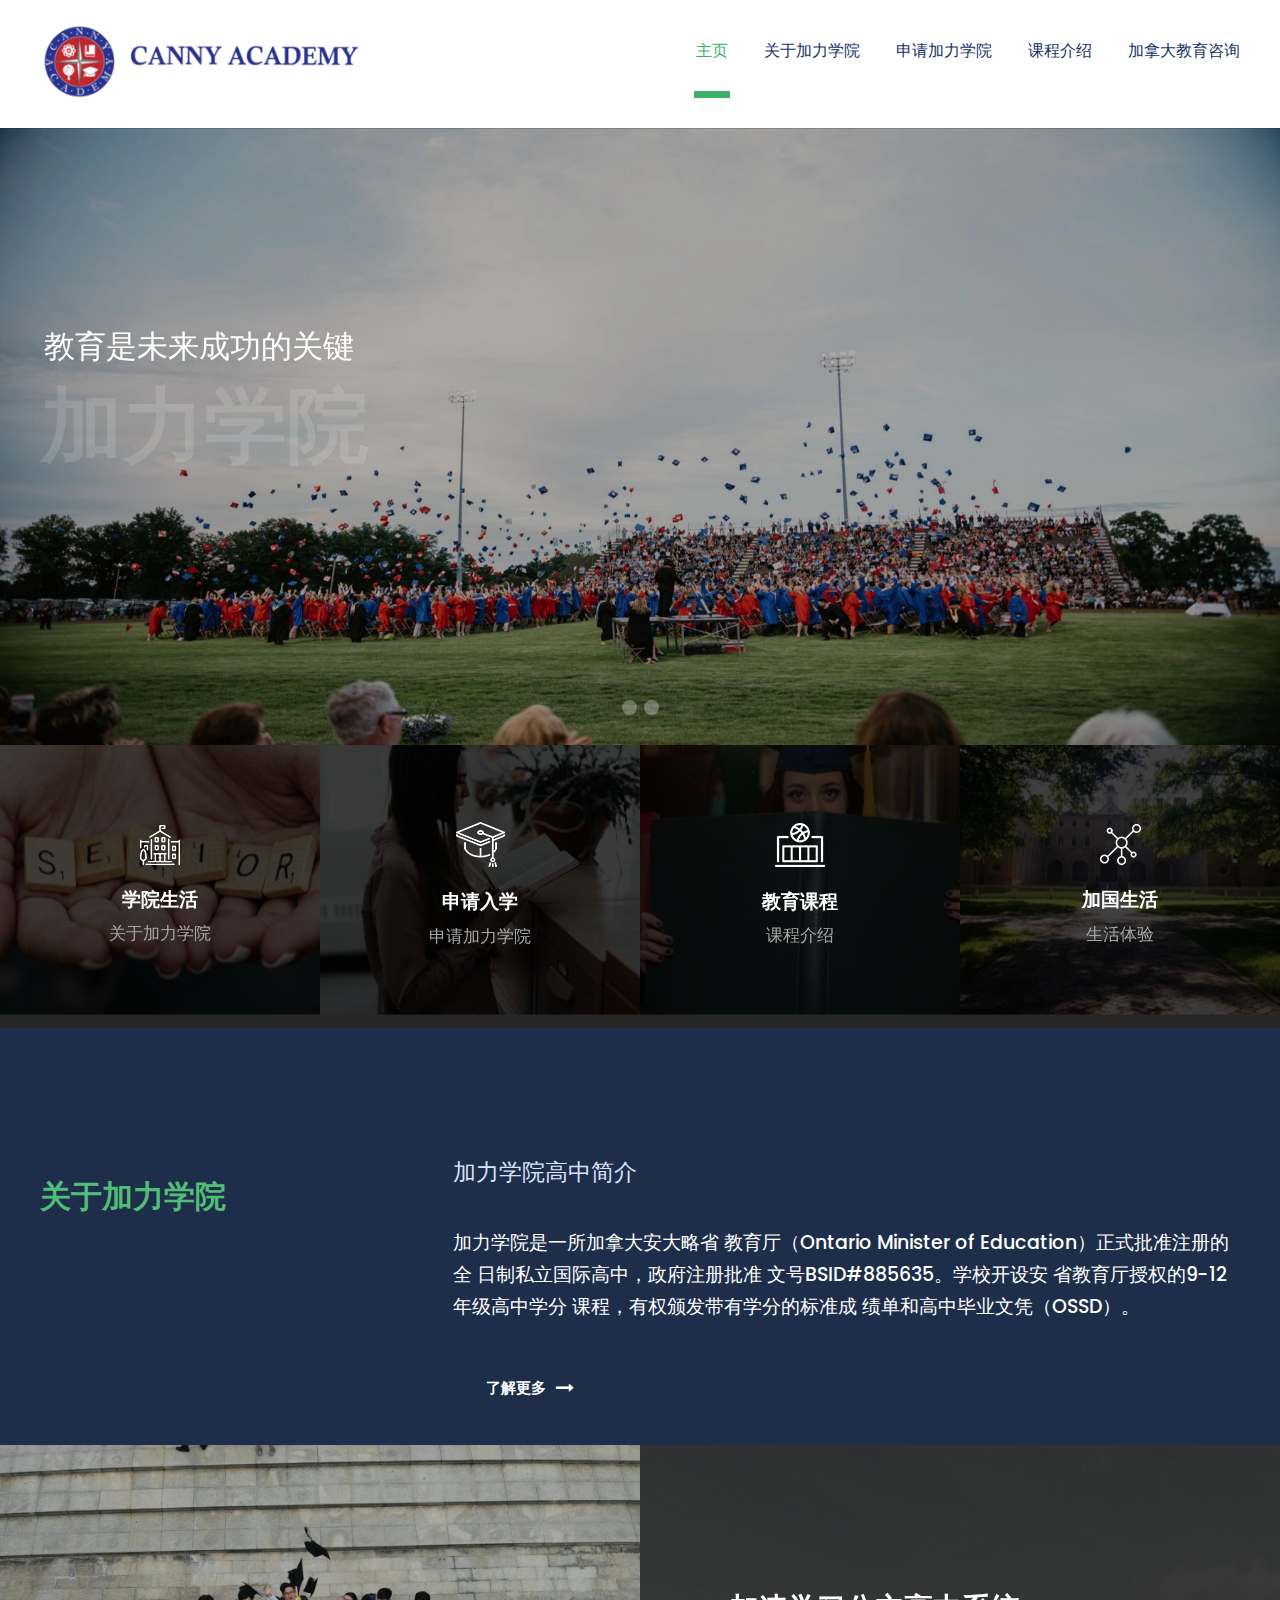
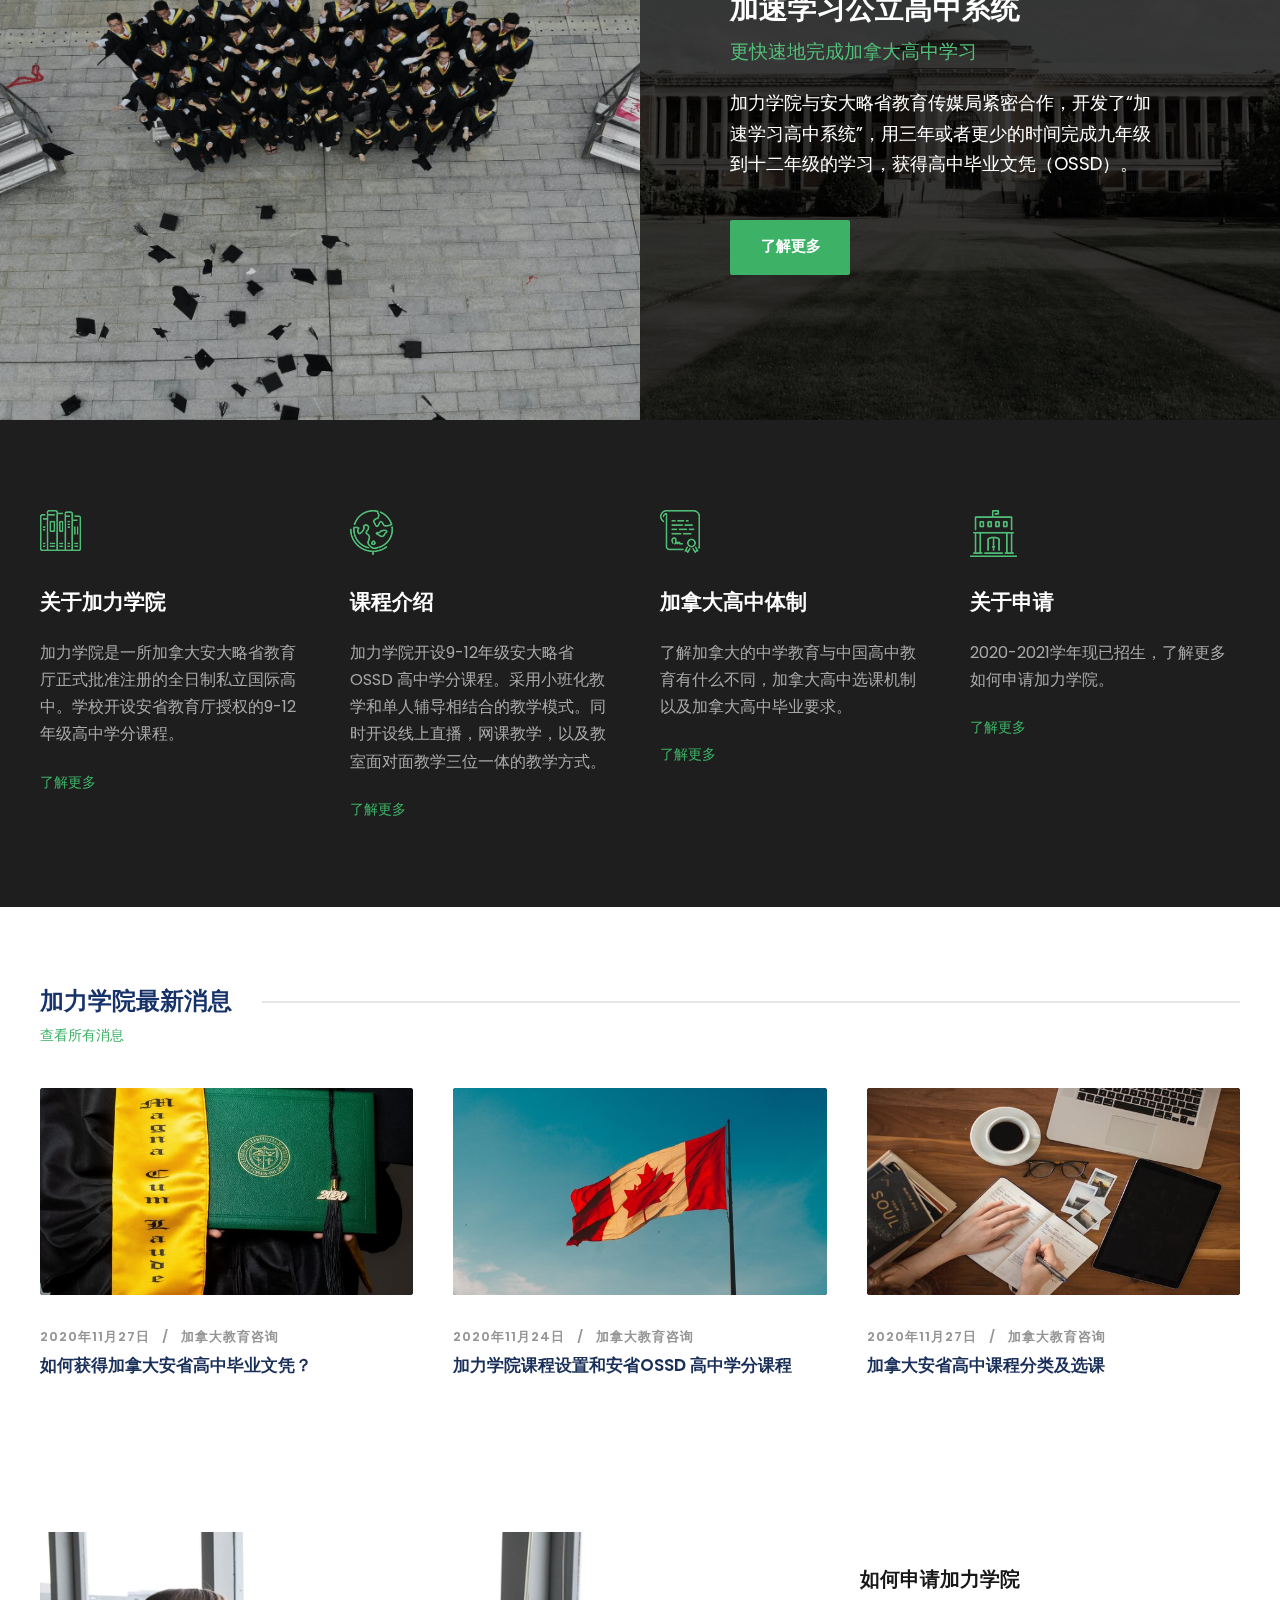
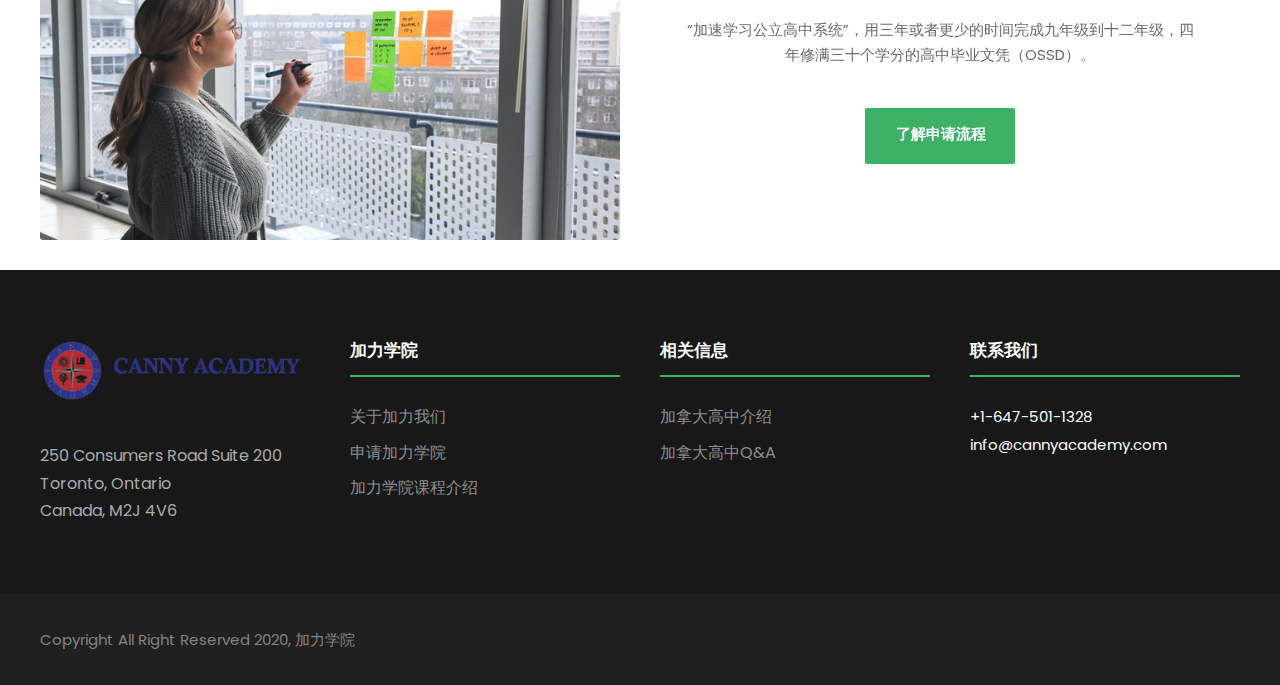
<file: index.html>
<!DOCTYPE html>
<html lang="en-US" class="no-js">

<head>
  <meta charset="UTF-8">
  <meta name="viewport" content="width=device-width, initial-scale=1">

  <title>Canny Academy</title>

  <link rel='stylesheet' href='plugins/goodlayers-core/plugins/combine/style.css' type='text/css' media='all' />
  <link rel='stylesheet' href='plugins/goodlayers-core/include/css/page-builder.css' type='text/css' media='all' />
  <link rel='stylesheet' href='plugins/revslider/public/assets/css/settings.css' type='text/css' media='all' />
  <link rel='stylesheet' href='css/style-core.css' type='text/css' media='all' />
  <link rel='stylesheet' href='css/kingster-style-custom.css' type='text/css' media='all' />

  <link href="https://fonts.googleapis.com/css?family=Playfair+Display:700%2C400" rel="stylesheet" property="stylesheet" type="text/css" media="all">
  <link rel='stylesheet'
    href='https://fonts.googleapis.com/css?family=Poppins%3A100%2C100italic%2C200%2C200italic%2C300%2C300italic%2Cregular%2Citalic%2C500%2C500italic%2C600%2C600italic%2C700%2C700italic%2C800%2C800italic%2C900%2C900italic%7CABeeZee%3Aregular%2Citalic&amp;subset=latin%2Clatin-ext%2Cdevanagari&amp;ver=5.0.3'
    type='text/css' media='all' />

</head>

<body class="home page-template-default page page-id-2039 gdlr-core-body woocommerce-no-js tribe-no-js kingster-body kingster-body-front kingster-full  kingster-with-sticky-navigation  kingster-blockquote-style-1 gdlr-core-link-to-lightbox">
  <!-- mobile starts -->
  <div class="kingster-mobile-header-wrap">
    <div class="kingster-mobile-header kingster-header-background kingster-style-slide kingster-sticky-mobile-navigation " id="kingster-mobile-header">
      <div class="kingster-mobile-header-container kingster-container clearfix">
        <div class="kingster-logo  kingster-item-pdlr">
          <div class="kingster-logo-inner">
            <a class="" href="index.html">

              <img src="custom-image/logo.png" alt="" />
            </a>
          </div>
        </div>
        <div class="kingster-mobile-menu-right">

          <div class="kingster-mobile-menu"><a class="kingster-mm-menu-button kingster-mobile-menu-button kingster-mobile-button-hamburger" href="#kingster-mobile-menu"><span></span></a>
            <div class="kingster-mm-menu-wrap kingster-navigation-font" id="kingster-mobile-menu" data-slide="right">
              <ul id="menu-main-navigation" class="m-menu">
                <li class="menu-item menu-item-home current-menu-item menu-item-has-children"><a href="index.html">首页</a>

                </li>
                <li class="menu-item menu-item-has-children"><a href="about-us.html">关于加力学院</a>

                </li>
                <li class="menu-item menu-item-has-children"><a href="apply-to-canny.html">申请加力学院</a>

                </li>
                <li class="menu-item menu-item-has-children"><a href="courses.html">课程介绍</a>

                </li>
                <li class="menu-item menu-item-has-children"><a href="canadian-high-school.html">加拿大教育咨询</a>

                </li>
              </ul>
            </div>
          </div>
        </div>
      </div>
    </div>
  </div>
  <!-- mobile ends -->

  <div class="kingster-body-outer-wrapper ">
    <div class="kingster-body-wrapper clearfix  kingster-with-frame">

      <header class="kingster-header-wrap kingster-header-style-plain  kingster-style-menu-right kingster-sticky-navigation kingster-style-fixed" data-navigation-offset="75px">
        <div class="kingster-header-background"></div>
        <div class="kingster-header-container  kingster-container">
          <div class="kingster-header-container-inner clearfix">
            <div class="kingster-logo  kingster-item-pdlr">
              <div class="kingster-logo-inner">
                <a class="" href="index.html">

                  <img src="custom-image/logo.png" alt="" />
                </a>
              </div>
            </div>
            <div class="kingster-navigation kingster-item-pdlr clearfix ">
              <div class="kingster-main-menu" id="kingster-main-menu">
                <ul id="menu-main-navigation-1" class="sf-menu">
                  <li class="menu-item menu-item-home current-menu-item menu-item-has-children kingster-normal-menu"><a href="index.html" class="sf-with-ul-pre">主页</a>

                  </li>
                  <li class="menu-item menu-item-has-children kingster-normal-menu"><a href="about-us.html" class="sf-with-ul-pre">关于加力学院</a>

                  </li>

                  <li class="menu-item menu-item-has-children kingster-normal-menu"><a href="apply-to-canny.html" class="sf-with-ul-pre">申请加力学院</a>

                  </li>
                  <li class="menu-item menu-item-has-children kingster-normal-menu"><a href="courses.html" class="sf-with-ul-pre">课程介绍</a>

                  </li>
                  <li class="menu-item menu-item-has-children kingster-normal-menu"><a href="canadian-high-school.html" class="sf-with-ul-pre">加拿大教育咨询</a>
                  </li>

                </ul>
                <div class="kingster-navigation-slide-bar" id="kingster-navigation-slide-bar"></div>
              </div>

            </div>
          </div>
        </div>
      </header>
      <div class="kingster-page-wrapper" id="kingster-page-wrapper">
        <div class="gdlr-core-page-builder-body">
          <div class="gdlr-core-pbf-wrapper " style="padding: 0px 0px 0px 0px;">
            <div class="gdlr-core-pbf-background-wrap" style="background-color: #191919 ;"></div>
            <div class="gdlr-core-pbf-wrapper-content gdlr-core-js ">
              <div class="gdlr-core-pbf-wrapper-container clearfix gdlr-core-pbf-wrapper-full-no-space">
                <div class="gdlr-core-pbf-element">
                  <div class="gdlr-core-revolution-slider-item gdlr-core-item-pdlr gdlr-core-item-pdb " style="padding-bottom: 0px ;">
                    <link href="https://fonts.googleapis.com/css?family=Playfair+Display:700%2C400%7COpen+Sans:600" rel="stylesheet" property="stylesheet" type="text/css" media="all">
                    <div id="rev_slider_2_1_wrapper" class="rev_slider_wrapper fullwidthbanner-container" data-source="gallery" style="margin:0px auto;background:transparent;padding:0px;margin-top:0px;margin-bottom:0px;">
                      <div id="rev_slider_2_1" class="rev_slider fullwidthabanner" style="display:none;" data-version="5.4.8">
                        <ul>
                          <li data-index="rs-5" data-transition="fade" data-slotamount="default" data-hideafterloop="0" data-hideslideonmobile="off" data-easein="default" data-easeout="default" data-masterspeed="300"
                            data-thumb="upload/slider-hp2-1-100x50.jpg" data-rotate="0" data-saveperformance="off" data-title="Slide" data-param1="" data-param2="" data-param3="" data-param4="" data-param5="" data-param6="" data-param7=""
                            data-param8="" data-param9="" data-param10="" data-description=""> <img src="custom-image/index-front-1800x958.jpg" alt="" title="slider-hp2-1" width="1800" height="958" data-bgposition="center center" data-bgfit="cover"
                              data-bgrepeat="no-repeat" class="rev-slidebg" data-no-retina>
                            <div class="tp-caption   tp-resizeme" id="slide-5-layer-1" data-x="48" data-y="center" data-voffset="-96" data-width="['auto']" data-height="['auto']" data-type="text" data-responsive_offset="on"
                              data-frames='[{"delay":10,"speed":300,"frame":"0","from":"x:-50px;opacity:0;","to":"o:1;","ease":"Power3.easeInOut"},{"delay":"wait","speed":300,"frame":"999","to":"opacity:0;","ease":"Power3.easeInOut"}]'
                              data-textAlign="['inherit','inherit','inherit','inherit']" data-paddingtop="[0,0,0,0]" data-paddingright="[0,0,0,0]" data-paddingbottom="[0,0,0,0]" data-paddingleft="[0,0,0,0]"
                              style="z-index: 5; white-space: nowrap; font-size: 33px; line-height: 33px; font-weight: 300; color: #ffffff; letter-spacing: 0px;font-family:Poppins;">教育是未来成功的关键</div>
                            <div class="tp-caption   tp-resizeme" id="slide-5-layer-2" data-x="45" data-y="center" data-voffset="-17" data-width="['auto']" data-height="['auto']" data-type="text" data-responsive_offset="on"
                              data-frames='[{"delay":360,"speed":300,"frame":"0","from":"opacity:0;","to":"o:1;","ease":"Power3.easeInOut"},{"delay":"wait","speed":300,"frame":"999","to":"opacity:0;","ease":"Power3.easeInOut"}]'
                              data-textAlign="['inherit','inherit','inherit','inherit']" data-paddingtop="[0,0,0,0]" data-paddingright="[0,0,0,0]" data-paddingbottom="[0,0,0,0]" data-paddingleft="[0,0,0,0]"
                              style="z-index: 6; white-space: nowrap; font-size: 88px; line-height: 88px; font-weight: 700; color: #ffffff; letter-spacing: 0px;font-family:Playfair Display;">加力学院</div>
                            <div class="tp-caption   tp-resizeme" id="slide-5-layer-3" data-x="340" data-y="center" data-voffset="-16" data-width="['auto']" data-height="['auto']" data-type="text" data-responsive_offset="on"
                              data-frames='[{"delay":360,"speed":300,"frame":"0","from":"opacity:0;","to":"o:1;","ease":"Power3.easeInOut"},{"delay":"wait","speed":300,"frame":"999","to":"opacity:0;","ease":"Power3.easeInOut"}]'
                              data-textAlign="['inherit','inherit','inherit','inherit']" data-paddingtop="[0,0,0,0]" data-paddingright="[0,0,0,0]" data-paddingbottom="[0,0,0,0]" data-paddingleft="[0,0,0,0]"
                              style="z-index: 7; white-space: nowrap; font-size: 88px; line-height: 88px; font-weight: 400; color: #ffffff; letter-spacing: 0px;font-family:Playfair Display;"></div>
                            <!-- set this field empty so i dont have to worry about the field distance -->
                            <div class="tp-caption rev-btn rev-hiddenicon " id="slide-5-layer-6" data-x="46" data-y="center" data-voffset="97" data-width="['auto']" data-height="['auto']" data-type="button" data-responsive_offset="on"
                              data-frames='[{"delay":660,"speed":300,"frame":"0","from":"x:-50px;opacity:0;","to":"o:1;","ease":"Power3.easeInOut"},{"delay":"wait","speed":300,"frame":"999","to":"opacity:0;","ease":"Power3.easeInOut"},{"frame":"hover","speed":"0","ease":"Linear.easeNone","to":"o:1;rX:0;rY:0;rZ:0;z:0;","style":"c:rgba(0,0,0,1);bg:rgba(255,255,255,1);bw:0 0 0 5px;"}]'
                              data-textAlign="['inherit','inherit','inherit','inherit']" data-paddingtop="[19,19,19,19]" data-paddingright="[21,21,21,21]" data-paddingbottom="[19,19,19,19]" data-paddingleft="[21,21,21,21]"
                              style="z-index: 8; white-space: nowrap; font-size: 17px; line-height: 16px; font-weight: 600; color: #2d2d2d; letter-spacing: 0px;font-family:Poppins;background-color:rgb(255,255,255);border-color:rgb(61,177,102);border-style:solid;border-width:0px 0px 0px 5px;outline:none;box-shadow:none;box-sizing:border-box;-moz-box-sizing:border-box;-webkit-box-sizing:border-box;cursor:pointer;"><a href='about-us.html'>了解更多
                              </a>
                            </div>
                          </li>

                          <li data-index="rs-8" data-transition="fade" data-slotamount="default" data-hideafterloop="0" data-hideslideonmobile="off" data-easein="default" data-easeout="default" data-masterspeed="300"
                            data-thumb="upload/slider-hp2-4-100x50.jpg" data-rotate="0" data-saveperformance="off" data-title="Slide" data-param1="" data-param2="" data-param3="" data-param4="" data-param5="" data-param6="" data-param7=""
                            data-param8="" data-param9="" data-param10="" data-description=""> <img src="custom-image/index-front-1800x958.jpg" alt="" title="slider-hp2-4" width="1800" height="958" data-bgposition="center center" data-bgfit="cover"
                              data-bgrepeat="no-repeat" class="rev-slidebg" data-no-retina>
                            <div class="tp-caption   tp-resizeme" id="slide-8-layer-1" data-x="center" data-hoffset="" data-y="center" data-voffset="106" data-width="['auto']" data-height="['auto']" data-type="text" data-responsive_offset="on"
                              data-frames='[{"delay":10,"speed":300,"frame":"0","from":"x:-50px;opacity:0;","to":"o:1;","ease":"Power3.easeInOut"},{"delay":"wait","speed":300,"frame":"999","to":"opacity:0;","ease":"Power3.easeInOut"}]'
                              data-textAlign="['inherit','inherit','inherit','inherit']" data-paddingtop="[0,0,0,0]" data-paddingright="[0,0,0,0]" data-paddingbottom="[0,0,0,0]" data-paddingleft="[0,0,0,0]"
                              style="z-index: 5; white-space: nowrap; font-size: 32px; line-height: 33px; font-weight: 300; color: #ffffff; letter-spacing: 0px;font-family:Poppins;">教育是未来成功的关键</div>
                            <div class="tp-caption tp-shape tp-shapewrapper  tp-resizeme" id="slide-8-layer-8" data-x="center" data-hoffset="" data-y="center" data-voffset="-2" data-width="['500']" data-height="['114']" data-type="shape"
                              data-responsive_offset="on"
                              data-frames='[{"delay":10,"speed":300,"frame":"0","from":"opacity:0;","to":"o:1;","ease":"Power3.easeInOut"},{"delay":"wait","speed":300,"frame":"999","to":"opacity:0;","ease":"Power3.easeInOut"}]'
                              data-textAlign="['inherit','inherit','inherit','inherit']" data-paddingtop="[0,0,0,0]" data-paddingright="[0,0,0,0]" data-paddingbottom="[0,0,0,0]" data-paddingleft="[0,0,0,0]"
                              style="z-index: 6;background-color:rgba(61,177,102,0.87);"></div>
                            <div class="tp-caption   tp-resizeme" id="slide-8-layer-2" data-x="center" data-hoffset="0" data-y="center" data-voffset="-10" data-width="['auto']" data-height="['auto']" data-type="text" data-responsive_offset="on"
                              data-frames='[{"delay":360,"speed":300,"frame":"0","from":"opacity:0;","to":"o:1;","ease":"Power3.easeInOut"},{"delay":"wait","speed":300,"frame":"999","to":"opacity:0;","ease":"Power3.easeInOut"}]'
                              data-textAlign="['inherit','inherit','inherit','inherit']" data-paddingtop="[0,0,0,0]" data-paddingright="[0,0,0,0]" data-paddingbottom="[0,0,0,0]" data-paddingleft="[0,0,0,0]"
                              style="z-index: 7; white-space: nowrap; font-size: 80px; line-height: 80px; font-weight: 700; color: #ffffff; letter-spacing: 0px;font-family:Playfair Display;">加力学院</div>
                            <div class="tp-caption   tp-resizeme" id="slide-8-layer-14" data-x="center" data-hoffset="150" data-y="center" data-voffset="-9" data-width="['auto']" data-height="['auto']" data-type="text" data-responsive_offset="on"
                              data-frames='[{"delay":360,"speed":300,"frame":"0","from":"opacity:0;","to":"o:1;","ease":"Power3.easeInOut"},{"delay":"wait","speed":300,"frame":"999","to":"opacity:0;","ease":"Power3.easeInOut"}]'
                              data-textAlign="['inherit','inherit','inherit','inherit']" data-paddingtop="[0,0,0,0]" data-paddingright="[0,0,0,0]" data-paddingbottom="[0,0,0,0]" data-paddingleft="[0,0,0,0]"
                              style="z-index: 8; white-space: nowrap; font-size: 80px; line-height: 80px; font-weight: 400; color: #ffffff; letter-spacing: 0px;font-family:Playfair Display;"></div>
                          </li>
                        </ul>
                        <div class="tp-bannertimer tp-bottom" style="visibility: hidden !important;"></div>
                      </div>
                    </div>
                  </div>
                </div>
              </div>
            </div>
          </div>
          <div class="gdlr-core-pbf-wrapper " style="padding: 0px 0px 0px 0px;">
            <div class="gdlr-core-pbf-background-wrap" style="background-color: #262626 ;"></div>
            <div class="gdlr-core-pbf-wrapper-content gdlr-core-js ">
              <div class="gdlr-core-pbf-wrapper-container clearfix gdlr-core-pbf-wrapper-full-no-space">
                <div class="gdlr-core-pbf-column gdlr-core-column-15 gdlr-core-column-first" data-skin="Column White">
                  <div class="gdlr-core-pbf-column-content-margin gdlr-core-js  slider-link-1" style="padding: 70px 0px 70px 0px;" data-sync-height="column-height" data-sync-height-center>
                    <div class="gdlr-core-pbf-background-wrap">
                      <div class="gdlr-core-pbf-background gdlr-core-parallax gdlr-core-js" style="background-image: url(custom-image/1-568x400.jpg) ;background-size: cover ;background-position: center ;" data-parallax-speed="0.1"></div>
                    </div>
                    <div class="gdlr-core-pbf-column-content clearfix gdlr-core-js  gdlr-core-sync-height-content">
                      <div class="gdlr-core-pbf-element">
                        <div class="gdlr-core-column-service-item gdlr-core-item-pdb  gdlr-core-center-align gdlr-core-with-caption gdlr-core-item-pdlr" style="padding-bottom: 0px;">
                          <div class="gdlr-core-column-service-media gdlr-core-media-image" style="margin-bottom: 20px;"><img src="upload/hp2-col-1-icon.png" alt="" width="40" height="40" title="hp2-col-1-icon" /></div>
                          <div class="gdlr-core-column-service-content-wrapper">
                            <div class="gdlr-core-column-service-title-wrap">
                              <h3 class="gdlr-core-column-service-title gdlr-core-skin-title" style="font-size: 19px ;font-weight: 700 ;letter-spacing: 0px ;text-transform: none ;">学院生活</h3>
                              <div class="gdlr-core-column-service-caption gdlr-core-info-font gdlr-core-skin-caption" style="font-size: 17px ;font-weight: 500 ;font-style: normal ;">关于加力学院</div>
                            </div>
                          </div>
                        </div>
                      </div>
                    </div>
                    <a class="gdlr-core-pbf-column-link" href="about-us.html" target="_self"></a>
                  </div>
                </div>
                <div class="gdlr-core-pbf-column gdlr-core-column-15" data-skin="Column White">
                  <div class="gdlr-core-pbf-column-content-margin gdlr-core-js  slider-link-2" style="padding: 70px 0px 70px 0px;" data-sync-height="column-height" data-sync-height-center>
                    <div class="gdlr-core-pbf-background-wrap">
                      <div class="gdlr-core-pbf-background gdlr-core-parallax gdlr-core-js" style="background-image: url(custom-image/2-568x400.jpg) ;background-size: cover ;background-position: center ;" data-parallax-speed="0.1"></div>
                    </div>
                    <div class="gdlr-core-pbf-column-content clearfix gdlr-core-js  gdlr-core-sync-height-content">
                      <div class="gdlr-core-pbf-element">
                        <div class="gdlr-core-column-service-item gdlr-core-item-pdb  gdlr-core-center-align gdlr-core-with-caption gdlr-core-item-pdlr" style="padding-bottom: 0px;">
                          <div class="gdlr-core-column-service-media gdlr-core-media-image" style="margin-bottom: 20px;"><img src="upload/hp2-col-2-icon.png" alt="" width="49" height="45" title="hp2-col-2-icon" /></div>
                          <div class="gdlr-core-column-service-content-wrapper">
                            <div class="gdlr-core-column-service-title-wrap">
                              <h3 class="gdlr-core-column-service-title gdlr-core-skin-title" style="font-size: 19px ;font-weight: 700 ;letter-spacing: 0px ;text-transform: none ;">申请入学</h3>
                              <div class="gdlr-core-column-service-caption gdlr-core-info-font gdlr-core-skin-caption" style="font-size: 17px ;font-weight: 500 ;font-style: normal ;">申请加力学院</div>
                            </div>
                          </div>
                        </div>
                      </div>
                    </div>
                    <a class="gdlr-core-pbf-column-link" href="/apply-to-canny.html" target="_self"></a>
                  </div>
                </div>
                <div class="gdlr-core-pbf-column gdlr-core-column-15" data-skin="Column White">
                  <div class="gdlr-core-pbf-column-content-margin gdlr-core-js  slider-link-3" style="padding: 70px 0px 70px 0px;" data-sync-height="column-height" data-sync-height-center>
                    <div class="gdlr-core-pbf-background-wrap">
                      <div class="gdlr-core-pbf-background gdlr-core-parallax gdlr-core-js" style="background-image: url(custom-image/3-568x400.jpg) ;background-size: cover ;background-position: center ;" data-parallax-speed="0.1"></div>
                    </div>
                    <div class="gdlr-core-pbf-column-content clearfix gdlr-core-js  gdlr-core-sync-height-content">
                      <div class="gdlr-core-pbf-element">
                        <div class="gdlr-core-column-service-item gdlr-core-item-pdb  gdlr-core-center-align gdlr-core-with-caption gdlr-core-item-pdlr" style="padding-bottom: 0px;">
                          <div class="gdlr-core-column-service-media gdlr-core-media-image" style="margin-bottom: 20px;"><img src="upload/hp2-col-3-icon.png" alt="" width="50" height="44" title="hp2-col-3-icon" /></div>
                          <div class="gdlr-core-column-service-content-wrapper">
                            <div class="gdlr-core-column-service-title-wrap">
                              <h3 class="gdlr-core-column-service-title gdlr-core-skin-title" style="font-size: 19px ;font-weight: 700 ;letter-spacing: 0px ;text-transform: none ;">教育课程</h3>
                              <div class="gdlr-core-column-service-caption gdlr-core-info-font gdlr-core-skin-caption" style="font-size: 17px ;font-weight: 500 ;font-style: normal ;">课程介绍</div>
                            </div>
                          </div>
                        </div>
                      </div>
                    </div>
                    <a class="gdlr-core-pbf-column-link" href="#" target="_self"></a>
                  </div>
                </div>
                <div class="gdlr-core-pbf-column gdlr-core-column-15" data-skin="Column White">
                  <div class="gdlr-core-pbf-column-content-margin gdlr-core-js  slider-link-4" style="padding: 70px 0px 70px 0px;" data-sync-height="column-height" data-sync-height-center>
                    <div class="gdlr-core-pbf-background-wrap">
                      <div class="gdlr-core-pbf-background gdlr-core-parallax gdlr-core-js" style="background-image: url(custom-image/4-568x400.jpg) ;background-size: cover ;background-position: center ;" data-parallax-speed="0.1"></div>
                    </div>
                    <div class="gdlr-core-pbf-column-content clearfix gdlr-core-js  gdlr-core-sync-height-content">
                      <div class="gdlr-core-pbf-element">
                        <div class="gdlr-core-column-service-item gdlr-core-item-pdb  gdlr-core-center-align gdlr-core-with-caption gdlr-core-item-pdlr" style="padding-bottom: 0px;">
                          <div class="gdlr-core-column-service-media gdlr-core-media-image" style="margin-bottom: 20px;"><img src="upload/hp2-col-4-icon.png" alt="" width="41" height="41" title="hp2-col-4-icon" /></div>
                          <div class="gdlr-core-column-service-content-wrapper">
                            <div class="gdlr-core-column-service-title-wrap">
                              <h3 class="gdlr-core-column-service-title gdlr-core-skin-title" style="font-size: 19px ;font-weight: 700 ;letter-spacing: 0px ;text-transform: none ;">加国生活</h3>
                              <div class="gdlr-core-column-service-caption gdlr-core-info-font gdlr-core-skin-caption" style="font-size: 17px ;font-weight: 500 ;font-style: normal ;">生活体验</div>
                            </div>
                          </div>
                        </div>
                      </div>
                    </div>
                    <a class="gdlr-core-pbf-column-link" href="#" target="_self"></a>
                  </div>
                </div>
              </div>
            </div>
          </div>
          <div class="gdlr-core-pbf-wrapper " style="padding: 125px 0px 0px 0px;">
            <div class="gdlr-core-pbf-background-wrap" style="background-color: #1e2d49 ;"></div>
            <div class="gdlr-core-pbf-wrapper-content gdlr-core-js ">
              <div class="gdlr-core-pbf-wrapper-container clearfix gdlr-core-container">
                <div class="gdlr-core-pbf-column gdlr-core-column-20 gdlr-core-column-first">
                  <div class="gdlr-core-pbf-column-content-margin gdlr-core-js ">
                    <div class="gdlr-core-pbf-column-content clearfix gdlr-core-js ">
                      <div class="gdlr-core-pbf-element">
                        <div class="gdlr-core-image-item gdlr-core-item-pdlr gdlr-core-item-pdb  gdlr-core-left-align" style="padding-bottom: 20px ;">
                          <div class="gdlr-core-image-item-wrap gdlr-core-media-image  gdlr-core-image-item-style-rectangle" style="border-width: 0px;">

                            <!-- <img src="custom-image/logo-white.png" alt="" width="262" height="35" title="logo-white" /> -->
                          </div>
                        </div>
                      </div>
                      <div class="gdlr-core-pbf-element">
                        <div class="gdlr-core-title-item gdlr-core-item-pdb clearfix  gdlr-core-left-align gdlr-core-title-item-caption-bottom gdlr-core-item-pdlr" style="padding-bottom: 20px ;">
                          <div class="gdlr-core-title-item-title-wrap clearfix">
                            <h3 class="gdlr-core-title-item-title gdlr-core-skin-title " style="font-size: 31px ;font-weight: 600 ;letter-spacing: 0px ;text-transform: none ;color: #51be78 ;">关于加力学院</h3>
                          </div>
                        </div>
                      </div>
                    </div>
                  </div>
                </div>
                <div class="gdlr-core-pbf-column gdlr-core-column-40">
                  <div class="gdlr-core-pbf-column-content-margin gdlr-core-js ">
                    <div class="gdlr-core-pbf-column-content clearfix gdlr-core-js ">
                      <div class="gdlr-core-pbf-element">
                        <div class="gdlr-core-text-box-item gdlr-core-item-pdlr gdlr-core-item-pdb gdlr-core-left-align" style="padding-bottom: 15px ;">
                          <div class="gdlr-core-text-box-item-content" style="font-size: 23px ;text-transform: none ;color: #d8e3fb ;">
                            <p>加力学院高中简介</p>
                          </div>
                        </div>
                      </div>
                      <div class="gdlr-core-pbf-element">
                        <div class="gdlr-core-text-box-item gdlr-core-item-pdlr gdlr-core-item-pdb gdlr-core-left-align" style="padding-bottom: 15px ;">
                          <div class="gdlr-core-text-box-item-content" style="font-size: 19px ;font-weight: 500 ;text-transform: none ;color: #ffffff ;">
                            <p>加力学院是一所加拿大安大略省
                              教育厅（Ontario Minister of Education）正式批准注册的全
                              日制私立国际高中，政府注册批准
                              文号BSID#885635。学校开设安
                              省教育厅授权的9-12年级高中学分
                              课程，有权颁发带有学分的标准成
                              绩单和高中毕业文凭（OSSD）。</p>
                          </div>
                        </div>
                      </div>
                      <div class="gdlr-core-pbf-element">
                        <div class="gdlr-core-button-item gdlr-core-item-pdlr gdlr-core-item-pdb gdlr-core-left-align"><a class="gdlr-core-button  gdlr-core-button-transparent gdlr-core-button-no-border" href="about-us.html" id="gdlr-core-button-id-44682"><span
                              class="gdlr-core-content">了解更多</span><i class="gdlr-core-pos-right fa fa-long-arrow-right" style="font-size: 18px ;color: #ffffff ;"></i></a></div>
                      </div>
                    </div>
                  </div>
                </div>
              </div>
            </div>
          </div>

          <div class="gdlr-core-pbf-wrapper " style="padding: 0px 0px 0px 0px;">
            <div class="gdlr-core-pbf-background-wrap">
              <div class="gdlr-core-pbf-background gdlr-core-parallax gdlr-core-js" style="background-size: cover ;background-position: center ;" data-parallax-speed="0.8"></div>
            </div>
            <div class="gdlr-core-pbf-wrapper-content gdlr-core-js ">
              <div class="gdlr-core-pbf-wrapper-container clearfix gdlr-core-pbf-wrapper-full-no-space">
                <div class="gdlr-core-pbf-column gdlr-core-column-30 gdlr-core-column-first">
                  <div class="gdlr-core-pbf-column-content-margin gdlr-core-js " style="min-height: 575px ;" data-sync-height="height-half">
                    <div class="gdlr-core-pbf-background-wrap">
                      <div class="gdlr-core-pbf-background gdlr-core-parallax gdlr-core-js" style="background-image: url(custom-image/1-2000x1335.jpg) ;background-size: cover ;background-position: center ;" data-parallax-speed="0"></div>
                    </div>
                    <div class="gdlr-core-pbf-column-content clearfix gdlr-core-js  gdlr-core-sync-height-content"></div>
                  </div>
                </div>
                <div class="gdlr-core-pbf-column gdlr-core-column-30">
                  <div class="gdlr-core-pbf-column-content-margin gdlr-core-js " style="padding: 80px 120px 55px 90px;" data-sync-height="height-half" data-sync-height-center>
                    <div class="gdlr-core-pbf-background-wrap">
                      <div class="gdlr-core-pbf-background gdlr-core-parallax gdlr-core-js" style="background-image: url(custom-image/1-1000x747.jpg) ;background-size: cover ;background-position: center ;" data-parallax-speed="0.1"></div>
                    </div>
                    <div class="gdlr-core-pbf-column-content clearfix gdlr-core-js  gdlr-core-sync-height-content">
                      <div class="gdlr-core-pbf-element">
                        <div class="gdlr-core-title-item gdlr-core-item-pdb clearfix  gdlr-core-left-align gdlr-core-title-item-caption-bottom gdlr-core-item-pdlr" style="padding-bottom: 20px ;">
                          <div class="gdlr-core-title-item-title-wrap clearfix">
                            <h3 class="gdlr-core-title-item-title gdlr-core-skin-title " style="font-size: 29px ;font-weight: 700 ;letter-spacing: 0px ;text-transform: none ;color: #ffffff ;">加速学习公立高中系统</h3>
                          </div>
                          <span class="gdlr-core-title-item-caption gdlr-core-info-font gdlr-core-skin-caption" style="font-size: 19px ;font-weight: 500 ;font-style: normal ;color: #51be78 ;">更快速地完成加拿大高中学习</span>
                        </div>
                      </div>
                      <div class="gdlr-core-pbf-element">
                        <div class="gdlr-core-text-box-item gdlr-core-item-pdlr gdlr-core-item-pdb gdlr-core-left-align" style="padding-bottom: 20px ;">
                          <div class="gdlr-core-text-box-item-content" style="font-size: 18px ;text-transform: none ;color: #ffffff ;">
                            <p>加力学院与安大略省教育传媒局紧密合作，开发了“加速学习高中系统”，用三年或者更少的时间完成九年级到十二年级的学习，获得高中毕业文凭（OSSD）。</p>
                          </div>
                        </div>
                      </div>
                      <div class="gdlr-core-pbf-element">
                        <div class="gdlr-core-button-item gdlr-core-item-pdlr gdlr-core-item-pdb gdlr-core-left-align" style="padding-bottom: 0px ;"><a class="gdlr-core-button  gdlr-core-button-solid gdlr-core-button-no-border" href="about-us.html"
                            style="font-size: 15px ;color: #ffffff ;padding: 12px 29px 17px 31px;text-transform: none ;border-radius: 2px;-moz-border-radius: 2px;-webkit-border-radius: 2px;"><span class="gdlr-core-content">了解更多</span></a></div>
                      </div>
                    </div>
                  </div>
                </div>
              </div>
            </div>
          </div>
          <div class="gdlr-core-pbf-wrapper " style="padding: 90px 0px 55px 0px;" data-skin="Column White">
            <div class="gdlr-core-pbf-background-wrap" style="background-color: #1e1e1e ;"></div>
            <div class="gdlr-core-pbf-wrapper-content gdlr-core-js ">
              <div class="gdlr-core-pbf-wrapper-container clearfix gdlr-core-container">
                <div class="gdlr-core-pbf-column gdlr-core-column-15 gdlr-core-column-first">
                  <div class="gdlr-core-pbf-column-content-margin gdlr-core-js ">
                    <div class="gdlr-core-pbf-column-content clearfix gdlr-core-js ">
                      <div class="gdlr-core-pbf-element">
                        <div class="gdlr-core-column-service-item gdlr-core-item-pdb  gdlr-core-left-align gdlr-core-column-service-icon-top gdlr-core-no-caption gdlr-core-item-pdlr" style="padding-bottom: 30px;">
                          <div class="gdlr-core-column-service-media gdlr-core-media-image" style="margin-bottom: 35px;"><img src="upload/col-icon-1.png" alt="" width="41" height="41" title="col-icon-1" /></div>
                          <div class="gdlr-core-column-service-content-wrapper">
                            <div class="gdlr-core-column-service-title-wrap">
                              <h3 class="gdlr-core-column-service-title gdlr-core-skin-title" style="font-size: 21px ;font-weight: 700 ;text-transform: none ;">关于加力学院</h3>
                            </div>
                            <div class="gdlr-core-column-service-content" style="font-size: 16px ;text-transform: none ;">
                              <p>加力学院是一所加拿大安大略省教育厅正式批准注册的全日制私立国际高中。学校开设安省教育厅授权的9-12年级高中学分课程。</p> <a class="gdlr-core-column-service-read-more gdlr-core-info-font" href="about-us.html" style="font-style: normal ;margin-top: 0px ;">了解更多</a>
                            </div>
                          </div>
                        </div>
                      </div>
                    </div>
                  </div>
                </div>
                <div class="gdlr-core-pbf-column gdlr-core-column-15">
                  <div class="gdlr-core-pbf-column-content-margin gdlr-core-js ">
                    <div class="gdlr-core-pbf-column-content clearfix gdlr-core-js ">
                      <div class="gdlr-core-pbf-element">
                        <div class="gdlr-core-column-service-item gdlr-core-item-pdb  gdlr-core-left-align gdlr-core-column-service-icon-top gdlr-core-no-caption gdlr-core-item-pdlr" style="padding-bottom: 30px;">
                          <div class="gdlr-core-column-service-media gdlr-core-media-image" style="margin-bottom: 31px;"><img src="upload/col-icon-2.png" alt="" width="43" height="45" title="col-icon-2" /></div>
                          <div class="gdlr-core-column-service-content-wrapper">
                            <div class="gdlr-core-column-service-title-wrap">
                              <h3 class="gdlr-core-column-service-title gdlr-core-skin-title" style="font-size: 21px ;font-weight: 700 ;text-transform: none ;">课程介绍</h3>
                            </div>
                            <div class="gdlr-core-column-service-content" style="font-size: 16px ;text-transform: none ;">
                              <p>加力学院开设9-12年级安大略省 OSSD 高中学分课程。采用小班化教学和单人辅导相结合的教学模式。同时开设线上直播，网课教学，以及教室面对面教学三位一体的教学方式。</p> <a class="gdlr-core-column-service-read-more gdlr-core-info-font" href="courses.html" style="font-style: normal ;margin-top: 0px ;">了解更多</a>
                            </div>
                          </div>
                        </div>
                      </div>
                    </div>
                  </div>
                </div>
                <div class="gdlr-core-pbf-column gdlr-core-column-15">
                  <div class="gdlr-core-pbf-column-content-margin gdlr-core-js ">
                    <div class="gdlr-core-pbf-column-content clearfix gdlr-core-js ">
                      <div class="gdlr-core-pbf-element">
                        <div class="gdlr-core-column-service-item gdlr-core-item-pdb  gdlr-core-left-align gdlr-core-column-service-icon-top gdlr-core-no-caption gdlr-core-item-pdlr" style="padding-bottom: 30px;">
                          <div class="gdlr-core-column-service-media gdlr-core-media-image" style="margin-bottom: 33px;"><img src="upload/col-icon-3.png" alt="" width="40" height="43" title="col-icon-3" /></div>
                          <div class="gdlr-core-column-service-content-wrapper">
                            <div class="gdlr-core-column-service-title-wrap">
                              <h3 class="gdlr-core-column-service-title gdlr-core-skin-title" style="font-size: 21px ;font-weight: 700 ;text-transform: none ;">加拿大高中体制</h3>
                            </div>
                            <div class="gdlr-core-column-service-content" style="font-size: 16px ;text-transform: none ;">
                              <p>了解加拿大的中学教育与中国高中教育有什么不同，加拿大高中选课机制以及加拿大高中毕业要求。</p> <a class="gdlr-core-column-service-read-more gdlr-core-info-font" href="canadian-high-school.html" style="font-style: normal ;margin-top: 0px ;">了解更多</a>
                            </div>
                          </div>
                        </div>
                      </div>
                    </div>
                  </div>
                </div>
                <div class="gdlr-core-pbf-column gdlr-core-column-15">
                  <div class="gdlr-core-pbf-column-content-margin gdlr-core-js ">
                    <div class="gdlr-core-pbf-column-content clearfix gdlr-core-js ">
                      <div class="gdlr-core-pbf-element">
                        <div class="gdlr-core-column-service-item gdlr-core-item-pdb  gdlr-core-left-align gdlr-core-column-service-icon-top gdlr-core-no-caption gdlr-core-item-pdlr" style="padding-bottom: 30px;">
                          <div class="gdlr-core-column-service-media gdlr-core-media-image" style="margin-bottom: 29px;"><img src="upload/col-icon-4.png" alt="" width="47" height="47" title="col-icon-4" /></div>
                          <div class="gdlr-core-column-service-content-wrapper">
                            <div class="gdlr-core-column-service-title-wrap">
                              <h3 class="gdlr-core-column-service-title gdlr-core-skin-title" style="font-size: 21px ;font-weight: 700 ;text-transform: none ;">关于申请</h3>
                            </div>
                            <div class="gdlr-core-column-service-content" style="font-size: 16px ;text-transform: none ;">
                              <p>2020-2021学年现已招生，了解更多如何申请加力学院。</p> <a class="gdlr-core-column-service-read-more gdlr-core-info-font" href="apply-to-canny.html"
                                style="font-style: normal ;margin-top: 0px ;">了解更多</a>
                            </div>
                          </div>
                        </div>
                      </div>
                    </div>
                  </div>
                </div>
              </div>
            </div>
          </div>
          <div class="gdlr-core-pbf-wrapper " style="padding: 80px 0px 30px 0px;" data-skin="Blut Title Column Service">
            <div class="gdlr-core-pbf-background-wrap"></div>
            <div class="gdlr-core-pbf-wrapper-content gdlr-core-js ">
              <div class="gdlr-core-pbf-wrapper-container clearfix gdlr-core-container">

                <div class="gdlr-core-pbf-element">
                  <div class="gdlr-core-blog-item gdlr-core-item-pdb clearfix  gdlr-core-style-blog-column" style="padding-bottom: 0px ;">
                    <div class="gdlr-core-block-item-title-wrap  gdlr-core-left-align gdlr-core-item-mglr" style="margin-bottom: 40px ;">
                      <div class="gdlr-core-block-item-title-inner clearfix">
                        <h3 class="gdlr-core-block-item-title" style="font-size: 24px ;font-style: normal ;text-transform: none ;letter-spacing: 0px ;color: #163269 ;">加力学院最新消息</h3>
                        <div class="gdlr-core-block-item-title-divider" style="font-size: 24px ;border-bottom-width: 2px ;"></div>
                      </div><a class="gdlr-core-block-item-read-more" href="canadian-high-school.html" target="_self" style="color: #3db166 ;">查看所有消息</a>
                    </div>
                    <div class="gdlr-core-blog-item-holder gdlr-core-js-2 clearfix" data-layout="fitrows">
                      <div class="gdlr-core-item-list  gdlr-core-item-pdlr gdlr-core-column-20 gdlr-core-column-first">
                        <div class="gdlr-core-blog-grid ">
                          <div class="gdlr-core-blog-thumbnail gdlr-core-media-image  gdlr-core-opacity-on-hover gdlr-core-zoom-on-hover">
                            <a href="#"><img src="custom-image/1-600x333.jpg" width="900" height="500" alt="" /></a>
                          </div>
                          <div class="gdlr-core-blog-grid-content-wrap">
                            <div class="gdlr-core-blog-info-wrapper gdlr-core-skin-divider"><span class="gdlr-core-blog-info gdlr-core-blog-info-font gdlr-core-skin-caption gdlr-core-blog-info-date"><a href="#">2020年11月27日</a></span><span
                                class="gdlr-core-blog-info gdlr-core-blog-info-font gdlr-core-skin-caption gdlr-core-blog-info-category"><a href="canadian-high-school.html" rel="tag">加拿大教育咨询</a></span></div>
                            <h3 class="gdlr-core-blog-title gdlr-core-skin-title" style="font-size: 17px ;font-weight: 600 ;letter-spacing: 0px ;"><a href="canadian-high-school.html">如何获得加拿大安省高中毕业文凭？</a></h3>
                          </div>
                        </div>
                      </div>
                      <div class="gdlr-core-item-list  gdlr-core-item-pdlr gdlr-core-column-20">
                        <div class="gdlr-core-blog-grid ">
                          <div class="gdlr-core-blog-thumbnail gdlr-core-media-image  gdlr-core-opacity-on-hover gdlr-core-zoom-on-hover">
                            <a href="canadian-high-school.html"><img src="custom-image/2-600x333.jpg" width="900" height="500" alt="" /></a>
                          </div>
                          <div class="gdlr-core-blog-grid-content-wrap">
                            <div class="gdlr-core-blog-info-wrapper gdlr-core-skin-divider"><span class="gdlr-core-blog-info gdlr-core-blog-info-font gdlr-core-skin-caption gdlr-core-blog-info-date"><a href="#">2020年11月24日</a></span><span
                                class="gdlr-core-blog-info gdlr-core-blog-info-font gdlr-core-skin-caption gdlr-core-blog-info-category"><a href="canadian-high-school.html" rel="tag">加拿大教育咨询</a></span></div>
                            <h3 class="gdlr-core-blog-title gdlr-core-skin-title" style="font-size: 17px ;font-weight: 600 ;letter-spacing: 0px ;"><a href="canadian-high-school.html">加力学院课程设置和安省OSSD 高中学分课程</a></h3>
                          </div>
                        </div>
                      </div>
                      <div class="gdlr-core-item-list  gdlr-core-item-pdlr gdlr-core-column-20">
                        <div class="gdlr-core-blog-grid ">
                          <div class="gdlr-core-blog-thumbnail gdlr-core-media-image  gdlr-core-opacity-on-hover gdlr-core-zoom-on-hover">
                            <a href="courses.html"><img src="custom-image/3-600x333.jpg" width="900" height="500" alt="" /></a>
                          </div>
                          <div class="gdlr-core-blog-grid-content-wrap">
                            <div class="gdlr-core-blog-info-wrapper gdlr-core-skin-divider"><span class="gdlr-core-blog-info gdlr-core-blog-info-font gdlr-core-skin-caption gdlr-core-blog-info-date"><a href="#">2020年11月27日</a></span><span
                                class="gdlr-core-blog-info gdlr-core-blog-info-font gdlr-core-skin-caption gdlr-core-blog-info-category"><a href="canadian-high-school.html" rel="tag">加拿大教育咨询</a></span></div>
                            <h3 class="gdlr-core-blog-title gdlr-core-skin-title" style="font-size: 17px ;font-weight: 600 ;letter-spacing: 0px ;"><a href="canadian-high-school.html">加拿大安省高中课程分类及选课</a></h3>
                          </div>
                        </div>
                      </div>
                    </div>
                  </div>
                </div>
              </div>
            </div>
          </div>

          <div class="gdlr-core-pbf-wrapper " style="padding: 0px 0px 0px 0px;">
            <div class="gdlr-core-pbf-background-wrap"></div>
            <div class="gdlr-core-pbf-wrapper-content gdlr-core-js ">
              <div class="gdlr-core-pbf-wrapper-container clearfix gdlr-core-container">
                <div class="gdlr-core-pbf-column gdlr-core-column-30 gdlr-core-column-first">
                  <div class="gdlr-core-pbf-column-content-margin gdlr-core-js " style="padding: 75px 0px 0px 0px;">
                    <div class="gdlr-core-pbf-column-content clearfix gdlr-core-js ">
                      <div class="gdlr-core-pbf-element">
                        <div class="gdlr-core-image-item gdlr-core-item-pdlr gdlr-core-item-pdb  gdlr-core-center-align">
                          <div class="gdlr-core-image-item-wrap gdlr-core-media-image  gdlr-core-image-item-style-round" style="border-width: 0px;"><img src="custom-image/1-700x372.jpg" width="700" height="372" alt="" /></div>
                        </div>
                      </div>

                    </div>
                  </div>
                </div>
                <div class="gdlr-core-pbf-column gdlr-core-column-30" data-skin="Newsletter HP 2">
                  <div class="gdlr-core-pbf-column-content-margin gdlr-core-js " style="margin: 0px 20px 0px 0px;padding: 110px 25px 20px 25px;">
                    <div class="gdlr-core-pbf-background-wrap">
                      <div class="gdlr-core-pbf-background gdlr-core-parallax gdlr-core-js" style="background-size: cover ;background-position: center ;" data-parallax-speed="0"></div>
                    </div>
                    <div class="gdlr-core-pbf-column-content clearfix gdlr-core-js ">
                      <div class="gdlr-core-pbf-element">

                      </div>
                      <div class="gdlr-core-pbf-element">
                        <div class="gdlr-core-title-item gdlr-core-item-pdb clearfix  gdlr-core-center-align gdlr-core-title-item-caption-bottom gdlr-core-item-pdlr" style="padding-bottom: 23px ;">
                          <div class="gdlr-core-title-item-title-wrap clearfix">
                            <h3 class="gdlr-core-title-item-title gdlr-core-skin-title " style="font-size: 20px ;font-weight: 700 ;letter-spacing: 0px ;text-transform: none ;color: #181818 ;">如何申请加力学院</h3>
                          </div>

                        </div>
                      </div>
                      <div class="gdlr-core-pbf-element">
                        <div class="gdlr-core-text-box-item gdlr-core-item-pdlr gdlr-core-item-pdb gdlr-core-center-align" style="padding-bottom: 20px ;">
                          <div class="gdlr-core-text-box-item-content" style="font-size: 15px ;text-transform: none ;color: #6c6c6c ;">
                            <p>“加速学习公立高中系统”，用三年或者更少的时间完成九年级到十二年级，四年修满三十个学分的高中毕业文凭（OSSD）。</p>
                          </div>
                        </div>
                      </div>
                      <div class="gdlr-core-pbf-element">
                        <div class="gdlr-core-newsletter-item gdlr-core-item-pdlr gdlr-core-item-pdb  gdlr-core-style-rectangle-full">

                          <div class="newsletter newsletter-subscription">

                            <div class="gdlr-core-newsletter-submit">
                              <div class="gdlr-core-pbf-element">
                                <div class="gdlr-core-button-item gdlr-core-item-pdlr gdlr-core-item-pdb gdlr-core-center-align" style="padding-bottom: 0px ;"><a class="gdlr-core-button  gdlr-core-button-solid gdlr-core-button-no-border" href="apply-to-canny.html"
                                    style="font-size: 15px ;color: #ffffff ;padding: 12px 29px 17px 31px;text-transform: none ;border-radius: 2px;-moz-border-radius: 2px;-webkit-border-radius: 2px;"><span class="gdlr-core-content">了解申请流程</span></a>
                                </div>
                              </div>
                            </div>
                          </div>
                        </div>
                      </div>
                    </div>
                  </div>
                </div>
              </div>
            </div>
          </div>

        </div>
      </div>
      <footer>
        <div class="kingster-footer-wrapper ">
          <div class="kingster-footer-container kingster-container clearfix">
            <div class="kingster-footer-column kingster-item-pdlr kingster-column-15">
              <div id="text-2" class="widget widget_text kingster-widget">
                <div class="textwidget">
                  <p>

                  <img src="custom-image/logo.png" alt="" />
                  <br /> <span class="gdlr-core-space-shortcode" style="margin-top: 5px ;"></span>
                  <br /> 250 Consumers Road Suite 200
                  <br /> Toronto, Ontario
                  <br /> Canada, M2J 4V6</p>

                </div>
              </div>
            </div>
            <div class="kingster-footer-column kingster-item-pdlr kingster-column-15">
              <div id="gdlr-core-custom-menu-widget-2" class="widget widget_gdlr-core-custom-menu-widget kingster-widget">
                <h3 class="kingster-widget-title">加力学院</h3><span class="clear"></span>
                <div class="menu-our-campus-container">
                  <ul id="menu-our-campus" class="gdlr-core-custom-menu-widget gdlr-core-menu-style-plain">
                    <li class="menu-item"><a href="about-us.html">关于加力我们</a></li>
                    <li class="menu-item"><a href="apply-to-canny.html">申请加力学院</a></li>
                    <li class="menu-item"><a href="courses.html">加力学院课程介绍</a></li>

                  </ul>
                </div>
              </div>
            </div>
            <div class="kingster-footer-column kingster-item-pdlr kingster-column-15">
              <div id="gdlr-core-custom-menu-widget-3" class="widget widget_gdlr-core-custom-menu-widget kingster-widget">
                <h3 class="kingster-widget-title">相关信息</h3><span class="clear"></span>
                <div class="menu-campus-life-container">
                  <ul id="menu-campus-life" class="gdlr-core-custom-menu-widget gdlr-core-menu-style-plain">
                    <li class="menu-item"><a href="canadian-high-school.html">加拿大高中介绍</a></li>
                    <li class="menu-item"><a href="canadian-high-school.html">加拿大高中Q&A</a></li>

                  </ul>
                </div>
              </div>
            </div>
            <div class="kingster-footer-column kingster-item-pdlr kingster-column-15">
              <div id="gdlr-core-custom-menu-widget-4" class="widget widget_gdlr-core-custom-menu-widget kingster-widget">
                <h3 class="kingster-widget-title">联系我们</h3><span class="clear"></span>
                <div class="menu-academics-container">
                  <span style="font-size: 15px; color: #ffffff;">+1-647-501-1328</span>
                  <br /> <a style="font-size: 15px; color: #ffffff;" href="">info@cannyacademy.com</a>
                </div>
              </div>
            </div>
          </div>
        </div>

        <div class="kingster-copyright-wrapper">
          <div class="kingster-copyright-container kingster-container clearfix">
            <div class="kingster-copyright-left kingster-item-pdlr">Copyright All Right Reserved 2020, 加力学院</div>
            <!-- <div class="kingster-copyright-right kingster-item-pdlr">
              <div class="gdlr-core-social-network-item gdlr-core-item-pdb  gdlr-core-none-align" style="padding-bottom: 0px ;">
                <a href="#" target="_blank" class="gdlr-core-social-network-icon" title="facebook">
                  <i class="fa fa-facebook"></i>
                </a>
                <a href="#" target="_blank" class="gdlr-core-social-network-icon" title="google-plus">
                  <i class="fa fa-google-plus"></i>
                </a>
                <a href="#" target="_blank" class="gdlr-core-social-network-icon" title="linkedin">
                  <i class="fa fa-linkedin"></i>
                </a>
                <a href="#" target="_blank" class="gdlr-core-social-network-icon" title="skype">
                  <i class="fa fa-skype"></i>
                </a>
                <a href="#" target="_blank" class="gdlr-core-social-network-icon" title="twitter">
                  <i class="fa fa-twitter"></i>
                </a>
                <a href="#" target="_blank" class="gdlr-core-social-network-icon" title="instagram">
                  <i class="fa fa-instagram"></i>
                </a>
              </div>
            </div> -->
          </div>
        </div>
      </footer>
    </div>
  </div>


  <script type='text/javascript' src='js/jquery/jquery.js'></script>
  <script type='text/javascript' src='js/jquery/jquery-migrate.min.js'></script>
  <script type='text/javascript' src='plugins/revslider/public/assets/js/jquery.themepunch.tools.min.js'></script>
  <script type='text/javascript' src='plugins/revslider/public/assets/js/jquery.themepunch.revolution.min.js'></script>
  <script type="text/javascript" src="plugins/revslider/public/assets/js/extensions/revolution.extension.slideanims.min.js"></script>
  <script type="text/javascript" src="plugins/revslider/public/assets/js/extensions/revolution.extension.layeranimation.min.js"></script>
  <script type="text/javascript" src="plugins/revslider/public/assets/js/extensions/revolution.extension.kenburn.min.js"></script>
  <script type="text/javascript" src="plugins/revslider/public/assets/js/extensions/revolution.extension.navigation.min.js"></script>
  <script type="text/javascript" src="plugins/revslider/public/assets/js/extensions/revolution.extension.parallax.min.js"></script>
  <script type="text/javascript" src="plugins/revslider/public/assets/js/extensions/revolution.extension.actions.min.js"></script>
  <script type="text/javascript" src="plugins/revslider/public/assets/js/extensions/revolution.extension.video.min.js"></script>

  <script type="text/javascript">
    /*<![CDATA[*/
    function setREVStartSize(e) {
      try {
        e.c = jQuery(e.c);
        var i = jQuery(window).width(),
          t = 9999,
          r = 0,
          n = 0,
          l = 0,
          f = 0,
          s = 0,
          h = 0;
        if (e.responsiveLevels && (jQuery.each(e.responsiveLevels, function(e, f) {
            f > i && (t = r = f, l = e), i > f && f > r && (r = f, n = e)
          }), t > r && (l = n)), f = e.gridheight[l] || e.gridheight[0] || e.gridheight, s = e.gridwidth[l] || e.gridwidth[0] || e.gridwidth, h = i / s, h = h > 1 ? 1 : h, f = Math.round(h * f), "fullscreen" == e.sliderLayout) {
          var u = (e.c.width(), jQuery(window).height());
          if (void 0 != e.fullScreenOffsetContainer) {
            var c = e.fullScreenOffsetContainer.split(",");
            if (c) jQuery.each(c, function(e, i) {
                u = jQuery(i).length > 0 ? u - jQuery(i).outerHeight(!0) : u
              }), e.fullScreenOffset.split("%").length > 1 && void 0 != e.fullScreenOffset && e.fullScreenOffset.length > 0 ? u -= jQuery(window).height() * parseInt(e.fullScreenOffset, 0) / 100 : void 0 != e.fullScreenOffset && e.fullScreenOffset
              .length > 0 && (u -= parseInt(e.fullScreenOffset, 0))
          }
          f = u
        } else void 0 != e.minHeight && f < e.minHeight && (f = e.minHeight);
        e.c.closest(".rev_slider_wrapper").css({
          height: f
        })
      } catch (d) {
        console.log("Failure at Presize of Slider:" + d)
      }
    }; /*]]>*/
  </script>
  <script>
    (function(body) {
      'use strict';
      body.className = body.className.replace(/\btribe-no-js\b/, 'tribe-js');
    })(document.body);
  </script>
  <script>
    var tribe_l10n_datatables = {
      "aria": {
        "sort_ascending": ": activate to sort column ascending",
        "sort_descending": ": activate to sort column descending"
      },
      "length_menu": "Show _MENU_ entries",
      "empty_table": "No data available in table",
      "info": "Showing _START_ to _END_ of _TOTAL_ entries",
      "info_empty": "Showing 0 to 0 of 0 entries",
      "info_filtered": "(filtered from _MAX_ total entries)",
      "zero_records": "No matching records found",
      "search": "Search:",
      "all_selected_text": "All items on this page were selected. ",
      "select_all_link": "Select all pages",
      "clear_selection": "Clear Selection.",
      "pagination": {
        "all": "All",
        "next": "Next",
        "previous": "Previous"
      },
      "select": {
        "rows": {
          "0": "",
          "_": ": Selected %d rows",
          "1": ": Selected 1 row"
        }
      },
      "datepicker": {
        "dayNames": ["Sunday", "Monday", "Tuesday", "Wednesday", "Thursday", "Friday", "Saturday"],
        "dayNamesShort": ["Sun", "Mon", "Tue", "Wed", "Thu", "Fri", "Sat"],
        "dayNamesMin": ["S", "M", "T", "W", "T", "F", "S"],
        "monthNames": ["January", "February", "March", "April", "May", "June", "July", "August", "September", "October", "November", "December"],
        "monthNamesShort": ["January", "February", "March", "April", "May", "June", "July", "August", "September", "October", "November", "December"],
        "monthNamesMin": ["Jan", "Feb", "Mar", "Apr", "May", "Jun", "Jul", "Aug", "Sep", "Oct", "Nov", "Dec"],
        "nextText": "Next",
        "prevText": "Prev",
        "currentText": "Today",
        "closeText": "Done",
        "today": "Today",
        "clear": "Clear"
      }
    };
    var tribe_system_info = {
      "sysinfo_optin_nonce": "a32c675aaa",
      "clipboard_btn_text": "Copy to clipboard",
      "clipboard_copied_text": "System info copied",
      "clipboard_fail_text": "Press \"Cmd + C\" to copy"
    };
  </script>

  <script type="text/javascript">
    /*<![CDATA[*/
    function revslider_showDoubleJqueryError(sliderID) {
      var errorMessage = "Revolution Slider Error: You have some jquery.js library include that comes after the revolution files js include.";
      errorMessage += "<br> This includes make eliminates the revolution slider libraries, and make it not work.";
      errorMessage += "<br><br> To fix it you can:<br>&nbsp;&nbsp;&nbsp; 1. In the Slider Settings -> Troubleshooting set option:  <strong><b>Put JS Includes To Body</b></strong> option to true.";
      errorMessage += "<br>&nbsp;&nbsp;&nbsp; 2. Find the double jquery.js include and remove it.";
      errorMessage = "<span style='font-size:16px;color:#BC0C06;'>" + errorMessage + "</span>";
      jQuery(sliderID).show().html(errorMessage);
    } /*]]>*/
  </script>

  <script type='text/javascript' src='plugins/goodlayers-core/plugins/combine/script.js'></script>
  <script type='text/javascript'>
    var gdlr_core_pbf = {
      "admin": "",
      "video": {
        "width": "640",
        "height": "360"
      },
      "ajax_url": "https:\/\/demo.goodlayers.com\/kingster\/wp-admin\/admin-ajax.php"
    };
  </script>
  <script type='text/javascript' src='plugins/goodlayers-core/include/js/page-builder.js'></script>



  <script type='text/javascript' src='js/jquery/ui/effect.min.js'></script>
  <script type='text/javascript'>
    var kingster_script_core = {
      "home_url": "https:\/\/demo.goodlayers.com\/kingster\/"
    };
  </script>
  <script type='text/javascript' src='js/plugins.min.js'></script>
  <script>
    /*<![CDATA[*/
    var htmlDiv = document.getElementById("rs-plugin-settings-inline-css");
    var htmlDivCss = "";
    if (htmlDiv) {
      htmlDiv.innerHTML = htmlDiv.innerHTML + htmlDivCss;
    } else {
      var htmlDiv = document.createElement("div");
      htmlDiv.innerHTML = "<style>" + htmlDivCss + "</style>";
      document.getElementsByTagName("head")[0].appendChild(htmlDiv.childNodes[0]);
    } /*]]>*/
  </script>
  <script type="text/javascript">
    /*<![CDATA[*/
    if (setREVStartSize !== undefined) setREVStartSize({
      c: '#rev_slider_2_1',
      gridwidth: [1380],
      gridheight: [665],
      sliderLayout: 'auto'
    });
    var revapi2, tpj;
    (function() {
      if (!/loaded|interactive|complete/.test(document.readyState)) document.addEventListener("DOMContentLoaded", onLoad);
      else onLoad();

      function onLoad() {
        if (tpj === undefined) {
          tpj = jQuery;
          if ("off" == "on") tpj.noConflict();
        }
        if (tpj("#rev_slider_2_1").revolution == undefined) {
          revslider_showDoubleJqueryError("#rev_slider_2_1");
        } else {
          revapi2 = tpj("#rev_slider_2_1").show().revolution({
            sliderType: "standard",
            jsFileLocation: "//demo.goodlayers.com/kingster/wp-content/plugins/revslider/public/assets/js/",
            sliderLayout: "auto",
            dottedOverlay: "none",
            delay: 9000,
            navigation: {
              keyboardNavigation: "off",
              keyboard_direction: "horizontal",
              mouseScrollNavigation: "off",
              mouseScrollReverse: "default",
              onHoverStop: "off",
              touch: {
                touchenabled: "on",
                touchOnDesktop: "off",
                swipe_threshold: 75,
                swipe_min_touches: 1,
                swipe_direction: "horizontal",
                drag_block_vertical: false
              },
              arrows: {
                style: "uranus",
                enable: true,
                hide_onmobile: true,
                hide_under: 1500,
                hide_onleave: true,
                hide_delay: 200,
                hide_delay_mobile: 1200,
                tmp: '',
                left: {
                  h_align: "left",
                  v_align: "center",
                  h_offset: 20,
                  v_offset: 0
                },
                right: {
                  h_align: "right",
                  v_align: "center",
                  h_offset: 20,
                  v_offset: 0
                }
              },
              bullets: {
                enable: true,
                hide_onmobile: false,
                hide_over: 1499,
                style: "uranus",
                hide_onleave: false,
                direction: "horizontal",
                h_align: "center",
                v_align: "bottom",
                h_offset: 0,
                v_offset: 30,
                space: 7,
                tmp: '<span class="tp-bullet-inner"></span>'
              }
            },
            visibilityLevels: [1240, 1024, 778, 480],
            gridwidth: 1380,
            gridheight: 665,
            lazyType: "none",
            shadow: 0,
            spinner: "off",
            stopLoop: "off",
            stopAfterLoops: -1,
            stopAtSlide: -1,
            shuffle: "off",
            autoHeight: "off",
            disableProgressBar: "on",
            hideThumbsOnMobile: "off",
            hideSliderAtLimit: 0,
            hideCaptionAtLimit: 0,
            hideAllCaptionAtLilmit: 0,
            debugMode: false,
            fallbacks: {
              simplifyAll: "off",
              nextSlideOnWindowFocus: "off",
              disableFocusListener: false,
            }
          });
          jQuery('body').on('click', '.slider-link-1', function() {
            revapi2.revshowslide(1);
            return false;
          });
          jQuery('body').on('click', '.slider-link-2', function() {
            revapi2.revshowslide(2);
            return false;
          });
          jQuery('body').on('click', '.slider-link-3', function() {
            revapi2.revshowslide(3);
            return false;
          });
          jQuery('body').on('click', '.slider-link-4', function() {
            revapi2.revshowslide(4);
            return false;
          });
        };
      };
    }()); /*]]>*/
  </script>
  <script>
    /*<![CDATA[*/
    var htmlDivCss = unescape(
      "%23rev_slider_2_1%20.uranus.tparrows%20%7B%0A%20%20width%3A50px%3B%0A%20%20height%3A50px%3B%0A%20%20background%3Argba%28255%2C255%2C255%2C0%29%3B%0A%20%7D%0A%20%23rev_slider_2_1%20.uranus.tparrows%3Abefore%20%7B%0A%20width%3A50px%3B%0A%20height%3A50px%3B%0A%20line-height%3A50px%3B%0A%20font-size%3A40px%3B%0A%20transition%3Aall%200.3s%3B%0A-webkit-transition%3Aall%200.3s%3B%0A%20%7D%0A%20%0A%20%20%23rev_slider_2_1%20.uranus.tparrows%3Ahover%3Abefore%20%7B%0A%20%20%20%20opacity%3A0.75%3B%0A%20%20%7D%0A%23rev_slider_2_1%20.uranus%20.tp-bullet%7B%0A%20%20border-radius%3A%2050%25%3B%0A%20%20box-shadow%3A%200%200%200%202px%20rgba%28255%2C%20255%2C%20255%2C%200%29%3B%0A%20%20-webkit-transition%3A%20box-shadow%200.3s%20ease%3B%0A%20%20transition%3A%20box-shadow%200.3s%20ease%3B%0A%20%20background%3Atransparent%3B%0A%20%20width%3A15px%3B%0A%20%20height%3A15px%3B%0A%7D%0A%23rev_slider_2_1%20.uranus%20.tp-bullet.selected%2C%0A%23rev_slider_2_1%20.uranus%20.tp-bullet%3Ahover%20%7B%0A%20%20box-shadow%3A%200%200%200%202px%20rgba%28255%2C%20255%2C%20255%2C1%29%3B%0A%20%20border%3Anone%3B%0A%20%20border-radius%3A%2050%25%3B%0A%20%20background%3Atransparent%3B%0A%7D%0A%0A%23rev_slider_2_1%20.uranus%20.tp-bullet-inner%20%7B%0A%20%20-webkit-transition%3A%20background-color%200.3s%20ease%2C%20-webkit-transform%200.3s%20ease%3B%0A%20%20transition%3A%20background-color%200.3s%20ease%2C%20transform%200.3s%20ease%3B%0A%20%20top%3A%200%3B%0A%20%20left%3A%200%3B%0A%20%20width%3A%20100%25%3B%0A%20%20height%3A%20100%25%3B%0A%20%20outline%3A%20none%3B%0A%20%20border-radius%3A%2050%25%3B%0A%20%20background-color%3A%20rgb%28255%2C%20255%2C%20255%29%3B%0A%20%20background-color%3A%20rgba%28255%2C%20255%2C%20255%2C%200.3%29%3B%0A%20%20text-indent%3A%20-999em%3B%0A%20%20cursor%3A%20pointer%3B%0A%20%20position%3A%20absolute%3B%0A%7D%0A%0A%23rev_slider_2_1%20.uranus%20.tp-bullet.selected%20.tp-bullet-inner%2C%0A%23rev_slider_2_1%20.uranus%20.tp-bullet%3Ahover%20.tp-bullet-inner%7B%0A%20transform%3A%20scale%280.4%29%3B%0A%20-webkit-transform%3A%20scale%280.4%29%3B%0A%20background-color%3Argb%28255%2C%20255%2C%20255%29%3B%0A%7D%0A"
    );
    var htmlDiv = document.getElementById('rs-plugin-settings-inline-css');
    if (htmlDiv) {
      htmlDiv.innerHTML = htmlDiv.innerHTML + htmlDivCss;
    } else {
      var htmlDiv = document.createElement('div');
      htmlDiv.innerHTML = '<style>' + htmlDivCss + '</style>';
      document.getElementsByTagName('head')[0].appendChild(htmlDiv.childNodes[0]);
    } /*]]>*/
  </script>
</body>

</html>
</file>
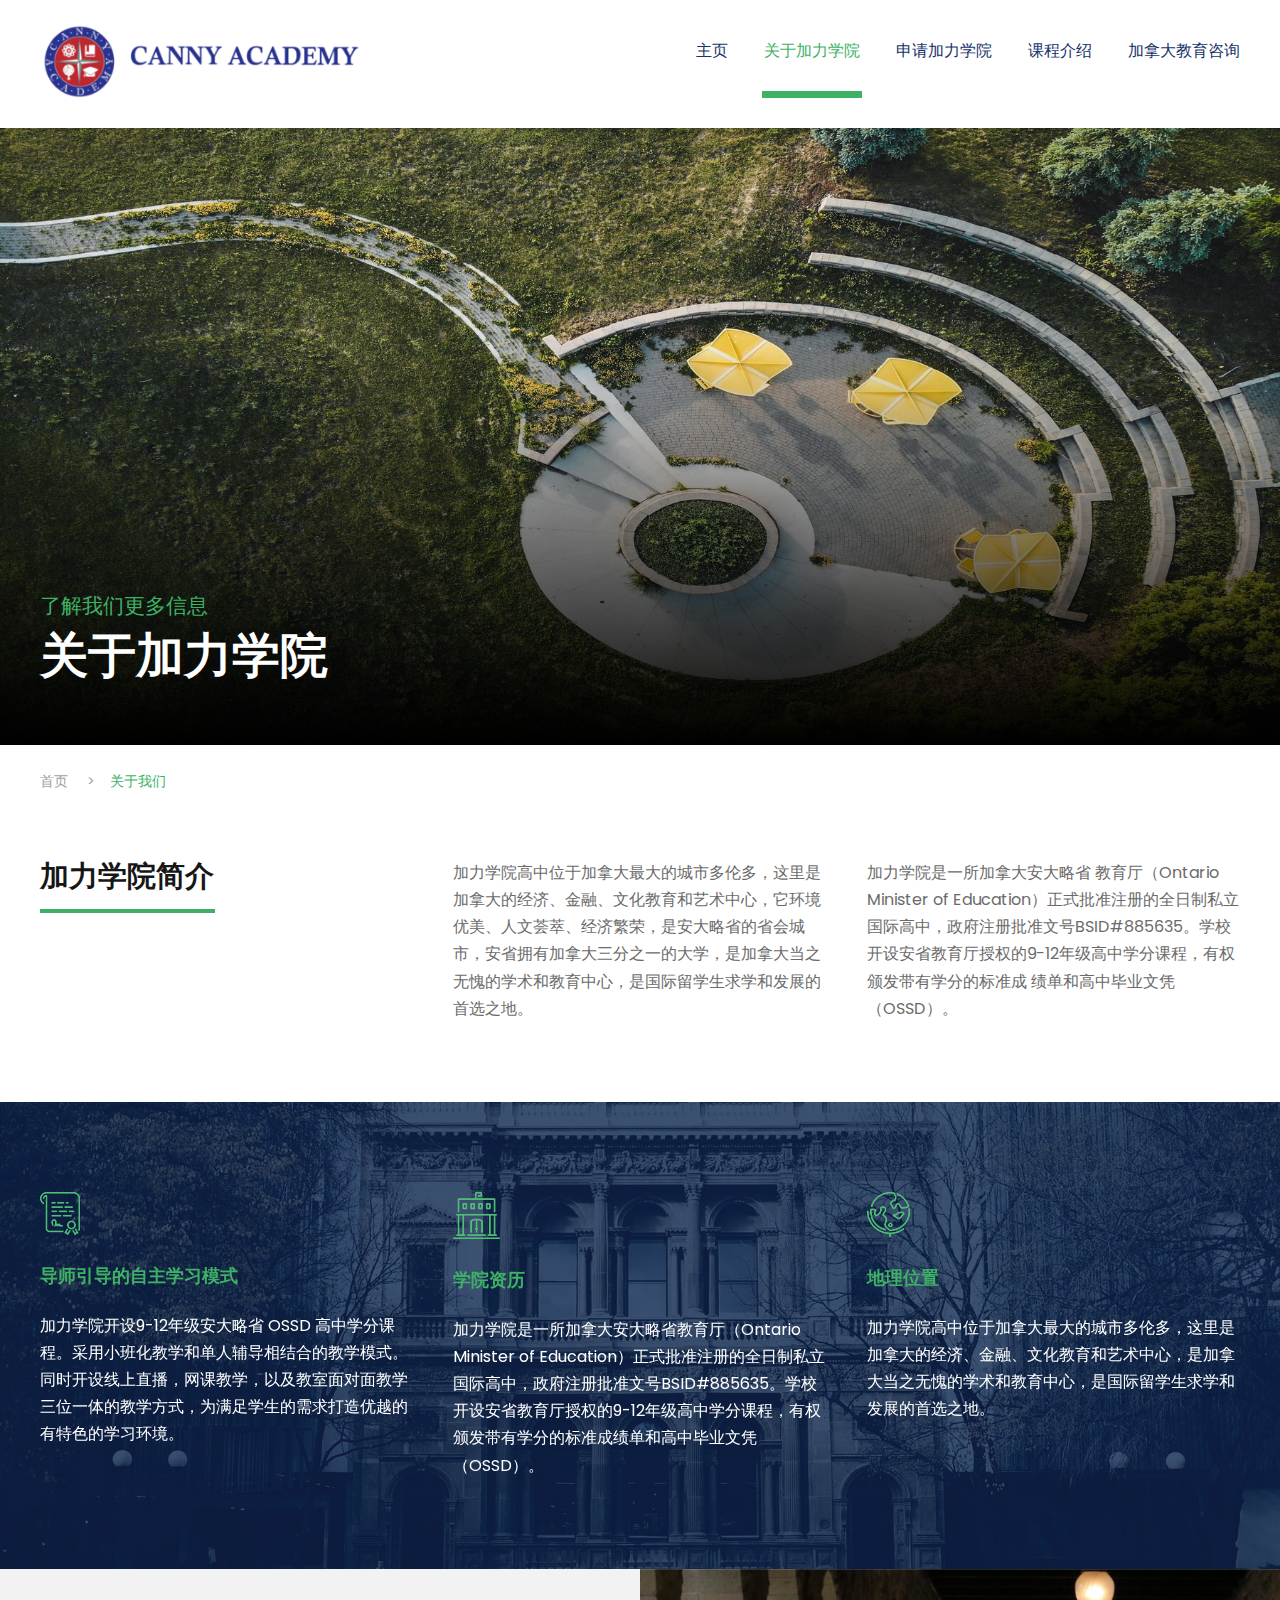
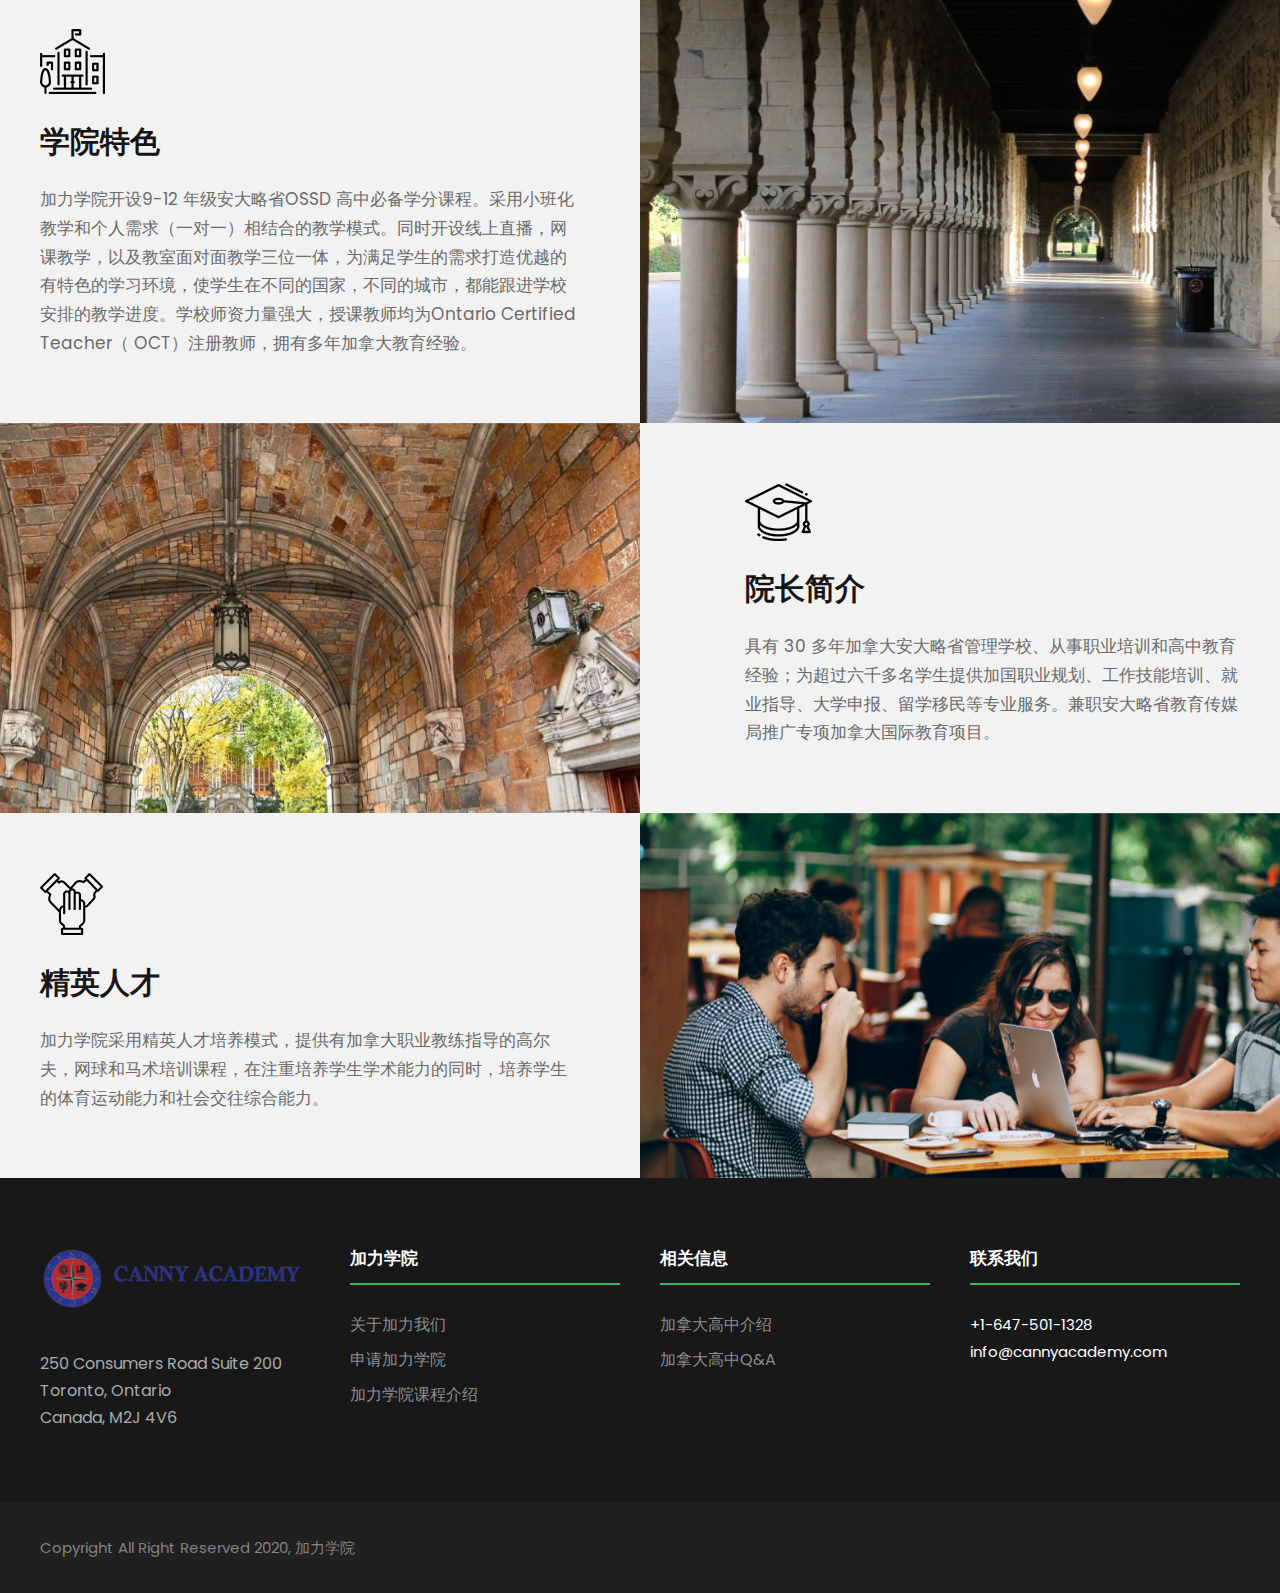
<file: about-us.html>
<!DOCTYPE html>
<html lang="en-US" class="no-js">

<head>
  <meta charset="UTF-8">
  <meta name="viewport" content="width=device-width, initial-scale=1">

  <title>Canny Academy</title>

  <link rel='stylesheet' href='plugins/goodlayers-core/plugins/combine/style.css' type='text/css' media='all' />
  <link rel='stylesheet' href='plugins/goodlayers-core/include/css/page-builder.css' type='text/css' media='all' />
  <link rel='stylesheet' href='plugins/revslider/public/assets/css/settings.css' type='text/css' media='all' />
  <link rel='stylesheet' href='css/style-core.css' type='text/css' media='all' />
  <link rel='stylesheet' href='css/kingster-style-custom.css' type='text/css' media='all' />

  <link href="https://fonts.googleapis.com/css?family=Playfair+Display:700%2C400" rel="stylesheet" property="stylesheet" type="text/css" media="all">
  <link rel='stylesheet'
    href='https://fonts.googleapis.com/css?family=Poppins%3A100%2C100italic%2C200%2C200italic%2C300%2C300italic%2Cregular%2Citalic%2C500%2C500italic%2C600%2C600italic%2C700%2C700italic%2C800%2C800italic%2C900%2C900italic%7CABeeZee%3Aregular%2Citalic&amp;subset=latin%2Clatin-ext%2Cdevanagari&amp;ver=5.0.3'
    type='text/css' media='all' />

</head>

<body class="home page-template-default page page-id-2039 gdlr-core-body woocommerce-no-js tribe-no-js kingster-body kingster-body-front kingster-full  kingster-with-sticky-navigation  kingster-blockquote-style-1 gdlr-core-link-to-lightbox">
  <!-- mobile starts -->
  <div class="kingster-mobile-header-wrap">
    <div class="kingster-mobile-header kingster-header-background kingster-style-slide kingster-sticky-mobile-navigation " id="kingster-mobile-header">
      <div class="kingster-mobile-header-container kingster-container clearfix">
        <div class="kingster-logo  kingster-item-pdlr">
          <div class="kingster-logo-inner">
            <a class="" href="index.html">

              <img src="custom-image/logo.png" alt="" />
            </a>
          </div>
        </div>
        <div class="kingster-mobile-menu-right">

          <div class="kingster-mobile-menu"><a class="kingster-mm-menu-button kingster-mobile-menu-button kingster-mobile-button-hamburger" href="#kingster-mobile-menu"><span></span></a>
            <div class="kingster-mm-menu-wrap kingster-navigation-font" id="kingster-mobile-menu" data-slide="right">
              <ul id="menu-main-navigation" class="m-menu">
                <li class="menu-item menu-item-home menu-item-has-children"><a href="index.html">首页</a>

                </li>
                <li class="menu-item menu-item-has-children current-menu-item"><a href="about-us.html">关于加力学院</a>

                </li>
                <li class="menu-item menu-item-has-children"><a href="apply-to-canny.html">申请加力学院</a>

                </li>
                <li class="menu-item menu-item-has-children"><a href="courses.html">课程介绍</a>

                </li>
                <li class="menu-item menu-item-has-children"><a href="canadian-high-school.html">加拿大教育咨询</a>

                </li>
              </ul>
            </div>
          </div>
        </div>
      </div>
    </div>
  </div>
  <!-- mobile ends -->

  <div class="kingster-body-outer-wrapper ">
    <div class="kingster-body-wrapper clearfix  kingster-with-frame">

      <header class="kingster-header-wrap kingster-header-style-plain  kingster-style-menu-right kingster-sticky-navigation kingster-style-fixed" data-navigation-offset="75px">
        <div class="kingster-header-background"></div>
        <div class="kingster-header-container  kingster-container">
          <div class="kingster-header-container-inner clearfix">
            <div class="kingster-logo  kingster-item-pdlr">
              <div class="kingster-logo-inner">
                <a class="" href="index.html">

                  <img src="custom-image/logo.png" alt="" />
                </a>
              </div>
            </div>
            <div class="kingster-navigation kingster-item-pdlr clearfix ">
              <div class="kingster-main-menu" id="kingster-main-menu">
                <ul id="menu-main-navigation-1" class="sf-menu">
                  <li class="menu-item menu-item-home menu-item-has-children kingster-normal-menu"><a href="index.html" class="sf-with-ul-pre">主页</a>

                  </li>
                  <li class="menu-item menu-item-has-children kingster-normal-menu current-menu-item"><a href="about-us.html" class="sf-with-ul-pre">关于加力学院</a>

                  </li>

                  <li class="menu-item menu-item-has-children kingster-normal-menu"><a href="apply-to-canny.html" class="sf-with-ul-pre">申请加力学院</a>

                  </li>
                  <li class="menu-item menu-item-has-children kingster-normal-menu"><a href="courses.html" class="sf-with-ul-pre">课程介绍</a>

                  </li>
                  <li class="menu-item menu-item-has-children kingster-normal-menu"><a href="canadian-high-school.html" class="sf-with-ul-pre">加拿大教育咨询</a>
                  </li>

                </ul>
                <div class="kingster-navigation-slide-bar" id="kingster-navigation-slide-bar"></div>
              </div>

            </div>
          </div>
        </div>
      </header>



      <div class="kingster-page-title-wrap  kingster-style-custom kingster-left-align" id="div_983a_0">
        <div class="kingster-header-transparent-substitute"></div>
        <div class="kingster-page-title-overlay"></div>
        <div class="kingster-page-title-bottom-gradient"></div>
        <div class="kingster-page-title-container kingster-container">
          <div class="kingster-page-title-content kingster-item-pdlr" id="div_983a_1">
            <div class="kingster-page-caption" id="div_983a_2">了解我们更多信息</div>
            <h1 class="kingster-page-title" id="h1_983a_0">关于加力学院</h1>
          </div>
        </div>
      </div>
      <div class="kingster-breadcrumbs">
        <div class="kingster-breadcrumbs-container kingster-container">
          <div class="kingster-breadcrumbs-item kingster-item-pdlr"> <span property="itemListElement" typeof="ListItem"><a property="item" typeof="WebPage" title="Go to Kingster." href="index.html" class="home"><span property="name">首页</span></a>
              <meta property="position" content="1">
            </span>&gt;<span property="itemListElement" typeof="ListItem"><span property="name">关于我们</span>
              <meta property="position" content="2">
            </span>
          </div>
        </div>
      </div>
      <div class="kingster-page-wrapper" id="kingster-page-wrapper">
        <div class="gdlr-core-page-builder-body">
          <div class="gdlr-core-pbf-wrapper " id="div_983a_3">
            <div class="gdlr-core-pbf-background-wrap"></div>
            <div class="gdlr-core-pbf-wrapper-content gdlr-core-js ">
              <div class="gdlr-core-pbf-wrapper-container clearfix gdlr-core-container">
                <div class="gdlr-core-pbf-column gdlr-core-column-20 gdlr-core-column-first">
                  <div class="gdlr-core-pbf-column-content-margin gdlr-core-js ">
                    <div class="gdlr-core-pbf-column-content clearfix gdlr-core-js ">
                      <div class="gdlr-core-pbf-element">
                        <div class="gdlr-core-title-item gdlr-core-item-pdb clearfix  gdlr-core-left-align gdlr-core-title-item-caption-top gdlr-core-item-pdlr" id="div_983a_4">
                          <div class="gdlr-core-title-item-title-wrap clearfix">
                            <h3 class="gdlr-core-title-item-title gdlr-core-skin-title " id="h3_983a_0">加力学院简介</h3>
                          </div>
                        </div>
                      </div>
                      <div class="gdlr-core-pbf-element">
                        <div class="gdlr-core-divider-item gdlr-core-divider-item-normal gdlr-core-item-pdlr gdlr-core-left-align">
                          <div class="gdlr-core-divider-container" id="div_983a_5">
                            <div class="gdlr-core-divider-line gdlr-core-skin-divider" id="div_983a_6"></div>
                          </div>
                        </div>
                      </div>
                    </div>
                  </div>
                </div>
                <div class="gdlr-core-pbf-column gdlr-core-column-20">
                  <div class="gdlr-core-pbf-column-content-margin gdlr-core-js ">
                    <div class="gdlr-core-pbf-column-content clearfix gdlr-core-js ">
                      <div class="gdlr-core-pbf-element">
                        <div class="gdlr-core-text-box-item gdlr-core-item-pdlr gdlr-core-item-pdb gdlr-core-left-align">
                          <div class="gdlr-core-text-box-item-content" id="div_983a_7">
                            <p>加力学院高中位于加拿大最大的城市多伦多，这里是加拿大的经济、金融、文化教育和艺术中心，它环境优美、人文荟萃、经济繁荣，是安大略省的省会城市，安省拥有加拿大三分之一的大学，是加拿大当之无愧的学术和教育中心，是国际留学生求学和发展的首选之地。</p>
                          </div>
                        </div>
                      </div>
                    </div>
                  </div>
                </div>
                <div class="gdlr-core-pbf-column gdlr-core-column-20">
                  <div class="gdlr-core-pbf-column-content-margin gdlr-core-js ">
                    <div class="gdlr-core-pbf-column-content clearfix gdlr-core-js ">
                      <div class="gdlr-core-pbf-element">
                        <div class="gdlr-core-text-box-item gdlr-core-item-pdlr gdlr-core-item-pdb gdlr-core-left-align">
                          <div class="gdlr-core-text-box-item-content" id="div_983a_8">
                            <p>加力学院是一所加拿大安大略省 教育厅（Ontario Minister of Education）正式批准注册的全日制私立国际高中，政府注册批准文号BSID#885635。学校开设安省教育厅授权的9-12年级高中学分课程，有权颁发带有学分的标准成 绩单和高中毕业文凭（OSSD）。</p>
                          </div>
                        </div>
                      </div>
                    </div>
                  </div>
                </div>
              </div>
            </div>
          </div>
          <div class="gdlr-core-pbf-wrapper " id="div_983a_9">
            <div class="gdlr-core-pbf-background-wrap" id="div_983a_10">
              <div class="gdlr-core-pbf-background gdlr-core-parallax gdlr-core-js" id="div_983a_11" data-parallax-speed="0.1"></div>
            </div>
            <div class="gdlr-core-pbf-wrapper-content gdlr-core-js ">
              <div class="gdlr-core-pbf-wrapper-container clearfix gdlr-core-container">
                <div class="gdlr-core-pbf-column gdlr-core-column-20 gdlr-core-column-first">
                  <div class="gdlr-core-pbf-column-content-margin gdlr-core-js ">
                    <div class="gdlr-core-pbf-column-content clearfix gdlr-core-js ">
                      <div class="gdlr-core-pbf-element">
                        <div class="gdlr-core-image-item gdlr-core-item-pdlr gdlr-core-item-pdb  gdlr-core-left-align">
                          <div class="gdlr-core-image-item-wrap gdlr-core-media-image  gdlr-core-image-item-style-rectangle" id="div_983a_12"><img src="upload/col-icon-3.png" alt="" width="40" height="43" title="col-icon-3" /></div>
                        </div>
                      </div>
                      <div class="gdlr-core-pbf-element">
                        <div class="gdlr-core-title-item gdlr-core-item-pdb clearfix  gdlr-core-left-align gdlr-core-title-item-caption-top gdlr-core-item-pdlr" id="div_983a_13">
                          <div class="gdlr-core-title-item-title-wrap clearfix">
                            <h3 class="gdlr-core-title-item-title gdlr-core-skin-title " id="h3_983a_1">导师引导的自主学习模式</h3>
                          </div>
                        </div>
                      </div>
                      <div class="gdlr-core-pbf-element">
                        <div class="gdlr-core-text-box-item gdlr-core-item-pdlr gdlr-core-item-pdb gdlr-core-left-align">
                          <div class="gdlr-core-text-box-item-content" id="div_983a_14">
                            <p>加力学院开设9-12年级安大略省 OSSD 高中学分课程。采用小班化教学和单人辅导相结合的教学模式。同时开设线上直播，网课教学，以及教室面对面教学三位一体的教学方式，为满足学生的需求打造优越的有特色的学习环境。</p>
                          </div>
                        </div>
                      </div>
                    </div>
                  </div>
                </div>
                <div class="gdlr-core-pbf-column gdlr-core-column-20">
                  <div class="gdlr-core-pbf-column-content-margin gdlr-core-js ">
                    <div class="gdlr-core-pbf-column-content clearfix gdlr-core-js ">
                      <div class="gdlr-core-pbf-element">
                        <div class="gdlr-core-image-item gdlr-core-item-pdlr gdlr-core-item-pdb  gdlr-core-left-align">
                          <div class="gdlr-core-image-item-wrap gdlr-core-media-image  gdlr-core-image-item-style-rectangle" id="div_983a_15"><img src="upload/col-icon-4.png" alt="" width="47" height="47" title="col-icon-4" /></div>
                        </div>
                      </div>
                      <div class="gdlr-core-pbf-element">
                        <div class="gdlr-core-title-item gdlr-core-item-pdb clearfix  gdlr-core-left-align gdlr-core-title-item-caption-top gdlr-core-item-pdlr" id="div_983a_16">
                          <div class="gdlr-core-title-item-title-wrap clearfix">
                            <h3 class="gdlr-core-title-item-title gdlr-core-skin-title " id="h3_983a_2">学院资历</h3>
                          </div>
                        </div>
                      </div>
                      <div class="gdlr-core-pbf-element">
                        <div class="gdlr-core-text-box-item gdlr-core-item-pdlr gdlr-core-item-pdb gdlr-core-left-align">
                          <div class="gdlr-core-text-box-item-content" id="div_983a_17">
                            <p>加力学院是一所加拿大安大略省教育厅（Ontario Minister of Education）正式批准注册的全日制私立国际高中，政府注册批准文号BSID#885635。学校开设安省教育厅授权的9-12年级高中学分课程，有权颁发带有学分的标准成绩单和高中毕业文凭（OSSD）。</p>
                          </div>
                        </div>
                      </div>
                    </div>
                  </div>
                </div>
                <div class="gdlr-core-pbf-column gdlr-core-column-20">
                  <div class="gdlr-core-pbf-column-content-margin gdlr-core-js ">
                    <div class="gdlr-core-pbf-column-content clearfix gdlr-core-js ">
                      <div class="gdlr-core-pbf-element">
                        <div class="gdlr-core-image-item gdlr-core-item-pdlr gdlr-core-item-pdb  gdlr-core-left-align">
                          <div class="gdlr-core-image-item-wrap gdlr-core-media-image  gdlr-core-image-item-style-rectangle" id="div_983a_18"><img src="upload/col-icon-2.png" alt="" width="43" height="45" title="col-icon-2" /></div>
                        </div>
                      </div>
                      <div class="gdlr-core-pbf-element">
                        <div class="gdlr-core-title-item gdlr-core-item-pdb clearfix  gdlr-core-left-align gdlr-core-title-item-caption-top gdlr-core-item-pdlr" id="div_983a_19">
                          <div class="gdlr-core-title-item-title-wrap clearfix">
                            <h3 class="gdlr-core-title-item-title gdlr-core-skin-title " id="h3_983a_3">地理位置</h3>
                          </div>
                        </div>
                      </div>
                      <div class="gdlr-core-pbf-element">
                        <div class="gdlr-core-text-box-item gdlr-core-item-pdlr gdlr-core-item-pdb gdlr-core-left-align">
                          <div class="gdlr-core-text-box-item-content" id="div_983a_20">
                            <p>加力学院高中位于加拿大最大的城市多伦多，这里是加拿大的经济、金融、文化教育和艺术中心，是加拿大当之无愧的学术和教育中心，是国际留学生求学和发展的首选之地。</p>
                          </div>
                        </div>
                      </div>
                    </div>
                  </div>
                </div>
              </div>
            </div>
          </div>
          <div class="gdlr-core-pbf-wrapper " id="div_983a_21">
            <div class="gdlr-core-pbf-background-wrap" id="div_983a_22"></div>
            <div class="gdlr-core-pbf-wrapper-content gdlr-core-js ">
              <div class="gdlr-core-pbf-wrapper-container clearfix gdlr-core-container">
                <div class="gdlr-core-pbf-column gdlr-core-column-30 gdlr-core-column-first">
                  <div class="gdlr-core-pbf-column-content-margin gdlr-core-js " id="div_983a_23" data-sync-height="height-1" data-sync-height-center>
                    <div class="gdlr-core-pbf-background-wrap" id="div_983a_24"></div>
                    <div class="gdlr-core-pbf-column-content clearfix gdlr-core-js  gdlr-core-sync-height-content">
                      <div class="gdlr-core-pbf-element">
                        <div class="gdlr-core-image-item gdlr-core-item-pdlr gdlr-core-item-pdb  gdlr-core-left-align">
                          <div class="gdlr-core-image-item-wrap gdlr-core-media-image  gdlr-core-image-item-style-rectangle" id="div_983a_25"><img src="upload/about-icon-1.png" alt="" width="65" height="65" title="about-icon-1" /></div>
                        </div>
                      </div>
                      <div class="gdlr-core-pbf-element">
                        <div class="gdlr-core-title-item gdlr-core-item-pdb clearfix  gdlr-core-left-align gdlr-core-title-item-caption-top gdlr-core-item-pdlr" id="div_983a_26">
                          <div class="gdlr-core-title-item-title-wrap clearfix">
                            <h3 class="gdlr-core-title-item-title gdlr-core-skin-title " id="h3_983a_4">学院特色</h3>
                          </div>
                        </div>
                      </div>
                      <div class="gdlr-core-pbf-element">
                        <div class="gdlr-core-text-box-item gdlr-core-item-pdlr gdlr-core-item-pdb gdlr-core-left-align">
                          <div class="gdlr-core-text-box-item-content" id="div_983a_27">
                            <p>加力学院开设9-12 年级安大略省OSSD 高中必备学分课程。采用小班化教学和个人需求（一对一）相结合的教学模式。同时开设线上直播，网课教学，以及教室面对面教学三位一体，为满足学生的需求打造优越的有特色的学习环境，使学生在不同的国家，不同的城市，都能跟进学校安排的教学进度。学校师资力量强大，授课教师均为Ontario Certified Teacher（ OCT）注册教师，拥有多年加拿大教育经验。</p>
                          </div>
                        </div>
                      </div>
                    </div>
                  </div>
                </div>
                <div class="gdlr-core-pbf-column gdlr-core-column-30">
                  <div class="gdlr-core-pbf-column-content-margin gdlr-core-js  gdlr-core-column-extend-right" data-sync-height="height-1">
                    <div class="gdlr-core-pbf-background-wrap">
                      <div class="gdlr-core-pbf-background gdlr-core-parallax gdlr-core-js" id="div_983a_28" data-parallax-speed="0.2"></div>
                    </div>
                    <div class="gdlr-core-pbf-column-content clearfix gdlr-core-js  gdlr-core-sync-height-content"></div>
                  </div>
                </div>
              </div>
            </div>
          </div>
          <div class="gdlr-core-pbf-wrapper " id="div_983a_29">
            <div class="gdlr-core-pbf-background-wrap" id="div_983a_30"></div>
            <div class="gdlr-core-pbf-wrapper-content gdlr-core-js ">
              <div class="gdlr-core-pbf-wrapper-container clearfix gdlr-core-container">
                <div class="gdlr-core-pbf-column gdlr-core-column-30 gdlr-core-column-first">
                  <div class="gdlr-core-pbf-column-content-margin gdlr-core-js  gdlr-core-column-extend-left" data-sync-height="height-2">
                    <div class="gdlr-core-pbf-background-wrap">
                      <div class="gdlr-core-pbf-background gdlr-core-parallax gdlr-core-js" id="div_983a_31" data-parallax-speed="0.2"></div>
                    </div>
                    <div class="gdlr-core-pbf-column-content clearfix gdlr-core-js  gdlr-core-sync-height-content"></div>
                  </div>
                </div>
                <div class="gdlr-core-pbf-column gdlr-core-column-30">
                  <div class="gdlr-core-pbf-column-content-margin gdlr-core-js " id="div_983a_32" data-sync-height="height-2" data-sync-height-center>
                    <div class="gdlr-core-pbf-background-wrap" id="div_983a_33"></div>
                    <div class="gdlr-core-pbf-column-content clearfix gdlr-core-js  gdlr-core-sync-height-content">
                      <div class="gdlr-core-pbf-element">
                        <div class="gdlr-core-image-item gdlr-core-item-pdlr gdlr-core-item-pdb  gdlr-core-left-align">
                          <div class="gdlr-core-image-item-wrap gdlr-core-media-image  gdlr-core-image-item-style-rectangle" id="div_983a_34"><img src="upload/about-icon-2.png" alt="" width="67" height="58" title="about-icon-2" /></div>
                        </div>
                      </div>
                      <div class="gdlr-core-pbf-element">
                        <div class="gdlr-core-title-item gdlr-core-item-pdb clearfix  gdlr-core-left-align gdlr-core-title-item-caption-top gdlr-core-item-pdlr" id="div_983a_35">
                          <div class="gdlr-core-title-item-title-wrap clearfix">
                            <h3 class="gdlr-core-title-item-title gdlr-core-skin-title " id="h3_983a_5">院长简介</h3>
                          </div>
                        </div>
                      </div>
                      <div class="gdlr-core-pbf-element">
                        <div class="gdlr-core-text-box-item gdlr-core-item-pdlr gdlr-core-item-pdb gdlr-core-left-align">
                          <div class="gdlr-core-text-box-item-content" id="div_983a_36">
                            <p>具有 30 多年加拿大安大略省管理学校、从事职业培训和高中教育经验；为超过六千多名学生提供加国职业规划、工作技能培训、就业指导、大学申报、留学移民等专业服务。兼职安大略省教育传媒局推广专项加拿大国际教育项目。</p>
                          </div>
                        </div>
                      </div>
                    </div>
                  </div>
                </div>
              </div>
            </div>
          </div>
          <div class="gdlr-core-pbf-wrapper " id="div_983a_37">
            <div class="gdlr-core-pbf-background-wrap" id="div_983a_38"></div>
            <div class="gdlr-core-pbf-wrapper-content gdlr-core-js ">
              <div class="gdlr-core-pbf-wrapper-container clearfix gdlr-core-container">
                <div class="gdlr-core-pbf-column gdlr-core-column-30 gdlr-core-column-first">
                  <div class="gdlr-core-pbf-column-content-margin gdlr-core-js " id="div_983a_39" data-sync-height="height-3" data-sync-height-center>
                    <div class="gdlr-core-pbf-background-wrap" id="div_983a_40"></div>
                    <div class="gdlr-core-pbf-column-content clearfix gdlr-core-js  gdlr-core-sync-height-content">
                      <div class="gdlr-core-pbf-element">
                        <div class="gdlr-core-image-item gdlr-core-item-pdlr gdlr-core-item-pdb  gdlr-core-left-align">
                          <div class="gdlr-core-image-item-wrap gdlr-core-media-image  gdlr-core-image-item-style-rectangle" id="div_983a_41"><img src="upload/about-icon-3.png" alt="" width="63" height="62" title="about-icon-3" /></div>
                        </div>
                      </div>
                      <div class="gdlr-core-pbf-element">
                        <div class="gdlr-core-title-item gdlr-core-item-pdb clearfix  gdlr-core-left-align gdlr-core-title-item-caption-top gdlr-core-item-pdlr" id="div_983a_42">
                          <div class="gdlr-core-title-item-title-wrap clearfix">
                            <h3 class="gdlr-core-title-item-title gdlr-core-skin-title " id="h3_983a_6">精英人才</h3>
                          </div>
                        </div>
                      </div>
                      <div class="gdlr-core-pbf-element">
                        <div class="gdlr-core-text-box-item gdlr-core-item-pdlr gdlr-core-item-pdb gdlr-core-left-align">
                          <div class="gdlr-core-text-box-item-content" id="div_983a_43">
                            <p>加力学院采用精英人才培养模式，提供有加拿大职业教练指导的高尔夫，网球和马术培训课程，在注重培养学生学术能力的同时，培养学生的体育运动能力和社会交往综合能力。</p>
                          </div>
                        </div>
                      </div>
                    </div>
                  </div>
                </div>
                <div class="gdlr-core-pbf-column gdlr-core-column-30">
                  <div class="gdlr-core-pbf-column-content-margin gdlr-core-js  gdlr-core-column-extend-right" data-sync-height="height-3">
                    <div class="gdlr-core-pbf-background-wrap">
                      <div class="gdlr-core-pbf-background gdlr-core-parallax gdlr-core-js" id="div_983a_44" data-parallax-speed="0.2"></div>
                    </div>
                    <div class="gdlr-core-pbf-column-content clearfix gdlr-core-js  gdlr-core-sync-height-content"></div>
                  </div>
                </div>
              </div>
            </div>
          </div>

        </div>
      </div>


      <footer>
        <div class="kingster-footer-wrapper ">
          <div class="kingster-footer-container kingster-container clearfix">
            <div class="kingster-footer-column kingster-item-pdlr kingster-column-15">
              <div id="text-2" class="widget widget_text kingster-widget">
                <div class="textwidget">
                  <p>

                  <img src="custom-image/logo.png" alt="" />
                  <br /> <span class="gdlr-core-space-shortcode" style="margin-top: 5px ;"></span>
                  <br /> 250 Consumers Road Suite 200
                  <br /> Toronto, Ontario
                  <br /> Canada, M2J 4V6</p>

                </div>
              </div>
            </div>
            <div class="kingster-footer-column kingster-item-pdlr kingster-column-15">
              <div id="gdlr-core-custom-menu-widget-2" class="widget widget_gdlr-core-custom-menu-widget kingster-widget">
                <h3 class="kingster-widget-title">加力学院</h3><span class="clear"></span>
                <div class="menu-our-campus-container">
                  <ul id="menu-our-campus" class="gdlr-core-custom-menu-widget gdlr-core-menu-style-plain">
                    <li class="menu-item"><a href="about-us.html">关于加力我们</a></li>
                    <li class="menu-item"><a href="apply-to-canny.html">申请加力学院</a></li>
                    <li class="menu-item"><a href="courses.html">加力学院课程介绍</a></li>

                  </ul>
                </div>
              </div>
            </div>
            <div class="kingster-footer-column kingster-item-pdlr kingster-column-15">
              <div id="gdlr-core-custom-menu-widget-3" class="widget widget_gdlr-core-custom-menu-widget kingster-widget">
                <h3 class="kingster-widget-title">相关信息</h3><span class="clear"></span>
                <div class="menu-campus-life-container">
                  <ul id="menu-campus-life" class="gdlr-core-custom-menu-widget gdlr-core-menu-style-plain">
                    <li class="menu-item"><a href="canadian-high-school.html">加拿大高中介绍</a></li>
                    <li class="menu-item"><a href="canadian-high-school.html">加拿大高中Q&A</a></li>

                  </ul>
                </div>
              </div>
            </div>
            <div class="kingster-footer-column kingster-item-pdlr kingster-column-15">
              <div id="gdlr-core-custom-menu-widget-4" class="widget widget_gdlr-core-custom-menu-widget kingster-widget">
                <h3 class="kingster-widget-title">联系我们</h3><span class="clear"></span>
                <div class="menu-academics-container">
                  <span style="font-size: 15px; color: #ffffff;">+1-647-501-1328</span>
                  <br /> <a style="font-size: 15px; color: #ffffff;" href="">info@cannyacademy.com</a>
                </div>
              </div>
            </div>
          </div>
        </div>

        <div class="kingster-copyright-wrapper">
          <div class="kingster-copyright-container kingster-container clearfix">
            <div class="kingster-copyright-left kingster-item-pdlr">Copyright All Right Reserved 2020, 加力学院</div>

          </div>
        </div>
      </footer>

    </div>
  </div>


  <script type='text/javascript' src='js/jquery/jquery.js'></script>
  <script type='text/javascript' src='js/jquery/jquery-migrate.min.js'></script>
  <script type='text/javascript' src='plugins/goodlayers-core/plugins/combine/script.js'></script>
  <script type='text/javascript'>
    var gdlr_core_pbf = {
      "admin": "",
      "video": {
        "width": "640",
        "height": "360"
      },
      "ajax_url": "#"
    };
  </script>
  <script type='text/javascript' src='plugins/goodlayers-core/include/js/page-builder.js'></script>
  <script type='text/javascript' src='js/jquery/ui/effect.min.js'></script>
  <script type='text/javascript'>
    var kingster_script_core = {
      "home_url": "index.html"
    };
  </script>
  <script type='text/javascript' src='js/plugins.min.js'></script>
</body>

</html>
</file>
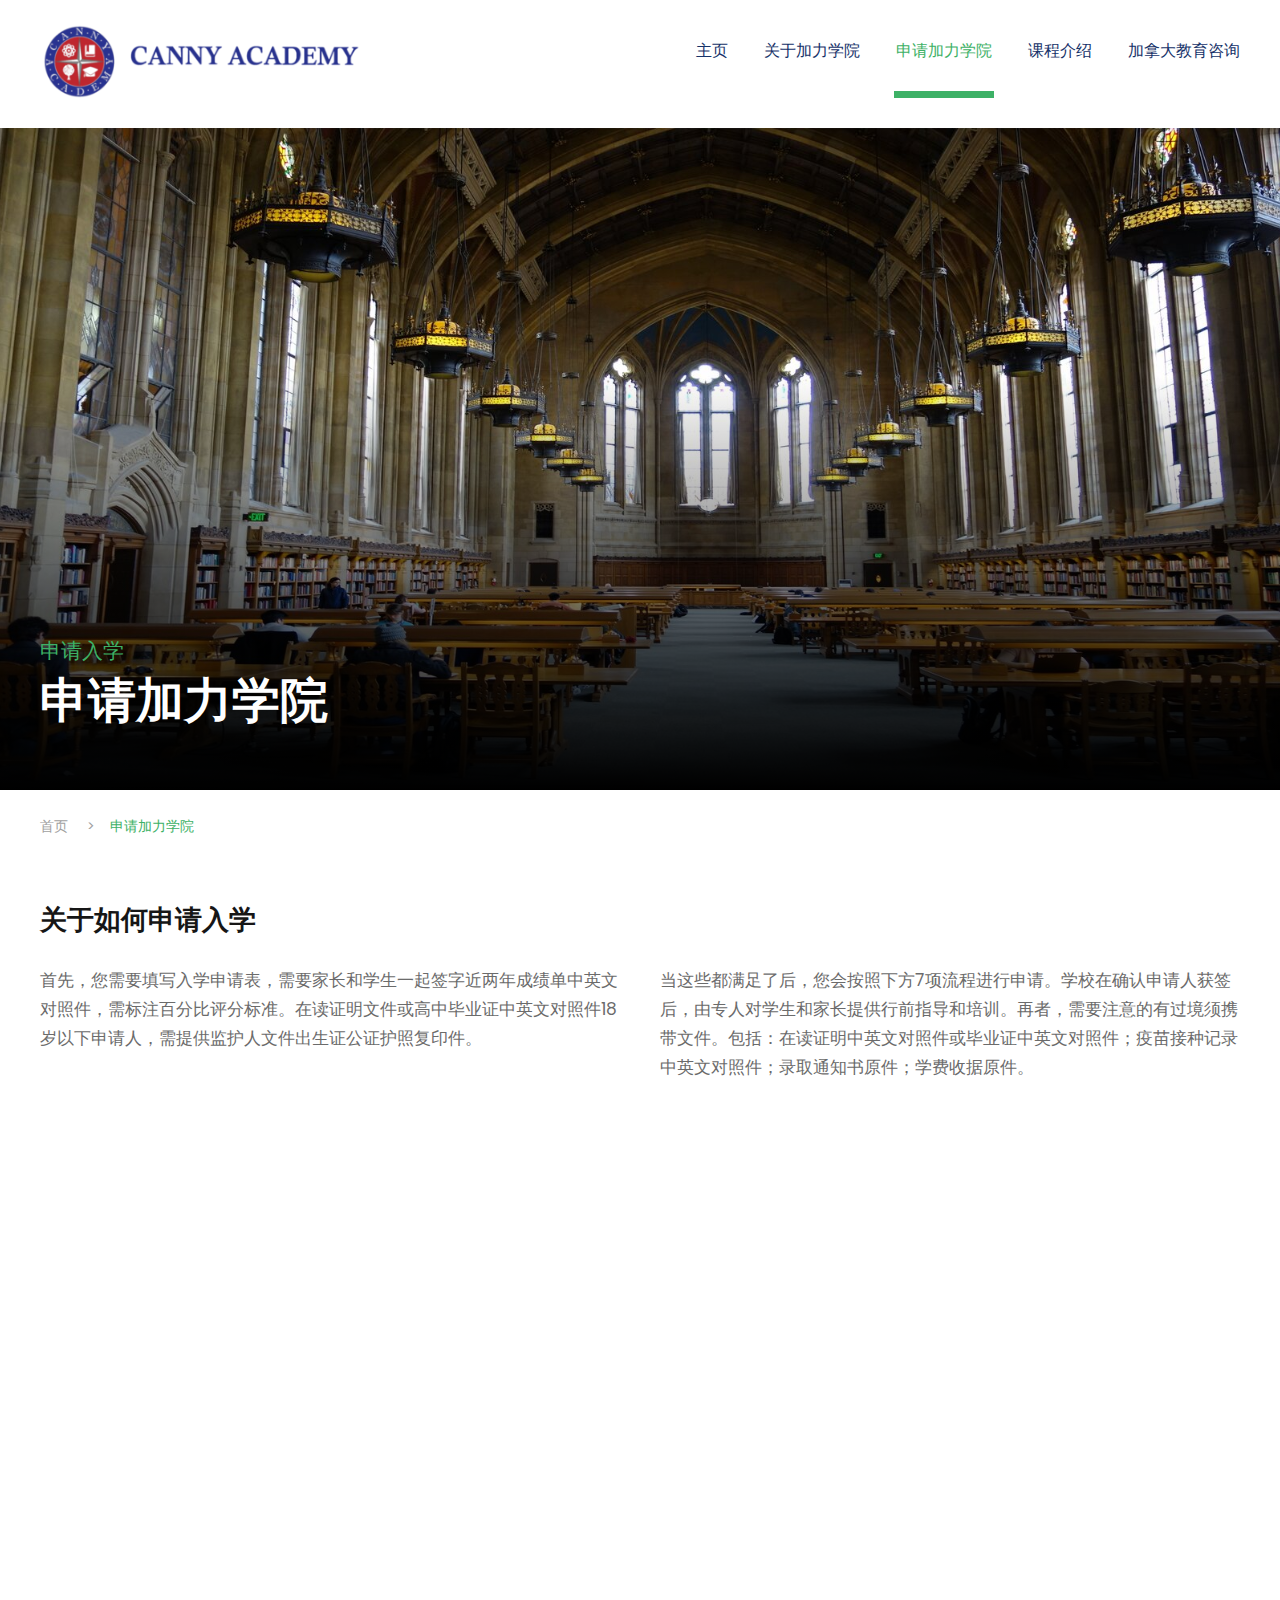
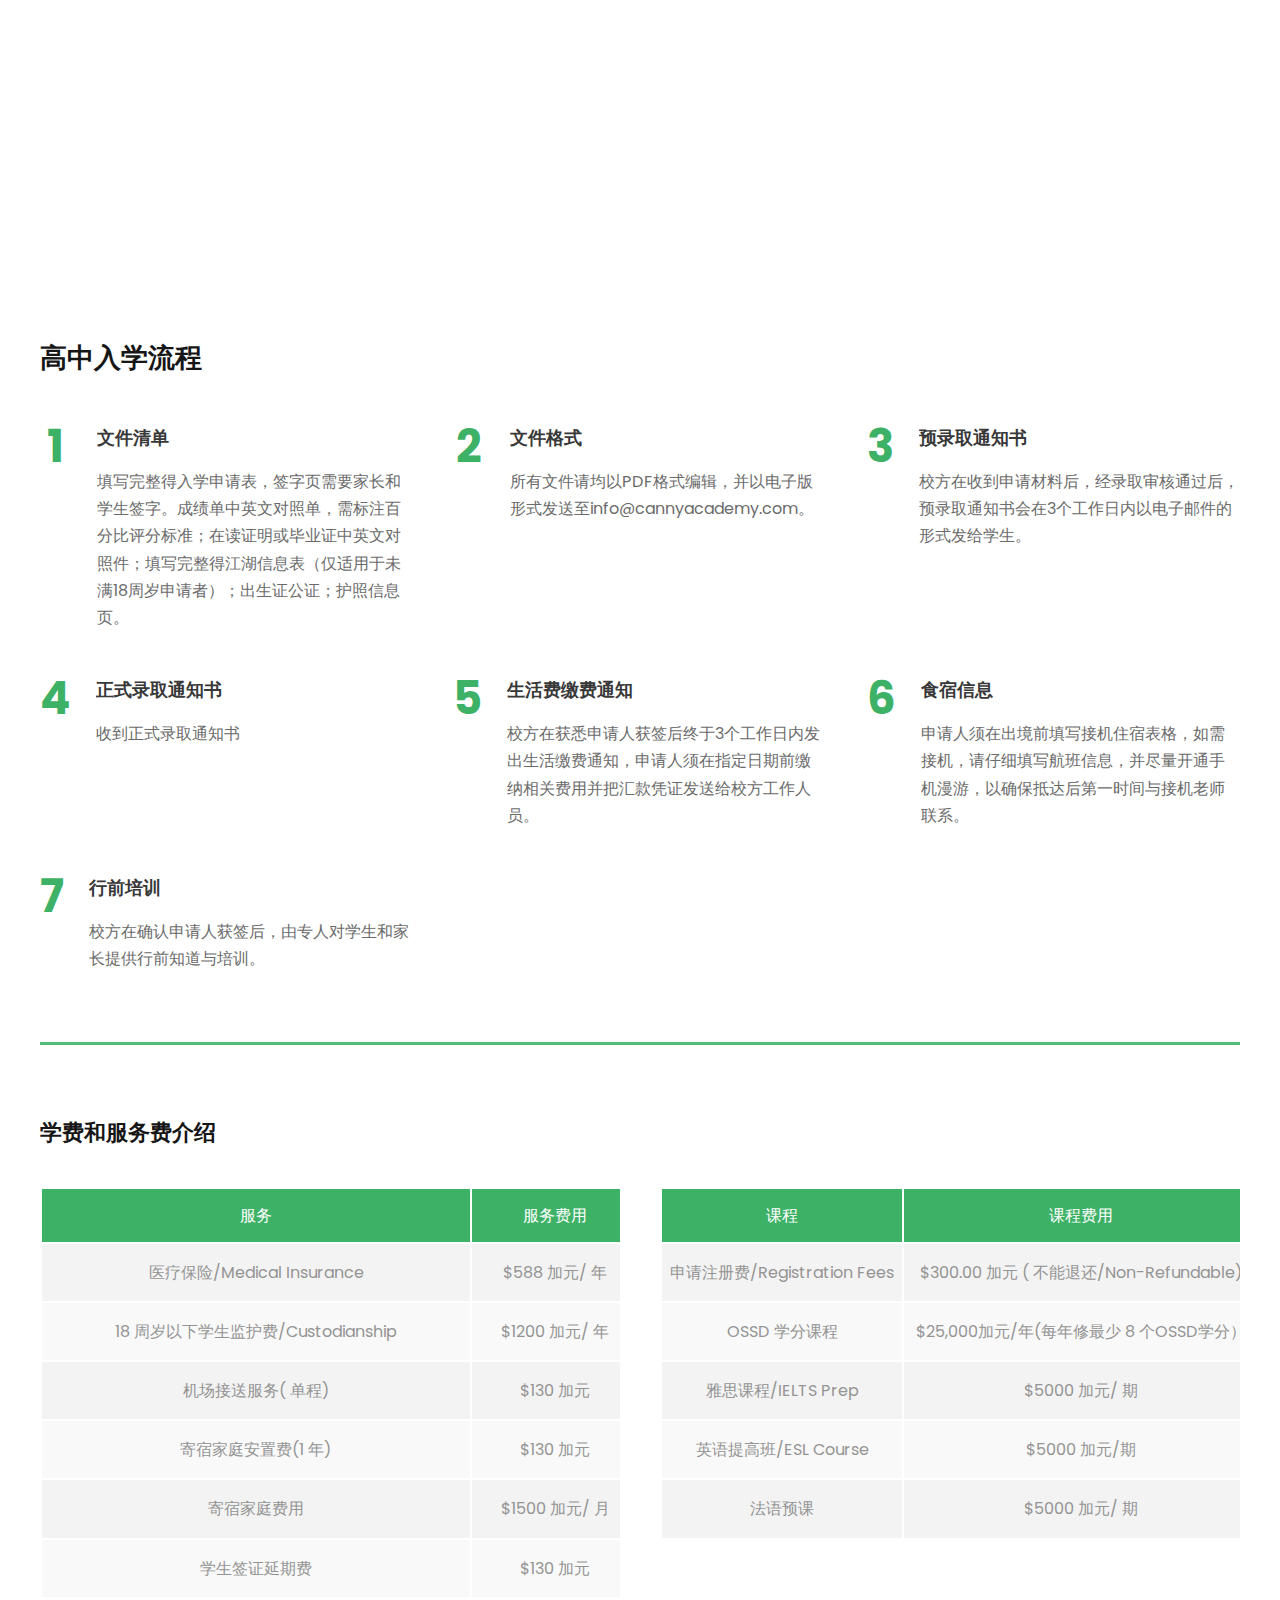
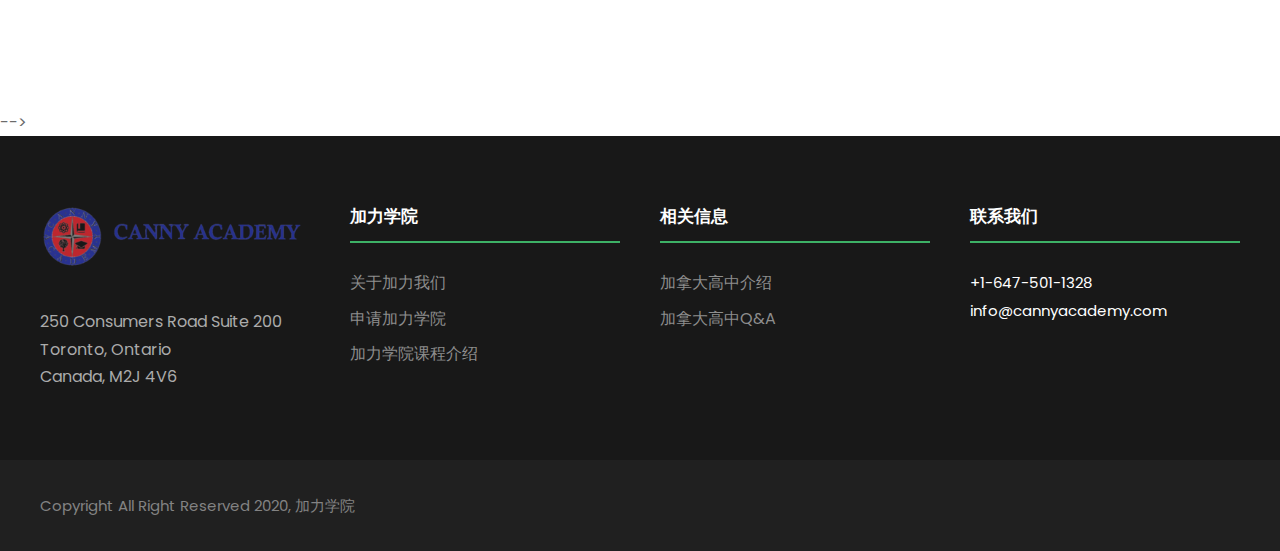
<file: apply-to-canny.html>
<!DOCTYPE html>
<html lang="en-US" class="no-js">
<head>
    <meta charset="UTF-8">
    <meta name="viewport" content="width=device-width, initial-scale=1">

    <title>Canny Academy</title>

    <link rel='stylesheet' href='plugins/goodlayers-core/plugins/combine/style.css' type='text/css' media='all' />
    <link rel='stylesheet' href='plugins/goodlayers-core/include/css/page-builder.css' type='text/css' media='all' />
    <link rel='stylesheet' href='plugins/revslider/public/assets/css/settings.css' type='text/css' media='all' />
    <link rel='stylesheet' href='css/style-core.css' type='text/css' media='all' />
    <link rel='stylesheet' href='css/kingster-style-custom.css' type='text/css' media='all' />

    <link href="https://fonts.googleapis.com/css?family=Playfair+Display:700%2C400" rel="stylesheet" property="stylesheet" type="text/css" media="all">
    <link rel='stylesheet' href='https://fonts.googleapis.com/css?family=Poppins%3A100%2C100italic%2C200%2C200italic%2C300%2C300italic%2Cregular%2Citalic%2C500%2C500italic%2C600%2C600italic%2C700%2C700italic%2C800%2C800italic%2C900%2C900italic%7CABeeZee%3Aregular%2Citalic&amp;subset=latin%2Clatin-ext%2Cdevanagari&amp;ver=5.0.3' type='text/css' media='all' />

</head>

<body class="home page-template-default page page-id-2039 gdlr-core-body woocommerce-no-js tribe-no-js kingster-body kingster-body-front kingster-full  kingster-with-sticky-navigation  kingster-blockquote-style-1 gdlr-core-link-to-lightbox">
  <!-- mobile starts -->
  <div class="kingster-mobile-header-wrap">
    <div class="kingster-mobile-header kingster-header-background kingster-style-slide kingster-sticky-mobile-navigation " id="kingster-mobile-header">
      <div class="kingster-mobile-header-container kingster-container clearfix">
        <div class="kingster-logo  kingster-item-pdlr">
          <div class="kingster-logo-inner">
            <a class="" href="index.html">

              <img src="custom-image/logo.png" alt="" />
            </a>
          </div>
        </div>
        <div class="kingster-mobile-menu-right">

          <div class="kingster-mobile-menu"><a class="kingster-mm-menu-button kingster-mobile-menu-button kingster-mobile-button-hamburger" href="#kingster-mobile-menu"><span></span></a>
            <div class="kingster-mm-menu-wrap kingster-navigation-font" id="kingster-mobile-menu" data-slide="right">
              <ul id="menu-main-navigation" class="m-menu">
                <li class="menu-item menu-item-home menu-item-has-children"><a href="index.html">首页</a>

                </li>
                <li class="menu-item menu-item-has-children"><a href="about-us.html">关于加力学院</a>

                </li>
                <li class="menu-item menu-item-has-children current-menu-item"><a href="apply-to-canny.html">申请加力学院</a>

                </li>
                <li class="menu-item menu-item-has-children"><a href="courses.html">课程介绍</a>

                </li>
                <li class="menu-item menu-item-has-children"><a href="canadian-high-school.html">加拿大教育咨询</a>

                </li>
              </ul>
            </div>
          </div>
        </div>
      </div>
    </div>
  </div>
  <!-- mobile ends -->

  <div class="kingster-body-outer-wrapper ">
    <div class="kingster-body-wrapper clearfix  kingster-with-frame">

      <header class="kingster-header-wrap kingster-header-style-plain  kingster-style-menu-right kingster-sticky-navigation kingster-style-fixed" data-navigation-offset="75px">
        <div class="kingster-header-background"></div>
        <div class="kingster-header-container  kingster-container">
          <div class="kingster-header-container-inner clearfix">
            <div class="kingster-logo  kingster-item-pdlr">
              <div class="kingster-logo-inner">
                <a class="" href="index.html">

                  <img src="custom-image/logo.png" alt="" />
                </a>
              </div>
            </div>
            <div class="kingster-navigation kingster-item-pdlr clearfix ">
              <div class="kingster-main-menu" id="kingster-main-menu">
                <ul id="menu-main-navigation-1" class="sf-menu">
                  <li class="menu-item menu-item-home menu-item-has-children kingster-normal-menu"><a href="index.html" class="sf-with-ul-pre">主页</a>

                  </li>
                  <li class="menu-item menu-item-has-children kingster-normal-menu"><a href="about-us.html" class="sf-with-ul-pre">关于加力学院</a>

                  </li>

                  <li class="menu-item menu-item-has-children kingster-normal-menu current-menu-item"><a href="apply-to-canny.html" class="sf-with-ul-pre">申请加力学院</a>

                  </li>
                  <li class="menu-item menu-item-has-children kingster-normal-menu"><a href="courses.html" class="sf-with-ul-pre">课程介绍</a>

                  </li>
                  <li class="menu-item menu-item-has-children kingster-normal-menu"><a href="canadian-high-school.html" class="sf-with-ul-pre">加拿大教育咨询</a>
                  </li>

                </ul>
                <div class="kingster-navigation-slide-bar" id="kingster-navigation-slide-bar"></div>
              </div>

            </div>
          </div>
        </div>
      </header>




            <div class="kingster-page-title-wrap  kingster-style-custom kingster-left-align" style="background-image: url(custom-image/application-1800x825.jpg) ;">
                <div class="kingster-header-transparent-substitute"></div>
                <div class="kingster-page-title-overlay"></div>
                <div class="kingster-page-title-bottom-gradient"></div>
                <div class="kingster-page-title-container kingster-container">
                    <div class="kingster-page-title-content kingster-item-pdlr" style="padding-top: 505px ;padding-bottom: 60px ;">
                        <div class="kingster-page-caption" style="font-size: 21px ;font-weight: 400 ;letter-spacing: 0px ;">申请入学</div>
                        <h1 class="kingster-page-title" style="font-size: 48px ;font-weight: 700 ;text-transform: none ;letter-spacing: 0px ;color: #ffffff ;">申请加力学院</h1></div>
                </div>
            </div>
            <div class="kingster-breadcrumbs">
                <div class="kingster-breadcrumbs-container kingster-container">
                    <div class="kingster-breadcrumbs-item kingster-item-pdlr"> <span property="itemListElement" typeof="ListItem"><a property="item" typeof="WebPage" title="Go to Kingster." href="index.html" class="home"><span property="name">首页</span></a>
                        <meta property="position" content="1">
                        </span>&gt;<span property="itemListElement" typeof="ListItem"><span property="name">申请加力学院</span>
                        <meta property="position" content="2">
                        </span>
                    </div>
                </div>
            </div>
            <div class="kingster-page-wrapper" id="kingster-page-wrapper">
                <div class="gdlr-core-page-builder-body">
                    <div class="gdlr-core-pbf-wrapper " style="padding: 40px 0px 30px 0px;">
                        <div class="gdlr-core-pbf-background-wrap"></div>
                        <div class="gdlr-core-pbf-wrapper-content gdlr-core-js ">
                            <div class="gdlr-core-pbf-wrapper-container clearfix gdlr-core-container">
                                <div class="gdlr-core-pbf-element">
                                    <div class="gdlr-core-title-item gdlr-core-item-pdb clearfix  gdlr-core-left-align gdlr-core-title-item-caption-top gdlr-core-item-pdlr">
                                        <div class="gdlr-core-title-item-title-wrap clearfix">
                                            <h3 class="gdlr-core-title-item-title gdlr-core-skin-title " style="font-size: 27px ;font-weight: 700 ;letter-spacing: 0px ;text-transform: none ;">关于如何申请入学</h3></div>
                                    </div>
                                </div>
                                <div class="gdlr-core-pbf-column gdlr-core-column-30 gdlr-core-column-first">
                                    <div class="gdlr-core-pbf-column-content-margin gdlr-core-js ">
                                        <div class="gdlr-core-pbf-column-content clearfix gdlr-core-js ">
                                            <div class="gdlr-core-pbf-element">
                                                <div class="gdlr-core-text-box-item gdlr-core-item-pdlr gdlr-core-item-pdb gdlr-core-left-align">
                                                    <div class="gdlr-core-text-box-item-content" style="font-size: 17px ;text-transform: none ;">

                                                        <p>
                                                          首先，您需要填写入学申请表，需要家长和学生一起签字近两年成绩单中英文对照件，需标注百分比评分标准。在读证明文件或高中毕业证中英文对照件18 岁以下申请人，需提供监护人文件出生证公证护照复印件。
                                                        </p>

                                                    </div>
                                                </div>
                                            </div>
                                        </div>
                                    </div>
                                </div>
                                <div class="gdlr-core-pbf-column gdlr-core-column-30">
                                    <div class="gdlr-core-pbf-column-content-margin gdlr-core-js ">
                                        <div class="gdlr-core-pbf-column-content clearfix gdlr-core-js ">
                                            <div class="gdlr-core-pbf-element">
                                                <div class="gdlr-core-text-box-item gdlr-core-item-pdlr gdlr-core-item-pdb gdlr-core-left-align">
                                                    <div class="gdlr-core-text-box-item-content" style="font-size: 17px ;text-transform: none ;">
                                                        <p>当这些都满足了后，您会按照下方7项流程进行申请。学校在确认申请人获签后，由专人对学生和家长提供行前指导和培训。再者，需要注意的有过境须携带文件。包括：在读证明中英文对照件或毕业证中英文对照件；疫苗接种记录中英文对照件；录取通知书原件；学费收据原件。</p>
                                                    </div>
                                                </div>
                                            </div>
                                        </div>
                                    </div>
                                </div>
                            </div>
                        </div>
                    </div>

                            </div>
                        </div>
                    </div>
                    <div class="gdlr-core-pbf-wrapper " style="padding: 660px 0px 30px 0px;">
                        <div class="gdlr-core-pbf-background-wrap">
                            <div class="gdlr-core-pbf-background" style="background-image: url(custom-image/application-2000x1365.jpg) ;background-size: cover ;background-position: center ;background-attachment: fixed ;"></div>
                        </div>
                        <div class="gdlr-core-pbf-wrapper-content gdlr-core-js ">
                            <div class="gdlr-core-pbf-wrapper-container clearfix gdlr-core-container"></div>
                        </div>
                    </div>
                    <div class="gdlr-core-pbf-wrapper " style="padding: 90px 0px 30px 0px;">
                        <div class="gdlr-core-pbf-background-wrap"></div>
                        <div class="gdlr-core-pbf-wrapper-content gdlr-core-js ">
                            <div class="gdlr-core-pbf-wrapper-container clearfix gdlr-core-container">
                                <div class="gdlr-core-pbf-element">
                                    <div class="gdlr-core-title-item gdlr-core-item-pdb clearfix  gdlr-core-left-align gdlr-core-title-item-caption-top gdlr-core-item-pdlr" style="padding-bottom: 45px ;">
                                        <div class="gdlr-core-title-item-title-wrap clearfix">
                                            <h3 class="gdlr-core-title-item-title gdlr-core-skin-title " style="font-size: 27px ;font-weight: 700 ;letter-spacing: 0px ;text-transform: none ;">高中入学流程</h3></div>
                                    </div>
                                </div>
                                <div class="gdlr-core-pbf-column gdlr-core-column-20 gdlr-core-column-first" data-skin="Blut Title Column Service">
                                    <div class="gdlr-core-pbf-column-content-margin gdlr-core-js ">
                                        <div class="gdlr-core-pbf-column-content clearfix gdlr-core-js ">
                                            <div class="gdlr-core-pbf-element">
                                                <div class="gdlr-core-column-service-item gdlr-core-item-pdb  gdlr-core-left-align gdlr-core-column-service-icon-left gdlr-core-no-caption gdlr-core-item-pdlr" style="padding-bottom: 20px;">
                                                    <div class="gdlr-core-column-service-media gdlr-core-character" style="margin-top: 5px;margin-right: 33px;margin-left: 7px;font-size: 45px ;color: #3db166 ;">1</div>
                                                    <div class="gdlr-core-column-service-content-wrapper">
                                                        <div class="gdlr-core-column-service-title-wrap">
                                                            <h3 class="gdlr-core-column-service-title gdlr-core-skin-title" style="font-size: 18px ;text-transform: none ;">文件清单</h3></div>
                                                        <div class="gdlr-core-column-service-content" style="font-size: 16px ;text-transform: none ;">
                                                            <p>填写完整得入学申请表，签字页需要家长和学生签字。成绩单中英文对照单，需标注百分比评分标准；在读证明或毕业证中英文对照件；填写完整得江湖信息表（仅适用于未满18周岁申请者）；出生证公证；护照信息页。</p>
                                                        </div>
                                                    </div>
                                                </div>
                                            </div>
                                        </div>
                                    </div>
                                </div>
                                <div class="gdlr-core-pbf-column gdlr-core-column-20" data-skin="Blut Title Column Service">
                                    <div class="gdlr-core-pbf-column-content-margin gdlr-core-js ">
                                        <div class="gdlr-core-pbf-column-content clearfix gdlr-core-js ">
                                            <div class="gdlr-core-pbf-element">
                                                <div class="gdlr-core-column-service-item gdlr-core-item-pdb  gdlr-core-left-align gdlr-core-column-service-icon-left gdlr-core-no-caption gdlr-core-item-pdlr" style="padding-bottom: 20px;">
                                                    <div class="gdlr-core-column-service-media gdlr-core-character" style="margin-top: 5px;margin-right: 28px;margin-left: 3px;font-size: 45px ;color: #3db166 ;">2</div>
                                                    <div class="gdlr-core-column-service-content-wrapper">
                                                        <div class="gdlr-core-column-service-title-wrap">
                                                            <h3 class="gdlr-core-column-service-title gdlr-core-skin-title" style="font-size: 18px ;text-transform: none ;">文件格式</h3></div>
                                                        <div class="gdlr-core-column-service-content" style="font-size: 16px ;text-transform: none ;">
                                                            <p>所有文件请均以PDF格式编辑，并以电子版形式发送至info@cannyacademy.com。</p>
                                                        </div>
                                                    </div>
                                                </div>
                                            </div>
                                        </div>
                                    </div>
                                </div>
                                <div class="gdlr-core-pbf-column gdlr-core-column-20" data-skin="Blut Title Column Service">
                                    <div class="gdlr-core-pbf-column-content-margin gdlr-core-js ">
                                        <div class="gdlr-core-pbf-column-content clearfix gdlr-core-js ">
                                            <div class="gdlr-core-pbf-element">
                                                <div class="gdlr-core-column-service-item gdlr-core-item-pdb  gdlr-core-left-align gdlr-core-column-service-icon-left gdlr-core-no-caption gdlr-core-item-pdlr" style="padding-bottom: 20px;">
                                                    <div class="gdlr-core-column-service-media gdlr-core-character" style="margin-top: 5px;font-size: 45px ;color: #3db166 ;">3</div>
                                                    <div class="gdlr-core-column-service-content-wrapper">
                                                        <div class="gdlr-core-column-service-title-wrap">
                                                            <h3 class="gdlr-core-column-service-title gdlr-core-skin-title" style="font-size: 18px ;text-transform: none ;">预录取通知书</h3></div>
                                                        <div class="gdlr-core-column-service-content" style="font-size: 16px ;text-transform: none ;">
                                                            <p>校方在收到申请材料后，经录取审核通过后，预录取通知书会在3个工作日内以电子邮件的形式发给学生。</p>
                                                        </div>
                                                    </div>
                                                </div>
                                            </div>
                                        </div>
                                    </div>
                                </div>
                                <div class="gdlr-core-pbf-column gdlr-core-column-20 gdlr-core-column-first" data-skin="Blut Title Column Service">
                                    <div class="gdlr-core-pbf-column-content-margin gdlr-core-js ">
                                        <div class="gdlr-core-pbf-column-content clearfix gdlr-core-js ">
                                            <div class="gdlr-core-pbf-element">
                                                <div class="gdlr-core-column-service-item gdlr-core-item-pdb  gdlr-core-left-align gdlr-core-column-service-icon-left gdlr-core-no-caption gdlr-core-item-pdlr" style="padding-bottom: 20px;">
                                                    <div class="gdlr-core-column-service-media gdlr-core-character" style="margin-top: 5px;font-size: 45px ;color: #3db166 ;">4</div>
                                                    <div class="gdlr-core-column-service-content-wrapper">
                                                        <div class="gdlr-core-column-service-title-wrap">
                                                            <h3 class="gdlr-core-column-service-title gdlr-core-skin-title" style="font-size: 18px ;text-transform: none ;">正式录取通知书</h3></div>
                                                        <div class="gdlr-core-column-service-content" style="font-size: 16px ;text-transform: none ;">
                                                            <p>收到正式录取通知书</p>
                                                        </div>
                                                    </div>
                                                </div>
                                            </div>
                                        </div>
                                    </div>
                                </div>
                                <div class="gdlr-core-pbf-column gdlr-core-column-20" data-skin="Blut Title Column Service">
                                    <div class="gdlr-core-pbf-column-content-margin gdlr-core-js ">
                                        <div class="gdlr-core-pbf-column-content clearfix gdlr-core-js ">
                                            <div class="gdlr-core-pbf-element">
                                                <div class="gdlr-core-column-service-item gdlr-core-item-pdb  gdlr-core-left-align gdlr-core-column-service-icon-left gdlr-core-no-caption gdlr-core-item-pdlr" style="padding-bottom: 20px;">
                                                    <div class="gdlr-core-column-service-media gdlr-core-character" style="margin-top: 5px;font-size: 45px ;color: #3db166 ;">5</div>
                                                    <div class="gdlr-core-column-service-content-wrapper">
                                                        <div class="gdlr-core-column-service-title-wrap">
                                                            <h3 class="gdlr-core-column-service-title gdlr-core-skin-title" style="font-size: 18px ;text-transform: none ;">生活费缴费通知</h3></div>
                                                        <div class="gdlr-core-column-service-content" style="font-size: 16px ;text-transform: none ;">
                                                            <p>校方在获悉申请人获签后终于3个工作日内发出生活缴费通知，申请人须在指定日期前缴纳相关费用并把汇款凭证发送给校方工作人员。</p>
                                                        </div>
                                                    </div>
                                                </div>
                                            </div>
                                        </div>
                                    </div>
                                </div>
                                <div class="gdlr-core-pbf-column gdlr-core-column-20" data-skin="Blut Title Column Service">
                                    <div class="gdlr-core-pbf-column-content-margin gdlr-core-js ">
                                        <div class="gdlr-core-pbf-column-content clearfix gdlr-core-js ">
                                            <div class="gdlr-core-pbf-element">
                                                <div class="gdlr-core-column-service-item gdlr-core-item-pdb  gdlr-core-left-align gdlr-core-column-service-icon-left gdlr-core-no-caption gdlr-core-item-pdlr" style="padding-bottom: 20px;">
                                                    <div class="gdlr-core-column-service-media gdlr-core-character" style="margin-top: 5px;font-size: 45px ;color: #3db166 ;">6</div>
                                                    <div class="gdlr-core-column-service-content-wrapper">
                                                        <div class="gdlr-core-column-service-title-wrap">
                                                            <h3 class="gdlr-core-column-service-title gdlr-core-skin-title" style="font-size: 18px ;text-transform: none ;">食宿信息</h3></div>
                                                        <div class="gdlr-core-column-service-content" style="font-size: 16px ;text-transform: none ;">
                                                            <p>申请人须在出境前填写接机住宿表格，如需接机，请仔细填写航班信息，并尽量开通手机漫游，以确保抵达后第一时间与接机老师联系。</p>
                                                        </div>
                                                    </div>
                                                </div>
                                            </div>
                                        </div>
                                    </div>
                                </div>
                                <div class="gdlr-core-pbf-column gdlr-core-column-20" data-skin="Blut Title Column Service">
                                    <div class="gdlr-core-pbf-column-content-margin gdlr-core-js ">
                                        <div class="gdlr-core-pbf-column-content clearfix gdlr-core-js ">
                                            <div class="gdlr-core-pbf-element">
                                                <div class="gdlr-core-column-service-item gdlr-core-item-pdb  gdlr-core-left-align gdlr-core-column-service-icon-left gdlr-core-no-caption gdlr-core-item-pdlr" style="padding-bottom: 20px;">
                                                    <div class="gdlr-core-column-service-media gdlr-core-character" style="margin-top: 5px;font-size: 45px ;color: #3db166 ;">7</div>
                                                    <div class="gdlr-core-column-service-content-wrapper">
                                                        <div class="gdlr-core-column-service-title-wrap">
                                                            <h3 class="gdlr-core-column-service-title gdlr-core-skin-title" style="font-size: 18px ;text-transform: none ;">行前培训</h3></div>
                                                        <div class="gdlr-core-column-service-content" style="font-size: 16px ;text-transform: none ;">
                                                            <p>校方在确认申请人获签后，由专人对学生和家长提供行前知道与培训。</p>
                                                        </div>
                                                    </div>
                                                </div>
                                            </div>
                                        </div>
                                    </div>
                                </div>
                                <!-- <div class="gdlr-core-pbf-column gdlr-core-column-20" data-skin="Blut Title Column Service">
                                    <div class="gdlr-core-pbf-column-content-margin gdlr-core-js ">
                                        <div class="gdlr-core-pbf-column-content clearfix gdlr-core-js ">
                                            <div class="gdlr-core-pbf-element">
                                                <div class="gdlr-core-column-service-item gdlr-core-item-pdb  gdlr-core-left-align gdlr-core-column-service-icon-left gdlr-core-no-caption gdlr-core-item-pdlr" style="padding-bottom: 20px;">
                                                    <div class="gdlr-core-column-service-media gdlr-core-character" style="margin-top: 5px;font-size: 45px ;color: #3db166 ;">8</div>
                                                    <div class="gdlr-core-column-service-content-wrapper">
                                                        <div class="gdlr-core-column-service-title-wrap">
                                                            <h3 class="gdlr-core-column-service-title gdlr-core-skin-title" style="font-size: 18px ;text-transform: none ;">接机</h3></div>
                                                        <div class="gdlr-core-column-service-content" style="font-size: 16px ;text-transform: none ;">
                                                            <p>如需接机，请仔细填写航班信息，并尽量开通手机漫游，以确保抵达后第一时间与学校接机老师联系。</p>
                                                        </div>
                                                    </div>
                                                </div>
                                            </div>
                                        </div>
                                    </div>
                                </div> -->
                            </div>
                        </div>
                    </div>
                    <div class="gdlr-core-pbf-section">
                        <div class="gdlr-core-pbf-section-container gdlr-core-container clearfix">
                            <div class="gdlr-core-pbf-element">
                                <div class="gdlr-core-divider-item gdlr-core-divider-item-normal gdlr-core-item-pdlr gdlr-core-center-align" style="margin-bottom: 15px ;">
                                    <div class="gdlr-core-divider-line gdlr-core-skin-divider" style="border-color: #50bd77 ;border-bottom-width: 3px ;"></div>
                                </div>
                            </div>
                        </div>
                    </div>
                    <div class="gdlr-core-pbf-wrapper " style="padding: 60px 0px 50px 0px;">
                        <div class="gdlr-core-pbf-background-wrap"></div>
                        <div class="gdlr-core-pbf-wrapper-content gdlr-core-js ">
                            <div class="gdlr-core-pbf-wrapper-container clearfix gdlr-core-container">
                              <div class="gdlr-core-pbf-column gdlr-core-column-30 gdlr-core-column-first">
                                  <div class="gdlr-core-pbf-column-content-margin gdlr-core-js ">
                                      <div class="gdlr-core-pbf-column-content clearfix gdlr-core-js ">
                                          <div class="gdlr-core-pbf-element">
                                              <div class="gdlr-core-title-item gdlr-core-item-pdb clearfix  gdlr-core-left-align gdlr-core-title-item-caption-top gdlr-core-item-pdlr" style="padding-bottom: 40px ;">
                                                  <div class="gdlr-core-title-item-title-wrap clearfix">
                                                      <h3 class="gdlr-core-title-item-title gdlr-core-skin-title " style="font-size: 22px ;font-weight: 700 ;letter-spacing: 0px ;text-transform: none ;">学费和服务费介绍</h3></div>
                                              </div>
                                          </div>
                                          <div class="gdlr-core-pbf-element">
                                              <div class="gdlr-core-text-box-item gdlr-core-item-pdlr gdlr-core-item-pdb gdlr-core-left-align" style="padding-bottom: 40px ;">
                                                  <div class="gdlr-core-text-box-item-content" style="text-transform: none ;">
                                                      <div style="overflow-x: auto;">
                                                          <table style="min-width: 600px;">
                                                              <tbody>
                                                                  <tr>
                                                                      <th>服务</th>
                                                                      <th>服务费用</th>

                                                                  </tr>
                                                                  <tr>
                                                                      <td>医疗保险/Medical Insurance</td>
                                                                      <td>$588 加元/ 年</td>

                                                                  </tr>
                                                                  <tr>
                                                                      <td>18 周岁以下学生监护费/Custodianship</td>
                                                                      <td>$1200 加元/ 年</td>

                                                                  </tr>
                                                                  <tr>
                                                                      <td>机场接送服务( 单程)</td>
                                                                      <td>$130 加元</td>

                                                                  </tr>
                                                                  <tr>
                                                                      <td>寄宿家庭安置费(1 年)</td>
                                                                      <td>$130 加元</td>

                                                                  </tr>
                                                                  <tr>
                                                                      <td>寄宿家庭费用</td>
                                                                      <td>$1500 加元/ 月</td>

                                                                  </tr>
                                                                  <tr>
                                                                      <td>学生签证延期费</td>
                                                                      <td>$130 加元</td>

                                                                  </tr>

                                                              </tbody>
                                                          </table>
                                                      </div>
                                                  </div>
                                              </div>
                                          </div>


                                      </div>
                                  </div>
                              </div>
                                <div class="gdlr-core-pbf-column gdlr-core-column-30">
                                    <div class="gdlr-core-pbf-column-content-margin gdlr-core-js ">
                                        <div class="gdlr-core-pbf-column-content clearfix gdlr-core-js ">
                                            <div class="gdlr-core-pbf-element">
                                                <div class="gdlr-core-title-item gdlr-core-item-pdb clearfix  gdlr-core-left-align gdlr-core-title-item-caption-top gdlr-core-item-pdlr" style="padding-bottom: 40px ;">
                                                    <div class="gdlr-core-title-item-title-wrap clearfix">
                                                        <h3 class="noselect gdlr-core-title-item-title gdlr-core-skin-title " style="color:transparent;font-size: 22px ;font-weight: 700 ;letter-spacing: 0px ;text-transform: none ;">,</h3></div>
                                                </div>
                                            </div>
                                            <div class="gdlr-core-pbf-element">
                                                <div class="gdlr-core-text-box-item gdlr-core-item-pdlr gdlr-core-item-pdb gdlr-core-left-align" style="padding-bottom: 40px ;">
                                                    <div class="gdlr-core-text-box-item-content" style="text-transform: none ;">
                                                        <div style="overflow-x: auto;">
                                                            <table style="min-width: 600px;">
                                                                <tbody>
                                                                    <tr>
                                                                        <th>课程</th>
                                                                        <th>课程费用</th>

                                                                    </tr>
                                                                    <tr>
                                                                        <td>申请注册费/Registration Fees</td>
                                                                        <td>$300.00 加元 ( 不能退还/Non-Refundable)</td>

                                                                    </tr>
                                                                    <tr>
                                                                        <td>OSSD 学分课程</td>
                                                                        <td>$25,000加元/年(每年修最少 8 个OSSD学分）</td>

                                                                    </tr>
                                                                    <tr>
                                                                        <td>雅思课程/IELTS Prep</td>
                                                                        <td>$5000 加元/ 期</td>

                                                                    </tr>
                                                                    <tr>
                                                                        <td>英语提高班/ESL Course</td>
                                                                        <td>$5000 加元/期</td>

                                                                    </tr>
                                                                    <tr>
                                                                        <td>法语预课</td>
                                                                        <td>$5000 加元/ 期</td>

                                                                    </tr>

                                                                </tbody>
                                                            </table>
                                                        </div>
                                                    </div>
                                                </div>
                                            </div>


                                        </div>
                                    </div>
                                </div>


                                                    </ul>
                                                </div>
                                            </div>

                                        </div>
                                    </div>
                                </div> -->
                            </div>
                        </div>
                    </div>
                </div>
            </div>

            <footer>
              <div class="kingster-footer-wrapper ">
                <div class="kingster-footer-container kingster-container clearfix">
                  <div class="kingster-footer-column kingster-item-pdlr kingster-column-15">
                    <div id="text-2" class="widget widget_text kingster-widget">
                      <div class="textwidget">
                        <p>

                        <img src="custom-image/logo.png" alt="" />
                        <br /> <span class="gdlr-core-space-shortcode" style="margin-top: 5px ;"></span>
                        <br /> 250 Consumers Road Suite 200
                        <br /> Toronto, Ontario
                        <br /> Canada, M2J 4V6</p>

                      </div>
                    </div>
                  </div>
                  <div class="kingster-footer-column kingster-item-pdlr kingster-column-15">
                    <div id="gdlr-core-custom-menu-widget-2" class="widget widget_gdlr-core-custom-menu-widget kingster-widget">
                      <h3 class="kingster-widget-title">加力学院</h3><span class="clear"></span>
                      <div class="menu-our-campus-container">
                        <ul id="menu-our-campus" class="gdlr-core-custom-menu-widget gdlr-core-menu-style-plain">
                          <li class="menu-item"><a href="about-us.html">关于加力我们</a></li>
                          <li class="menu-item"><a href="apply-to-canny.html">申请加力学院</a></li>
                          <li class="menu-item"><a href="courses.html">加力学院课程介绍</a></li>

                        </ul>
                      </div>
                    </div>
                  </div>
                  <div class="kingster-footer-column kingster-item-pdlr kingster-column-15">
                    <div id="gdlr-core-custom-menu-widget-3" class="widget widget_gdlr-core-custom-menu-widget kingster-widget">
                      <h3 class="kingster-widget-title">相关信息</h3><span class="clear"></span>
                      <div class="menu-campus-life-container">
                        <ul id="menu-campus-life" class="gdlr-core-custom-menu-widget gdlr-core-menu-style-plain">
                          <li class="menu-item"><a href="canadian-high-school.html">加拿大高中介绍</a></li>
                          <li class="menu-item"><a href="canadian-high-school.html">加拿大高中Q&A</a></li>

                        </ul>
                      </div>
                    </div>
                  </div>
                  <div class="kingster-footer-column kingster-item-pdlr kingster-column-15">
                    <div id="gdlr-core-custom-menu-widget-4" class="widget widget_gdlr-core-custom-menu-widget kingster-widget">
                      <h3 class="kingster-widget-title">联系我们</h3><span class="clear"></span>
                      <div class="menu-academics-container">
                        <span style="font-size: 15px; color: #ffffff;">+1-647-501-1328</span>
                        <br /> <a style="font-size: 15px; color: #ffffff;" href="">info@cannyacademy.com</a>
                      </div>
                    </div>
                  </div>
                </div>
              </div>

              <div class="kingster-copyright-wrapper">
                <div class="kingster-copyright-container kingster-container clearfix">
                  <div class="kingster-copyright-left kingster-item-pdlr">Copyright All Right Reserved 2020, 加力学院</div>

                </div>
              </div>
            </footer>

        </div>
    </div>


	<script type='text/javascript' src='js/jquery/jquery.js'></script>
    <script type='text/javascript' src='js/jquery/jquery-migrate.min.js'></script>
    <script type='text/javascript' src='plugins/goodlayers-core/plugins/combine/script.js'></script>
    <script type='text/javascript'>
        var gdlr_core_pbf = {
            "admin": "",
            "video": {
                "width": "640",
                "height": "360"
            },
            "ajax_url": "#"
        };
    </script>
    <script type='text/javascript' src='plugins/goodlayers-core/include/js/page-builder.js'></script>
    <script type='text/javascript' src='js/jquery/ui/effect.min.js'></script>
    <script type='text/javascript'>
        var kingster_script_core = {
            "home_url": "index.html"
        };
    </script>
    <script type='text/javascript' src='js/plugins.min.js'></script>
</body>
</html>
</file>
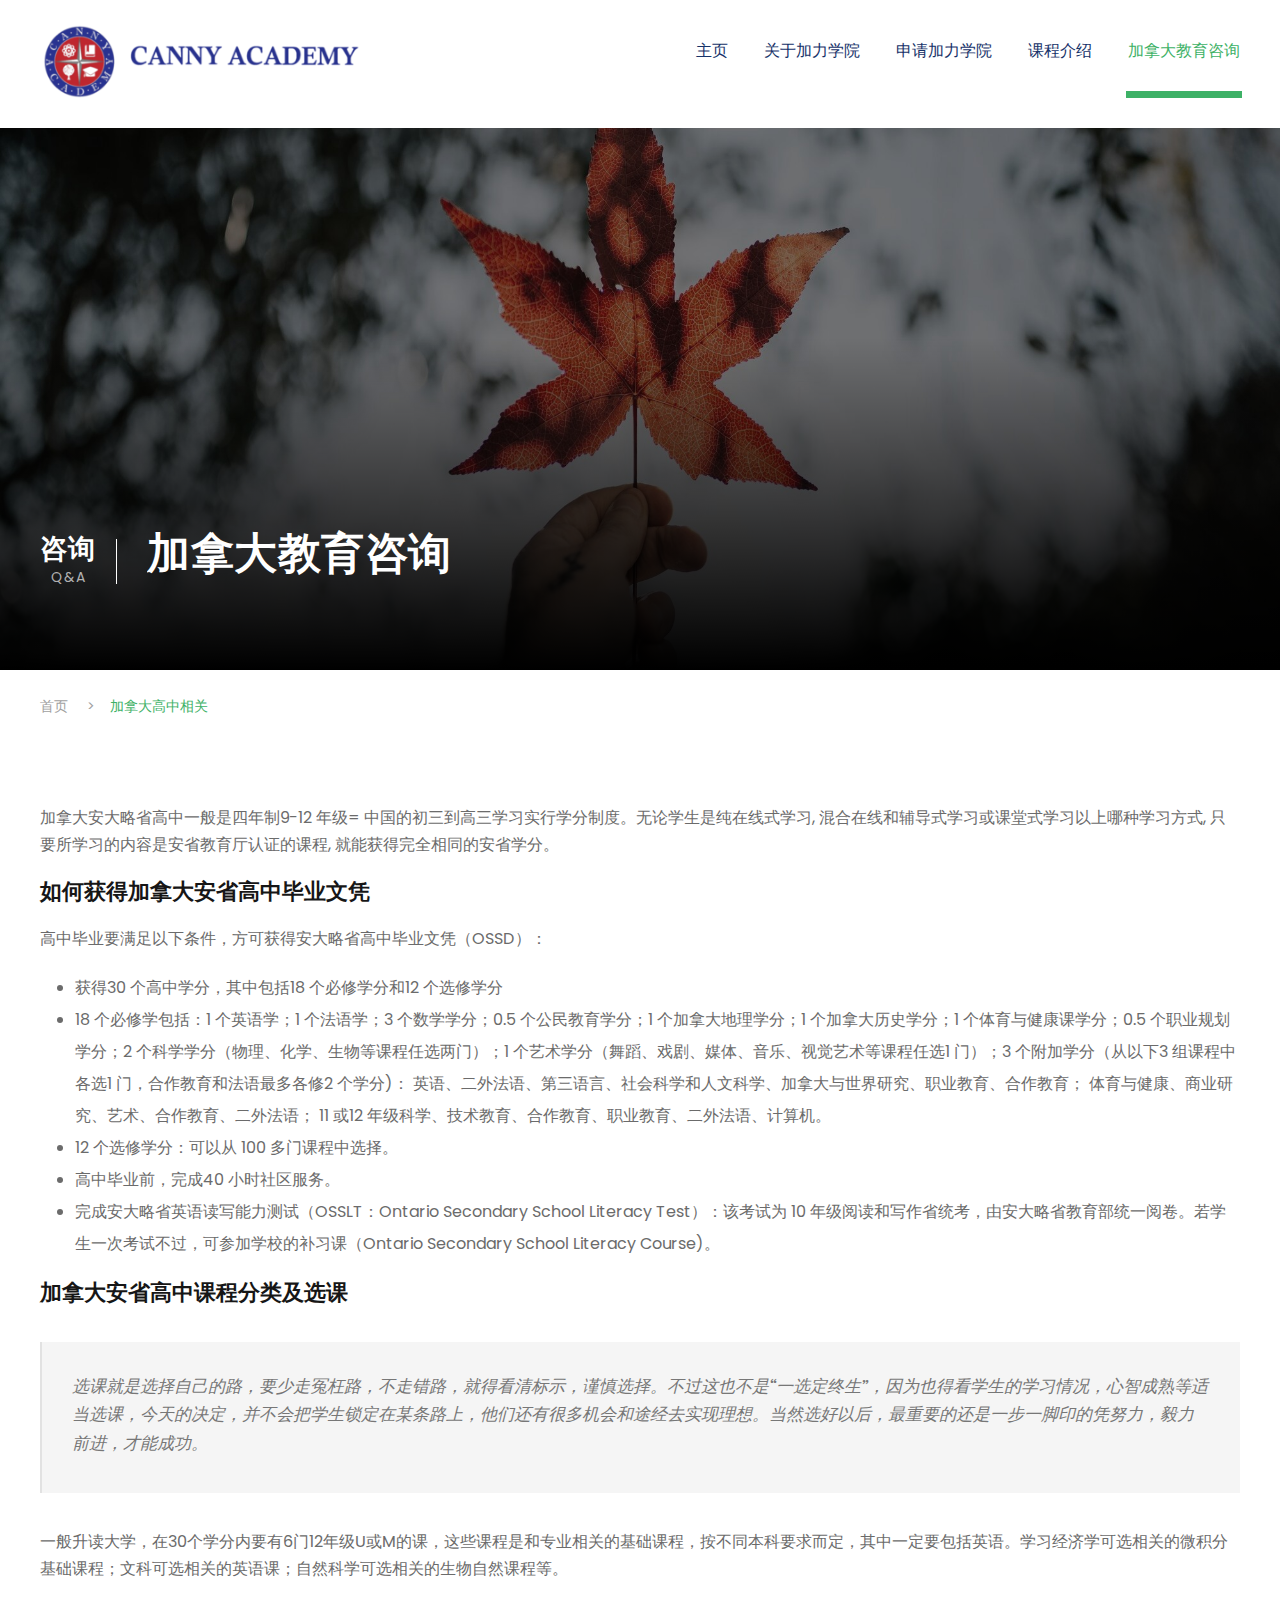
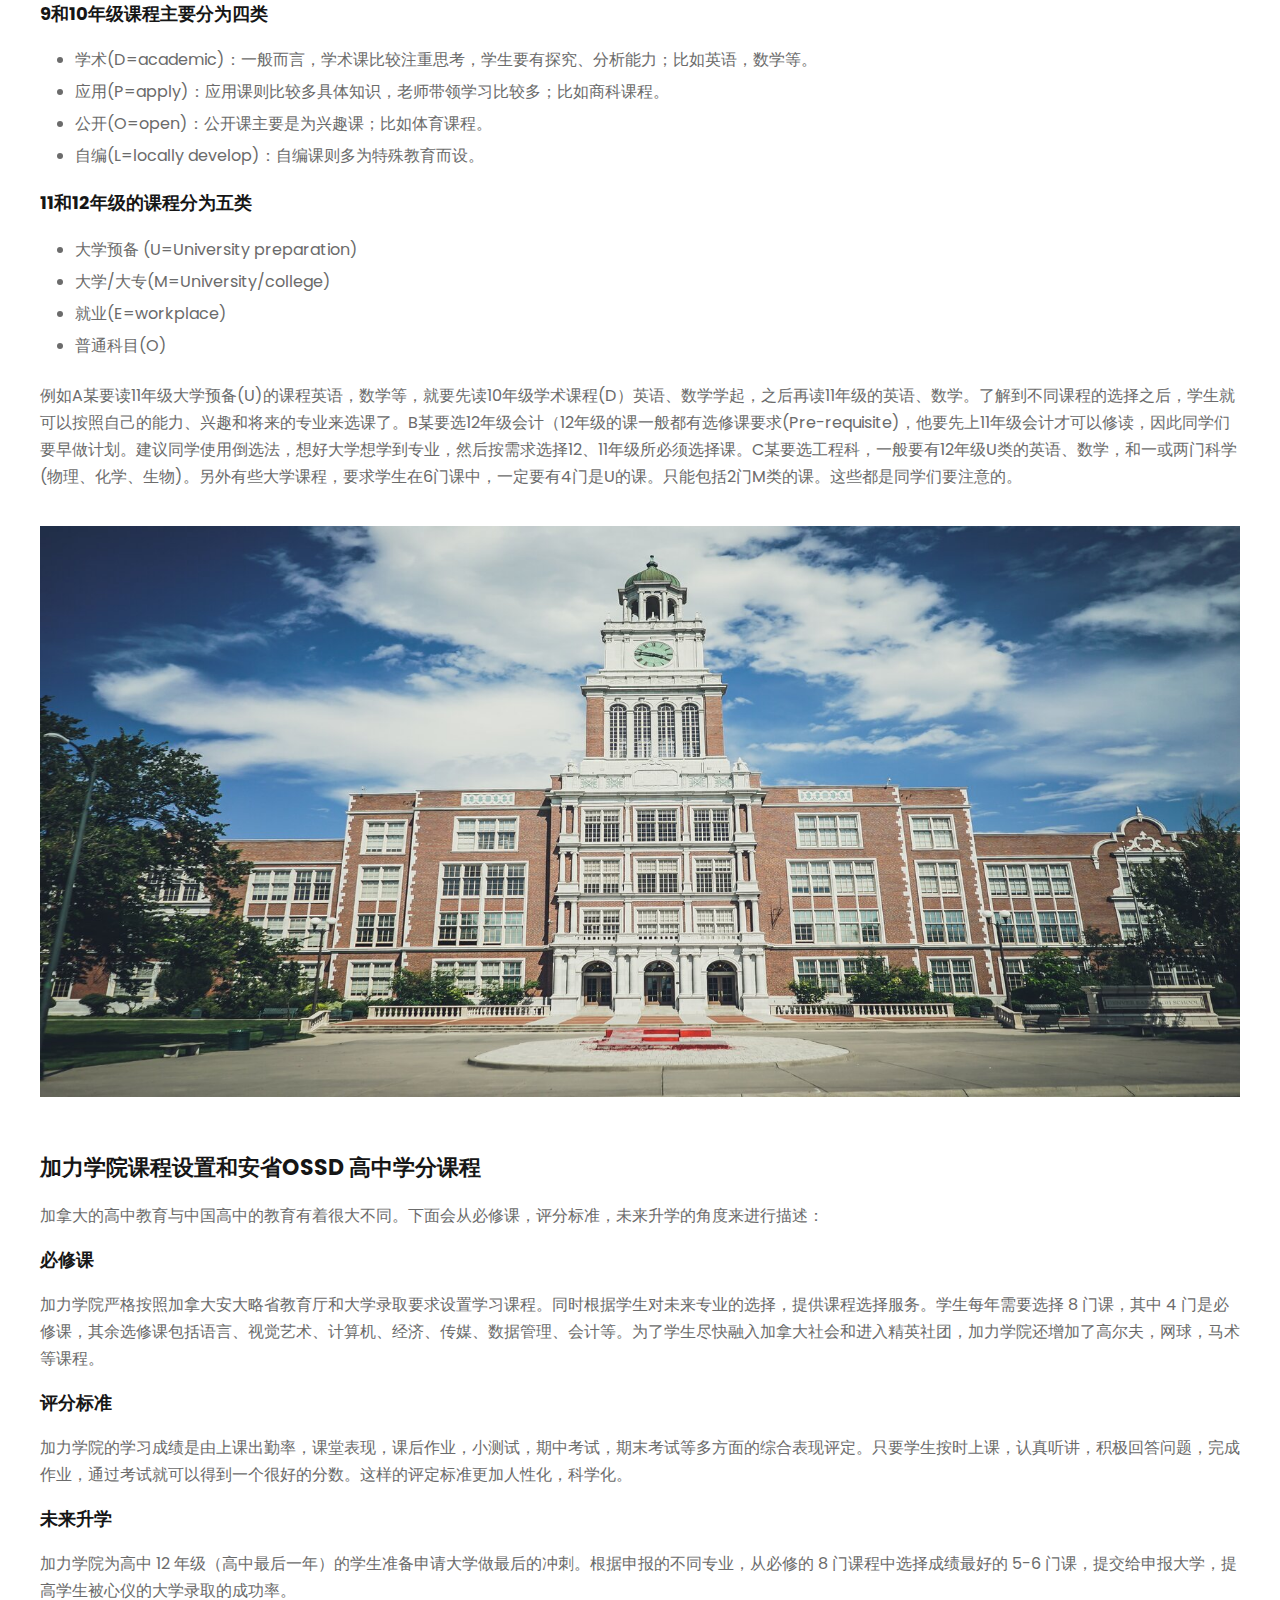
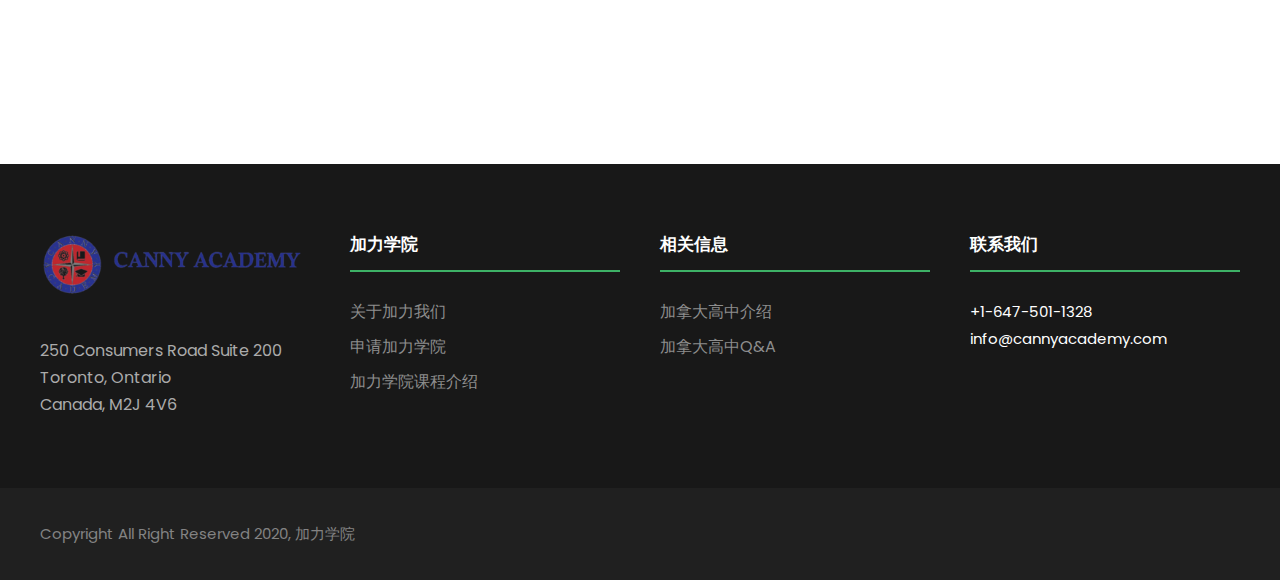
<file: canadian-high-school.html>
<!DOCTYPE html>
<html lang="en-US" class="no-js">

<head>
  <meta charset="UTF-8">
  <meta name="viewport" content="width=device-width, initial-scale=1">

  <title>Canny Academy</title>

  <link rel='stylesheet' href='plugins/goodlayers-core/plugins/combine/style.css' type='text/css' media='all' />
  <link rel='stylesheet' href='plugins/goodlayers-core/include/css/page-builder.css' type='text/css' media='all' />
  <link rel='stylesheet' href='plugins/revslider/public/assets/css/settings.css' type='text/css' media='all' />
  <link rel='stylesheet' href='css/style-core.css' type='text/css' media='all' />
  <link rel='stylesheet' href='css/kingster-style-custom.css' type='text/css' media='all' />

  <link href="https://fonts.googleapis.com/css?family=Playfair+Display:700%2C400" rel="stylesheet" property="stylesheet" type="text/css" media="all">
  <link rel='stylesheet'
    href='https://fonts.googleapis.com/css?family=Poppins%3A100%2C100italic%2C200%2C200italic%2C300%2C300italic%2Cregular%2Citalic%2C500%2C500italic%2C600%2C600italic%2C700%2C700italic%2C800%2C800italic%2C900%2C900italic%7CABeeZee%3Aregular%2Citalic&amp;subset=latin%2Clatin-ext%2Cdevanagari&amp;ver=5.0.3'
    type='text/css' media='all' />

</head>

<body class="home page-template-default page page-id-2039 gdlr-core-body woocommerce-no-js tribe-no-js kingster-body kingster-body-front kingster-full  kingster-with-sticky-navigation  kingster-blockquote-style-1 gdlr-core-link-to-lightbox">
  <!-- mobile starts -->
  <div class="kingster-mobile-header-wrap">
    <div class="kingster-mobile-header kingster-header-background kingster-style-slide kingster-sticky-mobile-navigation " id="kingster-mobile-header">
      <div class="kingster-mobile-header-container kingster-container clearfix">
        <div class="kingster-logo  kingster-item-pdlr">
          <div class="kingster-logo-inner">
            <a class="" href="index.html">

              <img src="custom-image/logo.png" alt="" />
            </a>
          </div>
        </div>
        <div class="kingster-mobile-menu-right">

          <div class="kingster-mobile-menu"><a class="kingster-mm-menu-button kingster-mobile-menu-button kingster-mobile-button-hamburger" href="#kingster-mobile-menu"><span></span></a>
            <div class="kingster-mm-menu-wrap kingster-navigation-font" id="kingster-mobile-menu" data-slide="right">
              <ul id="menu-main-navigation" class="m-menu">
                <li class="menu-item menu-item-home menu-item-has-children"><a href="index.html">首页</a>

                </li>
                <li class="menu-item menu-item-has-children"><a href="about-us.html">关于加力学院</a>

                </li>
                <li class="menu-item menu-item-has-children"><a href="apply-to-canny.html">申请加力学院</a>

                </li>
                <li class="menu-item menu-item-has-children"><a href="courses.html">课程介绍</a>

                </li>
                <li class="menu-item menu-item-has-children current-menu-item"><a href="canadian-high-school.html">加拿大教育咨询</a>

                </li>
              </ul>
            </div>
          </div>
        </div>
      </div>
    </div>
  </div>
  <!-- mobile ends -->

  <div class="kingster-body-outer-wrapper ">
    <div class="kingster-body-wrapper clearfix  kingster-with-frame">

      <header class="kingster-header-wrap kingster-header-style-plain  kingster-style-menu-right kingster-sticky-navigation kingster-style-fixed" data-navigation-offset="75px">
        <div class="kingster-header-background"></div>
        <div class="kingster-header-container  kingster-container">
          <div class="kingster-header-container-inner clearfix">
            <div class="kingster-logo  kingster-item-pdlr">
              <div class="kingster-logo-inner">
                <a class="" href="index.html">

                  <img src="custom-image/logo.png" alt="" />
                </a>
              </div>
            </div>
            <div class="kingster-navigation kingster-item-pdlr clearfix ">
              <div class="kingster-main-menu" id="kingster-main-menu">
                <ul id="menu-main-navigation-1" class="sf-menu">
                  <li class="menu-item menu-item-home menu-item-has-children kingster-normal-menu"><a href="index.html" class="sf-with-ul-pre">主页</a>

                  </li>
                  <li class="menu-item menu-item-has-children kingster-normal-menu"><a href="about-us.html" class="sf-with-ul-pre">关于加力学院</a>

                  </li>

                  <li class="menu-item menu-item-has-children kingster-normal-menu"><a href="apply-to-canny.html" class="sf-with-ul-pre">申请加力学院</a>

                  </li>
                  <li class="menu-item menu-item-has-children kingster-normal-menu"><a href="courses.html" class="sf-with-ul-pre">课程介绍</a>

                  </li>
                  <li class="menu-item menu-item-has-children kingster-normal-menu current-menu-item"><a href="canadian-high-school.html" class="sf-with-ul-pre">加拿大教育咨询</a>
                  </li>

                </ul>
                <div class="kingster-navigation-slide-bar" id="kingster-navigation-slide-bar"></div>
              </div>

            </div>
          </div>
        </div>
      </header>



      <div class="kingster-page-wrapper" id="kingster-page-wrapper">
        <div class="kingster-blog-title-wrap  kingster-style-custom kingster-feature-image" style="background-image: url(custom-image/canadian-school-2000x1365.jpg) ;">
          <div class="kingster-header-transparent-substitute"></div>
          <div class="kingster-blog-title-overlay" style="opacity: 0.01 ;"></div>
          <div class="kingster-blog-title-bottom-overlay"></div>
          <div class="kingster-blog-title-container kingster-container">
            <div class="kingster-blog-title-content kingster-item-pdlr" style="padding-top: 400px ;padding-bottom: 80px ;">
              <header class="kingster-single-article-head clearfix">
                <div class="kingster-single-article-date-wrapper  post-date updated" style="width:auto;">
                  <div class="kingster-single-article-date-day">咨询</div>
                  <div class="kingster-single-article-date-month">Q&A</div>
                </div>
                <div class="kingster-single-article-head-right">
                  <h1 class="kingster-single-article-title">加拿大教育咨询</h1>

                </div>
              </header>
            </div>
          </div>
        </div>
        <div class="kingster-breadcrumbs">
          <div class="kingster-breadcrumbs-container kingster-container">
            <div class="kingster-breadcrumbs-item kingster-item-pdlr"> <span property="itemListElement" typeof="ListItem"><a property="item" typeof="WebPage" title="Go to Kingster." href="index.html" class="home"><span property="name">首页</span></a>
                <meta property="position" content="1">
              </span>&gt;<span property="itemListElement" typeof="ListItem"><span property="name">加拿大高中相关</span>
                <meta property="position" content="2">
              </span>

            </div>
          </div>
        </div>
        <div class="kingster-content-container kingster-container" style="padding-bottom:100px">
          <div class=" kingster-sidebar-wrap clearfix kingster-line-height-0 kingster-sidebar-style-none">
            <div class=" kingster-sidebar-center kingster-column-60 kingster-line-height">
              <div class="kingster-content-wrap kingster-item-pdlr clearfix">
                <div class="kingster-content-area">
                  <article id="post-1268" class="post-1268 post type-post status-publish format-standard has-post-thumbnail hentry category-blog category-post-format tag-news">
                    <div class="kingster-single-article clearfix">
                      <div class="kingster-single-article-content">
                        <p>加拿大安大略省高中一般是四年制9-12 年级= 中国的初三到高三学习实行学分制度。无论学生是纯在线式学习, 混合在线和辅导式学习或课堂式学习以上哪种学习方式, 只要所学习的内容是安省教育厅认证的课程, 就能获得完全相同的安省学分。</p>
                        <h5>如何获得加拿大安省高中毕业文凭</h5>
                        <p>高中毕业要满足以下条件，方可获得安大略省高中毕业文凭（OSSD）：</p>
                        <ul>
                          <li>获得30 个高中学分，其中包括18 个必修学分和12 个选修学分</li>
                          <li>18 个必修学包括：1 个英语学；1 个法语学；3 个数学学分；0.5 个公民教育学分；1 个加拿大地理学分；1 个加拿大历史学分；1 个体育与健康课学分；0.5 个职业规划学分；2 个科学学分（物理、化学、生物等课程任选两门）；1 个艺术学分（舞蹈、戏剧、媒体、音乐、视觉艺术等课程任选1 门）；3 个附加学分（从以下3 组课程中各选1 门，合作教育和法语最多各修2 个学分)：
                            英语、二外法语、第三语言、社会科学和人文科学、加拿大与世界研究、职业教育、合作教育； 体育与健康、商业研究、艺术、合作教育、二外法语； 11 或12 年级科学、技术教育、合作教育、职业教育、二外法语、计算机。</li>
                          <li>12 个选修学分：可以从 100 多门课程中选择。</li>
                          <li>高中毕业前，完成40 小时社区服务。</li>
                          <li>完成安大略省英语读写能力测试（OSSLT：Ontario Secondary School Literacy Test）：该考试为 10 年级阅读和写作省统考，由安大略省教育部统一阅卷。若学生一次考试不过，可参加学校的补习课（Ontario Secondary School Literacy Course)。</li>
                        </ul>
                        <h5>加拿大安省高中课程分类及选课</h5>
                        <blockquote>
                          <p>选课就是选择自己的路，要少走冤枉路，不走错路，就得看清标示，谨慎选择。不过这也不是“一选定终生”，因为也得看学生的学习情况，心智成熟等适当选课，今天的决定，并不会把学生锁定在某条路上，他们还有很多机会和途经去实现理想。当然选好以后，最重要的还是一步一脚印的凭努力，毅力前进，才能成功。</p>
                        </blockquote>
                        <p>一般升读大学，在30个学分内要有6门12年级U或M的课，这些课程是和专业相关的基础课程，按不同本科要求而定，其中一定要包括英语。学习经济学可选相关的微积分基础课程；文科可选相关的英语课；自然科学可选相关的生物自然课程等。</p>
                        <h6>9和10年级课程主要分为四类</h6>
                        <ul>
                          <li>学术(D=academic)：一般而言，学术课比较注重思考，学生要有探究、分析能力；比如英语，数学等。</li>
                          <li>应用(P=apply)：应用课则比较多具体知识，老师带领学习比较多；比如商科课程。</li>
                          <li>公开(O=open)：公开课主要是为兴趣课；比如体育课程。</li>
                          <li>自编(L=locally develop)：自编课则多为特殊教育而设。</li>

                        </ul>
                        <h6>11和12年级的课程分为五类</h6>
                        <ul>
                          <li>大学预备 (U=University preparation)</li>
                          <li>大学/大专(M=University/college)</li>
                          <li>就业(E=workplace)</li>
                          <li>普通科目(O)</li>

                        </ul>
                        <p>
                          例如A某要读11年级大学预备(U)的课程英语，数学等，就要先读10年级学术课程(D）英语、数学学起，之后再读11年级的英语、数学。了解到不同课程的选择之后，学生就可以按照自己的能力、兴趣和将来的专业来选课了。B某要选12年级会计（12年级的课一般都有选修课要求(Pre-requisite)，他要先上11年级会计才可以修读，因此同学们要早做计划。建议同学使用倒选法，想好大学想学到专业，然后按需求选择12、11年级所必须选择课。C某要选工程科，一般要有12年级U类的英语、数学，和一或两门科学(物理、化学、生物)。另外有些大学课程，要求学生在6门课中，一定要有4门是U的课。只能包括2门M类的课。这些都是同学们要注意的。
                          <br /> <span class="gdlr-core-space-shortcode" style="margin-top: 30px ;"></span></p>
                        <p><img class="alignnone size-full wp-image-5422" src="custom-image/canadian-1700x810.jpg" alt="" width="1700" height="810" /></p> <span class="gdlr-core-space-shortcode" style="margin-top: 30px ;"></span>
                        <h5>加力学院课程设置和安省OSSD 高中学分课程</h5>
                        <p>加拿大的高中教育与中国高中的教育有着很大不同。下面会从必修课，评分标准，未来升学的角度来进行描述：</p>
                        <h6>必修课</h6>
                        <p>加力学院严格按照加拿大安大略省教育厅和大学录取要求设置学习课程。同时根据学生对未来专业的选择，提供课程选择服务。学生每年需要选择 8 门课，其中 4 门是必修课，其余选修课包括语言、视觉艺术、计算机、经济、传媒、数据管理、会计等。为了学生尽快融入加拿大社会和进入精英社团，加力学院还增加了高尔夫，网球，马术等课程。</p>
                        <h6>评分标准</h6>
                        <p>加力学院的学习成绩是由上课出勤率，课堂表现，课后作业，小测试，期中考试，期末考试等多方面的综合表现评定。只要学生按时上课，认真听讲，积极回答问题，完成作业，通过考试就可以得到一个很好的分数。这样的评定标准更加人性化，科学化。</p>
                        <h6>未来升学</h6>
                        <p>加力学院为高中 12 年级（高中最后一年）的学生准备申请大学做最后的冲刺。根据申报的不同专业，从必修的 8 门课程中选择成绩最好的 5-6 门课，提交给申报大学，提高学生被心仪的大学录取的成功率。</p>
                        <!-- <h5>加拿大高中的必修课与选修课选课详解案例分析</h5>
                        <p>下面将会通过4个案例来分析加拿大高中该如何选课</p>
                        <ul>
                          <li><strong>案例A：</strong>李同学希望选择文科
                            类专业，他必须提供
                            的课程有12 年级英
                            语课程，和在之前所
                            学过的必修课和选修
                            课中再选择5 门分
                            数最高的课程一起提
                            供即可。这可是数学
                            不好的学生的福音。</li>
                          <li><strong>案例B：</strong>张同学希望选择商科
                            类专业，他需要提供
                            12 年级英语和12 年级
                            微积分与向量，另外
                            再加上4 门12 年级课
                            程即可。当然，如果
                            学生选修课修过类似
                            会计学，管理学，经
                            济学等课程，提供上
                            去肯定更利于被录取。</li>
                          <li><strong>案例C：</strong>王同学希望选择理科类专业，他需要提
                            供12 年级英语和12 年级微积分与向量，
                            另外再加上4 门12 年级课程即可。不
                            过多伦多大学建议学生可以提供12 年级
                            物理和12 年级化学会更有利于被录取。</li>
                          <li><strong>案例D：</strong>赵同学希望选择工科类专业，他提供的
                            课程会相对来说多一些，必须提供的有
                            12 年级英语，12 年级微积分，12 年级
                            高等函数，12 年级物理，12 年级化学，
                            以及1 门其他的必修或选修课。这也
                            是因为工科类专业在任何学校都是最难
                            申请的专业，所以要求相对要高很多。</li>
                        </ul> -->

                      </div>
                    </div>
                  </article>
                </div>
              </div>
            </div>
          </div>
        </div>


        <footer>
          <div class="kingster-footer-wrapper ">
            <div class="kingster-footer-container kingster-container clearfix">
              <div class="kingster-footer-column kingster-item-pdlr kingster-column-15">
                <div id="text-2" class="widget widget_text kingster-widget">
                  <div class="textwidget">
                    <p>

                    <img src="custom-image/logo.png" alt="" />
                    <br /> <span class="gdlr-core-space-shortcode" style="margin-top: 5px ;"></span>
                    <br /> 250 Consumers Road Suite 200
                    <br /> Toronto, Ontario
                    <br /> Canada, M2J 4V6</p>

                  </div>
                </div>
              </div>
              <div class="kingster-footer-column kingster-item-pdlr kingster-column-15">
                <div id="gdlr-core-custom-menu-widget-2" class="widget widget_gdlr-core-custom-menu-widget kingster-widget">
                  <h3 class="kingster-widget-title">加力学院</h3><span class="clear"></span>
                  <div class="menu-our-campus-container">
                    <ul id="menu-our-campus" class="gdlr-core-custom-menu-widget gdlr-core-menu-style-plain">
                      <li class="menu-item"><a href="about-us.html">关于加力我们</a></li>
                      <li class="menu-item"><a href="apply-to-canny.html">申请加力学院</a></li>
                      <li class="menu-item"><a href="courses.html">加力学院课程介绍</a></li>

                    </ul>
                  </div>
                </div>
              </div>
              <div class="kingster-footer-column kingster-item-pdlr kingster-column-15">
                <div id="gdlr-core-custom-menu-widget-3" class="widget widget_gdlr-core-custom-menu-widget kingster-widget">
                  <h3 class="kingster-widget-title">相关信息</h3><span class="clear"></span>
                  <div class="menu-campus-life-container">
                    <ul id="menu-campus-life" class="gdlr-core-custom-menu-widget gdlr-core-menu-style-plain">
                      <li class="menu-item"><a href="canadian-high-school.html">加拿大高中介绍</a></li>
                      <li class="menu-item"><a href="canadian-high-school.html">加拿大高中Q&A</a></li>

                    </ul>
                  </div>
                </div>
              </div>
              <div class="kingster-footer-column kingster-item-pdlr kingster-column-15">
                <div id="gdlr-core-custom-menu-widget-4" class="widget widget_gdlr-core-custom-menu-widget kingster-widget">
                  <h3 class="kingster-widget-title">联系我们</h3><span class="clear"></span>
                  <div class="menu-academics-container">
                    <span style="font-size: 15px; color: #ffffff;">+1-647-501-1328</span>
                    <br /> <a style="font-size: 15px; color: #ffffff;" href="">info@cannyacademy.com</a>
                  </div>
                </div>
              </div>
            </div>
          </div>

          <div class="kingster-copyright-wrapper">
            <div class="kingster-copyright-container kingster-container clearfix">
              <div class="kingster-copyright-left kingster-item-pdlr">Copyright All Right Reserved 2020, 加力学院</div>

            </div>
          </div>
        </footer>
    </div>
  </div>


  <script type='text/javascript' src='js/jquery/jquery.js'></script>
  <script type='text/javascript' src='js/jquery/jquery-migrate.min.js'></script>
  <script type='text/javascript' src='plugins/goodlayers-core/plugins/combine/script.js'></script>
  <script type='text/javascript'>
    var gdlr_core_pbf = {
      "admin": "",
      "video": {
        "width": "640",
        "height": "360"
      },
      "ajax_url": "#"
    };
  </script>
  <script type='text/javascript' src='plugins/goodlayers-core/include/js/page-builder.js'></script>
  <script type='text/javascript' src='js/jquery/ui/effect.min.js'></script>
  <script type='text/javascript'>
    var kingster_script_core = {
      "home_url": "index.html"
    };
  </script>
  <script type='text/javascript' src='js/plugins.min.js'></script>
</body>

</html>
</file>
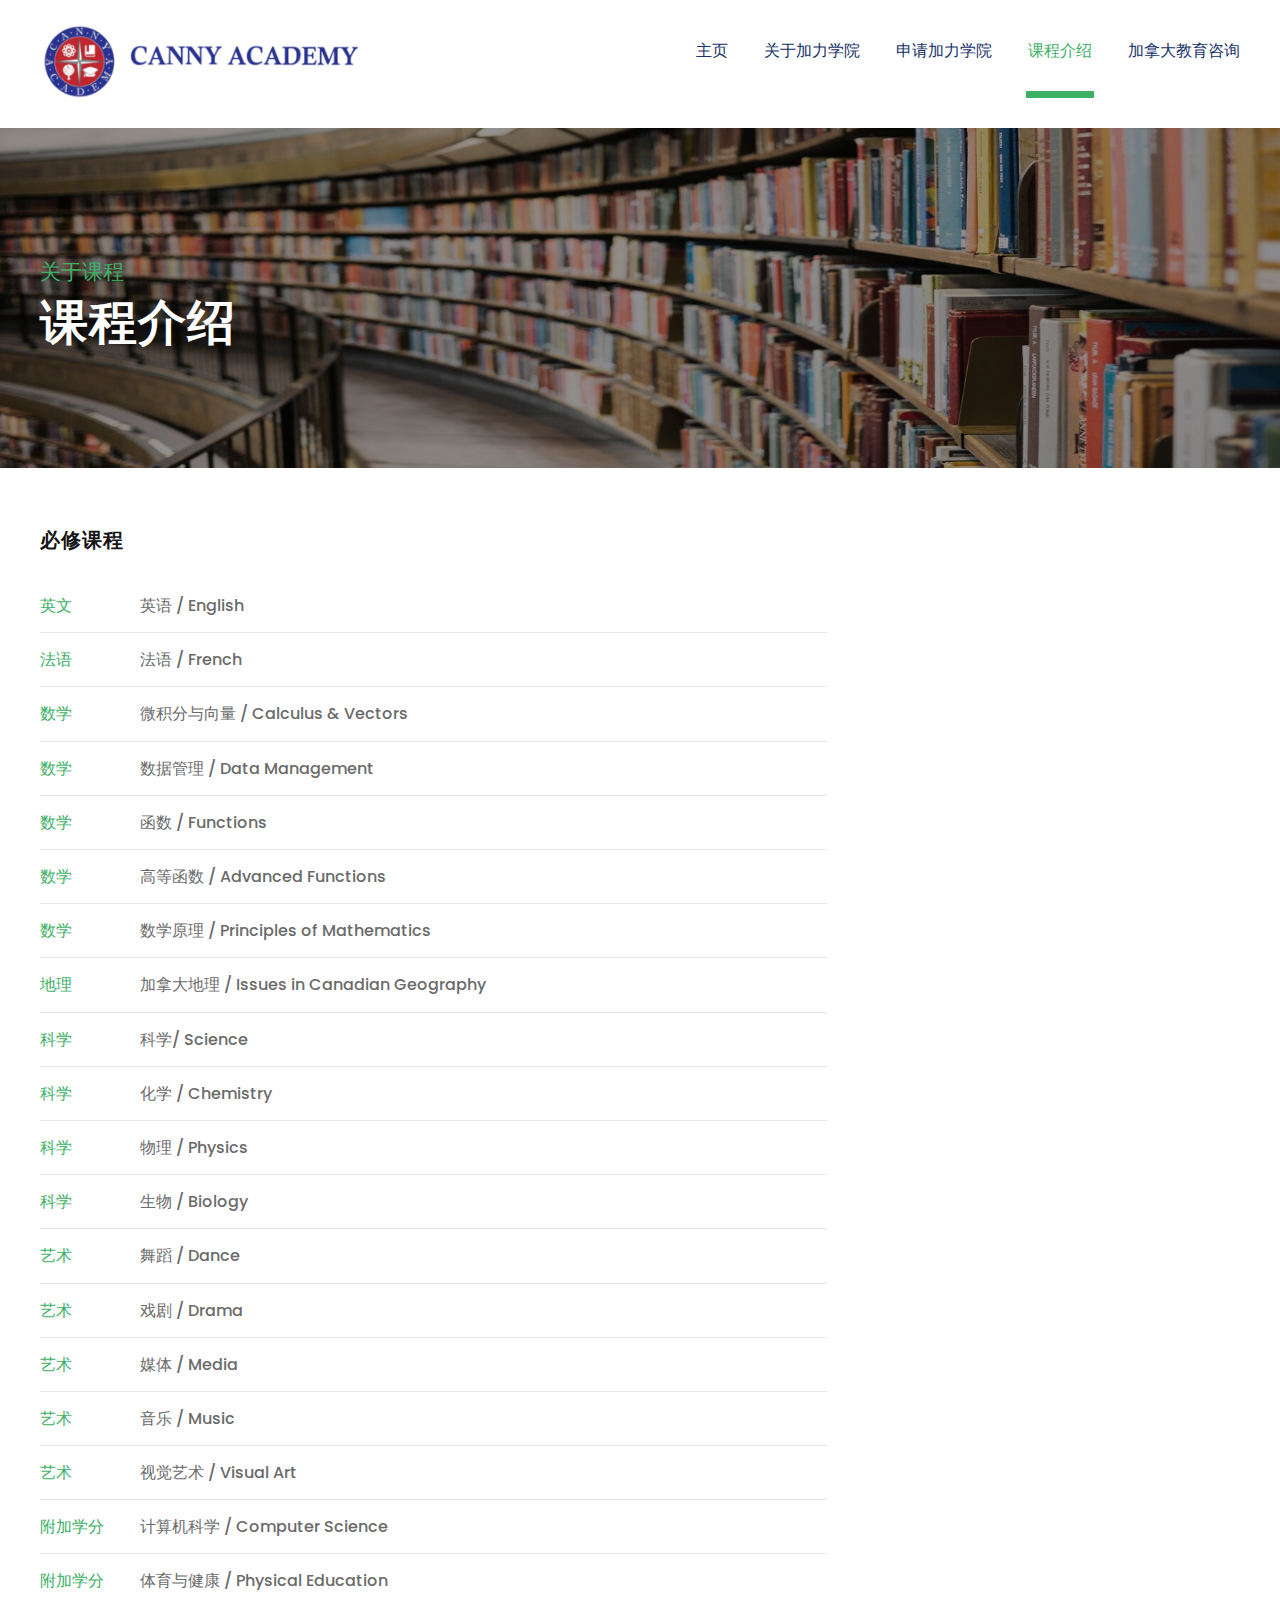
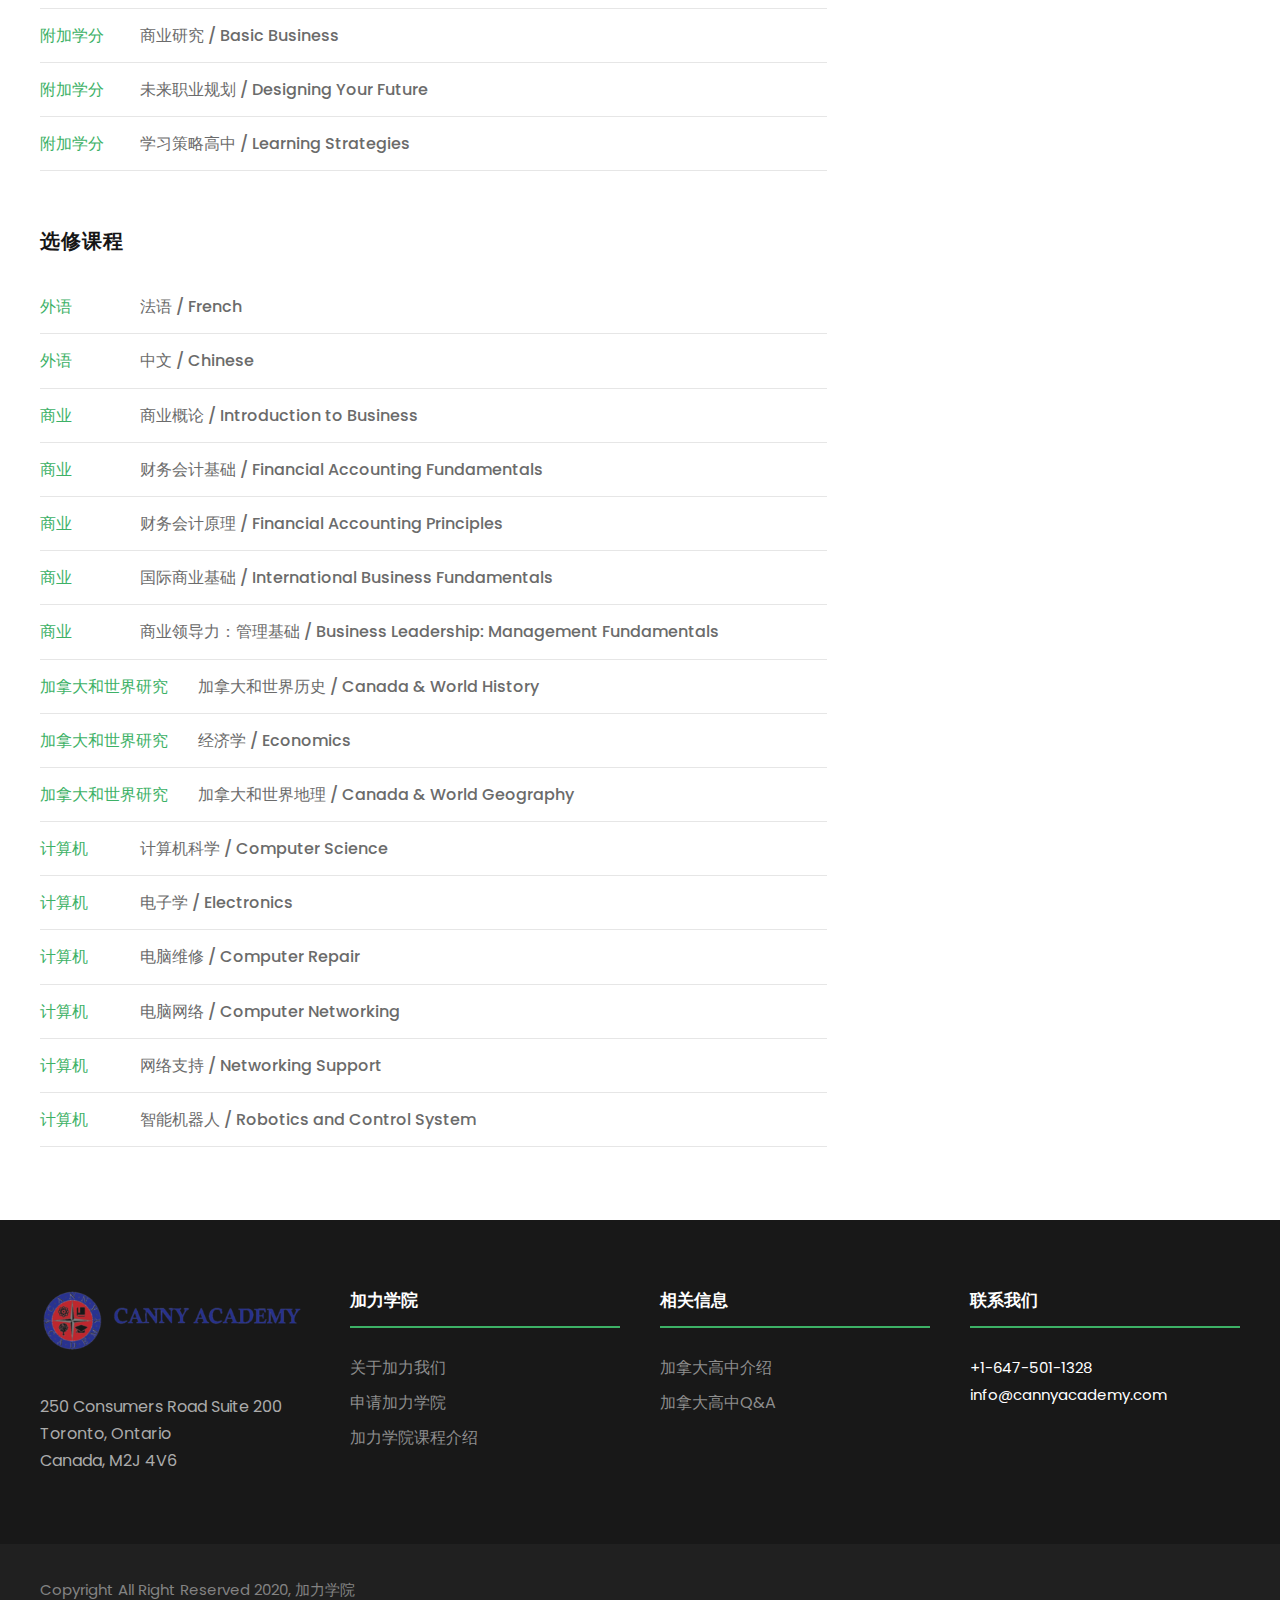
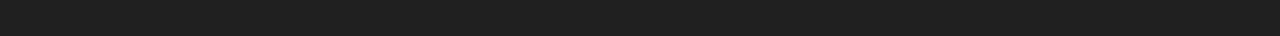
<file: courses.html>
<!DOCTYPE html>
<html lang="en-US" class="no-js">

<head>
  <meta charset="UTF-8">
  <meta name="viewport" content="width=device-width, initial-scale=1">

  <title>Canny Academy</title>

  <link rel='stylesheet' href='plugins/goodlayers-core/plugins/combine/style.css' type='text/css' media='all' />
  <link rel='stylesheet' href='plugins/goodlayers-core/include/css/page-builder.css' type='text/css' media='all' />
  <link rel='stylesheet' href='plugins/revslider/public/assets/css/settings.css' type='text/css' media='all' />
  <link rel='stylesheet' href='css/style-core.css' type='text/css' media='all' />
  <link rel='stylesheet' href='css/kingster-style-custom.css' type='text/css' media='all' />

  <link href="https://fonts.googleapis.com/css?family=Playfair+Display:700%2C400" rel="stylesheet" property="stylesheet" type="text/css" media="all">
  <link rel='stylesheet'
    href='https://fonts.googleapis.com/css?family=Poppins%3A100%2C100italic%2C200%2C200italic%2C300%2C300italic%2Cregular%2Citalic%2C500%2C500italic%2C600%2C600italic%2C700%2C700italic%2C800%2C800italic%2C900%2C900italic%7CABeeZee%3Aregular%2Citalic&amp;subset=latin%2Clatin-ext%2Cdevanagari&amp;ver=5.0.3'
    type='text/css' media='all' />

</head>

<body class="home page-template-default page page-id-2039 gdlr-core-body woocommerce-no-js tribe-no-js kingster-body kingster-body-front kingster-full  kingster-with-sticky-navigation  kingster-blockquote-style-1 gdlr-core-link-to-lightbox">
  <!-- mobile starts -->
  <div class="kingster-mobile-header-wrap">
    <div class="kingster-mobile-header kingster-header-background kingster-style-slide kingster-sticky-mobile-navigation " id="kingster-mobile-header">
      <div class="kingster-mobile-header-container kingster-container clearfix">
        <div class="kingster-logo  kingster-item-pdlr">
          <div class="kingster-logo-inner">
            <a class="" href="index.html">

              <img src="custom-image/logo.png" alt="" />
            </a>
          </div>
        </div>
        <div class="kingster-mobile-menu-right">

          <div class="kingster-mobile-menu"><a class="kingster-mm-menu-button kingster-mobile-menu-button kingster-mobile-button-hamburger" href="#kingster-mobile-menu"><span></span></a>
            <div class="kingster-mm-menu-wrap kingster-navigation-font" id="kingster-mobile-menu" data-slide="right">
              <ul id="menu-main-navigation" class="m-menu">
                <li class="menu-item menu-item-home menu-item-has-children"><a href="index.html">首页</a>

                </li>
                <li class="menu-item menu-item-has-children"><a href="about-us.html">关于加力学院</a>

                </li>
                <li class="menu-item menu-item-has-children"><a href="apply-to-canny.html">申请加力学院</a>

                </li>
                <li class="menu-item menu-item-has-children current-menu-item"><a href="courses.html">课程介绍</a>

                </li>
                <li class="menu-item menu-item-has-children"><a href="canadian-high-school.html">加拿大教育咨询</a>

                </li>
              </ul>
            </div>
          </div>
        </div>
      </div>
    </div>
  </div>
  <!-- mobile ends -->

  <div class="kingster-body-outer-wrapper ">
    <div class="kingster-body-wrapper clearfix  kingster-with-frame">

      <header class="kingster-header-wrap kingster-header-style-plain  kingster-style-menu-right kingster-sticky-navigation kingster-style-fixed" data-navigation-offset="75px">
        <div class="kingster-header-background"></div>
        <div class="kingster-header-container  kingster-container">
          <div class="kingster-header-container-inner clearfix">
            <div class="kingster-logo  kingster-item-pdlr">
              <div class="kingster-logo-inner">
                <a class="" href="index.html">
                  <img src="custom-image/logo.png" alt="" />
                </a>
              </div>
            </div>
            <div class="kingster-navigation kingster-item-pdlr clearfix ">
              <div class="kingster-main-menu" id="kingster-main-menu">
                <ul id="menu-main-navigation-1" class="sf-menu">
                  <li class="menu-item menu-item-home menu-item-has-children kingster-normal-menu"><a href="index.html" class="sf-with-ul-pre">主页</a>

                  </li>
                  <li class="menu-item menu-item-has-children kingster-normal-menu"><a href="about-us.html" class="sf-with-ul-pre">关于加力学院</a>

                  </li>

                  <li class="menu-item menu-item-has-children kingster-normal-menu"><a href="apply-to-canny.html" class="sf-with-ul-pre">申请加力学院</a>

                  </li>
                  <li class="menu-item menu-item-has-children kingster-normal-menu current-menu-item"><a href="courses.html" class="sf-with-ul-pre">课程介绍</a>

                  </li>
                  <li class="menu-item menu-item-has-children kingster-normal-menu"><a href="canadian-high-school.html" class="sf-with-ul-pre">加拿大教育咨询</a>
                  </li>

                </ul>
                <div class="kingster-navigation-slide-bar" id="kingster-navigation-slide-bar"></div>
              </div>

            </div>
          </div>
        </div>
      </header>




      <div class="kingster-page-title-wrap  kingster-style-medium kingster-left-align">
        <div class="kingster-header-transparent-substitute"></div>
        <div class="kingster-page-title-overlay"></div>
        <div class="kingster-page-title-container kingster-container">
          <div class="kingster-page-title-content kingster-item-pdlr">
            <div class="kingster-page-caption">关于课程</div>
            <h1 class="kingster-page-title">课程介绍</h1>
          </div>
        </div>
      </div>
      <div class="kingster-page-wrapper" id="kingster-page-wrapper">
        <div class="kingster-content-container kingster-container">
          <div class=" kingster-sidebar-wrap clearfix kingster-line-height-0 kingster-sidebar-style-right">
            <div class=" kingster-sidebar-center kingster-column-40 kingster-line-height">
              <div class="gdlr-core-page-builder-body">
                <div class="gdlr-core-pbf-wrapper ">
                  <div class="gdlr-core-pbf-wrapper-content gdlr-core-js ">
                    <div class="gdlr-core-pbf-wrapper-container clearfix gdlr-core-container">
                      <div class="gdlr-core-pbf-element">
                        <div class="gdlr-core-title-item gdlr-core-item-pdb clearfix  gdlr-core-left-align gdlr-core-title-item-caption-top gdlr-core-item-pdlr" style="padding-bottom: 40px ;">
                          <div class="gdlr-core-title-item-title-wrap clearfix">
                            <h3 class="gdlr-core-title-item-title gdlr-core-skin-title " style="font-size: 20px ;font-weight: 600 ;">必修课程 </h3>
                          </div>
                        </div>
                      </div>
                      <div class="gdlr-core-pbf-element">
                        <div class="gdlr-core-course-item gdlr-core-item-pdlr gdlr-core-item-pdb gdlr-core-course-style-list" style="padding-bottom: 45px ;">
                          <div class="gdlr-core-course-item-list"><span class="gdlr-core-course-item-id gdlr-core-skin-caption">英文</span><span class="gdlr-core-course-item-title gdlr-core-skin-title">英语 / English</span></div>
                          <div class="gdlr-core-course-item-list"><span class="gdlr-core-course-item-id gdlr-core-skin-caption">法语</span><span class="gdlr-core-course-item-title gdlr-core-skin-title">法语 / French</span></div>
                          <div class="gdlr-core-course-item-list"><span class="gdlr-core-course-item-id gdlr-core-skin-caption">数学</span><span class="gdlr-core-course-item-title gdlr-core-skin-title">微积分与向量 / Calculus & Vectors</span></div>
                          <div class="gdlr-core-course-item-list"><span class="gdlr-core-course-item-id gdlr-core-skin-caption">数学</span><span class="gdlr-core-course-item-title gdlr-core-skin-title">数据管理 / Data Management</span></div>
                          <div class="gdlr-core-course-item-list"><span class="gdlr-core-course-item-id gdlr-core-skin-caption">数学</span><span class="gdlr-core-course-item-title gdlr-core-skin-title">函数 / Functions</span></div>
                          <div class="gdlr-core-course-item-list"><span class="gdlr-core-course-item-id gdlr-core-skin-caption">数学</span><span class="gdlr-core-course-item-title gdlr-core-skin-title">高等函数 / Advanced Functions</span></div>
                          <div class="gdlr-core-course-item-list"><span class="gdlr-core-course-item-id gdlr-core-skin-caption">数学</span><span class="gdlr-core-course-item-title gdlr-core-skin-title">数学原理 / Principles of Mathematics</span></div>
                          <div class="gdlr-core-course-item-list"><span class="gdlr-core-course-item-id gdlr-core-skin-caption">地理</span><span class="gdlr-core-course-item-title gdlr-core-skin-title">加拿大地理 / Issues in Canadian Geography</span></div>
                          <div class="gdlr-core-course-item-list"><span class="gdlr-core-course-item-id gdlr-core-skin-caption">科学</span><span class="gdlr-core-course-item-title gdlr-core-skin-title">科学/ Science</span></div>
                          <div class="gdlr-core-course-item-list"><span class="gdlr-core-course-item-id gdlr-core-skin-caption">科学</span><span class="gdlr-core-course-item-title gdlr-core-skin-title">化学 / Chemistry</span></div>
                          <div class="gdlr-core-course-item-list"><span class="gdlr-core-course-item-id gdlr-core-skin-caption">科学</span><span class="gdlr-core-course-item-title gdlr-core-skin-title">物理 / Physics</span></div>
                          <div class="gdlr-core-course-item-list"><span class="gdlr-core-course-item-id gdlr-core-skin-caption">科学</span><span class="gdlr-core-course-item-title gdlr-core-skin-title">生物 / Biology</span></div>

                          <div class="gdlr-core-course-item-list"><span class="gdlr-core-course-item-id gdlr-core-skin-caption">艺术</span><span class="gdlr-core-course-item-title gdlr-core-skin-title">舞蹈 / Dance</span></div>
                          <div class="gdlr-core-course-item-list"><span class="gdlr-core-course-item-id gdlr-core-skin-caption">艺术</span><span class="gdlr-core-course-item-title gdlr-core-skin-title">戏剧 / Drama</span></div>
                          <div class="gdlr-core-course-item-list"><span class="gdlr-core-course-item-id gdlr-core-skin-caption">艺术</span><span class="gdlr-core-course-item-title gdlr-core-skin-title">媒体 / Media</span></div>
                          <div class="gdlr-core-course-item-list"><span class="gdlr-core-course-item-id gdlr-core-skin-caption">艺术</span><span class="gdlr-core-course-item-title gdlr-core-skin-title">音乐 / Music</span></div>
                          <div class="gdlr-core-course-item-list"><span class="gdlr-core-course-item-id gdlr-core-skin-caption">艺术</span><span class="gdlr-core-course-item-title gdlr-core-skin-title">视觉艺术 / Visual Art</span></div>
                          <div class="gdlr-core-course-item-list"><span class="gdlr-core-course-item-id gdlr-core-skin-caption">附加学分</span><span class="gdlr-core-course-item-title gdlr-core-skin-title">计算机科学 / Computer Science</span></div>
                          <div class="gdlr-core-course-item-list"><span class="gdlr-core-course-item-id gdlr-core-skin-caption">附加学分</span><span class="gdlr-core-course-item-title gdlr-core-skin-title">体育与健康 / Physical Education</span></div>
                          <div class="gdlr-core-course-item-list"><span class="gdlr-core-course-item-id gdlr-core-skin-caption">附加学分</span><span class="gdlr-core-course-item-title gdlr-core-skin-title">商业研究 / Basic Business</span></div>
                          <div class="gdlr-core-course-item-list"><span class="gdlr-core-course-item-id gdlr-core-skin-caption">附加学分</span><span class="gdlr-core-course-item-title gdlr-core-skin-title">未来职业规划 / Designing Your Future</span></div>
                          <div class="gdlr-core-course-item-list"><span class="gdlr-core-course-item-id gdlr-core-skin-caption">附加学分</span><span class="gdlr-core-course-item-title gdlr-core-skin-title">学习策略高中 / Learning Strategies</span></div>


                        </div>
                      </div>
                      <div class="gdlr-core-pbf-element">
                        <div class="gdlr-core-title-item gdlr-core-item-pdb clearfix  gdlr-core-left-align gdlr-core-title-item-caption-top gdlr-core-item-pdlr" style="padding-bottom: 40px ;">
                          <div class="gdlr-core-title-item-title-wrap clearfix">
                            <h3 class="gdlr-core-title-item-title gdlr-core-skin-title " style="font-size: 20px ;font-weight: 600 ;">选修课程</h3>
                          </div>
                        </div>
                      </div>
                      <div class="gdlr-core-pbf-element">
                        <div class="gdlr-core-course-item gdlr-core-item-pdlr gdlr-core-item-pdb gdlr-core-course-style-list">
                          <div class="gdlr-core-course-item-list"><span class="gdlr-core-course-item-id gdlr-core-skin-caption">外语</span><span class="gdlr-core-course-item-title gdlr-core-skin-title">法语 / French</span></div>
                          <div class="gdlr-core-course-item-list"><span class="gdlr-core-course-item-id gdlr-core-skin-caption">外语</span><span class="gdlr-core-course-item-title gdlr-core-skin-title">中文 / Chinese</span></div>
                          <div class="gdlr-core-course-item-list"><span class="gdlr-core-course-item-id gdlr-core-skin-caption">商业</span><span class="gdlr-core-course-item-title gdlr-core-skin-title">商业概论 / Introduction to Business</span></div>
                          <div class="gdlr-core-course-item-list"><span class="gdlr-core-course-item-id gdlr-core-skin-caption">商业</span><span class="gdlr-core-course-item-title gdlr-core-skin-title">财务会计基础 / Financial Accounting Fundamentals</span>
                          </div>

                          <div class="gdlr-core-course-item-list"><span class="gdlr-core-course-item-id gdlr-core-skin-caption">商业</span><span class="gdlr-core-course-item-title gdlr-core-skin-title">财务会计原理 / Financial Accounting Principles</span>
                          </div>
                          <div class="gdlr-core-course-item-list"><span class="gdlr-core-course-item-id gdlr-core-skin-caption">商业</span><span class="gdlr-core-course-item-title gdlr-core-skin-title">国际商业基础 / International Business
                              Fundamentals</span>
                          </div>
                          <div class="gdlr-core-course-item-list"><span class="gdlr-core-course-item-id gdlr-core-skin-caption">商业</span><span class="gdlr-core-course-item-title gdlr-core-skin-title">商业领导力：管理基础
                              / Business Leadership: Management Fundamentals</span>
                          </div>
                          <div class="gdlr-core-course-item-list"><span class="gdlr-core-course-item-id gdlr-core-skin-caption" style='padding-right:30px'>加拿大和世界研究</span><span class="gdlr-core-course-item-title gdlr-core-skin-title">加拿大和世界历史 / Canada
                              & World History</span>
                          </div>
                          <div class="gdlr-core-course-item-list"><span class="gdlr-core-course-item-id gdlr-core-skin-caption" style='padding-right:30px'>加拿大和世界研究</span><span class="gdlr-core-course-item-title gdlr-core-skin-title">经济学 /
                              Economics</span>
                          </div>
                          <div class="gdlr-core-course-item-list"><span class="gdlr-core-course-item-id gdlr-core-skin-caption" style='padding-right:30px'>加拿大和世界研究</span><span class="gdlr-core-course-item-title gdlr-core-skin-title">加拿大和世界地理 / Canada
                              & World Geography</span>
                          </div>
                          <div class="gdlr-core-course-item-list"><span class="gdlr-core-course-item-id gdlr-core-skin-caption">计算机</span><span class="gdlr-core-course-item-title gdlr-core-skin-title">计算机科学 / Computer Science</span>
                          </div>
                          <div class="gdlr-core-course-item-list"><span class="gdlr-core-course-item-id gdlr-core-skin-caption">计算机</span><span class="gdlr-core-course-item-title gdlr-core-skin-title">电子学 / Electronics</span>
                          </div>
                          <div class="gdlr-core-course-item-list"><span class="gdlr-core-course-item-id gdlr-core-skin-caption">计算机</span><span class="gdlr-core-course-item-title gdlr-core-skin-title">电脑维修 / Computer Repair</span>
                          </div>
                          <div class="gdlr-core-course-item-list"><span class="gdlr-core-course-item-id gdlr-core-skin-caption">计算机</span><span class="gdlr-core-course-item-title gdlr-core-skin-title">电脑网络 / Computer Networking</span>
                          </div>
                          <div class="gdlr-core-course-item-list"><span class="gdlr-core-course-item-id gdlr-core-skin-caption">计算机</span><span class="gdlr-core-course-item-title gdlr-core-skin-title">网络支持 / Networking Support</span>
                          </div>
                          <div class="gdlr-core-course-item-list"><span class="gdlr-core-course-item-id gdlr-core-skin-caption">计算机</span><span class="gdlr-core-course-item-title gdlr-core-skin-title">智能机器人 / Robotics and Control System</span>
                          </div>

                        </div>
                      </div>
                    </div>
                  </div>
                </div>
              </div>
            </div>
          </div>

        </div>
      </div>
    </div>

    <footer>
      <div class="kingster-footer-wrapper ">
        <div class="kingster-footer-container kingster-container clearfix">
          <div class="kingster-footer-column kingster-item-pdlr kingster-column-15">
            <div id="text-2" class="widget widget_text kingster-widget">
              <div class="textwidget">
                <p>

                <img src="custom-image/logo.png" alt="" />
                <br /> <span class="gdlr-core-space-shortcode" style="margin-top: 5px ;"></span>
                <br /> 250 Consumers Road Suite 200
                <br /> Toronto, Ontario
                <br /> Canada, M2J 4V6</p>

              </div>
            </div>
          </div>
          <div class="kingster-footer-column kingster-item-pdlr kingster-column-15">
            <div id="gdlr-core-custom-menu-widget-2" class="widget widget_gdlr-core-custom-menu-widget kingster-widget">
              <h3 class="kingster-widget-title">加力学院</h3><span class="clear"></span>
              <div class="menu-our-campus-container">
                <ul id="menu-our-campus" class="gdlr-core-custom-menu-widget gdlr-core-menu-style-plain">
                  <li class="menu-item"><a href="about-us.html">关于加力我们</a></li>
                  <li class="menu-item"><a href="apply-to-canny.html">申请加力学院</a></li>
                  <li class="menu-item"><a href="courses.html">加力学院课程介绍</a></li>

                </ul>
              </div>
            </div>
          </div>
          <div class="kingster-footer-column kingster-item-pdlr kingster-column-15">
            <div id="gdlr-core-custom-menu-widget-3" class="widget widget_gdlr-core-custom-menu-widget kingster-widget">
              <h3 class="kingster-widget-title">相关信息</h3><span class="clear"></span>
              <div class="menu-campus-life-container">
                <ul id="menu-campus-life" class="gdlr-core-custom-menu-widget gdlr-core-menu-style-plain">
                  <li class="menu-item"><a href="canadian-high-school.html">加拿大高中介绍</a></li>
                  <li class="menu-item"><a href="canadian-high-school.html">加拿大高中Q&A</a></li>

                </ul>
              </div>
            </div>
          </div>
          <div class="kingster-footer-column kingster-item-pdlr kingster-column-15">
            <div id="gdlr-core-custom-menu-widget-4" class="widget widget_gdlr-core-custom-menu-widget kingster-widget">
              <h3 class="kingster-widget-title">联系我们</h3><span class="clear"></span>
              <div class="menu-academics-container">
                <span style="font-size: 15px; color: #ffffff;">+1-647-501-1328</span>
                <br /> <a style="font-size: 15px; color: #ffffff;" href="">info@cannyacademy.com</a>
              </div>
            </div>
          </div>
        </div>
      </div>

      <div class="kingster-copyright-wrapper">
        <div class="kingster-copyright-container kingster-container clearfix">
          <div class="kingster-copyright-left kingster-item-pdlr">Copyright All Right Reserved 2020, 加力学院</div>

        </div>
      </div>
    </footer>
  </div>
  </div>


  <script type='text/javascript' src='js/jquery/jquery.js'></script>
  <script type='text/javascript' src='js/jquery/jquery-migrate.min.js'></script>
  <script type='text/javascript' src='plugins/goodlayers-core/plugins/combine/script.js'></script>
  <script type='text/javascript'>
    var gdlr_core_pbf = {
      "admin": "",
      "video": {
        "width": "640",
        "height": "360"
      },
      "ajax_url": "#"
    };
  </script>
  <script type='text/javascript' src='plugins/goodlayers-core/include/js/page-builder.js'></script>
  <script type='text/javascript' src='js/jquery/ui/effect.min.js'></script>
  <script type='text/javascript'>
    var kingster_script_core = {
      "home_url": "index.html"
    };
  </script>
  <script type='text/javascript' src='js/plugins.min.js'></script>
</body>

</html>
</file>
<file: plugins/revslider/public/assets/css/settings.css>
﻿/*-----------------------------------------------------------------------------

-	Revolution Slider 5.0 Default Style Settings -

Screen Stylesheet

version:   	5.4.0
date:      	11/02/17
author:		themepunch
email:     	info@themepunch.com
website:   	http://www.themepunch.com
-----------------------------------------------------------------------------*/
#debungcontrolls,.debugtimeline{width:100%;box-sizing:border-box}.rev_column,.rev_column .tp-parallax-wrap,.tp-svg-layer svg{vertical-align:top}#debungcontrolls{z-index:100000;position:fixed;bottom:0;height:auto;background:rgba(0,0,0,.6);padding:10px}.debugtimeline{height:10px;position:relative;margin-bottom:3px;display:none;white-space:nowrap}.debugtimeline:hover{height:15px}.the_timeline_tester{background:#e74c3c;position:absolute;top:0;left:0;height:100%;width:0}.debugtimeline.tl_slide .the_timeline_tester{background:#f39c12}.debugtimeline.tl_frame .the_timeline_tester{background:#3498db}.debugtimline_txt{color:#fff;font-weight:400;font-size:7px;position:absolute;left:10px;top:0;white-space:nowrap;line-height:10px}.rtl{direction:rtl}@font-face{font-family:revicons;src:url(../fonts/revicons/revicons.eot);src:url(../fonts/revicons/revicons.eot) format('embedded-opentype'),url(../fonts/revicons/revicons.woff) format('woff'),url(../fonts/revicons/revicons.ttf) format('truetype'),url(../fonts/revicons/revicons.svg) format('svg');font-weight:400;font-style:normal}[class*=" revicon-"]:before,[class^=revicon-]:before{font-family:revicons;font-style:normal;font-weight:400;speak:none;display:inline-block;text-decoration:inherit;width:1em;margin-right:.2em;text-align:center;font-variant:normal;text-transform:none;line-height:1em;margin-left:.2em}.revicon-search-1:before{content:'\e802'}.revicon-pencil-1:before{content:'\e831'}.revicon-picture-1:before{content:'\e803'}.revicon-cancel:before{content:'\e80a'}.revicon-info-circled:before{content:'\e80f'}.revicon-trash:before{content:'\e801'}.revicon-left-dir:before{content:'\e817'}.revicon-right-dir:before{content:'\e818'}.revicon-down-open:before{content:'\e83b'}.revicon-left-open:before{content:'\e819'}.revicon-right-open:before{content:'\e81a'}.revicon-angle-left:before{content:'\e820'}.revicon-angle-right:before{content:'\e81d'}.revicon-left-big:before{content:'\e81f'}.revicon-right-big:before{content:'\e81e'}.revicon-magic:before{content:'\e807'}.revicon-picture:before{content:'\e800'}.revicon-export:before{content:'\e80b'}.revicon-cog:before{content:'\e832'}.revicon-login:before{content:'\e833'}.revicon-logout:before{content:'\e834'}.revicon-video:before{content:'\e805'}.revicon-arrow-combo:before{content:'\e827'}.revicon-left-open-1:before{content:'\e82a'}.revicon-right-open-1:before{content:'\e82b'}.revicon-left-open-mini:before{content:'\e822'}.revicon-right-open-mini:before{content:'\e823'}.revicon-left-open-big:before{content:'\e824'}.revicon-right-open-big:before{content:'\e825'}.revicon-left:before{content:'\e836'}.revicon-right:before{content:'\e826'}.revicon-ccw:before{content:'\e808'}.revicon-arrows-ccw:before{content:'\e806'}.revicon-palette:before{content:'\e829'}.revicon-list-add:before{content:'\e80c'}.revicon-doc:before{content:'\e809'}.revicon-left-open-outline:before{content:'\e82e'}.revicon-left-open-2:before{content:'\e82c'}.revicon-right-open-outline:before{content:'\e82f'}.revicon-right-open-2:before{content:'\e82d'}.revicon-equalizer:before{content:'\e83a'}.revicon-layers-alt:before{content:'\e804'}.revicon-popup:before{content:'\e828'}.rev_slider_wrapper{position:relative;z-index:0;width:100%}.rev_slider{position:relative;overflow:visible}.entry-content .rev_slider a,.rev_slider a{box-shadow:none}.tp-overflow-hidden{overflow:hidden!important}.group_ov_hidden{overflow:hidden}.rev_slider img,.tp-simpleresponsive img{max-width:none!important;transition:none;margin:0;padding:0;border:none}.rev_slider .no-slides-text{font-weight:700;text-align:center;padding-top:80px}.rev_slider>ul,.rev_slider>ul>li,.rev_slider>ul>li:before,.rev_slider_wrapper>ul,.tp-revslider-mainul>li,.tp-revslider-mainul>li:before,.tp-simpleresponsive>ul,.tp-simpleresponsive>ul>li,.tp-simpleresponsive>ul>li:before{list-style:none!important;position:absolute;margin:0!important;padding:0!important;overflow-x:visible;overflow-y:visible;background-image:none;background-position:0 0;text-indent:0;top:0;left:0}.rev_slider>ul>li,.rev_slider>ul>li:before,.tp-revslider-mainul>li,.tp-revslider-mainul>li:before,.tp-simpleresponsive>ul>li,.tp-simpleresponsive>ul>li:before{visibility:hidden}.tp-revslider-mainul,.tp-revslider-slidesli{padding:0!important;margin:0!important;list-style:none!important}.fullscreen-container,.fullwidthbanner-container{padding:0;position:relative}.rev_slider li.tp-revslider-slidesli{position:absolute!important}.tp-caption .rs-untoggled-content{display:block}.tp-caption .rs-toggled-content{display:none}.rs-toggle-content-active.tp-caption .rs-toggled-content{display:block}.rs-toggle-content-active.tp-caption .rs-untoggled-content{display:none}.rev_slider .caption,.rev_slider .tp-caption{position:relative;visibility:hidden;white-space:nowrap;display:block;-webkit-font-smoothing:antialiased!important;z-index:1}.rev_slider .caption,.rev_slider .tp-caption,.tp-simpleresponsive img{-moz-user-select:none;-khtml-user-select:none;-webkit-user-select:none;-o-user-select:none}.rev_slider .tp-mask-wrap .tp-caption,.rev_slider .tp-mask-wrap :last-child,.wpb_text_column .rev_slider .tp-mask-wrap .tp-caption,.wpb_text_column .rev_slider .tp-mask-wrap :last-child{margin-bottom:0}.tp-svg-layer svg{width:100%;height:100%;position:relative}.tp-carousel-wrapper{cursor:url(openhand.txt),move}.tp-carousel-wrapper.dragged{cursor:url(closedhand.txt),move}.tp_inner_padding{box-sizing:border-box;max-height:none!important}.tp-caption.tp-layer-selectable{-moz-user-select:all;-khtml-user-select:all;-webkit-user-select:all;-o-user-select:all}.tp-caption.tp-hidden-caption,.tp-forcenotvisible,.tp-hide-revslider,.tp-parallax-wrap.tp-hidden-caption{visibility:hidden!important;display:none!important}.rev_slider audio,.rev_slider embed,.rev_slider iframe,.rev_slider object,.rev_slider video{max-width:none!important}.tp-element-background{position:absolute;top:0;left:0;width:100%;height:100%;z-index:0}.tp-blockmask,.tp-blockmask_in,.tp-blockmask_out{position:absolute;top:0;left:0;width:100%;height:100%;background:#fff;z-index:1000;transform:scaleX(0) scaleY(0)}.rev_row_zone{position:absolute;width:100%;left:0;box-sizing:border-box;min-height:50px;font-size:0}.rev_column_inner,.rev_slider .tp-caption.rev_row{position:relative;width:100%!important;box-sizing:border-box}.rev_row_zone_top{top:0}.rev_row_zone_middle{top:50%;transform:translateY(-50%)}.rev_row_zone_bottom{bottom:0}.rev_slider .tp-caption.rev_row{display:table;table-layout:fixed;vertical-align:top;height:auto!important;font-size:0}.rev_column{display:table-cell;position:relative;height:auto;box-sizing:border-box;font-size:0}.rev_column_inner{display:block;height:auto!important;white-space:normal!important}.rev_column_bg{width:100%;height:100%;position:absolute;top:0;left:0;z-index:0;box-sizing:border-box;background-clip:content-box;border:0 solid transparent}.tp-caption .backcorner,.tp-caption .backcornertop,.tp-caption .frontcorner,.tp-caption .frontcornertop{height:0;top:0;width:0;position:absolute}.rev_column_inner .tp-loop-wrap,.rev_column_inner .tp-mask-wrap,.rev_column_inner .tp-parallax-wrap{text-align:inherit}.rev_column_inner .tp-mask-wrap{display:inline-block}.rev_column_inner .tp-parallax-wrap,.rev_column_inner .tp-parallax-wrap .tp-loop-wrap,.rev_column_inner .tp-parallax-wrap .tp-mask-wrap{position:relative!important;left:auto!important;top:auto!important;line-height:0}.tp-video-play-button,.tp-video-play-button i{line-height:50px!important;vertical-align:top;text-align:center}.rev_column_inner .rev_layer_in_column,.rev_column_inner .tp-parallax-wrap,.rev_column_inner .tp-parallax-wrap .tp-loop-wrap,.rev_column_inner .tp-parallax-wrap .tp-mask-wrap{vertical-align:top}.rev_break_columns{display:block!important}.rev_break_columns .tp-parallax-wrap.rev_column{display:block!important;width:100%!important}.fullwidthbanner-container{overflow:hidden}.fullwidthbanner-container .fullwidthabanner{width:100%;position:relative}.tp-static-layers{position:absolute;z-index:101;top:0;left:0}.tp-caption .frontcorner{border-left:40px solid transparent;border-right:0 solid transparent;border-top:40px solid #00A8FF;left:-40px}.tp-caption .backcorner{border-left:0 solid transparent;border-right:40px solid transparent;border-bottom:40px solid #00A8FF;right:0}.tp-caption .frontcornertop{border-left:40px solid transparent;border-right:0 solid transparent;border-bottom:40px solid #00A8FF;left:-40px}.tp-caption .backcornertop{border-left:0 solid transparent;border-right:40px solid transparent;border-top:40px solid #00A8FF;right:0}.tp-layer-inner-rotation{position:relative!important}img.tp-slider-alternative-image{width:100%;height:auto}.caption.fullscreenvideo,.rs-background-video-layer,.tp-caption.coverscreenvideo,.tp-caption.fullscreenvideo{width:100%;height:100%;top:0;left:0;position:absolute}.noFilterClass{filter:none!important}.rs-background-video-layer{visibility:hidden;z-index:0}.caption.fullscreenvideo audio,.caption.fullscreenvideo iframe,.caption.fullscreenvideo video,.tp-caption.fullscreenvideo iframe,.tp-caption.fullscreenvideo iframe audio,.tp-caption.fullscreenvideo iframe video{width:100%!important;height:100%!important;display:none}.fullcoveredvideo audio,.fullscreenvideo audio .fullcoveredvideo video,.fullscreenvideo video{background:#000}.fullcoveredvideo .tp-poster{background-position:center center;background-size:cover;width:100%;height:100%;top:0;left:0}.videoisplaying .html5vid .tp-poster{display:none}.tp-video-play-button{background:#000;background:rgba(0,0,0,.3);border-radius:5px;position:absolute;top:50%;left:50%;color:#FFF;margin-top:-25px;margin-left:-25px;cursor:pointer;width:50px;height:50px;box-sizing:border-box;display:inline-block;z-index:4;opacity:0;transition:opacity .3s ease-out!important}.tp-audio-html5 .tp-video-play-button,.tp-hiddenaudio{display:none!important}.tp-caption .html5vid{width:100%!important;height:100%!important}.tp-video-play-button i{width:50px;height:50px;display:inline-block;font-size:40px!important}.rs-fullvideo-cover,.tp-dottedoverlay,.tp-shadowcover{height:100%;top:0;left:0;position:absolute}.tp-caption:hover .tp-video-play-button{opacity:1;display:block}.tp-caption .tp-revstop{display:none;border-left:5px solid #fff!important;border-right:5px solid #fff!important;margin-top:15px!important;line-height:20px!important;vertical-align:top;font-size:25px!important}.tp-seek-bar,.tp-video-button,.tp-volume-bar{outline:0;line-height:12px;margin:0;cursor:pointer}.videoisplaying .revicon-right-dir{display:none}.videoisplaying .tp-revstop{display:inline-block}.videoisplaying .tp-video-play-button{display:none}.fullcoveredvideo .tp-video-play-button{display:none!important}.fullscreenvideo .fullscreenvideo audio,.fullscreenvideo .fullscreenvideo video{object-fit:contain!important}.fullscreenvideo .fullcoveredvideo audio,.fullscreenvideo .fullcoveredvideo video{object-fit:cover!important}.tp-video-controls{position:absolute;bottom:0;left:0;right:0;padding:5px;opacity:0;transition:opacity .3s;background-image:linear-gradient(to bottom,#000 13%,#323232 100%);display:table;max-width:100%;overflow:hidden;box-sizing:border-box}.rev-btn.rev-hiddenicon i,.rev-btn.rev-withicon i{transition:all .2s ease-out!important;font-size:15px}.tp-caption:hover .tp-video-controls{opacity:.9}.tp-video-button{background:rgba(0,0,0,.5);border:0;border-radius:3px;font-size:12px;color:#fff;padding:0}.tp-video-button:hover{cursor:pointer}.tp-video-button-wrap,.tp-video-seek-bar-wrap,.tp-video-vol-bar-wrap{padding:0 5px;display:table-cell;vertical-align:middle}.tp-video-seek-bar-wrap{width:80%}.tp-video-vol-bar-wrap{width:20%}.tp-seek-bar,.tp-volume-bar{width:100%;padding:0}.rs-fullvideo-cover{width:100%;background:0 0;z-index:5}.disabled_lc .tp-video-play-button,.rs-background-video-layer audio::-webkit-media-controls,.rs-background-video-layer video::-webkit-media-controls,.rs-background-video-layer video::-webkit-media-controls-start-playback-button{display:none!important}.tp-audio-html5 .tp-video-controls{opacity:1!important;visibility:visible!important}.tp-dottedoverlay{background-repeat:repeat;width:100%;z-index:3}.tp-dottedoverlay.twoxtwo{background:url(../assets/gridtile.png)}.tp-dottedoverlay.twoxtwowhite{background:url(../assets/gridtile_white.png)}.tp-dottedoverlay.threexthree{background:url(../assets/gridtile_3x3.png)}.tp-dottedoverlay.threexthreewhite{background:url(../assets/gridtile_3x3_white.png)}.tp-shadowcover{width:100%;background:#fff;z-index:-1}.tp-shadow1{box-shadow:0 10px 6px -6px rgba(0,0,0,.8)}.tp-shadow2:after,.tp-shadow2:before,.tp-shadow3:before,.tp-shadow4:after{z-index:-2;position:absolute;content:"";bottom:10px;left:10px;width:50%;top:85%;max-width:300px;background:0 0;box-shadow:0 15px 10px rgba(0,0,0,.8);transform:rotate(-3deg)}.tp-shadow2:after,.tp-shadow4:after{transform:rotate(3deg);right:10px;left:auto}.tp-shadow5{position:relative;box-shadow:0 1px 4px rgba(0,0,0,.3),0 0 40px rgba(0,0,0,.1) inset}.tp-shadow5:after,.tp-shadow5:before{content:"";position:absolute;z-index:-2;box-shadow:0 0 25px 0 rgba(0,0,0,.6);top:30%;bottom:0;left:20px;right:20px;border-radius:100px/20px}.tp-button{padding:6px 13px 5px;border-radius:3px;height:30px;cursor:pointer;color:#fff!important;text-shadow:0 1px 1px rgba(0,0,0,.6)!important;font-size:15px;line-height:45px!important;font-family:arial,sans-serif;font-weight:700;letter-spacing:-1px;text-decoration:none}.tp-button.big{color:#fff;text-shadow:0 1px 1px rgba(0,0,0,.6);font-weight:700;padding:9px 20px;font-size:19px;line-height:57px!important}.purchase:hover,.tp-button.big:hover,.tp-button:hover{background-position:bottom,15px 11px}.purchase.green,.purchase:hover.green,.tp-button.green,.tp-button:hover.green{background-color:#21a117;box-shadow:0 3px 0 0 #104d0b}.purchase.blue,.purchase:hover.blue,.tp-button.blue,.tp-button:hover.blue{background-color:#1d78cb;box-shadow:0 3px 0 0 #0f3e68}.purchase.red,.purchase:hover.red,.tp-button.red,.tp-button:hover.red{background-color:#cb1d1d;box-shadow:0 3px 0 0 #7c1212}.purchase.orange,.purchase:hover.orange,.tp-button.orange,.tp-button:hover.orange{background-color:#f70;box-shadow:0 3px 0 0 #a34c00}.purchase.darkgrey,.purchase:hover.darkgrey,.tp-button.darkgrey,.tp-button.grey,.tp-button:hover.darkgrey,.tp-button:hover.grey{background-color:#555;box-shadow:0 3px 0 0 #222}.purchase.lightgrey,.purchase:hover.lightgrey,.tp-button.lightgrey,.tp-button:hover.lightgrey{background-color:#888;box-shadow:0 3px 0 0 #555}.rev-btn,.rev-btn:visited{outline:0!important;box-shadow:none!important;text-decoration:none!important;line-height:44px;font-size:17px;font-weight:500;padding:12px 35px;box-sizing:border-box;font-family:Roboto,sans-serif;cursor:pointer}.rev-btn.rev-uppercase,.rev-btn.rev-uppercase:visited{text-transform:uppercase;letter-spacing:1px;font-size:15px;font-weight:900}.rev-btn.rev-withicon i{font-weight:400;position:relative;top:0;margin-left:10px!important}.rev-btn.rev-hiddenicon i{font-weight:400;position:relative;top:0;opacity:0;margin-left:0!important;width:0!important}.rev-btn.rev-hiddenicon:hover i{opacity:1!important;margin-left:10px!important;width:auto!important}.rev-btn.rev-medium,.rev-btn.rev-medium:visited{line-height:36px;font-size:14px;padding:10px 30px}.rev-btn.rev-medium.rev-hiddenicon i,.rev-btn.rev-medium.rev-withicon i{font-size:14px;top:0}.rev-btn.rev-small,.rev-btn.rev-small:visited{line-height:28px;font-size:12px;padding:7px 20px}.rev-btn.rev-small.rev-hiddenicon i,.rev-btn.rev-small.rev-withicon i{font-size:12px;top:0}.rev-maxround{border-radius:30px}.rev-minround{border-radius:3px}.rev-burger{position:relative;width:60px;height:60px;box-sizing:border-box;padding:22px 0 0 14px;border-radius:50%;border:1px solid rgba(51,51,51,.25);-webkit-tap-highlight-color:transparent;cursor:pointer}.rev-burger span{display:block;width:30px;height:3px;background:#333;transition:.7s;pointer-events:none;transform-style:flat!important}.rev-burger.revb-white span,.rev-burger.revb-whitenoborder span{background:#fff}.rev-burger span:nth-child(2){margin:3px 0}#dialog_addbutton .rev-burger:hover :first-child,.open .rev-burger :first-child,.open.rev-burger :first-child{transform:translateY(6px) rotate(-45deg)}#dialog_addbutton .rev-burger:hover :nth-child(2),.open .rev-burger :nth-child(2),.open.rev-burger :nth-child(2){transform:rotate(-45deg);opacity:0}#dialog_addbutton .rev-burger:hover :last-child,.open .rev-burger :last-child,.open.rev-burger :last-child{transform:translateY(-6px) rotate(-135deg)}.rev-burger.revb-white{border:2px solid rgba(255,255,255,.2)}.rev-burger.revb-darknoborder,.rev-burger.revb-whitenoborder{border:0}.rev-burger.revb-darknoborder span{background:#333}.rev-burger.revb-whitefull{background:#fff;border:none}.rev-burger.revb-whitefull span{background:#333}.rev-burger.revb-darkfull{background:#333;border:none}.rev-burger.revb-darkfull span,.rev-scroll-btn.revs-fullwhite{background:#fff}@keyframes rev-ani-mouse{0%{opacity:1;top:29%}15%{opacity:1;top:50%}50%{opacity:0;top:50%}100%{opacity:0;top:29%}}.rev-scroll-btn{display:inline-block;position:relative;left:0;right:0;text-align:center;cursor:pointer;width:35px;height:55px;box-sizing:border-box;border:3px solid #fff;border-radius:23px}.rev-scroll-btn>*{display:inline-block;line-height:18px;font-size:13px;font-weight:400;color:#fff;font-family:proxima-nova,"Helvetica Neue",Helvetica,Arial,sans-serif;letter-spacing:2px}.rev-scroll-btn>.active,.rev-scroll-btn>:focus,.rev-scroll-btn>:hover{color:#fff}.rev-scroll-btn>.active,.rev-scroll-btn>:active,.rev-scroll-btn>:focus,.rev-scroll-btn>:hover{opacity:.8}.rev-scroll-btn.revs-fullwhite span{background:#333}.rev-scroll-btn.revs-fulldark{background:#333;border:none}.rev-scroll-btn.revs-fulldark span,.tp-bullet{background:#fff}.rev-scroll-btn span{position:absolute;display:block;top:29%;left:50%;width:8px;height:8px;margin:-4px 0 0 -4px;background:#fff;border-radius:50%;animation:rev-ani-mouse 2.5s linear infinite}.rev-scroll-btn.revs-dark{border-color:#333}.rev-scroll-btn.revs-dark span{background:#333}.rev-control-btn{position:relative;display:inline-block;z-index:5;color:#FFF;font-size:20px;line-height:60px;font-weight:400;font-style:normal;font-family:Raleway;text-decoration:none;text-align:center;background-color:#000;border-radius:50px;text-shadow:none;background-color:rgba(0,0,0,.5);width:60px;height:60px;box-sizing:border-box;cursor:pointer}.rev-cbutton-dark-sr,.rev-cbutton-light-sr{border-radius:3px}.rev-cbutton-light,.rev-cbutton-light-sr{color:#333;background-color:rgba(255,255,255,.75)}.rev-sbutton{line-height:37px;width:37px;height:37px}.rev-sbutton-blue{background-color:#3B5998}.rev-sbutton-lightblue{background-color:#00A0D1}.rev-sbutton-red{background-color:#DD4B39}.tp-bannertimer{visibility:hidden;width:100%;height:5px;background:#000;background:rgba(0,0,0,.15);position:absolute;z-index:200;top:0}.tp-bannertimer.tp-bottom{top:auto;bottom:0!important;height:5px}.tp-caption img{background:0 0;-ms-filter:"progid:DXImageTransform.Microsoft.gradient(startColorstr=#00FFFFFF,endColorstr=#00FFFFFF)";filter:progid:DXImageTransform.Microsoft.gradient(startColorstr=#00FFFFFF, endColorstr=#00FFFFFF);zoom:1}.caption.slidelink a div,.tp-caption.slidelink a div{width:3000px;height:1500px;background:url(../assets/coloredbg.png)}.tp-caption.slidelink a span{background:url(../assets/coloredbg.png)}.tp-loader.spinner0,.tp-loader.spinner5{background-image:url(../assets/loader.gif);background-repeat:no-repeat}.tp-shape{width:100%;height:100%}.tp-caption .rs-starring{display:inline-block}.tp-caption .rs-starring .star-rating{float:none;display:inline-block;vertical-align:top;color:#FFC321!important}.tp-caption .rs-starring .star-rating,.tp-caption .rs-starring-page .star-rating{position:relative;height:1em;width:5.4em;font-family:star;font-size:1em!important}.tp-loader.spinner0,.tp-loader.spinner1{width:40px;height:40px;margin-top:-20px;margin-left:-20px;animation:tp-rotateplane 1.2s infinite ease-in-out;background-color:#fff;border-radius:3px;box-shadow:0 0 20px 0 rgba(0,0,0,.15)}.tp-caption .rs-starring .star-rating:before,.tp-caption .rs-starring-page .star-rating:before{content:"\73\73\73\73\73";color:#E0DADF;float:left;top:0;left:0;position:absolute}.tp-caption .rs-starring .star-rating span{overflow:hidden;float:left;top:0;left:0;position:absolute;padding-top:1.5em;font-size:1em!important}.tp-caption .rs-starring .star-rating span:before{content:"\53\53\53\53\53";top:0;position:absolute;left:0}.tp-loader{top:50%;left:50%;z-index:10000;position:absolute}.tp-loader.spinner0{background-position:center center}.tp-loader.spinner5{background-position:10px 10px;background-color:#fff;margin:-22px;width:44px;height:44px;border-radius:3px}@keyframes tp-rotateplane{0%{transform:perspective(120px) rotateX(0) rotateY(0)}50%{transform:perspective(120px) rotateX(-180.1deg) rotateY(0)}100%{transform:perspective(120px) rotateX(-180deg) rotateY(-179.9deg)}}.tp-loader.spinner2{width:40px;height:40px;margin-top:-20px;margin-left:-20px;background-color:red;box-shadow:0 0 20px 0 rgba(0,0,0,.15);border-radius:100%;animation:tp-scaleout 1s infinite ease-in-out}@keyframes tp-scaleout{0%{transform:scale(0)}100%{transform:scale(1);opacity:0}}.tp-loader.spinner3{margin:-9px 0 0 -35px;width:70px;text-align:center}.tp-loader.spinner3 .bounce1,.tp-loader.spinner3 .bounce2,.tp-loader.spinner3 .bounce3{width:18px;height:18px;background-color:#fff;box-shadow:0 0 20px 0 rgba(0,0,0,.15);border-radius:100%;display:inline-block;animation:tp-bouncedelay 1.4s infinite ease-in-out;animation-fill-mode:both}.tp-loader.spinner3 .bounce1{animation-delay:-.32s}.tp-loader.spinner3 .bounce2{animation-delay:-.16s}@keyframes tp-bouncedelay{0%,100%,80%{transform:scale(0)}40%{transform:scale(1)}}.tp-loader.spinner4{margin:-20px 0 0 -20px;width:40px;height:40px;text-align:center;animation:tp-rotate 2s infinite linear}.tp-loader.spinner4 .dot1,.tp-loader.spinner4 .dot2{width:60%;height:60%;display:inline-block;position:absolute;top:0;background-color:#fff;border-radius:100%;animation:tp-bounce 2s infinite ease-in-out;box-shadow:0 0 20px 0 rgba(0,0,0,.15)}.tp-loader.spinner4 .dot2{top:auto;bottom:0;animation-delay:-1s}@keyframes tp-rotate{100%{transform:rotate(360deg)}}@keyframes tp-bounce{0%,100%{transform:scale(0)}50%{transform:scale(1)}}.tp-bullets.navbar,.tp-tabs.navbar,.tp-thumbs.navbar{border:none;min-height:0;margin:0;border-radius:0}.tp-bullets,.tp-tabs,.tp-thumbs{position:absolute;display:block;z-index:1000;top:0;left:0}.tp-tab,.tp-thumb{cursor:pointer;position:absolute;opacity:.5;box-sizing:border-box}.tp-arr-imgholder,.tp-tab-image,.tp-thumb-image,.tp-videoposter{background-position:center center;background-size:cover;width:100%;height:100%;display:block;position:absolute;top:0;left:0}.tp-tab.selected,.tp-tab:hover,.tp-thumb.selected,.tp-thumb:hover{opacity:1}.tp-tab-mask,.tp-thumb-mask{box-sizing:border-box!important}.tp-tabs,.tp-thumbs{box-sizing:content-box!important}.tp-bullet{width:15px;height:15px;position:absolute;background:rgba(255,255,255,.3);cursor:pointer}.tp-bullet.selected,.tp-bullet:hover{background:#fff}.tparrows{cursor:pointer;background:#000;background:rgba(0,0,0,.5);width:40px;height:40px;position:absolute;display:block;z-index:1000}.tparrows:hover{background:#000}.tparrows:before{font-family:revicons;font-size:15px;color:#fff;display:block;line-height:40px;text-align:center}.hginfo,.hglayerinfo{font-size:12px;font-weight:600}.tparrows.tp-leftarrow:before{content:'\e824'}.tparrows.tp-rightarrow:before{content:'\e825'}body.rtl .tp-kbimg{left:0!important}.dddwrappershadow{box-shadow:0 45px 100px rgba(0,0,0,.4)}.hglayerinfo{position:fixed;bottom:0;left:0;color:#FFF;line-height:20px;background:rgba(0,0,0,.75);padding:5px 10px;z-index:2000;white-space:normal}.helpgrid,.hginfo{position:absolute}.hginfo{top:-2px;left:-2px;color:#e74c3c;background:#000;padding:2px 5px}.indebugmode .tp-caption:hover{border:1px dashed #c0392b!important}.helpgrid{border:2px dashed #c0392b;top:0;left:0;z-index:0}#revsliderlogloglog{padding:15px;color:#fff;position:fixed;top:0;left:0;width:200px;height:150px;background:rgba(0,0,0,.7);z-index:100000;font-size:10px;overflow:scroll}.aden{filter:hue-rotate(-20deg) contrast(.9) saturate(.85) brightness(1.2)}.aden::after{background:linear-gradient(to right,rgba(66,10,14,.2),transparent);mix-blend-mode:darken}.perpetua::after,.reyes::after{mix-blend-mode:soft-light;opacity:.5}.inkwell{filter:sepia(.3) contrast(1.1) brightness(1.1) grayscale(1)}.perpetua::after{background:linear-gradient(to bottom,#005b9a,#e6c13d)}.reyes{filter:sepia(.22) brightness(1.1) contrast(.85) saturate(.75)}.reyes::after{background:#efcdad}.gingham{filter:brightness(1.05) hue-rotate(-10deg)}.gingham::after{background:linear-gradient(to right,rgba(66,10,14,.2),transparent);mix-blend-mode:darken}.toaster{filter:contrast(1.5) brightness(.9)}.toaster::after{background:radial-gradient(circle,#804e0f,#3b003b);mix-blend-mode:screen}.walden{filter:brightness(1.1) hue-rotate(-10deg) sepia(.3) saturate(1.6)}.walden::after{background:#04c;mix-blend-mode:screen;opacity:.3}.hudson{filter:brightness(1.2) contrast(.9) saturate(1.1)}.hudson::after{background:radial-gradient(circle,#a6b1ff 50%,#342134);mix-blend-mode:multiply;opacity:.5}.earlybird{filter:contrast(.9) sepia(.2)}.earlybird::after{background:radial-gradient(circle,#d0ba8e 20%,#360309 85%,#1d0210 100%);mix-blend-mode:overlay}.mayfair{filter:contrast(1.1) saturate(1.1)}.mayfair::after{background:radial-gradient(circle at 40% 40%,rgba(255,255,255,.8),rgba(255,200,200,.6),#111 60%);mix-blend-mode:overlay;opacity:.4}.lofi{filter:saturate(1.1) contrast(1.5)}.lofi::after{background:radial-gradient(circle,transparent 70%,#222 150%);mix-blend-mode:multiply}._1977{filter:contrast(1.1) brightness(1.1) saturate(1.3)}._1977:after{background:rgba(243,106,188,.3);mix-blend-mode:screen}.brooklyn{filter:contrast(.9) brightness(1.1)}.brooklyn::after{background:radial-gradient(circle,rgba(168,223,193,.4) 70%,#c4b7c8);mix-blend-mode:overlay}.xpro2{filter:sepia(.3)}.xpro2::after{background:radial-gradient(circle,#e6e7e0 40%,rgba(43,42,161,.6) 110%);mix-blend-mode:color-burn}.nashville{filter:sepia(.2) contrast(1.2) brightness(1.05) saturate(1.2)}.nashville::after{background:rgba(0,70,150,.4);mix-blend-mode:lighten}.nashville::before{background:rgba(247,176,153,.56);mix-blend-mode:darken}.lark{filter:contrast(.9)}.lark::after{background:rgba(242,242,242,.8);mix-blend-mode:darken}.lark::before{background:#22253f;mix-blend-mode:color-dodge}.moon{filter:grayscale(1) contrast(1.1) brightness(1.1)}.moon::before{background:#a0a0a0;mix-blend-mode:soft-light}.moon::after{background:#383838;mix-blend-mode:lighten}.clarendon{filter:contrast(1.2) saturate(1.35)}.clarendon:before{background:rgba(127,187,227,.2);mix-blend-mode:overlay}.willow{filter:grayscale(.5) contrast(.95) brightness(.9)}.willow::before{background-color:radial-gradient(40%,circle,#d4a9af 55%,#000 150%);mix-blend-mode:overlay}.willow::after{background-color:#d8cdcb;mix-blend-mode:color}.rise{filter:brightness(1.05) sepia(.2) contrast(.9) saturate(.9)}.rise::after{background:radial-gradient(circle,rgba(232,197,152,.8),transparent 90%);mix-blend-mode:overlay;opacity:.6}.rise::before{background:radial-gradient(circle,rgba(236,205,169,.15) 55%,rgba(50,30,7,.4));mix-blend-mode:multiply}._1977:after,._1977:before,.aden:after,.aden:before,.brooklyn:after,.brooklyn:before,.clarendon:after,.clarendon:before,.earlybird:after,.earlybird:before,.gingham:after,.gingham:before,.hudson:after,.hudson:before,.inkwell:after,.inkwell:before,.lark:after,.lark:before,.lofi:after,.lofi:before,.mayfair:after,.mayfair:before,.moon:after,.moon:before,.nashville:after,.nashville:before,.perpetua:after,.perpetua:before,.reyes:after,.reyes:before,.rise:after,.rise:before,.slumber:after,.slumber:before,.toaster:after,.toaster:before,.walden:after,.walden:before,.willow:after,.willow:before,.xpro2:after,.xpro2:before{content:'';display:block;height:100%;width:100%;top:0;left:0;position:absolute;pointer-events:none}._1977,.aden,.brooklyn,.clarendon,.earlybird,.gingham,.hudson,.inkwell,.lark,.lofi,.mayfair,.moon,.nashville,.perpetua,.reyes,.rise,.slumber,.toaster,.walden,.willow,.xpro2{position:relative}._1977 img,.aden img,.brooklyn img,.clarendon img,.earlybird img,.gingham img,.hudson img,.inkwell img,.lark img,.lofi img,.mayfair img,.moon img,.nashville img,.perpetua img,.reyes img,.rise img,.slumber img,.toaster img,.walden img,.willow img,.xpro2 img{width:100%;z-index:1}._1977:before,.aden:before,.brooklyn:before,.clarendon:before,.earlybird:before,.gingham:before,.hudson:before,.inkwell:before,.lark:before,.lofi:before,.mayfair:before,.moon:before,.nashville:before,.perpetua:before,.reyes:before,.rise:before,.slumber:before,.toaster:before,.walden:before,.willow:before,.xpro2:before{z-index:2}._1977:after,.aden:after,.brooklyn:after,.clarendon:after,.earlybird:after,.gingham:after,.hudson:after,.inkwell:after,.lark:after,.lofi:after,.mayfair:after,.moon:after,.nashville:after,.perpetua:after,.reyes:after,.rise:after,.slumber:after,.toaster:after,.walden:after,.willow:after,.xpro2:after{z-index:3}.slumber{filter:saturate(.66) brightness(1.05)}.slumber::after{background:rgba(125,105,24,.5);mix-blend-mode:soft-light}.slumber::before{background:rgba(69,41,12,.4);mix-blend-mode:lighten}
</file>
<file: css/kingster-style-custom.css>
.kingster-page-title-wrap{ background-image: url(../custom-image/courses-1800x700.jpg); }.kingster-header-wrap.kingster-header-style-plain{ box-shadow: 0px 1px 4px rgba(0,0,0,0.1); -webkit-box-shadow: 0px 1px 4px rgba(0,0,0,0.1); }.kingster-top-bar-right-button{ padding-bottom: 19px; margin-bottom: -19px; }.kingster-body h1, .kingster-body h2, .kingster-body h3, .kingster-body h4, .kingster-body h5, .kingster-body h6{ margin-top: 0px; margin-bottom: 20px; line-height: 1.2; font-weight: 700; }
#poststuff .gdlr-core-page-builder-body h2{ padding: 0px; margin-bottom: 20px; line-height: 1.2; font-weight: 700; }
#poststuff .gdlr-core-page-builder-body h1{ padding: 0px; font-weight: 700; }

.gdlr-core-button, .kingster-button,
input[type="button"], input[type="submit"], input[type="reset"]{ text-transform: none; font-weight: 700; }
input, textarea{ border-bottom-width: 1px; }

.gdlr-core-twitter-item{ position: relative; }
.gdlr-core-twitter-item .gdlr-core-block-item-title-nav{ margin-bottom: 0px; position: absolute; right: 0px; font-size: 20px; z-index: 1; }
.gdlr-core-twitter-item .gdlr-core-block-item-title-nav .gdlr-core-flexslider-nav.gdlr-core-plain-style li a{ font-size: 20px; }
.gdlr-core-twitter-item .gdlr-core-block-item-title-nav .gdlr-core-flexslider-nav.gdlr-core-plain-style li a.flex-prev i:before{ content: "\f177"; font-family: fontAwesome; }
.gdlr-core-twitter-item .gdlr-core-block-item-title-nav .gdlr-core-flexslider-nav.gdlr-core-plain-style li a.flex-next i:before{ content: "\f178"; font-family: fontAwesome; margin-left: 10px; }

.gdlr-core-twitter-item .gdlr-core-flexslider li:before{ content: "\f099"; float: left; font-size: 24px; line-height: 25px; font-family: fontAwesome; margin-right: 25px; }
.gdlr-core-twitter-item .gdlr-core-flexslider li .gdlr-core-twitter-item-list{ overflow: hidden; padding-right: 80px; }
.gdlr-core-twitter-item .gdlr-core-flexslider .gdlr-core-twitter-item-list-date{ display: inline; }
.gdlr-core-twitter-item .gdlr-core-flexslider .gdlr-core-twitter-item-list-content{ margin-right: 12px; }
.gdlr-core-twitter-item .gdlr-core-twitter-item-list-content{ font-size: 14px; }

.gdlr-core-tab-item .gdlr-core-tab-item-title{ font-size: 17px; font-weight: 700; text-transform: none; letter-spacing: 0px; }
.gdlr-core-tab-style1-horizontal .gdlr-core-tab-item-title{ border: 0px; margin-left: 0px; padding: 24px 40px 24px; }
.gdlr-core-tab-style1-horizontal .gdlr-core-tab-item-title.gdlr-core-active{ margin-bottom: 0px; padding: 24px 40px 24px; }
.gdlr-core-tab-style1-horizontal .gdlr-core-tab-item-title-wrap{ border: 0px; }
.gdlr-core-tab-style1-horizontal .gdlr-core-tab-item-content{ padding: 67px 59px 45px; background-repeat: no-repeat; }

.gdlr-core-tab-item .gdlr-core-tab-item-content-image-wrap{ width: 30%; height: 1px; float: left; }
.gdlr-core-tab-item .gdlr-core-tab-item-image{ opacity: 0; position: absolute; z-index: -1; width: 100%; height: 100%; overflow: hidden;
	transition: opacity 200ms; -moz-transition: opacity 200ms; -o-transition: opacity 200ms; -webkit-transition: opacity 200ms; }
.gdlr-core-tab-item .gdlr-core-tab-item-image.gdlr-core-active{ opacity:1; position: relative; z-index: 0; }
.gdlr-core-tab-item .gdlr-core-tab-item-image i{ position: absolute; font-size: 30px; top: 50%; left: 50%;
    width: 84px; text-align: center; padding: 27px 0px 27px 8px; margin-top: -42px; margin-left: -42px; background: #fff;
    border-radius: 50%; -moz-border-radius: 50%; -webkit-border-radius: 50%; }
.gdlr-core-tab-item .gdlr-core-tab-item-wrap{ overflow: hidden; }
.gdlr-core-tab-item .gdlr-core-tab-item-image-background{ display: block; width: 100%; height: 100%; background-size: cover;a background-position: center; }

.gdlr-core-blockquote-item .gdlr-core-blockquote-item-content{ font-style: normal; }
.gdlr-core-blockquote-item .gdlr-core-blockquote-item-author{ font-style: normal; }
.gdlr-core-blockquote-item .gdlr-core-blockquote-item-author:before{ display: none; }
.gdlr-core-blockquote-item.gdlr-core-left-align .gdlr-core-blockquote-item-quote,
.gdlr-core-blockquote-item.gdlr-core-right-align .gdlr-core-blockquote-item-quote{ float: none; }
.gdlr-core-blockquote-item.gdlr-core-small-size .gdlr-core-blockquote-item-quote{ height: 48px; }
.gdlr-core-blockquote-item.gdlr-core-medium-size .gdlr-core-blockquote-item-quote{ height: 56px; }
.gdlr-core-blockquote-item.gdlr-core-large-size .gdlr-core-blockquote-item-quote{ font-size: 170px; height: 82px; }
.gdlr-core-blockquote-item.gdlr-core-large-size .gdlr-core-blockquote-item-content{ font-size: 21px; font-weight: bold; }
.gdlr-core-blockquote-item.gdlr-core-large-size .gdlr-core-blockquote-item-author { font-size: 18px; }

.gdlr-core-blockquote-item.gdlr-core-small-size.gdlr-core-center-align .gdlr-core-blockquote-item-quote,
.gdlr-core-blockquote-item.gdlr-core-medium-size.gdlr-core-center-align .gdlr-core-blockquote-item-quote,
.gdlr-core-blockquote-item.gdlr-core-large-size.gdlr-core-center-align .gdlr-core-blockquote-item-quote{ margin-bottom: 0px; }

.gdlr-core-accordion-style-background-title-icon .gdlr-core-accordion-item-title,
.gdlr-core-toggle-box-style-background-title-icon .gdlr-core-toggle-box-item-title,
.gdlr-core-accordion-style-background-title .gdlr-core-accordion-item-title,
.gdlr-core-toggle-box-style-background-title .gdlr-core-toggle-box-item-title{ font-size: 16px; text-transform: none; letter-spacing: 0px; padding: 25px 25px 23px; }
.gdlr-core-accordion-style-background-title-icon .gdlr-core-accordion-item-title:before,
.gdlr-core-toggle-box-style-background-title-icon .gdlr-core-accordion-item-title:before{ font-size: 24px; }

.gdlr-core-title-item .gdlr-core-title-item-link{ font-size: 14px; }
.gdlr-core-title-item.gdlr-core-left-align .gdlr-core-title-item-title{ float: left; }
.gdlr-core-title-item.gdlr-core-left-align .gdlr-core-title-item-divider{ position: static; overflow: hidden; padding-top: 0.6em; margin-top: 0px; }
.gdlr-core-title-item-caption-top.gdlr-core-left-align .gdlr-core-title-item-link,
.gdlr-core-title-item-caption-bottom.gdlr-core-left-align .gdlr-core-title-item-link{ position: static; margin-top: 8px; line-height: 1.7; }

.gdlr-core-block-item-title-wrap.gdlr-core-center-align .gdlr-core-block-item-caption.gdlr-core-bottom{ margin-top: 10px; }
.gdlr-core-block-item-title-wrap.gdlr-core-center-align .gdlr-core-block-item-read-more{ margin-top: 8px; }
.gdlr-core-block-item-title-wrap.gdlr-core-left-align .gdlr-core-block-item-caption.gdlr-core-bottom{ margin-top: 10px; }
.gdlr-core-block-item-title-wrap.gdlr-core-left-align .gdlr-core-block-item-read-more{ margin-top: 8px; display: inline-block; }
.gdlr-core-block-item-title-wrap.gdlr-core-left-align .gdlr-core-block-item-title{ float: left; margin-right: 30px; }
.gdlr-core-block-item-title-wrap.gdlr-core-left-align .gdlr-core-block-item-title-divider{ overflow: hidden; border-bottom-style: solid; border-bottom-width: 1px; padding-top: 0.6em; }

.gdlr-core-personnel-info-item .gdlr-core-personnel-info-item-head{ margin-bottom: 20px; }
.gdlr-core-personnel-info-item .gdlr-core-personnel-info-item-title{ font-size: 34px; margin-bottom: 7px; }
.gdlr-core-personnel-info-item .gdlr-core-personnel-info-item-position{ font-size: 20px; margin-bottom: 7px; }
.gdlr-core-personnel-info-item .kingster-personnel-info-list{ font-size: 17px; margin-bottom: 12px; }
.gdlr-core-personnel-info-item .kingster-personnel-info-list.kingster-type-social-shortcode{ margin-bottom: 22px; }
.gdlr-core-personnel-info-item .kingster-personnel-info-list-icon{ font-size: 16px; width: 20px; margin-right: 12px; }

.gdlr-core-personnel-item .gdlr-core-personnel-list-title{ margin-bottom: 4px; font-size: 23px; font-weight: 800; letter-spacing: 0px; }
.gdlr-core-personnel-item .gdlr-core-personnel-list-position{ font-size: 16px; font-weight: 600; }
.gdlr-core-personnel-item .gdlr-core-personnel-info{ margin-top: 20px; }
.gdlr-core-personnel-item .gdlr-core-personnel-list-button{ border-radius: 3px; -moz-border-radius: 3px; -webkit-border-radius: 3px; margin-top: 5px; margin-bottom: 20px; }
.gdlr-core-personnel-item .kingster-personnel-info-list{ font-size: 16px; margin-bottom: 6px; }
.gdlr-core-personnel-item .kingster-personnel-info-list.kingster-type-social-shortcode{ margin-bottom: 22px; }
.gdlr-core-personnel-item .kingster-personnel-info-list-icon{ font-size: 15px; width: 20px; margin-right: 12px; }

.gdlr-core-personnel-style-grid .gdlr-core-personnel-list-social,
.gdlr-core-personnel-style-modern .gdlr-core-personnel-list-social,
.gdlr-core-personnel-style-medium .gdlr-core-personnel-list-social{ margin-top: 0px; margin-bottom: 10px; }
.gdlr-core-personnel-style-grid.gdlr-core-with-background .gdlr-core-personnel-list-content-wrap{ padding: 35px 40px 20px; border-bottom-width: 3px; border-bottom-style: solid; }

.gdlr-core-blog-info-wrapper .gdlr-core-head{ vertical-align: baseline; margin-right: 7px; }
.gdlr-core-blog-info-wrapper .gdlr-core-blog-info{ font-size: 13px; font-weight: 600; margin-right: 12px; }
.gdlr-core-blog-info-wrapper .gdlr-core-blog-info:before{ content: "/"; margin-right: 12px; }
.gdlr-core-blog-info-wrapper .gdlr-core-blog-info:first-child:before { display: none; }
.gdlr-core-blog-grid .gdlr-core-blog-info-wrapper{ padding-top: 0px; border: none; margin-bottom: 6px; }
.gdlr-core-blog-grid .gdlr-core-blog-thumbnail{ border-radius: 3px; }
.gdlr-core-blog-grid-with-frame .gdlr-core-blog-thumbnail{ border-radius: 3px 3px 0px 0px; }
.gdlr-core-blog-widget{ padding-top: 0px; border: none; margin-bottom: 30px; }
.gdlr-core-blog-widget .gdlr-core-blog-thumbnail{ max-width: 80px;
    border-radius: 3px; -moz-border-radius: 3px; -webkit-border-radius: 3px; }
.gdlr-core-blog-widget .gdlr-core-blog-info-wrapper{ margin-bottom: 6px; }
.gdlr-core-blog-widget .gdlr-core-blog-title{ margin-bottom 0px; }

ul.gdlr-core-custom-menu-widget.gdlr-core-menu-style-list{ font-size: 16px; margin-top: -18px; }
ul.gdlr-core-custom-menu-widget.gdlr-core-menu-style-list li a{ padding-left: 0px; border: none; font-weight: 400; }
ul.gdlr-core-custom-menu-widget.gdlr-core-menu-style-list li a:before{ margin-left: 0px; opacity: 1; }

.gdlr-core-event-item .gdlr-core-event-item-info-wrap{ font-size: 13px; }
.gdlr-core-event-item .gdlr-core-event-item-info-wrap .gdlr-core-head{ margin-right: 10px; }
.gdlr-core-event-item-info.gdlr-core-type-start-date-month{ display: block; float: left; width: 40px; text-align: center;
	white-space: nowrap; margin-right: 25px; border-bottom-width: 3px; border-bottom-style: solid; padding-bottom: 10px; }
.gdlr-core-type-start-date-month .gdlr-core-date{ font-size: 34px; line-height: 1; font-weight: 700; display: block; }
.gdlr-core-type-start-date-month .gdlr-core-month{ font-size: 16px; display: block; font-weight: 700; text-transform: uppercase; }

.gdlr-core-event-item-list.gdlr-core-style-widget{ margin-bottom: 25px; }
.gdlr-core-event-item-list.gdlr-core-style-widget .gdlr-core-event-item-title{ font-size: 18px; margin-bottom: 14px; }
.gdlr-core-event-item-list.gdlr-core-style-widget .gdlr-core-event-item-content-wrap{ overflow: hidden; }
.gdlr-core-event-item-list.gdlr-core-style-widget .gdlr-core-event-item-info{ margin-bottom: 2px; margin-right: 20px; }

.gdlr-core-event-item-list.gdlr-core-style-grid{ margin-bottom: 35px; }
.gdlr-core-event-item-list.gdlr-core-style-grid .gdlr-core-event-item-thumbnail{ margin-bottom: 28px; overflow: hidden;
	border-radius: 3px; -moz-border-radius: 3px; -webkit-border-radius: 3px; }
.gdlr-core-event-item-list.gdlr-core-style-grid .gdlr-core-event-item-title{ font-size: 19px; margin-bottom: 14px; font-weight: 700; }
.gdlr-core-event-item-list.gdlr-core-style-grid .gdlr-core-event-item-content-wrap{ overflow: hidden; }
.gdlr-core-event-item-list.gdlr-core-style-grid .gdlr-core-event-item-info{ display: block; margin-bottom: 2px; }

@media only screen and (max-width: 1260px){
	.gdlr-core-tab-style1-horizontal .gdlr-core-tab-item-title.gdlr-core-active,
	.gdlr-core-tab-style1-horizontal .gdlr-core-tab-item-title{ padding: 20px 25px 16px; }
	.gdlr-core-tab-style1-horizontal .gdlr-core-tab-item-content{ padding: 25px 25px }
}
@media only screen and (max-width: 999px){
	.gdlr-core-twitter-item .gdlr-core-flexslider li .gdlr-core-twitter-item-list{ padding-right: 0px; }
	.gdlr-core-tab-item .gdlr-core-tab-item-content-image-wrap{ display: none; float: none; width: auto; height: 300px !important; }
}
@media only screen and (max-width: 767px){
	.gdlr-core-tab-item .gdlr-core-tab-item-title{ font-size: 13px; font-weight: 600; }
	.gdlr-core-tab-style1-horizontal .gdlr-core-tab-item-title-wrap{ padding-left: 15px; padding-right: 15px; }
	body .gdlr-core-tab-style1-horizontal .gdlr-core-tab-item-title.gdlr-core-active{ background: transparent; }
	.gdlr-core-tab-style1-horizontal .gdlr-core-tab-item-title,
	.gdlr-core-tab-style1-horizontal .gdlr-core-tab-item-title.gdlr-core-active{ padding: 15px 9px; }
}


body .gdlr-core-blog-quote-format.gdlr-core-small .gdlr-core-blog-quote{ font-size: 80px; margin-bottom: -25px; }
body .gdlr-core-portfolio-grid .gdlr-core-portfolio-content-wrap .gdlr-core-portfolio-info{ font-size: 14px; }
.gdlr-core-sidebar-item .textwidget .gdlr-core-button-full-width{ display: block; margin-right: 0 !important; text-align: center; }
body .gdlr-core-accordion-style-icon .gdlr-core-accordion-item-title{ font-size: 17px; text-transform: none; font-weight: 400; letter-spacing: 0px; }
body .gdlr-core-button{ letter-spacing: 0; }
body .gdlr-core-newsletter-item.gdlr-core-style-rectangle-full .gdlr-core-newsletter-submit input[type="submit"]{ font-size: 15px; font-weight: 700; line-height: 20px; padding: 17px 19px; letter-spacing: 0; }
body .gdlr-core-block-item-title-wrap .gdlr-core-block-item-title{ font-weight: 700; }
body .gdlr-core-icon-pos-right.gdlr-core-accordion-style-background-title-icon .gdlr-core-accordion-item-title{ padding: 25px 25px 25px 30px; }
body .gdlr-core-blog-grid .gdlr-core-blog-title{ font-size: 19px; }
body .gdlr-core-newsletter-item.gdlr-core-style-rectangle-full .gdlr-core-newsletter-email input[type="email"]{ font-size: 14px; padding: 18px 20px; }
body .gdlr-core-social-network-item .gdlr-core-social-network-icon{ font-size: 19px; }
body .gdlr-core-button{ font-size: 15px; }

body.kingster-boxed .kingster-body-wrapper{ margin-top: 0px; margin-bottom: 0px; }
.kingster-body-wrapper.kingster-with-frame, body.kingster-full .kingster-fixed-footer{ margin: 0px; }
.kingster-body-background{ opacity: 1; }
.kingster-background-pattern .kingster-body-outer-wrapper{ background-image: url(../../../../demo.goodlayers.com/kingster/wp-content/plugins/goodlayers-core/include/images/pattern/pattern-1.png); }
.kingster-item-pdlr, .gdlr-core-item-pdlr{ padding-left: 20px; padding-right: 20px; }.kingster-item-rvpdlr, .gdlr-core-item-rvpdlr{ margin-left: -20px; margin-right: -20px; }.gdlr-core-metro-rvpdlr{ margin-top: -20px; margin-right: -20px; margin-bottom: -20px; margin-left: -20px; }.kingster-item-mglr, .gdlr-core-item-mglr, .kingster-navigation .sf-menu > .kingster-mega-menu .sf-mega,.sf-menu.kingster-top-bar-menu > .kingster-mega-menu .sf-mega{ margin-left: 20px; margin-right: 20px; }.kingster-body .gdlr-core-personnel-item .gdlr-core-flexslider.gdlr-core-with-outer-frame-element .flex-viewport, .kingster-body .gdlr-core-hover-box-item .gdlr-core-flexslider.gdlr-core-with-outer-frame-element .flex-viewport,.kingster-body .gdlr-core-blog-item .gdlr-core-flexslider.gdlr-core-with-outer-frame-element .flex-viewport{ padding-top: 20px; margin-top: -20px; padding-right: 20px; margin-right: -20px; padding-left: 20px; margin-left: -20px; padding-bottom: 20px; margin-bottom: -20px; }.gdlr-core-twitter-item .gdlr-core-block-item-title-nav{ margin-right: 20px; }
.kingster-container, .gdlr-core-container, body.kingster-boxed .kingster-body-wrapper, body.kingster-boxed .kingster-fixed-footer .kingster-footer-wrapper, body.kingster-boxed .kingster-fixed-footer .kingster-copyright-wrapper{ max-width: 1360px; }
.kingster-body-front .gdlr-core-container, .kingster-body-front .kingster-container{ padding-left: 20px; padding-right: 20px; }.kingster-body-front .kingster-container .kingster-container, .kingster-body-front .kingster-container .gdlr-core-container, .kingster-body-front .gdlr-core-container .gdlr-core-container{ padding-left: 0px; padding-right: 0px; }
.kingster-top-bar-container.kingster-top-bar-custom-container{ max-width: 1140px; }
.kingster-top-bar-container.kingster-top-bar-full{ padding-right: 15px; padding-left: 15px; }
.kingster-top-bar{ padding-top: 18px; }.kingster-top-bar-right-button{ padding-top: 18px; margin-top: -18px; }
.kingster-top-bar{ padding-bottom: 18px; }.kingster-top-bar .kingster-top-bar-menu > li > a{ padding-bottom: 18px; }.sf-menu.kingster-top-bar-menu > .kingster-mega-menu .sf-mega, .sf-menu.kingster-top-bar-menu > .kingster-normal-menu ul{ margin-top: 18px; }
.kingster-top-bar{ font-size: 15px; }
.kingster-top-bar{ border-bottom-width: 0px; }
.kingster-header-style-plain{ border-bottom-width: 0px; }
.kingster-header-background-transparent .kingster-top-bar-background{ opacity: 0.5; }
.kingster-header-background-transparent .kingster-header-background{ opacity: 0.5; }
.kingster-navigation-bar-wrap.kingster-style-transparent .kingster-navigation-background{ opacity: 0.5; }
.kingster-header-boxed-wrap .kingster-top-bar-background{ opacity: 0; }
.kingster-header-boxed-wrap .kingster-top-bar-background{ margin-bottom: -0px; }
.kingster-header-style-boxed{ margin-top: 0px; }
.kingster-header-container.kingster-header-custom-container{ max-width: 1140px; }
.kingster-header-container.kingster-header-full{ padding-right: 15px; padding-left: 15px; }
.kingster-header-boxed-wrap .kingster-header-background{ border-radius: 3px; -moz-border-radius: 3px; -webkit-border-radius: 3px; }
.kingster-header-style-boxed .kingster-header-container-item{ padding-left: 30px; padding-right: 30px; }.kingster-navigation-right{ right: 30px; } .kingster-navigation-left{ left: 30px; }
.kingster-header-style-plain.kingster-style-splitted-menu .kingster-navigation .sf-menu > li > a{ padding-top: 0px; } .kingster-header-style-plain.kingster-style-splitted-menu .kingster-main-menu-left-wrap,.kingster-header-style-plain.kingster-style-splitted-menu .kingster-main-menu-right-wrap{ padding-top: 0px; }
.kingster-header-style-boxed.kingster-style-splitted-menu .kingster-navigation .sf-menu > li > a{ padding-top: 0px; } .kingster-header-style-boxed.kingster-style-splitted-menu .kingster-main-menu-left-wrap,.kingster-header-style-boxed.kingster-style-splitted-menu .kingster-main-menu-right-wrap{ padding-top: 0px; }
.kingster-navigation .sf-menu > li{ padding-left: 18px; padding-right: 18px; }
.kingster-navigation .kingster-main-menu{ margin-left: 0px; }
.kingster-header-side-nav{ width: 340px; }.kingster-header-side-content.kingster-style-left{ margin-left: 340px; }.kingster-header-side-content.kingster-style-right{ margin-right: 340px; }
.kingster-header-side-nav.kingster-style-side{ padding-left: 70px; padding-right: 70px; }.kingster-header-side-nav.kingster-style-left .sf-vertical > li > ul.sub-menu{ padding-left: 70px; }.kingster-header-side-nav.kingster-style-right .sf-vertical > li > ul.sub-menu{ padding-right: 70px; }
 .kingster-navigation .sf-vertical > li{ padding-top: 16px; padding-bottom: 16px; }
.kingster-header-style-bar .kingster-logo-right-text{ padding-top: 30px; }
.kingster-logo{ padding-top: 24px; }
.kingster-logo{ padding-bottom: 28px; }
.kingster-logo-inner{ max-width: 330px; }
@media only screen and (max-width: 1260px){ .kingster-mobile-header .kingster-logo-inner{ max-width: 250px; } }
@media only screen and (max-width: 767px){ .kingster-mobile-header .kingster-logo-inner{ max-width: 180px; } }
.kingster-navigation{ padding-top: 37px; }.kingster-navigation-top{ top: 37px; }
.kingster-navigation .sf-menu > li > a{ padding-bottom: 34px; }
.kingster-navigation .kingster-main-menu{ padding-right: 0px; }
.kingster-main-menu-right-wrap{ margin-top: 6px; }
.kingster-fixed-navigation.kingster-style-slide .kingster-logo-inner img{ max-height: none !important; }.kingster-animate-fixed-navigation.kingster-header-style-plain .kingster-logo-inner, .kingster-animate-fixed-navigation.kingster-header-style-boxed .kingster-logo-inner{ max-width: 220px; }
.kingster-animate-fixed-navigation.kingster-header-style-plain .kingster-logo, .kingster-animate-fixed-navigation.kingster-header-style-boxed .kingster-logo{ padding-top: 23px; }
.kingster-animate-fixed-navigation.kingster-header-style-plain .kingster-logo, .kingster-animate-fixed-navigation.kingster-header-style-boxed .kingster-logo{ padding-bottom: 20px; }
.kingster-animate-fixed-navigation.kingster-header-style-plain .kingster-navigation, .kingster-animate-fixed-navigation.kingster-header-style-boxed .kingster-navigation{ padding-top: 30px; }.kingster-animate-fixed-navigation.kingster-header-style-plain .kingster-navigation-top, .kingster-animate-fixed-navigation.kingster-header-style-boxed .kingster-navigation-top{ top: 30px; }
.kingster-animate-fixed-navigation.kingster-header-style-plain .kingster-navigation .sf-menu > li > a, .kingster-animate-fixed-navigation.kingster-header-style-boxed .kingster-navigation .sf-menu > li > a{ padding-bottom: 25px; }
.kingster-breadcrumbs{ padding-top: 25px; }
.kingster-breadcrumbs{ padding-bottom: 25px; }
.kingster-page-title-wrap.kingster-style-custom .kingster-page-title-content{ padding-top: 60px; }
.kingster-page-title-wrap.kingster-style-custom .kingster-page-title-content{ padding-bottom: 60px; }
.kingster-page-title-wrap.kingster-style-custom .kingster-page-caption{ margin-bottom: 4px; }
.kingster-page-title-wrap .kingster-page-title{ text-transform: none; }
.kingster-page-title-wrap.kingster-style-custom .kingster-page-title{ font-size: 43px; }
.kingster-page-title-wrap .kingster-page-title{ font-weight: 700; }
.kingster-page-title-wrap.kingster-style-custom .kingster-page-title{ letter-spacing: 0px; }
.kingster-page-title-wrap .kingster-page-caption{ text-transform: none; }
.kingster-page-title-wrap.kingster-style-custom .kingster-page-caption{ font-size: 21px; }
.kingster-page-title-wrap .kingster-page-caption{ font-weight: 400; }
.kingster-page-title-wrap.kingster-style-custom .kingster-page-caption{ letter-spacing: 0px; }
.kingster-page-title-wrap .kingster-page-title-top-gradient{ height: 413px; }
.kingster-page-title-wrap .kingster-page-title-bottom-gradient{ height: 413px; }
.kingster-page-title-wrap .kingster-page-title-overlay{ opacity: 0; }
.kingster-not-found-wrap .kingster-not-found-background{ opacity: 0.27; }
.kingster-blog-title-wrap.kingster-style-custom .kingster-blog-title-content{ padding-top: 93px; }
.kingster-blog-title-wrap.kingster-style-custom .kingster-blog-title-content{ padding-bottom: 87px; }
.kingster-blog-title-wrap{ background-image: url(../upload/page-title.jpg); }
.kingster-blog-title-wrap.kingster-feature-image .kingster-blog-title-top-overlay{ height: 242px; }
.kingster-blog-title-wrap.kingster-feature-image .kingster-blog-title-bottom-overlay{ height: 333px; }
.kingster-blog-title-wrap .kingster-blog-title-overlay{ opacity: 0.25; }
body.single-post .kingster-sidebar-style-none, body.blog .kingster-sidebar-style-none, .kingster-blog-style-2 .kingster-comment-content{ max-width: 900px; }
.gdlr-core-portfolio-thumbnail .gdlr-core-portfolio-icon{ font-size: 22px; }
.kingster-footer-wrapper{ padding-top: 70px; }
.kingster-footer-wrapper{ padding-bottom: 50px; }
.kingster-copyright-container{ padding-top: 33px; }
.kingster-copyright-container{ padding-bottom: 33px; }
.kingster-body h1, .kingster-body h2, .kingster-body h3, .kingster-body h4, .kingster-body h5, .kingster-body h6, .kingster-body .kingster-title-font,.kingster-body .gdlr-core-title-font{ font-family: "Poppins", sans-serif; }.woocommerce-breadcrumb, .woocommerce span.onsale, .single-product.woocommerce div.product p.price .woocommerce-Price-amount, .single-product.woocommerce #review_form #respond label{ font-family: "Poppins", sans-serif; }
.kingster-navigation .sf-menu > li > a, .kingster-navigation .sf-vertical > li > a, .kingster-navigation-font{ font-family: "Poppins", sans-serif; }
.kingster-body, .kingster-body .gdlr-core-content-font, .kingster-body input, .kingster-body textarea, .kingster-body button, .kingster-body select, .kingster-body .kingster-content-font, .gdlr-core-audio .mejs-container *{ font-family: "Poppins", sans-serif; }
.kingster-body .gdlr-core-info-font, .kingster-body .kingster-info-font{ font-family: "Poppins", sans-serif; }
.kingster-body .gdlr-core-blog-info-font, .kingster-body .kingster-blog-info-font{ font-family: "Poppins", sans-serif; }
.kingster-body .gdlr-core-quote-font, blockquote{ font-family: "ABeeZee", sans-serif; }
.kingster-body .gdlr-core-testimonial-content{ font-family: "Poppins", sans-serif; }
.kingster-body h1{ font-size: 52px; }
.kingster-body h2, #poststuff .gdlr-core-page-builder-body h2{ font-size: 48px; }
.kingster-body h3{ font-size: 36px; }
.kingster-body h4{ font-size: 28px; }
.kingster-body h5{ font-size: 22px; }
.kingster-body h6{ font-size: 18px; }
.kingster-body{ font-size: 16px; }
.kingster-body, .kingster-body p, .kingster-line-height, .gdlr-core-line-height{ line-height: 1.7; }
.kingster-navigation .sf-menu > li > a, .kingster-navigation .sf-vertical > li > a{ font-size: 16px; }
.kingster-navigation .sf-menu > li > a, .kingster-navigation .sf-vertical > li > a{ font-weight: 500; }
.kingster-navigation .sf-menu > li > a, .kingster-navigation .sf-vertical > li > a{ text-transform: none; }
.kingster-main-menu-right-button{ font-size: 11px; }
.kingster-main-menu-right-button{ text-transform: uppercase; }
.kingster-sidebar-area .kingster-widget-title{ font-size: 16px; }
.kingster-sidebar-area .kingster-widget-title{ font-weight: 600; }
.kingster-sidebar-area .kingster-widget-title{ letter-spacing: 0px; }
.kingster-sidebar-area .kingster-widget-title{ text-transform: none; }
.kingster-footer-wrapper .kingster-widget-title{ font-size: 17px; }
.kingster-footer-wrapper .kingster-widget-title{ font-weight: 700; }
.kingster-footer-wrapper .kingster-widget-title{ letter-spacing: 0px; }
.kingster-footer-wrapper .kingster-widget-title{ text-transform: none; }
.kingster-footer-wrapper{ font-size: 16px; }
.kingster-footer-wrapper .widget_text{ text-transform: none; }
.kingster-copyright-text, .kingster-copyright-left, .kingster-copyright-right{ font-size: 15px; }
.kingster-copyright-text, .kingster-copyright-left, .kingster-copyright-right{ font-weight: 400; }
.kingster-copyright-text, .kingster-copyright-left, .kingster-copyright-right{ letter-spacing: 0px; }
.kingster-copyright-text, .kingster-copyright-left, .kingster-copyright-right{ text-transform: none; }
.kingster-top-bar-background{ background-color: #192f59; }
.kingster-body .kingster-top-bar{ border-bottom-color: #ffffff; }
.kingster-top-bar{ color: #96a2b8; }
.kingster-body .kingster-top-bar a{ color: #919bad; }
.kingster-body .kingster-top-bar a:hover{ color: #ffffff; }
.kingster-body .kingster-top-bar .kingster-top-bar-right-button{ background-color: #3db166; }
.kingster-top-bar .kingster-top-bar-right-social a{ color: #ffffff; }
.kingster-top-bar .kingster-top-bar-right-social a:hover{ color: #3db166; }
.kingster-header-background, .kingster-sticky-menu-placeholder, .kingster-header-style-boxed.kingster-fixed-navigation{ background-color: #ffffff; }
.kingster-header-wrap.kingster-header-style-plain{ border-color: #e8e8e8; }
.kingster-header-side-nav.kingster-style-side-toggle .kingster-logo{ background-color: #ffffff; }
.kingster-top-menu-button i, .kingster-mobile-menu-button i{ color: #333333; }.kingster-mobile-button-hamburger:before, .kingster-mobile-button-hamburger:after, .kingster-mobile-button-hamburger span{ background: #333333; }
.kingster-main-menu-right .kingster-top-menu-button, .kingster-mobile-menu .kingster-mobile-menu-button{ border-color: #333333; }
.kingster-top-search-wrap{ background-color: #000000; background-color: rgba(0, 0, 0, 0.88); }
.kingster-top-cart-content-wrap .kingster-top-cart-content{ background-color: #232323; }
.kingster-top-cart-content-wrap .kingster-top-cart-content span, .kingster-top-cart-content-wrap .kingster-top-cart-content span.woocommerce-Price-amount.amount{ color: #b5b5b5; }
.kingster-top-cart-content-wrap .kingster-top-cart-button,.kingster-top-cart-content-wrap .kingster-top-cart-button:hover{ color: #ffffff; }
.kingster-top-cart-content-wrap .kingster-top-cart-checkout-button, .kingster-top-cart-content-wrap .kingster-top-cart-checkout-button:hover{ color: #3db166; }
.kingster-body .kingster-breadcrumbs, .kingster-body .kingster-breadcrumbs a span, .gdlr-core-breadcrumbs-item, .gdlr-core-breadcrumbs-item a span{ color: #a0a0a0; }
.kingster-body .kingster-breadcrumbs span, .kingster-body .kingster-breadcrumbs a:hover span, .gdlr-core-breadcrumbs-item span, .gdlr-core-breadcrumbs-item a:hover span{ color: #3db166; }
.kingster-navigation-background{ background-color: #f4f4f4; }
.kingster-navigation-bar-wrap{ border-color: #e8e8e8; }
.kingster-navigation .kingster-navigation-slide-bar{ border-color: #3db166; }.kingster-navigation .kingster-navigation-slide-bar:before{ border-bottom-color: #3db166; }
.sf-menu > li > a, .sf-vertical > li > a{ color: #163269; }
.sf-menu > li > a:hover, .sf-menu > li.current-menu-item > a, .sf-menu > li.current-menu-ancestor > a, .sf-vertical > li > a:hover, .sf-vertical > li.current-menu-item > a, .sf-vertical > li.current-menu-ancestor > a{ color: #3db166; }
.sf-menu > .kingster-normal-menu li, .sf-menu > .kingster-mega-menu > .sf-mega, .sf-vertical ul.sub-menu li, ul.sf-menu > .menu-item-language li{ background-color: #eeeeee; }
.sf-menu > li > .sub-menu a, .sf-menu > .kingster-mega-menu > .sf-mega a, .sf-vertical ul.sub-menu li a{ color: #585858; }
.sf-menu > li > .sub-menu a:hover, .sf-menu > li > .sub-menu .current-menu-item > a, .sf-menu > li > .sub-menu .current-menu-ancestor > a, .sf-menu > .kingster-mega-menu > .sf-mega a:hover, .sf-menu > .kingster-mega-menu > .sf-mega .current-menu-item > a, .sf-vertical > li > .sub-menu a:hover, .sf-vertical > li > .sub-menu .current-menu-item > a, .sf-vertical > li > .sub-menu .current-menu-ancestor > a{ color: #223c6c; }
.sf-menu > li > .sub-menu a:hover, .sf-menu > li > .sub-menu .current-menu-item > a, .sf-menu > li > .sub-menu .current-menu-ancestor > a, .sf-menu > .kingster-mega-menu > .sf-mega a:hover, .sf-menu > .kingster-mega-menu > .sf-mega .current-menu-item > a, .sf-vertical > li > .sub-menu a:hover, .sf-vertical > li > .sub-menu .current-menu-item > a, .sf-vertical > li > .sub-menu .current-menu-ancestor > a{ background-color: #eeeeee; }
.kingster-navigation .sf-menu > .kingster-mega-menu .sf-mega-section-inner > a{ color: #192f59; }
.kingster-navigation .sf-menu > .kingster-mega-menu .sf-mega-section{ border-color: #dddddd; }
.mm-navbar .mm-title, .mm-navbar .mm-btn, ul.mm-listview li > a, ul.mm-listview li > span{ color: #979797; }ul.mm-listview li a{ border-color: #979797; }.mm-arrow:after, .mm-next:after, .mm-prev:before{ border-color: #979797; }
.mm-navbar .mm-title:hover, .mm-navbar .mm-btn:hover, ul.mm-listview li a:hover, ul.mm-listview li > span:hover, ul.mm-listview li.current-menu-item > a, ul.mm-listview li.current-menu-ancestor > a, ul.mm-listview li.current-menu-ancestor > span{ color: #ffffff; }
.mm-menu{ background-color: #1f1f1f; }
ul.mm-listview li{ border-color: #626262; }
.kingster-overlay-menu-content{ background-color: #000000; background-color: rgba(0, 0, 0, 0.88); }
.kingster-overlay-menu-content ul.menu > li, .kingster-overlay-menu-content ul.sub-menu ul.sub-menu{ border-color: #424242; }
.kingster-overlay-menu-content ul li a, .kingster-overlay-menu-content .kingster-overlay-menu-close{ color: #ffffff; }
.kingster-overlay-menu-content ul li a:hover{ color: #a8a8a8; }
.kingster-bullet-anchor a:before{ background-color: #777777; }
.kingster-bullet-anchor a:hover, .kingster-bullet-anchor a.current-menu-item{ border-color: #ffffff; }.kingster-bullet-anchor a:hover:before, .kingster-bullet-anchor a.current-menu-item:before{ background: #ffffff; }
.kingster-main-menu-search i, .kingster-main-menu-cart i{ color: #192f59; }
.kingster-main-menu-cart > .kingster-top-cart-count{ background-color: #3db166; }
.kingster-main-menu-cart > .kingster-top-cart-count{ color: #ffffff; }
.kingster-body .kingster-main-menu-right-button{ color: #333333; }
.kingster-body .kingster-main-menu-right-button:hover{ color: #555555; }
.kingster-body .kingster-main-menu-right-button{ background-color: #192f59; }
.kingster-body .kingster-main-menu-right-button:hover{ background-color: #1c4c72; }
.kingster-body .kingster-main-menu-right-button{ border-color: #333333; }
.kingster-body .kingster-main-menu-right-button:hover{ border-color: #555555; }
.kingster-page-preload{ background-color: #ffffff; }
.kingster-body-outer-wrapper, body.kingster-full .kingster-body-wrapper, .kingster-header-side-content{ background-color: #ffffff; }
body.kingster-boxed .kingster-body-wrapper, .gdlr-core-page-builder .gdlr-core-page-builder-body.gdlr-core-pb-livemode{ background-color: #ffffff; }
.kingster-page-title-wrap .kingster-page-title{ color: #ffffff; }
.kingster-page-title-wrap .kingster-page-caption{ color: #3db166; }.kingster-page-title-wrap .kingster-page-caption .woocommerce-breadcrumb, .kingster-page-title-wrap .kingster-page-caption .woocommerce-breadcrumb a{ color: #3db166; }.kingster-page-title-wrap .kingster-page-title-event-time, .kingster-page-title-wrap .kingster-page-title-event-link a, .kingster-page-title-wrap .kingster-page-title-event-link a:hover{ color: #3db166; }
.kingster-page-title-wrap .kingster-page-title-overlay{ background-color: #ffffff; }
.kingster-page-title-wrap .kingster-page-title-top-gradient{ background: -webkit-linear-gradient(to top, rgba(0, 0, 0, 0), rgba(0, 0, 0, 1)); background: -o-linear-gradient(to top, rgba(0, 0, 0, 0), rgba(0, 0, 0, 1)); background: -moz-linear-gradient(to top, rgba(0, 0, 0, 0), rgba(0, 0, 0, 1)); background: linear-gradient(to top, rgba(0, 0, 0, 0), rgba(0, 0, 0, 1)); }.kingster-page-title-wrap .kingster-page-title-bottom-gradient{ background: -webkit-linear-gradient(to bottom, rgba(0, 0, 0, 0), rgba(0, 0, 0, 1)); background: -o-linear-gradient(to bottom, rgba(0, 0, 0, 0), rgba(0, 0, 0, 1)); background: -moz-linear-gradient(to bottom, rgba(0, 0, 0, 0), rgba(0, 0, 0, 1)); background: linear-gradient(to bottom, rgba(0, 0, 0, 0), rgba(0, 0, 0, 1)); }
.kingster-body, .kingster-body span.wpcf7-not-valid-tip{ color: #6b6b6b; }
.kingster-body h1, .kingster-body h2, .kingster-body h3, .kingster-body h4, .kingster-body h5, .kingster-body h6{ color: #161616; }.woocommerce table.shop_attributes th, .woocommerce table.shop_table th, .single-product.woocommerce div.product .product_meta .kingster-head{ color: #161616; }
.kingster-body a{ color: #545454; }
.kingster-body a:hover{ color: #60c988; }
.kingster-body *{ border-color: #e6e6e6; }.kingster-body .gdlr-core-portfolio-single-nav-wrap{ border-color: #e6e6e6; }.gdlr-core-columnize-item .gdlr-core-columnize-item-content{ column-rule-color: #e6e6e6; -moz-column-rule-color: #e6e6e6; -webkit-column-rule-color: #e6e6e6; }
.kingster-body input, .wpcf7 select, .kingster-body textarea{ background-color: #ffffff; }
.kingster-body input, .wpcf7 select, .kingster-body textarea{ border-color: #d7d7d7; }
.kingster-body input, .wpcf7 select, .kingster-body textarea{ color: #4e4e4e; }
.kingster-body ::-webkit-input-placeholder{  color: #5e5e5e; }.kingster-body ::-moz-placeholder{  color: #5e5e5e; }.kingster-body :-ms-input-placeholder{  color: #5e5e5e; }.kingster-body :-moz-placeholder{  color: #5e5e5e; }
.kingster-not-found-wrap{ background-color: #23618e; }
.kingster-not-found-wrap .kingster-not-found-head{ color: #ffffff; }
.kingster-not-found-wrap .kingster-not-found-title{ color: #ffffff; }
.kingster-not-found-wrap .kingster-not-found-caption{ color: #c3e7ff; }
.kingster-not-found-wrap form.search-form input.search-field{ background-color: #000000; background-color: rgba(0, 0, 0, 0.4) }
.kingster-not-found-wrap form.search-form input.search-field, .kingster-not-found-wrap .kingster-top-search-submit{ color: #ffffff; } .kingster-not-found-wrap input::-webkit-input-placeholder { color: #ffffff; } .kingster-not-found-wrap input:-moz-placeholder{ color: #ffffff; } .kingster-not-found-wrap input::-moz-placeholder{ color: #ffffff; } .kingster-not-found-wrap input:-ms-input-placeholder{ color: #ffffff; }
.kingster-not-found-wrap .kingster-not-found-back-to-home a, .kingster-not-found-wrap .kingster-not-found-back-to-home a:hover{ color: #ffffff; }
.kingster-sidebar-area .kingster-widget-title{ color: #383838; }
.kingster-sidebar-area .kingster-widget-title{ background-color: #ededed; }
.kingster-sidebar-area .kingster-widget-title{ border-bottom-color: #3db166; }
.kingster-sidebar-area a{ color: #8c8c8c; }.widget_recent_entries ul li:before, .widget_recent_comments ul li:before, .widget_pages ul li:before, .widget_rss ul li:before, .widget_archive ul li:before, .widget_categories ul li:before, .widget_nav_menu ul li:before, .widget_meta ul li:before{ color: #8c8c8c; }
.kingster-sidebar-area a:hover, .kingster-sidebar-area .current-menu-item > a{ color: #163269; }
.kingster-sidebar-area *{ border-color: #3db166; }
.gdlr-core-recent-post-widget .gdlr-core-blog-info i{ color: #9c9c9c; }
.gdlr-core-recent-post-widget .gdlr-core-blog-info, .gdlr-core-recent-post-widget .gdlr-core-blog-info a, .gdlr-core-recent-post-widget .gdlr-core-blog-info a:hover{ color: #a0a0a0; }
.gdlr-core-post-slider-widget-overlay .gdlr-core-post-slider-widget-title{ color: #ffffff; }
.gdlr-core-post-slider-widget-overlay .gdlr-core-blog-info, .gdlr-core-post-slider-widget-overlay .gdlr-core-blog-info i, .gdlr-core-post-slider-widget-overlay .gdlr-core-blog-info a, .gdlr-core-post-slider-widget-overlay .gdlr-core-blog-info a:hover{ color: #9c9c9c; }
.widget_search input.search-field{ color: #5e5e5e; }.widget_search input::-webkit-input-placeholder { color: #5e5e5e; }.widget_search input:-moz-placeholder{ color: #5e5e5e; }.widget_search input::-moz-placeholder{ color: #5e5e5e; }.widget_search input:-ms-input-placeholder{ color: #5e5e5e; }
.widget_search input.search-field{ border-color: #3db166; }
.widget_search form:after{ border-color: #c7c7c7; }
.kingster-body .tagcloud a, .kingster-body .tagcloud a:hover{ color: #ffffff; }
.kingster-body .tagcloud a{ background-color: #3db166; }
.kingster-body .tagcloud a{ border-color: #3db166; }
ul.gdlr-core-twitter-widget-wrap li:before{ color: #303030; }
ul.gdlr-core-twitter-widget-wrap li .gdlr-core-twitter-widget-date a, ul.gdlr-core-twitter-widget-wrap li .gdlr-core-twitter-widget-date a:hover{ color: #b5b5b5; }
.gdlr-core-video-widget i{ background-color: #3db166; }
.kingster-footer-wrapper{ background-color: #181818; }
.kingster-footer-wrapper .kingster-widget-title{ color: #ffffff; }.kingster-footer-wrapper h1, .kingster-footer-wrapper h3, .kingster-footer-wrapper h3, .kingster-footer-wrapper h4, .kingster-footer-wrapper h5, .kingster-footer-wrapper h6{ color: #ffffff; }
.kingster-footer-wrapper .kingster-widget-title{ border-bottom-color: #3db166; }
.kingster-footer-wrapper{ color: #ababab; }.kingster-footer-wrapper .widget_recent_entries ul li:before, .kingster-footer-wrapper .widget_recent_comments ul li:before, .kingster-footer-wrapper .widget_pages ul li:before, .kingster-footer-wrapper .widget_rss ul li:before, .kingster-footer-wrapper .widget_archive ul li:before, .kingster-footer-wrapper .widget_categories ul li:before, .widget_nav_menu ul li:before, .kingster-footer-wrapper .widget_meta ul li:before{ color: #ababab; }
.kingster-footer-wrapper a{ color: #8d8d8d; }
.kingster-footer-wrapper a:hover{ color: #ffffff; }
.kingster-footer-wrapper, .kingster-footer-wrapper *{ border-color: #363636; }
.kingster-copyright-wrapper{ background-color: #202020; }
.kingster-copyright-wrapper{ color: #838383; }
.kingster-copyright-wrapper a{ color: #50bd77; }
.kingster-copyright-wrapper a:hover{ color: #ffffff; }
.kingster-footer-back-to-top-button{ background-color: #dbdbdb; }
.kingster-body .kingster-footer-back-to-top-button, .kingster-body .kingster-footer-back-to-top-button:hover{ color: #313131; }
.kingster-body .kingster-blog-title-wrap .kingster-single-article-title{ color: #ffffff; }
.kingster-blog-title-wrap .kingster-blog-info-wrapper, .kingster-blog-title-wrap .kingster-blog-info-wrapper a, .kingster-blog-title-wrap .kingster-blog-info-wrapper a:hover, .kingster-blog-title-wrap .kingster-blog-info-wrapper i{ color: #ffffff; }
.kingster-blog-title-wrap .kingster-single-article-date-day{ color: #ffffff; }
.kingster-blog-title-wrap .kingster-single-article-date-month, .kingster-single-article-date-wrapper .kingster-single-article-date-year{ color: #b1b1b1; }
.kingster-blog-title-wrap .kingster-single-article-date-wrapper{ border-color: #ffffff; }
.kingster-blog-title-wrap .kingster-blog-title-overlay{ background-color: #000000; }
.kingster-blog-title-wrap.kingster-feature-image .kingster-blog-title-top-overlay{ background: -webkit-linear-gradient(to top, rgba(0, 0, 0, 0), rgba(0, 0, 0, 1)); background: -o-linear-gradient(to top, rgba(0, 0, 0, 0), rgba(0, 0, 0, 1)); background: -moz-linear-gradient(to top, rgba(0, 0, 0, 0), rgba(0, 0, 0, 1)); background: linear-gradient(to top, rgba(0, 0, 0, 0), rgba(0, 0, 0, 1)); }.kingster-blog-title-wrap.kingster-feature-image .kingster-blog-title-bottom-overlay{ background: -webkit-linear-gradient(to bottom, rgba(0, 0, 0, 0), rgba(0, 0, 0, 1)); background: -o-linear-gradient(to bottom, rgba(0, 0, 0, 0), rgba(0, 0, 0, 1)); background: -moz-linear-gradient(to bottom, rgba(0, 0, 0, 0), rgba(0, 0, 0, 1)); background: linear-gradient(to bottom, rgba(0, 0, 0, 0), rgba(0, 0, 0, 1)); }
.kingster-single-author .kingster-single-author-title a, .kingster-single-author .kingster-single-author-title a:hover{ color: #464646; }
.kingster-single-author .kingster-single-author-caption{ color: #b1b1b1; }
.kingster-single-author-tags a, .kingster-single-author-tags a:hover{ color: #3db166; border-color: #3db166; }
.kingster-single-nav a, .kingster-single-nav a:hover{ color: #a5a5a5; }
.kingster-blog-style-2 .kingster-single-nav-area-left .kingster-single-nav-area-overlay{ background-color: #3db166; }
.kingster-blog-style-2 .kingster-single-nav-area-right .kingster-single-nav-area-overlay{ background-color: #3db166; }
.kingster-blog-style-2 .kingster-single-related-post-wrap{ background-color: #f5f5f5; }
.kingster-single-magazine-author-tags a, .kingster-single-magazine-author-tags a:hover{ color: #272727; }
.kingster-single-magazine-author-tags a{ background-color: #f2f2f2; }
.kingster-blog-magazine .kingster-single-author{ background-color: #f7f7f7; }
.kingster-comments-area .kingster-comments-title, .kingster-comments-area .comment-author, .kingster-comments-area .comment-reply-title{ color: #464646; }
.kingster-comments-area .comment-respond{ background-color: #f9f9f9; }
.kingster-comments-area .comment-reply a, .kingster-comments-area .comment-reply a:hover{ color: #bcbcbc; }
.kingster-comments-area .comment-time a, .kingster-comments-area .comment-time a:hover{ color: #b1b1b1; }
.gdlr-core-blog-title a, .kingster-body .kingster-single-article-title, .kingster-body .kingster-single-article-title a{ color: #444444; }
.gdlr-core-blog-title a:hover, .kingster-body .kingster-single-article-title a:hover{ color: #3db166; }
.gdlr-core-sticky-banner, .kingster-sticky-banner{ color: #444444; }
.gdlr-core-sticky-banner, .kingster-sticky-banner{ background-color: #f3f3f3; }
.kingster-single-article .kingster-blog-info-wrapper, .kingster-single-article .kingster-blog-info-wrapper a, .kingster-single-article .kingster-blog-info-wrapper a:hover, .kingster-single-article .kingster-blog-info-wrapper i, .gdlr-core-blog-info-wrapper, .gdlr-core-blog-info-wrapper a, .gdlr-core-blog-info-wrapper a:hover, .gdlr-core-blog-info-wrapper i, .gdlr-core-blog-grid .gdlr-core-blog-info-date a{ color: #959595; }
.gdlr-core-blog-date-wrapper .gdlr-core-blog-date-day, .kingster-single-article .kingster-single-article-date-day{ color: #353535; }
.gdlr-core-blog-date-wrapper .gdlr-core-blog-date-month, .kingster-single-article .kingster-single-article-date-month{ color: #8a8a8a; }
.gdlr-core-blog-grid.gdlr-core-blog-grid-with-frame, .gdlr-core-blog-full-frame, .gdlr-core-blog-list-frame, .gdlr-core-blog-link-format{ background-color: #ffffff; }
.gdlr-core-opacity-on-hover{ background: #000; }
.gdlr-core-style-2 .gdlr-core-blog-thumbnail .gdlr-core-blog-info-category{ background: #3db166; }.gdlr-core-blog-feature .gdlr-core-blog-info-category{ background: #3db166; }.gdlr-core-recent-post-widget-thumbnail .gdlr-core-blog-info-category{ background: #3db166; }
.gdlr-core-blog-modern.gdlr-core-with-image .gdlr-core-blog-info-wrapper, .gdlr-core-blog-modern.gdlr-core-with-image .gdlr-core-blog-info-wrapper a, .gdlr-core-blog-modern.gdlr-core-with-image .gdlr-core-blog-info-wrapper i, .gdlr-core-blog-modern.gdlr-core-with-image .gdlr-core-blog-title a{ color: #ffffff; } .gdlr-core-blog-modern.gdlr-core-with-image .gdlr-core-blog-content{ color: #ffffff; }.gdlr-core-blog-metro.gdlr-core-with-image .gdlr-core-blog-info-wrapper, .gdlr-core-blog-metro.gdlr-core-with-image .gdlr-core-blog-info-wrapper a, .gdlr-core-blog-metro.gdlr-core-with-image .gdlr-core-blog-info-wrapper i, .gdlr-core-blog-metro.gdlr-core-with-image .gdlr-core-blog-title a{ color: #ffffff; }
.kingster-blog-aside-format .kingster-single-article-content, .gdlr-core-blog-aside-format{ background-color: #3db166; }.kingster-blog-quote-format .kingster-single-article-content, .gdlr-core-blog-quote-format{ background-color: #3db166; }
.kingster-blog-aside-format .kingster-single-article-content, .gdlr-core-blog-aside-format .gdlr-core-blog-content{ color: #ffffff; }.kingster-blog-quote-format .kingster-single-article-content blockquote, .kingster-blog-quote-format .kingster-single-article-content q, .kingster-blog-quote-format .kingster-single-article-content, .gdlr-core-blog-quote-format .gdlr-core-blog-content blockquote,.gdlr-core-blog-quote-format .gdlr-core-blog-content q,.gdlr-core-blog-quote-format .gdlr-core-blog-content{ color: #ffffff; }
.gdlr-core-pagination a{ background-color: #f0f0f0; }body .page-links > a, body .nav-links > a, body .nav-links > span.dots{ background-color: #f0f0f0; }
.gdlr-core-pagination a{ color: #919191; }body .page-links > a, body .nav-links > a, body .nav-links > span.dots{ color: #919191; }
.gdlr-core-pagination a:hover, .gdlr-core-pagination a.gdlr-core-active, .gdlr-core-pagination span{ background-color: #3db166; }body .page-links > span, body .page-links > a:hover, body .nav-links > span.current, body .nav-links > a:hover{ background-color: #3db166; }
.gdlr-core-pagination a:hover, .gdlr-core-pagination a.gdlr-core-active, .gdlr-core-pagination span{ color: #ffffff; }body .page-links > span, body .page-links > a:hover, body .nav-links > span.current, body .nav-links > a:hover{ color: #ffffff; }
.gdlr-core-pagination.gdlr-core-with-border a{ color: #b4b4b4; border-color: #b4b4b4; }.gdlr-core-pagination.gdlr-core-style-plain a, .gdlr-core-pagination.gdlr-core-style-plain a:before, .gdlr-core-pagination.gdlr-core-style-plain span:before{ color: #b4b4b4; }
.gdlr-core-pagination.gdlr-core-with-border a:hover, .gdlr-core-pagination.gdlr-core-with-border a.gdlr-core-active, .gdlr-core-pagination.gdlr-core-with-border span{ color: #424242; border-color: #424242; }.gdlr-core-pagination.gdlr-core-style-plain a:hover, .gdlr-core-pagination.gdlr-core-style-plain a.gdlr-core-active, .gdlr-core-pagination.gdlr-core-style-plain span{ color: #424242; }
.gdlr-core-course-item.gdlr-core-course-style-list .gdlr-core-course-item-title{ color: #6b6b6b; }
.gdlr-core-course-item.gdlr-core-course-style-list .gdlr-core-course-item-title:hover{ color: #3db166; }
.gdlr-core-course-item.gdlr-core-course-style-list .gdlr-core-course-item-id, .gdlr-core-course-item .gdlr-core-course-item-icon{ color: #3db166; }
.gdlr-core-course-item.gdlr-core-course-style-list-info .gdlr-core-course-item-list{ background-color: #f2f2f2; }
.gdlr-core-course-item.gdlr-core-course-style-list-info .gdlr-core-course-item-title{ color: #3e3e3e; }
.gdlr-core-course-item.gdlr-core-course-style-list-info .gdlr-core-course-item-id{ color: #3db166; }
.gdlr-core-course-item.gdlr-core-course-style-list-info .gdlr-core-course-item-info{ color: #6b6b6b; }
.gdlr-core-course-item.gdlr-core-course-style-list-info .gdlr-core-course-item-button,.gdlr-core-course-item.gdlr-core-course-style-list-info .gdlr-core-course-item-button:hover{ background-color: #50bd77; }
.gdlr-core-body .gdlr-core-course-form input, .gdlr-core-course-form .gdlr-core-course-form-combobox{ background-color: #3b4b6b; }
.gdlr-core-body .gdlr-core-course-form input, .gdlr-core-course-form .gdlr-core-course-form-combobox select, .gdlr-core-course-form .gdlr-core-course-form-combobox:after{ color: #b1c0e0; }.gdlr-core-course-form input::-webkit-input-placeholder{ color: #b1c0e0; }.gdlr-core-course-form input::-moz-placeholder{ color: #b1c0e0; }.gdlr-core-course-form input:-ms-input-placeholder{ color: #b1c0e0; }.gdlr-core-course-form input:-moz-placeholder{ color: #b1c0e0; }
.gdlr-core-body .gdlr-core-course-form input[type="submit"]{ background-color: #50bd77; }
.gdlr-core-type-start-date-month .gdlr-core-date{ color: #50bd77; }.gdlr-core-event-item-info.gdlr-core-type-start-date-month{ border-color: #50bd77; }
.gdlr-core-type-start-date-month .gdlr-core-month{ color: #152647; }
.gdlr-core-event-item-list .gdlr-core-event-item-title a, .gdlr-core-event-item-list .gdlr-core-event-item-title a:hover{ color: #182847; }
.gdlr-core-event-item .gdlr-core-event-item-info-wrap{ color: #50bd77; }
.gdlr-core-portfolio-single-nav, .gdlr-core-portfolio-single-nav a, .gdlr-core-portfolio-single-nav a:hover{ color: #828282; }
.gdlr-core-portfolio-grid.gdlr-core-style-with-frame .gdlr-core-portfolio-grid-frame, .gdlr-core-portfolio-grid2{ background-color: #ffffff; }
.gdlr-core-portfolio-content-wrap .gdlr-core-portfolio-title a{ color: #191919; }
.gdlr-core-port-info-item .gdlr-core-port-info-key, .gdlr-core-port-info2 .gdlr-core-port-info2-key{ color: #343434; }
.gdlr-core-portfolio-content-wrap .gdlr-core-portfolio-info, .gdlr-core-portfolio-content-wrap .gdlr-core-portfolio-info a, .gdlr-core-portfolio-content-wrap .gdlr-core-portfolio-info a:hover{ color: #b1b1b1; }
.gdlr-core-portfolio-grid2 .gdlr-core-portfolio-content-wrap .gdlr-core-portfolio-info{ background-color: #3db166; }
.gdlr-core-portfolio-badge{ color: #0a0a0a; }
.gdlr-core-portfolio-badge{ background-color: #3db166; }
.gdlr-core-portfolio-thumbnail .gdlr-core-portfolio-icon, .gdlr-core-portfolio-thumbnail .gdlr-core-portfolio-title a, .gdlr-core-portfolio-thumbnail .gdlr-core-portfolio-title a:hover{ color: #ffffff; }
.gdlr-core-portfolio-thumbnail .gdlr-core-portfolio-info, .gdlr-core-portfolio-thumbnail .gdlr-core-portfolio-info a, .gdlr-core-portfolio-thumbnail .gdlr-core-portfolio-info a:hover{ color: #cecece; }
.gdlr-core-filterer-wrap.gdlr-core-style-text a{ color: #aaaaaa; }
.gdlr-core-filterer-wrap.gdlr-core-style-text a:hover, .gdlr-core-filterer-wrap.gdlr-core-style-text a.gdlr-core-active{ color: #161616; }.gdlr-core-filterer-wrap.gdlr-core-style-text .gdlr-core-filterer-slide-bar{ border-bottom-color: #161616 }
.gdlr-core-filterer-wrap.gdlr-core-style-button a{ color: #838383; }
.gdlr-core-filterer-wrap.gdlr-core-style-button a{ background-color: #f1f1f1; }
.gdlr-core-filterer-wrap.gdlr-core-style-button a:hover, .gdlr-core-filterer-wrap.gdlr-core-style-button a.gdlr-core-active{ color: #191919; }
.gdlr-core-filterer-wrap.gdlr-core-style-button a:hover, .gdlr-core-filterer-wrap.gdlr-core-style-button a.gdlr-core-active{ background-color: #3db166; }
.gdlr-core-price-table-item .gdlr-core-price-table{ background-color: #ffffff; }
.gdlr-core-price-table .gdlr-core-price-table-head{ background-color: #3e3e3e; background: -webkit-linear-gradient(#3e3e3e, #3e3e3e); background: -o-linear-gradient(#3e3e3e, #3e3e3e); background: -moz-linear-gradient(#3e3e3e, #3e3e3e); background: linear-gradient(#3e3e3e, #3e3e3e); }
.gdlr-core-price-table .gdlr-core-price-table-icon{ color: #ffffff; }
.gdlr-core-price-table .gdlr-core-price-table-title{ color: #3db166; }
.gdlr-core-price-table .gdlr-core-price-table-caption{ color: #ffffff; }
.gdlr-core-price-table .gdlr-core-price-table-price{ background-color: #f6f6f6; }
.gdlr-core-price-table .gdlr-core-price-table-price-number, .gdlr-core-price-table .gdlr-core-price-prefix{ color: #323232; }
.gdlr-core-price-table .gdlr-core-price-suffix{ color: #191919; }
body .gdlr-core-price-table .gdlr-core-price-table-button, body .gdlr-core-price-table .gdlr-core-price-table-button:hover{ color: #ffffff; }
body .gdlr-core-price-table .gdlr-core-price-table-button, body .gdlr-core-price-table .gdlr-core-price-table-button:hover{ background-color: #383838; background: -webkit-linear-gradient(#383838, #383838); background: -o-linear-gradient(#383838, #383838); background: -moz-linear-gradient(#383838, #383838); background: linear-gradient(#383838, #383838); }
.gdlr-core-price-table .gdlr-core-price-table-content *{ border-color: #e5e5e5; }
.gdlr-core-price-table.gdlr-core-active .gdlr-core-price-table-head{ background-color: #3db166; background: -webkit-linear-gradient(#3db166, #3db166); background: -o-linear-gradient(#3db166, #3db166); background: -moz-linear-gradient(#3db166, #3db166); background: linear-gradient(#3db166, #3db166); }
.gdlr-core-price-table.gdlr-core-active .gdlr-core-price-table-icon{ color: #ffffff; }
.gdlr-core-price-table.gdlr-core-active .gdlr-core-price-table-title{ color: #ffffff; }
.gdlr-core-price-table.gdlr-core-active .gdlr-core-price-table-caption{ color: #085e4d; }
.gdlr-core-price-table.gdlr-core-active .gdlr-core-price-table-price{ background-color: #f6f6f6; }
.gdlr-core-price-table.gdlr-core-active .gdlr-core-price-table-price-number, .gdlr-core-price-table .gdlr-core-price-prefix{ color: #323232; }
.gdlr-core-price-table.gdlr-core-active .gdlr-core-price-suffix{ color: #191919; }
body .gdlr-core-price-table.gdlr-core-active .gdlr-core-price-table-button, body .gdlr-core-price-table .gdlr-core-price-table-button:hover{ color: #ffffff; }
body .gdlr-core-price-table.gdlr-core-active .gdlr-core-price-table-button, body .gdlr-core-price-table .gdlr-core-price-table-button:hover{ background-color: #3db166; background: -webkit-linear-gradient(#49b777, #3db166); background: -o-linear-gradient(#49b777, #3db166); background: -moz-linear-gradient(#49b777, #3db166); background: linear-gradient(#49b777, #3db166); }
.gdlr-core-accordion-style-icon .gdlr-core-accordion-item-icon, .gdlr-core-accordion-style-box-icon .gdlr-core-accordion-item-icon, .gdlr-core-toggle-box-style-icon .gdlr-core-toggle-box-item-icon, .gdlr-core-toggle-box-style-box-icon .gdlr-core-toggle-box-item-icon{ color: #3db166; }
.gdlr-core-accordion-style-icon .gdlr-core-accordion-item-title .gdlr-core-head, .gdlr-core-accordion-style-box-icon .gdlr-core-accordion-item-title .gdlr-core-head, .gdlr-core-toggle-box-style-icon .gdlr-core-toggle-box-item-title .gdlr-core-head, .gdlr-core-toggle-box-style-box-icon .gdlr-core-toggle-box-item-title .gdlr-core-head{ color: #3db166; }
.gdlr-core-accordion-style-icon .gdlr-core-accordion-item-title, .gdlr-core-accordion-style-box-icon .gdlr-core-accordion-item-title, .gdlr-core-toggle-box-style-icon .gdlr-core-toggle-box-item-title, .gdlr-core-toggle-box-style-box-icon .gdlr-core-toggle-box-item-title{ color: #3db166; }
.gdlr-core-accordion-style-box-icon .gdlr-core-accordion-item-icon, .gdlr-core-toggle-box-style-box-icon .gdlr-core-toggle-box-item-icon{ background-color: #f3f3f3; }.gdlr-core-accordion-style-box-icon .gdlr-core-accordion-item-icon, .gdlr-core-toggle-box-style-box-icon .gdlr-core-toggle-box-item-icon{ border-color: #f3f3f3; }
.gdlr-core-accordion-style-background-title-icon .gdlr-core-accordion-item-title:before, .gdlr-core-toggle-box-style-background-title-icon .gdlr-core-accordion-item-title:before{ color: #3db166; }
.gdlr-core-accordion-style-background-title .gdlr-core-accordion-item-title .gdlr-core-head, .gdlr-core-accordion-style-background-title-icon .gdlr-core-accordion-item-title .gdlr-core-head, .gdlr-core-toggle-box-style-background-title .gdlr-core-toggle-box-item-title .gdlr-core-head, .gdlr-core-toggle-box-style-background-title-icon .gdlr-core-toggle-box-item-title .gdlr-core-head{ color: #3db166; }
.gdlr-core-accordion-style-background-title .gdlr-core-accordion-item-title, .gdlr-core-accordion-style-background-title-icon .gdlr-core-accordion-item-title, .gdlr-core-toggle-box-style-background-title .gdlr-core-toggle-box-item-title, .gdlr-core-toggle-box-style-background-title-icon .gdlr-core-toggle-box-item-title{ color: #3db166; }
.gdlr-core-accordion-style-background-title .gdlr-core-accordion-item-title, .gdlr-core-accordion-style-background-title-icon .gdlr-core-accordion-item-title, .gdlr-core-toggle-box-style-background-title .gdlr-core-toggle-box-item-title, .gdlr-core-toggle-box-style-background-title-icon .gdlr-core-toggle-box-item-title{ background-color: #f3f3f3; }
.gdlr-core-accordion-style-background-title-icon .gdlr-core-active .gdlr-core-accordion-item-title:before, .gdlr-core-toggle-box-style-background-title-icon .gdlr-core-active .gdlr-core-accordion-item-title:before{ color: #ffffff; }
.gdlr-core-accordion-style-background-title .gdlr-core-active .gdlr-core-accordion-item-title, .gdlr-core-accordion-style-background-title-icon .gdlr-core-active .gdlr-core-accordion-item-title, .gdlr-core-toggle-box-style-background-title .gdlr-core-active .gdlr-core-toggle-box-item-title, .gdlr-core-toggle-box-style-background-title-icon .gdlr-core-active .gdlr-core-toggle-box-item-title{ color: #ffffff; }
.gdlr-core-accordion-style-background-title .gdlr-core-active .gdlr-core-accordion-item-title, .gdlr-core-accordion-style-background-title-icon .gdlr-core-active .gdlr-core-accordion-item-title, .gdlr-core-toggle-box-style-background-title .gdlr-core-active .gdlr-core-toggle-box-item-title, .gdlr-core-toggle-box-style-background-title-icon .gdlr-core-active .gdlr-core-toggle-box-item-title{ background-color: #3db166; }
.gdlr-core-audio, .gdlr-core-audio .mejs-container .mejs-controls{ background-color: #e7e7e7; }
.gdlr-core-audio .mejs-container .mejs-controls .mejs-volume-button:before, .gdlr-core-audio .mejs-container .mejs-controls .mejs-playpause-button:before, .gdlr-core-audio .mejs-container .mejs-controls .mejs-time{ color: #202020; }
.gdlr-core-audio .mejs-controls .mejs-time-rail .mejs-time-total, .gdlr-core-audio .mejs-controls .mejs-time-rail .mejs-time-loaded{ background-color: #afafaf; }
.gdlr-core-audio .mejs-controls .mejs-time-rail .mejs-time-current{ background-color: #3db166; }
.gdlr-core-audio .mejs-controls .mejs-horizontal-volume-slider .mejs-horizontal-volume-total{ background-color: #afafaf; }
.gdlr-core-audio .mejs-controls .mejs-horizontal-volume-slider .mejs-horizontal-volume-current{ background-color: #646464; }
.gdlr-core-alert-box-item .gdlr-core-alert-box-item-inner{ background-color: #ef5e68; }
.gdlr-core-alert-box-item .gdlr-core-alert-box-item-inner{ border-color: #cd515a; }
.gdlr-core-alert-box-item .gdlr-core-alert-box-item-inner{ color: #ffffff; }
.gdlr-core-alert-box-item .gdlr-core-alert-box-item-title{ color: #ffffff; }
blockquote, q{ color: #777777; }
blockquote, q, pre{ background-color: #f5f5f5; }
.kingster-body blockquote, .kingster-body q{ border-color: #e2e2e2; }
.gdlr-core-blockquote-item-quote{ color: #3db166; }
.gdlr-core-blockquote-item-content, .gdlr-core-blockquote-item-author, pre{ color: #2d2d2d; }
.gdlr-core-body .gdlr-core-load-more, .gdlr-core-body .gdlr-core-button, .kingster-body .kingster-button, .kingster-body input[type="button"], .kingster-body input[type="submit"]{ color: #ffffff; }
.gdlr-core-body .gdlr-core-load-more:hover, .gdlr-core-body .gdlr-core-button:hover{ color: #ffffff; }
.gdlr-core-body .gdlr-core-load-more, .gdlr-core-body .gdlr-core-button, .kingster-body .kingster-button, .kingster-body input[type="button"], .kingster-body input[type="submit"]{ background-color: #3db166; }
.gdlr-core-body .gdlr-core-load-more:hover, .gdlr-core-body .gdlr-core-button:hover{ background-color: #2F2F2F; }
.gdlr-core-body .gdlr-core-button-with-border{ border-color: #383838; } .gdlr-core-body .gdlr-core-button-with-border.gdlr-core-button-transparent{ color: #383838; }
.gdlr-core-body .gdlr-core-button-with-border:hover{ border-color: #000000; }.gdlr-core-body .gdlr-core-button-with-border.gdlr-core-button-transparent:hover{ color: #000000; }
.gdlr-core-body .gdlr-core-button.gdlr-core-button-gradient{ background-color: #3db166; background: -webkit-linear-gradient(#57ba73, #3db166); background: -o-linear-gradient(#57ba73, #3db166); background: -moz-linear-gradient(#57ba73, #3db166); background: linear-gradient(#57ba73, #3db166); }.gdlr-core-body .gdlr-core-button.gdlr-core-button-gradient-v{ background-color: #3db166; background: -webkit-linear-gradient(to right, #57ba73, #3db166); background: -o-linear-gradient(to right, #57ba73, #3db166); background: -moz-linear-gradient(to right, #57ba73, #3db166); background: linear-gradient(to right, #57ba73, #3db166); }
.gdlr-core-call-to-action-item-title{ color: #2c2c2c; }
.gdlr-core-call-to-action-item-caption{ color: #535353; }
.gdlr-core-counter-item-top-text{ color: #828282; }
.gdlr-core-counter-item-top-icon{ color: #393939; }
.gdlr-core-counter-item-number{ color: #393939; }
.gdlr-core-counter-item-divider{ border-color: #393939; }
.gdlr-core-counter-item-bottom-text{ color: #393939; }
.gdlr-core-column-service-item .gdlr-core-column-service-icon, .gdlr-core-column-service-item .gdlr-core-column-service-media.gdlr-core-character{ color: #9d9d9d; }
.gdlr-core-column-service-item .gdlr-core-icon-style-round i{ background-color: #f3f3f3; }
.gdlr-core-column-service-item .gdlr-core-column-service-title{ color: #383838; }
.gdlr-core-column-service-item .gdlr-core-column-service-caption{ color: #747474; }
.gdlr-core-dropdown-tab .gdlr-core-dropdown-tab-title, .gdlr-core-dropdown-tab .gdlr-core-dropdown-tab-head-wrap{ background-color: #3db166; }
.gdlr-core-dropdown-tab .gdlr-core-dropdown-tab-title{ color: #252525; }
.gdlr-core-flipbox-item .gdlr-core-flipbox-front, .gdlr-core-flipbox-item .gdlr-core-flipbox-back, .gdlr-core-feature-box-item .gdlr-core-feature-box{ background-color: #3db166; }
.gdlr-core-flipbox-item .gdlr-core-flipbox-front, .gdlr-core-flipbox-item .gdlr-core-flipbox-back, .gdlr-core-flipbox-item .gdlr-core-flipbox-frame, .gdlr-core-feature-box-item .gdlr-core-feature-box, .gdlr-core-feature-box-item .gdlr-core-feature-box-frame{ border-color: #339655; }
.gdlr-core-flipbox-item .gdlr-core-flipbox-item-icon, .gdlr-core-feature-box-item .gdlr-core-feature-box-item-icon{ color: #ffffff; }
.gdlr-core-flipbox-item .gdlr-core-flipbox-item-title, .gdlr-core-feature-box-item .gdlr-core-feature-box-item-title{ color: #ffffff; }
.gdlr-core-flipbox-item .gdlr-core-flipbox-item-caption, .gdlr-core-feature-box-item .gdlr-core-feature-box-item-caption{ color: #ffffff; }
.gdlr-core-flipbox-item .gdlr-core-flipbox-item-content, .gdlr-core-feature-box-item .gdlr-core-feature-box-item-content{ color: #ffffff; }
.gdlr-core-image-overlay.gdlr-core-gallery-image-overlay .gdlr-core-image-overlay-title{ color: #ffffff; }
.gdlr-core-image-overlay.gdlr-core-gallery-image-overlay .gdlr-core-image-overlay-caption{ color: #cecece; }
.gdlr-core-image-overlay{ background-color: #000000; background-color: rgba(0, 0, 0, 0.6); }
.gdlr-core-image-overlay-content, .gdlr-core-image-overlay-content a, .gdlr-core-image-overlay-icon{ color: #ffffff; }.gdlr-core-page-builder-body [data-skin] .gdlr-core-image-overlay-icon, .gdlr-core-page-builder-body .gdlr-core-pbf-column[data-skin] .gdlr-core-image-overlay-icon{ color: #ffffff; }
.gdlr-core-image-overlay.gdlr-core-round-icon .gdlr-core-image-overlay-icon{ background-color: #ffffff; }
.gdlr-core-body .gdlr-core-image-item-wrap{ border-color: #000000; }
.gdlr-core-block-item-title-wrap .gdlr-core-block-item-title{ color: #343434; }
.gdlr-core-block-item-title-wrap .gdlr-core-block-item-caption{ color: #747474; }
.gdlr-core-block-item-title-wrap a, .gdlr-core-block-item-title-wrap a:hover{ color: #747474; }
.gdlr-core-icon-list-item i{ color: #222222; }
.gdlr-core-icon-list-with-background-round .gdlr-core-icon-list-icon-wrap, .gdlr-core-icon-list-with-background-circle .gdlr-core-icon-list-icon-wrap{ color: #f3f3f3; }
.gdlr-core-opening-hour-item .gdlr-core-opening-hour-day{ color: #a5a5a5; }
.gdlr-core-opening-hour-item .gdlr-core-opening-hour-open{ color: #262626; }
.gdlr-core-opening-hour-item .gdlr-core-opening-hour-close{ color: #c8c8c8; }
.gdlr-core-opening-hour-item .gdlr-core-opening-hour-time i{ color: #8a8989; }
.gdlr-core-opening-hour-item .gdlr-core-opening-hour-list-item{ border-color: #a6a6a6; }
.gdlr-core-personnel-info-item-list-wrap, .gdlr-core-personnel-item .gdlr-core-personnel-info{ color: #4c4c4c; }
.gdlr-core-personnel-style-grid .gdlr-core-personnel-list-title, .gdlr-core-personnel-style-grid .gdlr-core-personnel-list-title a{ color: #192f59; }
.gdlr-core-personnel-style-grid .gdlr-core-personnel-list-position{ color: #7a7a7a; }
.gdlr-core-personnel-style-grid.gdlr-core-with-background .gdlr-core-personnel-list-content-wrap{ background-color: #ffffff; }
.gdlr-core-personnel-style-grid.gdlr-core-with-background .gdlr-core-personnel-list-content-wrap{ border-color: #3db166; }
.gdlr-core-personnel-style-modern .gdlr-core-personnel-list-title, .gdlr-core-personnel-style-modern .gdlr-core-personnel-list-title a{ color: #ffffff; }
.gdlr-core-personnel-style-modern .gdlr-core-personnel-list-position{ color: #ffffff; }.gdlr-core-personnel-style-modern .gdlr-core-social-network-item a{ color: #ffffff; }
.gdlr-core-promo-box-item .gdlr-core-promo-box-item-title{ color: #383838; }
.gdlr-core-promo-box-item .gdlr-core-promo-box-content-wrap{ border-color: #e8e7e7; }
.gdlr-core-post-slider-item .gdlr-core-post-slider-title a{ color: #ffffff; }
.gdlr-core-post-slider-item .gdlr-core-blog-info, .gdlr-core-post-slider-item .gdlr-core-blog-info a{ color: #c5c5c5; }
.gdlr-core-roadmap-item .gdlr-core-roadmap-item-head-title{ color: #8fc9a2; }
.gdlr-core-roadmap-item-head.gdlr-core-active .gdlr-core-roadmap-item-head-title{ color: #ffffff; }
.gdlr-core-roadmap-item .gdlr-core-roadmap-item-head-caption{ color: #89c49e; }
.gdlr-core-roadmap-item .gdlr-core-roadmap-item-head-count{ color: #c5c5c5; }
.gdlr-core-roadmap-item .gdlr-core-roadmap-item-head-count{ background-color: #3db166; }
.gdlr-core-roadmap-item-head.gdlr-core-active .gdlr-core-roadmap-item-head-count{ color: #3db166; }
.gdlr-core-roadmap-item-head.gdlr-core-active .gdlr-core-roadmap-item-head-count{ color: #ffffff; }
.gdlr-core-roadmap-item .gdlr-core-roadmap-item-head-divider{ border-color: #ffffff; }
.gdlr-core-roadmap-item .gdlr-core-roadmap-item-content-title{ color: #ffffff; }
.gdlr-core-roadmap-item .gdlr-core-roadmap-item-content-caption{ color: #79af8f; }
.gdlr-core-roadmap-item .gdlr-core-roadmap-item-content{ color: #82af96; }
.gdlr-core-skill-bar-item .gdlr-core-skill-bar-title, .gdlr-core-skill-bar-item .gdlr-core-skill-bar-right{ color: #505050; }
.gdlr-core-skill-bar-item .gdlr-core-skill-bar-icon{ color: #616161; }
.gdlr-core-skill-bar-item .gdlr-core-skill-bar-progress{ background-color: #f3f3f3; }
.gdlr-core-skill-bar-item .gdlr-core-skill-bar-filled{ background-color: #3db166; }
.gdlr-core-flexslider-nav .flex-direction-nav li a, .gdlr-core-flexslider.gdlr-core-nav-style-middle-large .flex-direction-nav li a{ color: #0c0c0c; border-color: #0c0c0c; }
.gdlr-core-flexslider-nav.gdlr-core-round-style li a, .gdlr-core-flexslider-nav.gdlr-core-rectangle-style li a{ background-color: #f1f1f1; }
.gdlr-core-flexslider .flex-control-nav li a{ border-color: #8a8a8a; }.gdlr-core-flexslider .flex-control-nav li a.flex-active{ background-color: #8a8a8a; }.gdlr-core-flexslider.gdlr-core-bullet-style-cylinder .flex-control-nav li a.flex-active{ background-color: #8a8a8a; }
.gdlr-core-flexslider.gdlr-core-bullet-style-cylinder .flex-control-nav li a{ background-color: #dfdfdf; }
.gdlr-core-social-share-item a{ color: #202020; }.gdlr-core-social-share-item.gdlr-core-style-round a, .gdlr-core-social-share-item.gdlr-core-style-round a:hover{ background-color: #202020; }
.gdlr-core-social-share-item .gdlr-core-divider{ border-color: #e5e5e5; }
.gdlr-core-social-share-item .gdlr-core-social-share-count{ color: #202020; }
.gdlr-core-stunning-text-item-caption{ color: #747474; }
.gdlr-core-stunning-text-item-title{ color: #383838; }
.gdlr-core-tab-item .gdlr-core-tab-item-image i{ color: #50bd77; }
.gdlr-core-tab-item-title{ color: #8d8d8d; }
.gdlr-core-tab-item-title.gdlr-core-active{ color: #464646; }
.gdlr-core-tab-style1-horizontal .gdlr-core-tab-item-title, .gdlr-core-tab-style1-vertical .gdlr-core-tab-item-title{ background-color: #f7f7f7; }@media only screen and (max-width: 767px){ .gdlr-core-tab-item-title-wrap{ background-color: #f7f7f7; } }
.gdlr-core-tab-item-content{ color: #8c8c8c; }
.gdlr-core-tab-item-content{ background-color: #ffffff; }
.gdlr-core-tab-style1-horizontal .gdlr-core-tab-item-title.gdlr-core-active, .gdlr-core-tab-style1-vertical .gdlr-core-tab-item-title.gdlr-core-active{ background-color: #ffffff; }
table tr th{ background-color: #3db166; }
table tr th, .kingster-body table tr th a, .kingster-body table tr th a:hover{ color: #ffffff; }
table tr:nth-child(odd){ background-color: #f9f9f9; }
table tr:nth-child(odd){ color: #949494; }
table tr:nth-child(even){ background-color: #f3f3f3; }
table tr:nth-child(even){ color: #949494; }
.gdlr-core-testimonial-item .gdlr-core-testimonial-item-title{ color: #232323; }
.gdlr-core-testimonial-item .gdlr-core-testimonial-content{ color: #707070; }
.gdlr-core-testimonial-item .gdlr-core-testimonial-title{ color: #3b3b3b; }
.gdlr-core-testimonial-item .gdlr-core-testimonial-position .gdlr-core-rating i{ color: #ffa127; }
.gdlr-core-testimonial-item .gdlr-core-testimonial-position{ color: #3b3b3b; }
.gdlr-core-testimonial-item .gdlr-core-testimonial-quote{ color: #3db166; }
.gdlr-core-title-item .gdlr-core-title-item-title, .gdlr-core-title-item .gdlr-core-title-item-title a{ color: #161616; }
.gdlr-core-title-item .gdlr-core-title-item-caption{ color: #747474; }
.woocommerce .star-rating span, .single-product.woocommerce #review_form #respond p.stars a, .single-product.woocommerce div.product .product_meta, .single-product.woocommerce div.product .product_meta a{ color: #3db166; }.woocommerce #respond input#submit.alt, .woocommerce a.button.alt, .woocommerce button.button.alt, .woocommerce input.button.alt, .woocommerce #respond input#submit, .woocommerce a.button, .woocommerce button.button, html .woocommerce input.button, html .woocommerce span.onsale{ background-color: #3db166; }
span.woocommerce-Price-amount.amount{ color: #707070; }
.woocommerce .price del, .gdlr-core-product-price del, del span.woocommerce-Price-amount.amount{ color: #949494; }
.woocommerce #respond input#submit.alt:hover, .woocommerce a.button.alt:hover, .woocommerce button.button.alt:hover, .woocommerce input.button.alt:hover, .woocommerce #respond input#submit:hover, .woocommerce a.button:hover, .woocommerce button.button:hover, .woocommerce input.button:hover{ background-color: #3db166; }
.woocommerce #respond input#submit.alt, .woocommerce a.button.alt, .woocommerce button.button.alt, .woocommerce input.button.alt, .woocommerce #respond input#submit, .woocommerce a.button, .woocommerce button.button, .woocommerce input.button, .woocommerce #respond input#submit.disabled, .woocommerce #respond input#submit:disabled, .woocommerce #respond input#submit:disabled[disabled], .woocommerce a.button.disabled, .woocommerce a.button:disabled, .woocommerce a.button:disabled[disabled], .woocommerce button.button.disabled, .woocommerce button.button:disabled, .woocommerce button.button:disabled[disabled], .woocommerce input.button.disabled, .woocommerce input.button:disabled, .woocommerce input.button:disabled[disabled]{ color: #ffffff; }
.woocommerce #respond input#submit.alt:hover, .woocommerce a.button.alt:hover, .woocommerce button.button.alt:hover, .woocommerce input.button.alt:hover, .woocommerce #respond input#submit:hover, .woocommerce a.button:hover, .woocommerce button.button:hover, .woocommerce input.button:hover{ color: #ffffff; }
.single-product.woocommerce div.product .quantity .qty, #add_payment_method #payment, .woocommerce-checkout #payment, .single-product.woocommerce #reviews #comments ol.commentlist li{ background-color: #f3f3f3; }
.gdlr-core-product-grid .gdlr-core-product-title a{ color: #191919; }
.gdlr-core-product-grid .gdlr-core-product-title a:hover{ color: #434343; }
.gdlr-core-product-thumbnail .gdlr-core-product-view-detail, .gdlr-core-product-thumbnail .gdlr-core-product-view-detail:hover{ color: #ffffff; }
.gdlr-core-product-thumbnail .gdlr-core-product-view-detail{ background-color: #000000; background-color: rgba(0, 0, 0, 0.9); }
.gdlr-core-product-thumbnail .added_to_cart, .gdlr-core-product-thumbnail .added_to_cart:hover, .gdlr-core-product-thumbnail .gdlr-core-product-add-to-cart, .gdlr-core-product-thumbnail .gdlr-core-product-add-to-cart:hover{ color: #ffffff; }
.gdlr-core-product-thumbnail .added_to_cart, .gdlr-core-product-thumbnail .gdlr-core-product-add-to-cart{ background-color: #3db166; background-color: rgba(61, 177, 102, 0.9); }
.woocommerce .widget_price_filter .price_slider_wrapper .ui-widget-content{ background-color: #e6e6e6; }
.woocommerce .widget_price_filter .ui-slider .ui-slider-range{ background-color: #3db166; }
.woocommerce .widget_price_filter .ui-slider .ui-slider-handle{ background-color: #3db166; }
.gdlr-core-body .gdlr-core-privacy-box-wrap .gdlr-core-privacy-box-button{ background: #1a49a8; }
.gdlr-core-gdpr-form-checkbox:checked + .gdlr-core-gdpr-form-checkbox-appearance .gdlr-core-gdpr-form-checkbox-button{ background-color: #1a49a8; }.gdlr-core-gdpr-form-checkbox:checked + .gdlr-core-gdpr-form-checkbox-appearance + .gdlr-core-gdpr-form-checkbox-text,.gdlr-core-gdpr-form-checkbox-required + .gdlr-core-gdpr-form-checkbox-appearance + .gdlr-core-gdpr-form-checkbox-text{ color: #1a49a8; }
.gdlr-core-body .gdlr-core-gdpr-form-submit input[type="submit"]{ background: #1a49a8; }
@media only screen and (max-width: 1320px){
.hp1-col-services{
   margin-top: 0px !important;
}
}
body .gdlr-core-flipbox-item .gdlr-core-flipbox-item-image {
    margin-bottom: 30px;
    text-align: left;
}
.gdlr-core-page-builder-body [data-skin="White Text"] h1, .gdlr-core-page-builder-body [data-skin="White Text"] h2, .gdlr-core-page-builder-body [data-skin="White Text"] h3, .gdlr-core-page-builder-body [data-skin="White Text"] h4, .gdlr-core-page-builder-body [data-skin="White Text"] h5, .gdlr-core-page-builder-body [data-skin="White Text"] h6, .gdlr-core-page-builder-body [data-skin="White Text"] .gdlr-core-skin-title, .gdlr-core-page-builder-body [data-skin="White Text"] .gdlr-core-skin-title a{ color: #ffffff }
.gdlr-core-page-builder-body [data-skin="White Text"] .gdlr-core-skin-caption, .gdlr-core-page-builder-body [data-skin="White Text"] .gdlr-core-skin-caption a, .gdlr-core-page-builder-body [data-skin="White Text"] .gdlr-core-skin-caption a:hover{ color: #ffffff }
.gdlr-core-page-builder-body [data-skin="White Text"], .gdlr-core-page-builder-body [data-skin="White Text"] .gdlr-core-skin-content{ color: #ffffff }
.gdlr-core-page-builder-body [data-skin="White Text"] i, .gdlr-core-page-builder-body [data-skin="White Text"] .gdlr-core-skin-icon, .gdlr-core-page-builder-body [data-skin="White Text"] .gdlr-core-skin-icon:before, .gdlr-core-page-builder-body [data-skin="White Text"] .kingster-widget ul li:before{ color: #ffffff }.gdlr-core-page-builder-body [data-skin="White Text"] .gdlr-core-blog-modern.gdlr-core-with-image .gdlr-core-blog-info-wrapper i{ color: #ffffff; }.gdlr-core-page-builder-body [data-skin="White Text"] .gdlr-core-flexslider-nav.gdlr-core-plain-circle-style li a{ border-color: #ffffff; }
.gdlr-core-page-builder-body [data-skin="White Text"] a, .gdlr-core-page-builder-body [data-skin="White Text"] .gdlr-core-skin-link{ color: #3db166 }
.gdlr-core-page-builder-body [data-skin="White Text"] a:hover, .gdlr-core-page-builder-body [data-skin="White Text"] .gdlr-core-skin-link:hover{ color: #3db166 }
.gdlr-core-page-builder-body [data-skin="White Text"] .gdlr-core-skin-e-background{ background-color: #111111 }.gdlr-core-page-builder-body [data-skin="White Text"] .gdlr-core-flexslider-nav.gdlr-core-round-style li a, .gdlr-core-page-builder-body [data-skin="White Text"] .gdlr-core-flexslider-nav.gdlr-core-rectangle-style li a{ background-color: #111111; }.gdlr-core-page-builder-body [data-skin="White Text"] .gdlr-core-flexslider .flex-control-nav li a{ border-color: #111111; }.gdlr-core-page-builder-body [data-skin="White Text"] .gdlr-core-flexslider .flex-control-nav li a.flex-active{ background-color: #111111; }.gdlr-core-page-builder-body [data-skin="White Text"] input:not([type="button"]):not([type="submit"]):not([type="reset"]), .gdlr-core-page-builder-body [data-skin="White Text"] textarea{ background-color: #111111; }.gdlr-core-page-builder-body [data-skin="White Text"] .gdlr-core-course-form .gdlr-core-course-form-combobox{ color: #111111; }
.gdlr-core-page-builder-body [data-skin="Black Text"] h1, .gdlr-core-page-builder-body [data-skin="Black Text"] h2, .gdlr-core-page-builder-body [data-skin="Black Text"] h3, .gdlr-core-page-builder-body [data-skin="Black Text"] h4, .gdlr-core-page-builder-body [data-skin="Black Text"] h5, .gdlr-core-page-builder-body [data-skin="Black Text"] h6, .gdlr-core-page-builder-body [data-skin="Black Text"] .gdlr-core-skin-title, .gdlr-core-page-builder-body [data-skin="Black Text"] .gdlr-core-skin-title a{ color: #000000 }
.gdlr-core-page-builder-body [data-skin="Black Text"], .gdlr-core-page-builder-body [data-skin="Black Text"] .gdlr-core-skin-content{ color: #000000 }
.gdlr-core-page-builder-body [data-skin="Black Text"] i, .gdlr-core-page-builder-body [data-skin="Black Text"] .gdlr-core-skin-icon, .gdlr-core-page-builder-body [data-skin="Black Text"] .gdlr-core-skin-icon:before, .gdlr-core-page-builder-body [data-skin="Black Text"] .kingster-widget ul li:before{ color: #0a0a0a }.gdlr-core-page-builder-body [data-skin="Black Text"] .gdlr-core-blog-modern.gdlr-core-with-image .gdlr-core-blog-info-wrapper i{ color: #0a0a0a; }.gdlr-core-page-builder-body [data-skin="Black Text"] .gdlr-core-flexslider-nav.gdlr-core-plain-circle-style li a{ border-color: #0a0a0a; }
.gdlr-core-page-builder-body [data-skin="Newsletter"] *, .gdlr-core-page-builder-body [data-skin="Newsletter"] .gdlr-core-skin-border{ border-color: #1a2742 }.gdlr-core-page-builder-body [data-skin="Newsletter"] input:not([type="button"]):not([type="submit"]):not([type="reset"]){ border-color: #1a2742; }
.gdlr-core-page-builder-body [data-skin="Newsletter"] .gdlr-core-skin-e-background{ background-color: #1a2742 }.gdlr-core-page-builder-body [data-skin="Newsletter"] .gdlr-core-flexslider-nav.gdlr-core-round-style li a, .gdlr-core-page-builder-body [data-skin="Newsletter"] .gdlr-core-flexslider-nav.gdlr-core-rectangle-style li a{ background-color: #1a2742; }.gdlr-core-page-builder-body [data-skin="Newsletter"] .gdlr-core-flexslider .flex-control-nav li a{ border-color: #1a2742; }.gdlr-core-page-builder-body [data-skin="Newsletter"] .gdlr-core-flexslider .flex-control-nav li a.flex-active{ background-color: #1a2742; }.gdlr-core-page-builder-body [data-skin="Newsletter"] input:not([type="button"]):not([type="submit"]):not([type="reset"]), .gdlr-core-page-builder-body [data-skin="Newsletter"] textarea{ background-color: #1a2742; }.gdlr-core-page-builder-body [data-skin="Newsletter"] .gdlr-core-course-form .gdlr-core-course-form-combobox{ color: #1a2742; }
.gdlr-core-page-builder-body [data-skin="Newsletter"] .gdlr-core-skin-e-content{ color: #94a8d1 }.gdlr-core-page-builder-body [data-skin="Newsletter"] .gdlr-core-flexslider-nav.gdlr-core-round-style li a i, .gdlr-core-page-builder-body [data-skin="Newsletter"] .gdlr-core-flexslider-nav.gdlr-core-rectangle-style li a i{ color: #94a8d1; }.gdlr-core-page-builder-body [data-skin="Newsletter"] input:not([type="button"]):not([type="submit"]):not([type="reset"]), .gdlr-core-page-builder-body [data-skin="Newsletter"] textarea{ color: #94a8d1; }.gdlr-core-page-builder-body [data-skin="Newsletter"] ::-webkit-input-placeholder{ color: #94a8d1; }.gdlr-core-page-builder-body [data-skin="Newsletter"] ::-moz-placeholder{ color: #94a8d1; }.gdlr-core-page-builder-body [data-skin="Newsletter"] :-ms-input-placeholder{ color: #94a8d1; }.gdlr-core-page-builder-body [data-skin="Newsletter"] :-moz-placeholder{ color: #94a8d1; }.gdlr-core-page-builder-body [data-skin="Newsletter"] .gdlr-core-course-form .gdlr-core-course-form-combobox select,.gdlr-core-page-builder-body [data-skin="Newsletter"] .gdlr-core-course-form .gdlr-core-course-form-combobox:after{ color: #94a8d1; }
.gdlr-core-page-builder-body [data-skin="Blue Title"] h1, .gdlr-core-page-builder-body [data-skin="Blue Title"] h2, .gdlr-core-page-builder-body [data-skin="Blue Title"] h3, .gdlr-core-page-builder-body [data-skin="Blue Title"] h4, .gdlr-core-page-builder-body [data-skin="Blue Title"] h5, .gdlr-core-page-builder-body [data-skin="Blue Title"] h6, .gdlr-core-page-builder-body [data-skin="Blue Title"] .gdlr-core-skin-title, .gdlr-core-page-builder-body [data-skin="Blue Title"] .gdlr-core-skin-title a{ color: #192f59 }
.gdlr-core-page-builder-body [data-skin="Blue Title"] .gdlr-core-skin-caption, .gdlr-core-page-builder-body [data-skin="Blue Title"] .gdlr-core-skin-caption a, .gdlr-core-page-builder-body [data-skin="Blue Title"] .gdlr-core-skin-caption a:hover{ color: #b7b7b7 }
.gdlr-core-page-builder-body [data-skin="Blue Title"], .gdlr-core-page-builder-body [data-skin="Blue Title"] .gdlr-core-skin-content{ color: #163269 }
.gdlr-core-page-builder-body [data-skin="Blue Title"] i, .gdlr-core-page-builder-body [data-skin="Blue Title"] .gdlr-core-skin-icon, .gdlr-core-page-builder-body [data-skin="Blue Title"] .gdlr-core-skin-icon:before, .gdlr-core-page-builder-body [data-skin="Blue Title"] .kingster-widget ul li:before{ color: #163269 }.gdlr-core-page-builder-body [data-skin="Blue Title"] .gdlr-core-blog-modern.gdlr-core-with-image .gdlr-core-blog-info-wrapper i{ color: #163269; }.gdlr-core-page-builder-body [data-skin="Blue Title"] .gdlr-core-flexslider-nav.gdlr-core-plain-circle-style li a{ border-color: #163269; }
.gdlr-core-page-builder-body [data-skin="Column Service"] h1, .gdlr-core-page-builder-body [data-skin="Column Service"] h2, .gdlr-core-page-builder-body [data-skin="Column Service"] h3, .gdlr-core-page-builder-body [data-skin="Column Service"] h4, .gdlr-core-page-builder-body [data-skin="Column Service"] h5, .gdlr-core-page-builder-body [data-skin="Column Service"] h6, .gdlr-core-page-builder-body [data-skin="Column Service"] .gdlr-core-skin-title, .gdlr-core-page-builder-body [data-skin="Column Service"] .gdlr-core-skin-title a{ color: #ffffff }
.gdlr-core-page-builder-body [data-skin="Column Service"], .gdlr-core-page-builder-body [data-skin="Column Service"] .gdlr-core-skin-content{ color: #d4e1fa }
.gdlr-core-page-builder-body [data-skin="Column Service"] a, .gdlr-core-page-builder-body [data-skin="Column Service"] .gdlr-core-skin-link{ color: #3db166 }
.gdlr-core-page-builder-body [data-skin="Column Service"] a:hover, .gdlr-core-page-builder-body [data-skin="Column Service"] .gdlr-core-skin-link:hover{ color: #ffffff }
.gdlr-core-page-builder-body [data-skin="Blut Title Column Service"] h1, .gdlr-core-page-builder-body [data-skin="Blut Title Column Service"] h2, .gdlr-core-page-builder-body [data-skin="Blut Title Column Service"] h3, .gdlr-core-page-builder-body [data-skin="Blut Title Column Service"] h4, .gdlr-core-page-builder-body [data-skin="Blut Title Column Service"] h5, .gdlr-core-page-builder-body [data-skin="Blut Title Column Service"] h6, .gdlr-core-page-builder-body [data-skin="Blut Title Column Service"] .gdlr-core-skin-title, .gdlr-core-page-builder-body [data-skin="Blut Title Column Service"] .gdlr-core-skin-title a{ color: #192f59 }
.gdlr-core-page-builder-body [data-skin="Blut Title Column Service"], .gdlr-core-page-builder-body [data-skin="Blut Title Column Service"] .gdlr-core-skin-content{ color: #545454 }
.gdlr-core-page-builder-body [data-skin="Green Title"] h1, .gdlr-core-page-builder-body [data-skin="Green Title"] h2, .gdlr-core-page-builder-body [data-skin="Green Title"] h3, .gdlr-core-page-builder-body [data-skin="Green Title"] h4, .gdlr-core-page-builder-body [data-skin="Green Title"] h5, .gdlr-core-page-builder-body [data-skin="Green Title"] h6, .gdlr-core-page-builder-body [data-skin="Green Title"] .gdlr-core-skin-title, .gdlr-core-page-builder-body [data-skin="Green Title"] .gdlr-core-skin-title a{ color: #3db166 }
.gdlr-core-page-builder-body [data-skin="Green Title"], .gdlr-core-page-builder-body [data-skin="Green Title"] .gdlr-core-skin-content{ color: #707070 }
.gdlr-core-page-builder-body [data-skin="Green Form"] *, .gdlr-core-page-builder-body [data-skin="Green Form"] .gdlr-core-skin-border{ border-color: #3db166 }.gdlr-core-page-builder-body [data-skin="Green Form"] input:not([type="button"]):not([type="submit"]):not([type="reset"]){ border-color: #3db166; }
.gdlr-core-page-builder-body [data-skin="Personnel"] h1, .gdlr-core-page-builder-body [data-skin="Personnel"] h2, .gdlr-core-page-builder-body [data-skin="Personnel"] h3, .gdlr-core-page-builder-body [data-skin="Personnel"] h4, .gdlr-core-page-builder-body [data-skin="Personnel"] h5, .gdlr-core-page-builder-body [data-skin="Personnel"] h6, .gdlr-core-page-builder-body [data-skin="Personnel"] .gdlr-core-skin-title, .gdlr-core-page-builder-body [data-skin="Personnel"] .gdlr-core-skin-title a{ color: #192f59 }
.gdlr-core-page-builder-body [data-skin="Personnel"] .gdlr-core-skin-caption, .gdlr-core-page-builder-body [data-skin="Personnel"] .gdlr-core-skin-caption a, .gdlr-core-page-builder-body [data-skin="Personnel"] .gdlr-core-skin-caption a:hover{ color: #7c7c7c }
.gdlr-core-page-builder-body [data-skin="Personnel"] a, .gdlr-core-page-builder-body [data-skin="Personnel"] .gdlr-core-skin-link{ color: #192f59 }
.gdlr-core-page-builder-body [data-skin="Personnel"] .gdlr-core-button, .gdlr-core-page-builder-body [data-skin="Personnel"] .gdlr-core-button-color{ color: #ffffff }.gdlr-core-page-builder-body [data-skin="Personnel"] input[type="button"], .gdlr-core-page-builder-body [data-skin="Personnel"] input[type="submit"]{ color: #ffffff; }.gdlr-core-page-builder-body [data-skin="Personnel"] .gdlr-core-pagination a{ color: #ffffff }
.gdlr-core-page-builder-body [data-skin="Column White"] h1, .gdlr-core-page-builder-body [data-skin="Column White"] h2, .gdlr-core-page-builder-body [data-skin="Column White"] h3, .gdlr-core-page-builder-body [data-skin="Column White"] h4, .gdlr-core-page-builder-body [data-skin="Column White"] h5, .gdlr-core-page-builder-body [data-skin="Column White"] h6, .gdlr-core-page-builder-body [data-skin="Column White"] .gdlr-core-skin-title, .gdlr-core-page-builder-body [data-skin="Column White"] .gdlr-core-skin-title a{ color: #ffffff }
.gdlr-core-page-builder-body [data-skin="Column White"] .gdlr-core-skin-caption, .gdlr-core-page-builder-body [data-skin="Column White"] .gdlr-core-skin-caption a, .gdlr-core-page-builder-body [data-skin="Column White"] .gdlr-core-skin-caption a:hover{ color: #a6a6a6 }
.gdlr-core-page-builder-body [data-skin="Column White"], .gdlr-core-page-builder-body [data-skin="Column White"] .gdlr-core-skin-content{ color: #a8a8a8 }
.gdlr-core-page-builder-body [data-skin="Column White"] a, .gdlr-core-page-builder-body [data-skin="Column White"] .gdlr-core-skin-link{ color: #3db166 }
.gdlr-core-page-builder-body [data-skin="Column White"] a:hover, .gdlr-core-page-builder-body [data-skin="Column White"] .gdlr-core-skin-link:hover{ color: #ffffff }
.gdlr-core-page-builder-body [data-skin="Newsletter HP 2"] *, .gdlr-core-page-builder-body [data-skin="Newsletter HP 2"] .gdlr-core-skin-border{ border-color: #f2f2f2 }.gdlr-core-page-builder-body [data-skin="Newsletter HP 2"] input:not([type="button"]):not([type="submit"]):not([type="reset"]){ border-color: #f2f2f2; }
.gdlr-core-page-builder-body [data-skin="Newsletter HP 2"] .gdlr-core-skin-e-background{ background-color: #f2f2f2 }.gdlr-core-page-builder-body [data-skin="Newsletter HP 2"] .gdlr-core-flexslider-nav.gdlr-core-round-style li a, .gdlr-core-page-builder-body [data-skin="Newsletter HP 2"] .gdlr-core-flexslider-nav.gdlr-core-rectangle-style li a{ background-color: #f2f2f2; }.gdlr-core-page-builder-body [data-skin="Newsletter HP 2"] .gdlr-core-flexslider .flex-control-nav li a{ border-color: #f2f2f2; }.gdlr-core-page-builder-body [data-skin="Newsletter HP 2"] .gdlr-core-flexslider .flex-control-nav li a.flex-active{ background-color: #f2f2f2; }.gdlr-core-page-builder-body [data-skin="Newsletter HP 2"] input:not([type="button"]):not([type="submit"]):not([type="reset"]), .gdlr-core-page-builder-body [data-skin="Newsletter HP 2"] textarea{ background-color: #f2f2f2; }.gdlr-core-page-builder-body [data-skin="Newsletter HP 2"] .gdlr-core-course-form .gdlr-core-course-form-combobox{ color: #f2f2f2; }
.gdlr-core-page-builder-body [data-skin="Newsletter HP 2"] .gdlr-core-skin-e-content{ color: #3f3f3f }.gdlr-core-page-builder-body [data-skin="Newsletter HP 2"] .gdlr-core-flexslider-nav.gdlr-core-round-style li a i, .gdlr-core-page-builder-body [data-skin="Newsletter HP 2"] .gdlr-core-flexslider-nav.gdlr-core-rectangle-style li a i{ color: #3f3f3f; }.gdlr-core-page-builder-body [data-skin="Newsletter HP 2"] input:not([type="button"]):not([type="submit"]):not([type="reset"]), .gdlr-core-page-builder-body [data-skin="Newsletter HP 2"] textarea{ color: #3f3f3f; }.gdlr-core-page-builder-body [data-skin="Newsletter HP 2"] ::-webkit-input-placeholder{ color: #3f3f3f; }.gdlr-core-page-builder-body [data-skin="Newsletter HP 2"] ::-moz-placeholder{ color: #3f3f3f; }.gdlr-core-page-builder-body [data-skin="Newsletter HP 2"] :-ms-input-placeholder{ color: #3f3f3f; }.gdlr-core-page-builder-body [data-skin="Newsletter HP 2"] :-moz-placeholder{ color: #3f3f3f; }.gdlr-core-page-builder-body [data-skin="Newsletter HP 2"] .gdlr-core-course-form .gdlr-core-course-form-combobox select,.gdlr-core-page-builder-body [data-skin="Newsletter HP 2"] .gdlr-core-course-form .gdlr-core-course-form-combobox:after{ color: #3f3f3f; }
.gdlr-core-page-builder-body [data-skin="White Title"] h1, .gdlr-core-page-builder-body [data-skin="White Title"] h2, .gdlr-core-page-builder-body [data-skin="White Title"] h3, .gdlr-core-page-builder-body [data-skin="White Title"] h4, .gdlr-core-page-builder-body [data-skin="White Title"] h5, .gdlr-core-page-builder-body [data-skin="White Title"] h6, .gdlr-core-page-builder-body [data-skin="White Title"] .gdlr-core-skin-title, .gdlr-core-page-builder-body [data-skin="White Title"] .gdlr-core-skin-title a{ color: #ffffff }

.kingster-item-mgb, .gdlr-core-item-mgb{ margin-bottom: 40px; }

#i_fd84_0{font-size: 15px ;color: #96a2b8 ;margin-right: 8px ;}
#i_fd84_1{font-size: 15px ;color: #96a2b8 ;margin-left: 18px ;margin-right: 6px ;}
#img_fd84_0{margin-bottom: 13px;}
#span_fd84_0{font-size: 14px; font-weight: 500;}
#gdlr-core-wrapper-1{margin: -43px auto 0px auto;padding: 0px 0px 0px 0px;max-width: 1320px ;}
#div_1dd7_0{box-shadow: 0 -6px 24px rgba(10, 10, 10,0.09); -moz-box-shadow: 0 -6px 24px rgba(10, 10, 10,0.09); -webkit-box-shadow: 0 -6px 24px rgba(10, 10, 10,0.09); background-color: #ffffff ;border-radius:  3px 3px ;-moz-border-radius:  3px 3px ;-webkit-border-radius:  3px 3px ;}
#div_1dd7_1{padding: 52px 0px 0px 66px;}
#div_1dd7_2{padding-bottom: 30px;}
#h3_1dd7_0{font-size: 18px ;font-weight: 600 ;text-transform: none ;}
#div_1dd7_3{font-size: 16px ;font-weight: 500 ;font-style: normal ;}
#div_1dd7_4{margin: 0px 0px 0px 0px;padding: 52px 0px 0px 66px;}
#div_1dd7_5{padding-bottom: 30px;}
#h3_1dd7_1{font-size: 18px ;font-weight: 600 ;text-transform: none ;}
#div_1dd7_6{font-size: 16px ;font-weight: 500 ;font-style: normal ;}
#div_1dd7_7{padding: 52px 0px 0px 66px;}
#div_1dd7_8{padding-bottom: 30px;}
#h3_1dd7_2{font-size: 18px ;font-weight: 600 ;text-transform: none ;}
#div_1dd7_9{font-size: 16px ;font-weight: 500 ;font-style: normal ;}
#div_1dd7_10{padding: 52px 0px 0px 46px;}
#div_1dd7_11{padding-bottom: 30px;}
#h3_1dd7_3{font-size: 18px ;font-weight: 600 ;text-transform: none ;}
#div_1dd7_12{font-size: 16px ;font-weight: 500 ;font-style: normal ;}
#gdlr-core-wrapper-2{margin-left: auto;margin-right: auto;padding: 0px 0px 85px 0px;max-width: 1320px ;}
#div_1dd7_13{background-size: cover ;background-position: center ;}
#div_1dd7_14{min-height: 450px ;}
#div_1dd7_15{background-image: url(../upload/about-bg-1.jpg) ;background-size: cover ;background-position: center ;}
#div_1dd7_16{padding: 80px 70px 55px 55px;}
#div_1dd7_17{background-image: url(../upload/about-bg-2.jpg) ;background-size: cover ;background-position: center ;}
#div_1dd7_18{padding-bottom: 20px ;}
#h3_1dd7_4{font-size: 29px ;font-weight: 700 ;letter-spacing: 0px ;text-transform: none ;color: #ffffff ;}
#span_1dd7_0{font-size: 19px ;font-weight: 500 ;font-style: normal ;color: #51be78 ;}
#div_1dd7_19{padding-bottom: 20px ;}
#div_1dd7_20{font-size: 18px ;text-transform: none ;color: #c1d3ff ;}
#a_1dd7_0{font-size: 15px ;color: #ffffff ;padding: 12px 29px 17px 31px;text-transform: none ;border-radius: 2px;-moz-border-radius: 2px;-webkit-border-radius: 2px;}
#div_1dd7_21{padding: 125px 0px 70px 0px;}
#div_1dd7_22{background-image: url(../upload/about-bg-3.jpg) ;background-size: cover ;background-position: center ;}
#div_1dd7_23{padding-bottom: 20px ;}
#div_1dd7_24{border-width: 0px;}
#div_1dd7_25{padding-bottom: 20px ;}
#h3_1dd7_5{font-size: 31px ;font-weight: 600 ;letter-spacing: 0px ;text-transform: none ;color: #51be78 ;}
#div_1dd7_26{padding-bottom: 15px ;}
#div_1dd7_27{font-size: 23px ;text-transform: none ;color: #d8e3fb ;}
#div_1dd7_28{padding-bottom: 15px ;}
#div_1dd7_29{font-size: 19px ;font-weight: 500 ;text-transform: none ;color: #ffffff ;}
#i_1dd7_0{font-size: 18px ;color: #ffffff ;}
#div_1dd7_30{padding: 75px 0px 40px 0px;}
#div_1dd7_31{background-color: #1b2945 ;}
#div_1dd7_32{padding-bottom: 30px;}
#div_1dd7_33{margin-bottom: 35px;}
#h3_1dd7_6{font-size: 21px ;font-weight: 700 ;text-transform: none ;}
#div_1dd7_34{font-size: 16px ;text-transform: none ;}
#a_1dd7_1{font-style: normal ;margin-top: 0px ;}
#div_1dd7_35{padding-bottom: 30px;}
#div_1dd7_36{margin-bottom: 31px;}
#h3_1dd7_7{font-size: 21px ;font-weight: 700 ;text-transform: none ;}
#div_1dd7_37{font-size: 16px ;text-transform: none ;}
#a_1dd7_2{font-style: normal ;margin-top: 0px ;}
#div_1dd7_38{padding-bottom: 30px;}
#div_1dd7_39{margin-bottom: 33px;}
#h3_1dd7_8{font-size: 21px ;font-weight: 700 ;text-transform: none ;}
#div_1dd7_40{font-size: 16px ;text-transform: none ;}
#a_1dd7_3{font-style: normal ;margin-top: 0px ;}
#div_1dd7_41{padding-bottom: 30px;}
#div_1dd7_42{margin-bottom: 29px;}
#h3_1dd7_9{font-size: 21px ;font-weight: 700 ;text-transform: none ;}
#div_1dd7_43{font-size: 16px ;text-transform: none ;}
#a_1dd7_4{font-style: normal ;margin-top: 0px ;}
#div_1dd7_44{padding: 0px 0px 0px 0px;}
#div_1dd7_45{margin: 0px 20px 0px 0px;padding: 80px 50px 0px 0px;}
#div_1dd7_46{margin-bottom: 35px ;}
#h3_1dd7_10{font-size: 24px ;font-style: normal ;text-transform: none ;letter-spacing: 0px ;color: #163269 ;}
#div_1dd7_47{font-size: 24px ;border-bottom-width: 3px ;}
#a_1dd7_5{color: #3db166 ;}
#h3_1dd7_11{font-size: 19px ;font-weight: 700 ;letter-spacing: 0px ;}
#h3_1dd7_12{font-size: 16px ;font-weight: 700 ;letter-spacing: 0px ;}
#h3_1dd7_13{font-size: 16px ;font-weight: 700 ;letter-spacing: 0px ;}
#h3_1dd7_14{font-size: 16px ;font-weight: 700 ;letter-spacing: 0px ;}
#div_1dd7_48{padding: 90px 0px 0px 65px;}
#div_1dd7_49{background-image: url(../upload/link-bg.jpg) ;background-size: cover ;background-position: center ;}
#div_1dd7_50{padding-bottom: 40px ;}
#div_1dd7_51{margin: 0px 15px 0px 0px;font-size: 20px ;}
#i_1dd7_1{color: #ffffff ;}
#h3_1dd7_15{font-size: 25px ;font-weight: 700 ;letter-spacing: 0px ;text-transform: none ;color: #ffffff ;}
#gdlr-core-title-item-id-66469{padding-bottom: 20px ;}
#h3_1dd7_16{font-size: 16px ;font-weight: 600 ;letter-spacing: 0px ;text-transform: none ;color: #3db166 ;}
#div_1dd7_52{margin-bottom: 17px ;}
#div_1dd7_53{border-color: #53607a ;}
#gdlr-core-title-item-id-42777{padding-bottom: 20px ;}
#h3_1dd7_17{font-size: 16px ;font-weight: 600 ;letter-spacing: 0px ;text-transform: none ;color: #3db166 ;}
#div_1dd7_54{margin-bottom: 17px ;}
#div_1dd7_55{border-color: #53607a ;}
#gdlr-core-title-item-id-51281{padding-bottom: 20px ;}
#h3_1dd7_18{font-size: 16px ;font-weight: 600 ;letter-spacing: 0px ;text-transform: none ;color: #3db166 ;}
#div_1dd7_56{margin-bottom: 17px ;}
#div_1dd7_57{border-color: #53607a ;}
#gdlr-core-title-item-id-78243{padding-bottom: 20px ;}
#h3_1dd7_19{font-size: 16px ;font-weight: 600 ;letter-spacing: 0px ;text-transform: none ;color: #3db166 ;}
#div_1dd7_58{margin-bottom: 17px ;}
#div_1dd7_59{border-color: #53607a ;}
#gdlr-core-title-item-id-14842{padding-bottom: 20px ;}
#h3_1dd7_20{font-size: 16px ;font-weight: 600 ;letter-spacing: 0px ;text-transform: none ;color: #3db166 ;}
#div_1dd7_60{margin-bottom: 17px ;}
#div_1dd7_61{border-color: #53607a ;}
#gdlr-core-title-item-id-33183{padding-bottom: 20px ;}
#h3_1dd7_21{font-size: 16px ;font-weight: 600 ;letter-spacing: 0px ;text-transform: none ;color: #3db166 ;}
#div_1dd7_62{margin-bottom: 15px ;}
#div_1dd7_63{border-color: #53607a ;}
#div_1dd7_64{padding: 35px 15px 5px 0px;}
#div_1dd7_65{background-color: #f3f3f3 ;}
#div_1dd7_66{text-transform: none ;}
#div_1dd7_67{padding-bottom: 0px ;}
#ul_1dd7_0{width: 600%; margin-left: 0px;}
#div_1dd7_68{padding: 40px 0px 35px 35px;}
#div_1dd7_69{background-color: #3db166 ;}
#div_1dd7_70{padding-bottom: 0px;}
#div_1dd7_71{margin-top: -2px;margin-right: 15px;}
#h3_1dd7_22{font-size: 19px ;font-weight: 700 ;text-transform: none ;}
#div_1dd7_72{padding: 220px 0px 170px 0px;}
#div_1dd7_73{background-image: url(../upload/video-bg.jpg) ;background-size: cover ;background-position: center ;}
#div_1dd7_74{max-width: 710px ;}
#div_1dd7_75{padding-bottom: 40px ;}
#div_1dd7_76{border-width: 0px;}
#h3_1dd7_23{font-size: 38px ;font-weight: 700 ;letter-spacing: 0px ;text-transform: none ;color: #ffffff ;}
#div_1dd7_77{padding-bottom: 0px ;}
#div_1dd7_78{font-size: 19px ;font-weight: 500 ;text-transform: none ;color: #ffffff ;}
#div_1dd7_79{padding: 90px 0px 60px 0px;}
#div_1dd7_80{background-color: #efefef ;}
#span_1dd7_1{background-image: url(../upload/tab-1-1.jpg) ;}
#span_1dd7_2{background-image: url(../upload/tab-2.jpg) ;}
#span_1dd7_3{background-image: url(../upload/tab-3.jpg) ;}
#span_1dd7_4{background-image: url(../upload/tab-4.jpg) ;}
#1{background-color: #ffffff ;background-image: url(../upload/tab-bg.png) ;background-position: top right ;}
#h3_1dd7_24{font-size: 22px ;font-weight: 700 ;text-transform: none ;color: #314e85 ;}
#2{background-color: #ffffff ;background-image: url(../upload/tab-bg.png) ;background-position: top right ;}
#h3_1dd7_25{font-size: 22px ;font-weight: 700 ;text-transform: none ;color: #314e85 ;}
#3{background-color: #ffffff ;background-image: url(../upload/tab-bg.png) ;background-position: top right ;}
#h3_1dd7_26{font-size: 22px ;font-weight: 700 ;text-transform: none ;color: #314e85 ;}
#4{background-color: #ffffff ;background-image: url(../upload/tab-bg.png) ;background-position: top right ;}
#h3_1dd7_27{font-size: 22px ;font-weight: 700 ;text-transform: none ;color: #314e85 ;}
#gdlr-core-wrapper-3{padding: 60px 0px 5px 0px;}
#div_1dd7_81{max-width: 1280px ;}
#div_1dd7_82{padding: 80px 50px 80px 50px;}
#div_1dd7_83{background-image: url(../upload/col-bg-1.jpg) ;background-size: cover ;background-position: center ;}
#div_1dd7_84{padding-bottom: 0px ;}
#h3_1dd7_28{font-size: 18px ;font-weight: 700 ;letter-spacing: 0px ;text-transform: none ;color: #ffffff ;}
#span_1dd7_5{font-size: 15px ;font-style: normal ;color: #d4e1f8 ;}
#div_1dd7_85{padding: 80px 50px 80px 50px;}
#div_1dd7_86{background-color: #1c2e51 ;}
#div_1dd7_87{padding-bottom: 0px ;}
#h3_1dd7_29{font-size: 18px ;font-weight: 700 ;letter-spacing: 0px ;text-transform: none ;color: #ffffff ;}
#span_1dd7_6{font-size: 15px ;font-style: normal ;color: #d4e1f8 ;}
#div_1dd7_88{padding: 80px 50px 80px 50px;}
#div_1dd7_89{background-image: url(../upload/col-bg-3.jpg) ;background-size: cover ;background-position: center ;}
#div_1dd7_90{padding-bottom: 0px ;}
#h3_1dd7_30{font-size: 18px ;font-weight: 700 ;letter-spacing: 0px ;text-transform: none ;color: #ffffff ;}
#span_1dd7_7{font-size: 15px ;font-style: normal ;color: #d4e1f8 ;}
#div_1dd7_91{padding: 60px 0px 75px 0px;}
#div_1dd7_92{border-width: 0px;}
#h3_1dd7_31{font-size: 22px ;font-weight: 700 ;letter-spacing: 0px ;text-transform: none ;color: #182847 ;}
#span_1dd7_8{font-size: 15px ;font-style: normal ;margin-top: 14px ;}
#a_1dd7_6{font-size: 13px ;letter-spacing: 0px ;padding: 17px 31px 18px 31px;text-transform: none ;border-radius: 2px;-moz-border-radius: 2px;-webkit-border-radius: 2px;}
#div_1dd7_93{padding: 0px 20px 0px 0px;}
#div_1dd7_94{padding-bottom: 5px ;}
#div_1dd7_95{margin-bottom: 47px ;}
#h3_1dd7_32{font-size: 22px ;font-style: normal ;text-transform: none ;letter-spacing: 0px ;color: #182847 ;}
#div_1dd7_96{font-size: 22px ;border-bottom-color: #dcdcdc ;border-bottom-width: 2px ;}
#div_1dd7_97{margin-bottom: 38px ;}
#div_1dd7_98{margin-bottom: 38px ;}
#div_1dd7_99{margin-bottom: 38px ;}
#a_1dd7_7{font-size: 14px ;letter-spacing: 1px ;color: #475c87 ;padding: 0px 0px 0px 0px;text-transform: none ;border-radius: 0px;-moz-border-radius: 0px;-webkit-border-radius: 0px;}
#i_1dd7_2{color: #475c87 ;}
#div_1dd7_100{margin: 0px 20px 0px 0px;padding: 115px 25px 15px 25px;}
#div_1dd7_101{background-image: url(../upload/newsletter-bg.jpg) ;background-size: cover ;background-position: center ;}
#div_1dd7_102{padding-bottom: 55px ;}
#div_1dd7_103{border-width: 0px;margin: 0px 0px 0px 0px;}
#div_1dd7_104{padding-bottom: 50px ;}
#h3_1dd7_33{font-size: 20px ;font-weight: 700 ;letter-spacing: 0px ;text-transform: none ;color: #ffffff ;}
#span_1dd7_9{font-style: normal ;color: #96aad3 ;}
#div_1dd7_105{padding: 90px 0px 50px 0px;}
#div_1dd7_106{background-image: url(../upload/search-bg.jpg) ;background-size: cover ;background-position: center ;}
#h3_1dd7_34{font-size: 25px ;font-weight: 700 ;letter-spacing: 0px ;text-transform: none ;color: #ffffff ;}
#div_1dd7_107{padding: 55px 0px 20px 0px;}
#div_1dd7_108{background-color: #1b2434 ;}
#div_1dd7_109{max-width: 1440px ;}
#div_1dd7_110{padding-bottom: 0px ;}
#span_1dd7_10{margin-top: 5px ;}
#span_1dd7_11{font-size: 15px; color: #ffffff;}
#span_1dd7_12{margin-top: -20px ;}
#a_1dd7_8{font-size: 15px; color: #ffffff;}
#div_1dd7_111{border-color: #3db166 ;border-bottom-width: 2px ;}
#div_1dd7_112{padding-bottom: 0px ;}
#i_983a_0{font-size: 15px ;color: #96a2b8 ;margin-right: 8px ;}
#i_983a_1{font-size: 15px ;color: #96a2b8 ;margin-left: 18px ;margin-right: 6px ;}
#img_983a_0{margin-bottom: 13px;}
#span_983a_0{font-size: 14px; font-weight: 500;}
#div_983a_0{background-image: url(../custom-image/about-canny-1800x900.jpg) ;}
#div_983a_1{padding-top: 460px ;padding-bottom: 60px ;}
#div_983a_2{font-size: 21px ;font-weight: 400 ;letter-spacing: 0px ;}
#h1_983a_0{font-size: 48px ;font-weight: 700 ;text-transform: none ;letter-spacing: 0px ;color: #ffffff ;}
#div_983a_3{padding: 40px 0px 30px 0px;}
#div_983a_4{padding-bottom: 15px ;}
#h3_983a_0{font-size: 29px ;font-weight: 700 ;letter-spacing: 0px ;text-transform: none ;}
#div_983a_5{max-width: 175px ;}
#div_983a_6{border-color: #3db166 ;border-bottom-width: 4px ;}
#div_983a_7{text-transform: none ;}
#div_983a_8{text-transform: none ;}
#div_983a_9{padding: 90px 0px 40px 0px;}
#div_983a_10{background-color: #192f59 ;}
#div_983a_11{opacity: 0.5 ;background-image: url(../custom-image/about-1800x1200.jpg) ;background-size: cover ;background-position: center ;}
#div_983a_12{border-width: 0px;}
#div_983a_13{padding-bottom: 25px ;}
#h3_983a_1{font-size: 18px ;font-weight: 600 ;letter-spacing: 0px ;text-transform: none ;color: #3db166 ;}
#div_983a_14{font-size: 16px ;text-transform: none ;color: #ffffff ;}
#div_983a_15{border-width: 0px;}
#div_983a_16{padding-bottom: 25px ;}
#h3_983a_2{font-size: 18px ;font-weight: 600 ;letter-spacing: 0px ;text-transform: none ;color: #3db166 ;}
#div_983a_17{font-size: 16px ;text-transform: none ;color: #ffffff ;}
#div_983a_18{border-width: 0px;}
#div_983a_19{padding-bottom: 25px ;}
#h3_983a_3{font-size: 18px ;font-weight: 600 ;letter-spacing: 0px ;text-transform: none ;color: #3db166 ;}
#div_983a_20{font-size: 16px ;text-transform: none ;color: #ffffff ;}
#div_983a_21{padding: 0px 0px 0px 0px;}
#div_983a_22{background-color: #f2f2f2 ;}
#div_983a_23{padding: 60px 40px 15px 0px;}
#div_983a_24{background-color: #f2f2f2 ;}
#div_983a_25{border-width: 0px;}
#div_983a_26{padding-bottom: 25px ;}
#h3_983a_4{font-size: 30px ;font-weight: 600 ;letter-spacing: 0px ;text-transform: none ;}
#div_983a_27{font-size: 17px ;text-transform: none ;}
#div_983a_28{background-image: url(../custom-image/1-2000x1333.jpg) ;background-size: cover ;background-position: center ;}
#div_983a_29{padding: 0px 0px 0px 0px;}
#div_983a_30{background-color: #f2f2f2 ;}
#div_983a_31{background-image: url(../custom-image/2-2000x1333.jpg) ;background-size: cover ;background-position: center ;}
#div_983a_32{padding: 60px 0px 15px 85px;}
#div_983a_33{background-color: #f2f2f2 ;}
#div_983a_34{border-width: 0px;}
#div_983a_35{padding-bottom: 25px ;}
#h3_983a_5{font-size: 30px ;font-weight: 600 ;letter-spacing: 0px ;text-transform: none ;}
#div_983a_36{font-size: 17px ;text-transform: none ;}
#div_983a_37{padding: 0px 0px 0px 0px;}
#div_983a_38{background-color: #f2f2f2 ;}
#div_983a_39{padding: 60px 40px 15px 0px;}
#div_983a_40{background-color: #f2f2f2 ;}
#div_983a_41{border-width: 0px;}
#div_983a_42{padding-bottom: 25px ;}
#h3_983a_6{font-size: 30px ;font-weight: 600 ;letter-spacing: 0px ;text-transform: none ;}
#div_983a_43{font-size: 17px ;text-transform: none ;}
#div_983a_44{background-image: url(../custom-image/3-2000x1333.jpg) ;background-size: cover ;background-position: center ;}
#div_983a_45{padding: 55px 0px 20px 0px;}
#div_983a_46{background-color: #1b2434 ;}
#div_983a_47{max-width: 1440px ;}
#div_983a_48{padding-bottom: 0px ;}
#span_983a_1{margin-top: 5px ;}
#span_983a_2{font-size: 15px; color: #ffffff;}
#span_983a_3{margin-top: -20px ;}
#a_983a_0{font-size: 15px; color: #ffffff;}
#div_983a_49{border-color: #3db166 ;border-bottom-width: 2px ;}
#div_983a_50{padding-bottom: 0px ;}
.noselect {
  -webkit-touch-callout: none; /* iOS Safari */
    -webkit-user-select: none; /* Safari */
     -khtml-user-select: none; /* Konqueror HTML */
       -moz-user-select: none; /* Old versions of Firefox */
        -ms-user-select: none; /* Internet Explorer/Edge */
            user-select: none; /* Non-prefixed version, currently
                                  supported by Chrome, Edge, Opera and Firefox */
}
</file>
<file: plugins/goodlayers-core/plugins/combine/style.css>
@font-face{font-family:'FontAwesome';src:url('fontawesome/fontawesome-webfont3e6e.eot?v=4.7.0');src:url('fontawesome/fontawesome-webfontd41d.eot?#iefix&v=4.7.0') format('embedded-opentype'),url('fontawesome/fontawesome-webfont3e6e.woff2?v=4.7.0') format('woff2'),url('fontawesome/fontawesome-webfont3e6e.woff?v=4.7.0') format('woff'),url('fontawesome/fontawesome-webfont3e6e.ttf?v=4.7.0') format('truetype'),url('fontawesome/fontawesome-webfont3e6e.svg?v=4.7.0#fontawesomeregular') format('svg');font-weight:normal;font-style:normal}.fa{display:inline-block;font:normal normal normal 14px/1 FontAwesome;font-size:inherit;text-rendering:auto;-webkit-font-smoothing:antialiased;-moz-osx-font-smoothing:grayscale}.fa-lg{font-size:1.33333333em;line-height:.75em;vertical-align:-15%}.fa-2x{font-size:2em}.fa-3x{font-size:3em}.fa-4x{font-size:4em}.fa-5x{font-size:5em}.fa-fw{width:1.28571429em;text-align:center}.fa-ul{padding-left:0;margin-left:2.14285714em;list-style-type:none}.fa-ul>li{position:relative}.fa-li{position:absolute;left:-2.14285714em;width:2.14285714em;top:.14285714em;text-align:center}.fa-li.fa-lg{left:-1.85714286em}.fa-border{padding:.2em .25em .15em;border:solid .08em #eee;border-radius:.1em}.fa-pull-left{float:left}.fa-pull-right{float:right}.fa.fa-pull-left{margin-right:.3em}.fa.fa-pull-right{margin-left:.3em}.pull-right{float:right}.pull-left{float:left}.fa.pull-left{margin-right:.3em}.fa.pull-right{margin-left:.3em}.fa-spin{-webkit-animation:fa-spin 2s infinite linear;animation:fa-spin 2s infinite linear}.fa-pulse{-webkit-animation:fa-spin 1s infinite steps(8);animation:fa-spin 1s infinite steps(8)}@-webkit-keyframes fa-spin{0%{-webkit-transform:rotate(0deg);transform:rotate(0deg)}100%{-webkit-transform:rotate(359deg);transform:rotate(359deg)}}@keyframes fa-spin{0%{-webkit-transform:rotate(0deg);transform:rotate(0deg)}100%{-webkit-transform:rotate(359deg);transform:rotate(359deg)}}.fa-rotate-90{-ms-filter:"progid:DXImageTransform.Microsoft.BasicImage(rotation=1)";-webkit-transform:rotate(90deg);-ms-transform:rotate(90deg);transform:rotate(90deg)}.fa-rotate-180{-ms-filter:"progid:DXImageTransform.Microsoft.BasicImage(rotation=2)";-webkit-transform:rotate(180deg);-ms-transform:rotate(180deg);transform:rotate(180deg)}.fa-rotate-270{-ms-filter:"progid:DXImageTransform.Microsoft.BasicImage(rotation=3)";-webkit-transform:rotate(270deg);-ms-transform:rotate(270deg);transform:rotate(270deg)}.fa-flip-horizontal{-ms-filter:"progid:DXImageTransform.Microsoft.BasicImage(rotation=0, mirror=1)";-webkit-transform:scale(-1, 1);-ms-transform:scale(-1, 1);transform:scale(-1, 1)}.fa-flip-vertical{-ms-filter:"progid:DXImageTransform.Microsoft.BasicImage(rotation=2, mirror=1)";-webkit-transform:scale(1, -1);-ms-transform:scale(1, -1);transform:scale(1, -1)}:root .fa-rotate-90,:root .fa-rotate-180,:root .fa-rotate-270,:root .fa-flip-horizontal,:root .fa-flip-vertical{filter:none}.fa-stack{position:relative;display:inline-block;width:2em;height:2em;line-height:2em;vertical-align:middle}.fa-stack-1x,.fa-stack-2x{position:absolute;left:0;width:100%;text-align:center}.fa-stack-1x{line-height:inherit}.fa-stack-2x{font-size:2em}.fa-inverse{color:#fff}.fa-glass:before{content:"\f000"}.fa-music:before{content:"\f001"}.fa-search:before{content:"\f002"}.fa-envelope-o:before{content:"\f003"}.fa-heart:before{content:"\f004"}.fa-star:before{content:"\f005"}.fa-star-o:before{content:"\f006"}.fa-user:before{content:"\f007"}.fa-film:before{content:"\f008"}.fa-th-large:before{content:"\f009"}.fa-th:before{content:"\f00a"}.fa-th-list:before{content:"\f00b"}.fa-check:before{content:"\f00c"}.fa-remove:before,.fa-close:before,.fa-times:before{content:"\f00d"}.fa-search-plus:before{content:"\f00e"}.fa-search-minus:before{content:"\f010"}.fa-power-off:before{content:"\f011"}.fa-signal:before{content:"\f012"}.fa-gear:before,.fa-cog:before{content:"\f013"}.fa-trash-o:before{content:"\f014"}.fa-home:before{content:"\f015"}.fa-file-o:before{content:"\f016"}.fa-clock-o:before{content:"\f017"}.fa-road:before{content:"\f018"}.fa-download:before{content:"\f019"}.fa-arrow-circle-o-down:before{content:"\f01a"}.fa-arrow-circle-o-up:before{content:"\f01b"}.fa-inbox:before{content:"\f01c"}.fa-play-circle-o:before{content:"\f01d"}.fa-rotate-right:before,.fa-repeat:before{content:"\f01e"}.fa-refresh:before{content:"\f021"}.fa-list-alt:before{content:"\f022"}.fa-lock:before{content:"\f023"}.fa-flag:before{content:"\f024"}.fa-headphones:before{content:"\f025"}.fa-volume-off:before{content:"\f026"}.fa-volume-down:before{content:"\f027"}.fa-volume-up:before{content:"\f028"}.fa-qrcode:before{content:"\f029"}.fa-barcode:before{content:"\f02a"}.fa-tag:before{content:"\f02b"}.fa-tags:before{content:"\f02c"}.fa-book:before{content:"\f02d"}.fa-bookmark:before{content:"\f02e"}.fa-print:before{content:"\f02f"}.fa-camera:before{content:"\f030"}.fa-font:before{content:"\f031"}.fa-bold:before{content:"\f032"}.fa-italic:before{content:"\f033"}.fa-text-height:before{content:"\f034"}.fa-text-width:before{content:"\f035"}.fa-align-left:before{content:"\f036"}.fa-align-center:before{content:"\f037"}.fa-align-right:before{content:"\f038"}.fa-align-justify:before{content:"\f039"}.fa-list:before{content:"\f03a"}.fa-dedent:before,.fa-outdent:before{content:"\f03b"}.fa-indent:before{content:"\f03c"}.fa-video-camera:before{content:"\f03d"}.fa-photo:before,.fa-image:before,.fa-picture-o:before{content:"\f03e"}.fa-pencil:before{content:"\f040"}.fa-map-marker:before{content:"\f041"}.fa-adjust:before{content:"\f042"}.fa-tint:before{content:"\f043"}.fa-edit:before,.fa-pencil-square-o:before{content:"\f044"}.fa-share-square-o:before{content:"\f045"}.fa-check-square-o:before{content:"\f046"}.fa-arrows:before{content:"\f047"}.fa-step-backward:before{content:"\f048"}.fa-fast-backward:before{content:"\f049"}.fa-backward:before{content:"\f04a"}.fa-play:before{content:"\f04b"}.fa-pause:before{content:"\f04c"}.fa-stop:before{content:"\f04d"}.fa-forward:before{content:"\f04e"}.fa-fast-forward:before{content:"\f050"}.fa-step-forward:before{content:"\f051"}.fa-eject:before{content:"\f052"}.fa-chevron-left:before{content:"\f053"}.fa-chevron-right:before{content:"\f054"}.fa-plus-circle:before{content:"\f055"}.fa-minus-circle:before{content:"\f056"}.fa-times-circle:before{content:"\f057"}.fa-check-circle:before{content:"\f058"}.fa-question-circle:before{content:"\f059"}.fa-info-circle:before{content:"\f05a"}.fa-crosshairs:before{content:"\f05b"}.fa-times-circle-o:before{content:"\f05c"}.fa-check-circle-o:before{content:"\f05d"}.fa-ban:before{content:"\f05e"}.fa-arrow-left:before{content:"\f060"}.fa-arrow-right:before{content:"\f061"}.fa-arrow-up:before{content:"\f062"}.fa-arrow-down:before{content:"\f063"}.fa-mail-forward:before,.fa-share:before{content:"\f064"}.fa-expand:before{content:"\f065"}.fa-compress:before{content:"\f066"}.fa-plus:before{content:"\f067"}.fa-minus:before{content:"\f068"}.fa-asterisk:before{content:"\f069"}.fa-exclamation-circle:before{content:"\f06a"}.fa-gift:before{content:"\f06b"}.fa-leaf:before{content:"\f06c"}.fa-fire:before{content:"\f06d"}.fa-eye:before{content:"\f06e"}.fa-eye-slash:before{content:"\f070"}.fa-warning:before,.fa-exclamation-triangle:before{content:"\f071"}.fa-plane:before{content:"\f072"}.fa-calendar:before{content:"\f073"}.fa-random:before{content:"\f074"}.fa-comment:before{content:"\f075"}.fa-magnet:before{content:"\f076"}.fa-chevron-up:before{content:"\f077"}.fa-chevron-down:before{content:"\f078"}.fa-retweet:before{content:"\f079"}.fa-shopping-cart:before{content:"\f07a"}.fa-folder:before{content:"\f07b"}.fa-folder-open:before{content:"\f07c"}.fa-arrows-v:before{content:"\f07d"}.fa-arrows-h:before{content:"\f07e"}.fa-bar-chart-o:before,.fa-bar-chart:before{content:"\f080"}.fa-twitter-square:before{content:"\f081"}.fa-facebook-square:before{content:"\f082"}.fa-camera-retro:before{content:"\f083"}.fa-key:before{content:"\f084"}.fa-gears:before,.fa-cogs:before{content:"\f085"}.fa-comments:before{content:"\f086"}.fa-thumbs-o-up:before{content:"\f087"}.fa-thumbs-o-down:before{content:"\f088"}.fa-star-half:before{content:"\f089"}.fa-heart-o:before{content:"\f08a"}.fa-sign-out:before{content:"\f08b"}.fa-linkedin-square:before{content:"\f08c"}.fa-thumb-tack:before{content:"\f08d"}.fa-external-link:before{content:"\f08e"}.fa-sign-in:before{content:"\f090"}.fa-trophy:before{content:"\f091"}.fa-github-square:before{content:"\f092"}.fa-upload:before{content:"\f093"}.fa-lemon-o:before{content:"\f094"}.fa-phone:before{content:"\f095"}.fa-square-o:before{content:"\f096"}.fa-bookmark-o:before{content:"\f097"}.fa-phone-square:before{content:"\f098"}.fa-twitter:before{content:"\f099"}.fa-facebook-f:before,.fa-facebook:before{content:"\f09a"}.fa-github:before{content:"\f09b"}.fa-unlock:before{content:"\f09c"}.fa-credit-card:before{content:"\f09d"}.fa-feed:before,.fa-rss:before{content:"\f09e"}.fa-hdd-o:before{content:"\f0a0"}.fa-bullhorn:before{content:"\f0a1"}.fa-bell:before{content:"\f0f3"}.fa-certificate:before{content:"\f0a3"}.fa-hand-o-right:before{content:"\f0a4"}.fa-hand-o-left:before{content:"\f0a5"}.fa-hand-o-up:before{content:"\f0a6"}.fa-hand-o-down:before{content:"\f0a7"}.fa-arrow-circle-left:before{content:"\f0a8"}.fa-arrow-circle-right:before{content:"\f0a9"}.fa-arrow-circle-up:before{content:"\f0aa"}.fa-arrow-circle-down:before{content:"\f0ab"}.fa-globe:before{content:"\f0ac"}.fa-wrench:before{content:"\f0ad"}.fa-tasks:before{content:"\f0ae"}.fa-filter:before{content:"\f0b0"}.fa-briefcase:before{content:"\f0b1"}.fa-arrows-alt:before{content:"\f0b2"}.fa-group:before,.fa-users:before{content:"\f0c0"}.fa-chain:before,.fa-link:before{content:"\f0c1"}.fa-cloud:before{content:"\f0c2"}.fa-flask:before{content:"\f0c3"}.fa-cut:before,.fa-scissors:before{content:"\f0c4"}.fa-copy:before,.fa-files-o:before{content:"\f0c5"}.fa-paperclip:before{content:"\f0c6"}.fa-save:before,.fa-floppy-o:before{content:"\f0c7"}.fa-square:before{content:"\f0c8"}.fa-navicon:before,.fa-reorder:before,.fa-bars:before{content:"\f0c9"}.fa-list-ul:before{content:"\f0ca"}.fa-list-ol:before{content:"\f0cb"}.fa-strikethrough:before{content:"\f0cc"}.fa-underline:before{content:"\f0cd"}.fa-table:before{content:"\f0ce"}.fa-magic:before{content:"\f0d0"}.fa-truck:before{content:"\f0d1"}.fa-pinterest:before{content:"\f0d2"}.fa-pinterest-square:before{content:"\f0d3"}.fa-google-plus-square:before{content:"\f0d4"}.fa-google-plus:before{content:"\f0d5"}.fa-money:before{content:"\f0d6"}.fa-caret-down:before{content:"\f0d7"}.fa-caret-up:before{content:"\f0d8"}.fa-caret-left:before{content:"\f0d9"}.fa-caret-right:before{content:"\f0da"}.fa-columns:before{content:"\f0db"}.fa-unsorted:before,.fa-sort:before{content:"\f0dc"}.fa-sort-down:before,.fa-sort-desc:before{content:"\f0dd"}.fa-sort-up:before,.fa-sort-asc:before{content:"\f0de"}.fa-envelope:before{content:"\f0e0"}.fa-linkedin:before{content:"\f0e1"}.fa-rotate-left:before,.fa-undo:before{content:"\f0e2"}.fa-legal:before,.fa-gavel:before{content:"\f0e3"}.fa-dashboard:before,.fa-tachometer:before{content:"\f0e4"}.fa-comment-o:before{content:"\f0e5"}.fa-comments-o:before{content:"\f0e6"}.fa-flash:before,.fa-bolt:before{content:"\f0e7"}.fa-sitemap:before{content:"\f0e8"}.fa-umbrella:before{content:"\f0e9"}.fa-paste:before,.fa-clipboard:before{content:"\f0ea"}.fa-lightbulb-o:before{content:"\f0eb"}.fa-exchange:before{content:"\f0ec"}.fa-cloud-download:before{content:"\f0ed"}.fa-cloud-upload:before{content:"\f0ee"}.fa-user-md:before{content:"\f0f0"}.fa-stethoscope:before{content:"\f0f1"}.fa-suitcase:before{content:"\f0f2"}.fa-bell-o:before{content:"\f0a2"}.fa-coffee:before{content:"\f0f4"}.fa-cutlery:before{content:"\f0f5"}.fa-file-text-o:before{content:"\f0f6"}.fa-building-o:before{content:"\f0f7"}.fa-hospital-o:before{content:"\f0f8"}.fa-ambulance:before{content:"\f0f9"}.fa-medkit:before{content:"\f0fa"}.fa-fighter-jet:before{content:"\f0fb"}.fa-beer:before{content:"\f0fc"}.fa-h-square:before{content:"\f0fd"}.fa-plus-square:before{content:"\f0fe"}.fa-angle-double-left:before{content:"\f100"}.fa-angle-double-right:before{content:"\f101"}.fa-angle-double-up:before{content:"\f102"}.fa-angle-double-down:before{content:"\f103"}.fa-angle-left:before{content:"\f104"}.fa-angle-right:before{content:"\f105"}.fa-angle-up:before{content:"\f106"}.fa-angle-down:before{content:"\f107"}.fa-desktop:before{content:"\f108"}.fa-laptop:before{content:"\f109"}.fa-tablet:before{content:"\f10a"}.fa-mobile-phone:before,.fa-mobile:before{content:"\f10b"}.fa-circle-o:before{content:"\f10c"}.fa-quote-left:before{content:"\f10d"}.fa-quote-right:before{content:"\f10e"}.fa-spinner:before{content:"\f110"}.fa-circle:before{content:"\f111"}.fa-mail-reply:before,.fa-reply:before{content:"\f112"}.fa-github-alt:before{content:"\f113"}.fa-folder-o:before{content:"\f114"}.fa-folder-open-o:before{content:"\f115"}.fa-smile-o:before{content:"\f118"}.fa-frown-o:before{content:"\f119"}.fa-meh-o:before{content:"\f11a"}.fa-gamepad:before{content:"\f11b"}.fa-keyboard-o:before{content:"\f11c"}.fa-flag-o:before{content:"\f11d"}.fa-flag-checkered:before{content:"\f11e"}.fa-terminal:before{content:"\f120"}.fa-code:before{content:"\f121"}.fa-mail-reply-all:before,.fa-reply-all:before{content:"\f122"}.fa-star-half-empty:before,.fa-star-half-full:before,.fa-star-half-o:before{content:"\f123"}.fa-location-arrow:before{content:"\f124"}.fa-crop:before{content:"\f125"}.fa-code-fork:before{content:"\f126"}.fa-unlink:before,.fa-chain-broken:before{content:"\f127"}.fa-question:before{content:"\f128"}.fa-info:before{content:"\f129"}.fa-exclamation:before{content:"\f12a"}.fa-superscript:before{content:"\f12b"}.fa-subscript:before{content:"\f12c"}.fa-eraser:before{content:"\f12d"}.fa-puzzle-piece:before{content:"\f12e"}.fa-microphone:before{content:"\f130"}.fa-microphone-slash:before{content:"\f131"}.fa-shield:before{content:"\f132"}.fa-calendar-o:before{content:"\f133"}.fa-fire-extinguisher:before{content:"\f134"}.fa-rocket:before{content:"\f135"}.fa-maxcdn:before{content:"\f136"}.fa-chevron-circle-left:before{content:"\f137"}.fa-chevron-circle-right:before{content:"\f138"}.fa-chevron-circle-up:before{content:"\f139"}.fa-chevron-circle-down:before{content:"\f13a"}.fa-html5:before{content:"\f13b"}.fa-css3:before{content:"\f13c"}.fa-anchor:before{content:"\f13d"}.fa-unlock-alt:before{content:"\f13e"}.fa-bullseye:before{content:"\f140"}.fa-ellipsis-h:before{content:"\f141"}.fa-ellipsis-v:before{content:"\f142"}.fa-rss-square:before{content:"\f143"}.fa-play-circle:before{content:"\f144"}.fa-ticket:before{content:"\f145"}.fa-minus-square:before{content:"\f146"}.fa-minus-square-o:before{content:"\f147"}.fa-level-up:before{content:"\f148"}.fa-level-down:before{content:"\f149"}.fa-check-square:before{content:"\f14a"}.fa-pencil-square:before{content:"\f14b"}.fa-external-link-square:before{content:"\f14c"}.fa-share-square:before{content:"\f14d"}.fa-compass:before{content:"\f14e"}.fa-toggle-down:before,.fa-caret-square-o-down:before{content:"\f150"}.fa-toggle-up:before,.fa-caret-square-o-up:before{content:"\f151"}.fa-toggle-right:before,.fa-caret-square-o-right:before{content:"\f152"}.fa-euro:before,.fa-eur:before{content:"\f153"}.fa-gbp:before{content:"\f154"}.fa-dollar:before,.fa-usd:before{content:"\f155"}.fa-rupee:before,.fa-inr:before{content:"\f156"}.fa-cny:before,.fa-rmb:before,.fa-yen:before,.fa-jpy:before{content:"\f157"}.fa-ruble:before,.fa-rouble:before,.fa-rub:before{content:"\f158"}.fa-won:before,.fa-krw:before{content:"\f159"}.fa-bitcoin:before,.fa-btc:before{content:"\f15a"}.fa-file:before{content:"\f15b"}.fa-file-text:before{content:"\f15c"}.fa-sort-alpha-asc:before{content:"\f15d"}.fa-sort-alpha-desc:before{content:"\f15e"}.fa-sort-amount-asc:before{content:"\f160"}.fa-sort-amount-desc:before{content:"\f161"}.fa-sort-numeric-asc:before{content:"\f162"}.fa-sort-numeric-desc:before{content:"\f163"}.fa-thumbs-up:before{content:"\f164"}.fa-thumbs-down:before{content:"\f165"}.fa-youtube-square:before{content:"\f166"}.fa-youtube:before{content:"\f167"}.fa-xing:before{content:"\f168"}.fa-xing-square:before{content:"\f169"}.fa-youtube-play:before{content:"\f16a"}.fa-dropbox:before{content:"\f16b"}.fa-stack-overflow:before{content:"\f16c"}.fa-instagram:before{content:"\f16d"}.fa-flickr:before{content:"\f16e"}.fa-adn:before{content:"\f170"}.fa-bitbucket:before{content:"\f171"}.fa-bitbucket-square:before{content:"\f172"}.fa-tumblr:before{content:"\f173"}.fa-tumblr-square:before{content:"\f174"}.fa-long-arrow-down:before{content:"\f175"}.fa-long-arrow-up:before{content:"\f176"}.fa-long-arrow-left:before{content:"\f177"}.fa-long-arrow-right:before{content:"\f178"}.fa-apple:before{content:"\f179"}.fa-windows:before{content:"\f17a"}.fa-android:before{content:"\f17b"}.fa-linux:before{content:"\f17c"}.fa-dribbble:before{content:"\f17d"}.fa-skype:before{content:"\f17e"}.fa-foursquare:before{content:"\f180"}.fa-trello:before{content:"\f181"}.fa-female:before{content:"\f182"}.fa-male:before{content:"\f183"}.fa-gittip:before,.fa-gratipay:before{content:"\f184"}.fa-sun-o:before{content:"\f185"}.fa-moon-o:before{content:"\f186"}.fa-archive:before{content:"\f187"}.fa-bug:before{content:"\f188"}.fa-vk:before{content:"\f189"}.fa-weibo:before{content:"\f18a"}.fa-renren:before{content:"\f18b"}.fa-pagelines:before{content:"\f18c"}.fa-stack-exchange:before{content:"\f18d"}.fa-arrow-circle-o-right:before{content:"\f18e"}.fa-arrow-circle-o-left:before{content:"\f190"}.fa-toggle-left:before,.fa-caret-square-o-left:before{content:"\f191"}.fa-dot-circle-o:before{content:"\f192"}.fa-wheelchair:before{content:"\f193"}.fa-vimeo-square:before{content:"\f194"}.fa-turkish-lira:before,.fa-try:before{content:"\f195"}.fa-plus-square-o:before{content:"\f196"}.fa-space-shuttle:before{content:"\f197"}.fa-slack:before{content:"\f198"}.fa-envelope-square:before{content:"\f199"}.fa-wordpress:before{content:"\f19a"}.fa-openid:before{content:"\f19b"}.fa-institution:before,.fa-bank:before,.fa-university:before{content:"\f19c"}.fa-mortar-board:before,.fa-graduation-cap:before{content:"\f19d"}.fa-yahoo:before{content:"\f19e"}.fa-google:before{content:"\f1a0"}.fa-reddit:before{content:"\f1a1"}.fa-reddit-square:before{content:"\f1a2"}.fa-stumbleupon-circle:before{content:"\f1a3"}.fa-stumbleupon:before{content:"\f1a4"}.fa-delicious:before{content:"\f1a5"}.fa-digg:before{content:"\f1a6"}.fa-pied-piper-pp:before{content:"\f1a7"}.fa-pied-piper-alt:before{content:"\f1a8"}.fa-drupal:before{content:"\f1a9"}.fa-joomla:before{content:"\f1aa"}.fa-language:before{content:"\f1ab"}.fa-fax:before{content:"\f1ac"}.fa-building:before{content:"\f1ad"}.fa-child:before{content:"\f1ae"}.fa-paw:before{content:"\f1b0"}.fa-spoon:before{content:"\f1b1"}.fa-cube:before{content:"\f1b2"}.fa-cubes:before{content:"\f1b3"}.fa-behance:before{content:"\f1b4"}.fa-behance-square:before{content:"\f1b5"}.fa-steam:before{content:"\f1b6"}.fa-steam-square:before{content:"\f1b7"}.fa-recycle:before{content:"\f1b8"}.fa-automobile:before,.fa-car:before{content:"\f1b9"}.fa-cab:before,.fa-taxi:before{content:"\f1ba"}.fa-tree:before{content:"\f1bb"}.fa-spotify:before{content:"\f1bc"}.fa-deviantart:before{content:"\f1bd"}.fa-soundcloud:before{content:"\f1be"}.fa-database:before{content:"\f1c0"}.fa-file-pdf-o:before{content:"\f1c1"}.fa-file-word-o:before{content:"\f1c2"}.fa-file-excel-o:before{content:"\f1c3"}.fa-file-powerpoint-o:before{content:"\f1c4"}.fa-file-photo-o:before,.fa-file-picture-o:before,.fa-file-image-o:before{content:"\f1c5"}.fa-file-zip-o:before,.fa-file-archive-o:before{content:"\f1c6"}.fa-file-sound-o:before,.fa-file-audio-o:before{content:"\f1c7"}.fa-file-movie-o:before,.fa-file-video-o:before{content:"\f1c8"}.fa-file-code-o:before{content:"\f1c9"}.fa-vine:before{content:"\f1ca"}.fa-codepen:before{content:"\f1cb"}.fa-jsfiddle:before{content:"\f1cc"}.fa-life-bouy:before,.fa-life-buoy:before,.fa-life-saver:before,.fa-support:before,.fa-life-ring:before{content:"\f1cd"}.fa-circle-o-notch:before{content:"\f1ce"}.fa-ra:before,.fa-resistance:before,.fa-rebel:before{content:"\f1d0"}.fa-ge:before,.fa-empire:before{content:"\f1d1"}.fa-git-square:before{content:"\f1d2"}.fa-git:before{content:"\f1d3"}.fa-y-combinator-square:before,.fa-yc-square:before,.fa-hacker-news:before{content:"\f1d4"}.fa-tencent-weibo:before{content:"\f1d5"}.fa-qq:before{content:"\f1d6"}.fa-wechat:before,.fa-weixin:before{content:"\f1d7"}.fa-send:before,.fa-paper-plane:before{content:"\f1d8"}.fa-send-o:before,.fa-paper-plane-o:before{content:"\f1d9"}.fa-history:before{content:"\f1da"}.fa-circle-thin:before{content:"\f1db"}.fa-header:before{content:"\f1dc"}.fa-paragraph:before{content:"\f1dd"}.fa-sliders:before{content:"\f1de"}.fa-share-alt:before{content:"\f1e0"}.fa-share-alt-square:before{content:"\f1e1"}.fa-bomb:before{content:"\f1e2"}.fa-soccer-ball-o:before,.fa-futbol-o:before{content:"\f1e3"}.fa-tty:before{content:"\f1e4"}.fa-binoculars:before{content:"\f1e5"}.fa-plug:before{content:"\f1e6"}.fa-slideshare:before{content:"\f1e7"}.fa-twitch:before{content:"\f1e8"}.fa-yelp:before{content:"\f1e9"}.fa-newspaper-o:before{content:"\f1ea"}.fa-wifi:before{content:"\f1eb"}.fa-calculator:before{content:"\f1ec"}.fa-paypal:before{content:"\f1ed"}.fa-google-wallet:before{content:"\f1ee"}.fa-cc-visa:before{content:"\f1f0"}.fa-cc-mastercard:before{content:"\f1f1"}.fa-cc-discover:before{content:"\f1f2"}.fa-cc-amex:before{content:"\f1f3"}.fa-cc-paypal:before{content:"\f1f4"}.fa-cc-stripe:before{content:"\f1f5"}.fa-bell-slash:before{content:"\f1f6"}.fa-bell-slash-o:before{content:"\f1f7"}.fa-trash:before{content:"\f1f8"}.fa-copyright:before{content:"\f1f9"}.fa-at:before{content:"\f1fa"}.fa-eyedropper:before{content:"\f1fb"}.fa-paint-brush:before{content:"\f1fc"}.fa-birthday-cake:before{content:"\f1fd"}.fa-area-chart:before{content:"\f1fe"}.fa-pie-chart:before{content:"\f200"}.fa-line-chart:before{content:"\f201"}.fa-lastfm:before{content:"\f202"}.fa-lastfm-square:before{content:"\f203"}.fa-toggle-off:before{content:"\f204"}.fa-toggle-on:before{content:"\f205"}.fa-bicycle:before{content:"\f206"}.fa-bus:before{content:"\f207"}.fa-ioxhost:before{content:"\f208"}.fa-angellist:before{content:"\f209"}.fa-cc:before{content:"\f20a"}.fa-shekel:before,.fa-sheqel:before,.fa-ils:before{content:"\f20b"}.fa-meanpath:before{content:"\f20c"}.fa-buysellads:before{content:"\f20d"}.fa-connectdevelop:before{content:"\f20e"}.fa-dashcube:before{content:"\f210"}.fa-forumbee:before{content:"\f211"}.fa-leanpub:before{content:"\f212"}.fa-sellsy:before{content:"\f213"}.fa-shirtsinbulk:before{content:"\f214"}.fa-simplybuilt:before{content:"\f215"}.fa-skyatlas:before{content:"\f216"}.fa-cart-plus:before{content:"\f217"}.fa-cart-arrow-down:before{content:"\f218"}.fa-diamond:before{content:"\f219"}.fa-ship:before{content:"\f21a"}.fa-user-secret:before{content:"\f21b"}.fa-motorcycle:before{content:"\f21c"}.fa-street-view:before{content:"\f21d"}.fa-heartbeat:before{content:"\f21e"}.fa-venus:before{content:"\f221"}.fa-mars:before{content:"\f222"}.fa-mercury:before{content:"\f223"}.fa-intersex:before,.fa-transgender:before{content:"\f224"}.fa-transgender-alt:before{content:"\f225"}.fa-venus-double:before{content:"\f226"}.fa-mars-double:before{content:"\f227"}.fa-venus-mars:before{content:"\f228"}.fa-mars-stroke:before{content:"\f229"}.fa-mars-stroke-v:before{content:"\f22a"}.fa-mars-stroke-h:before{content:"\f22b"}.fa-neuter:before{content:"\f22c"}.fa-genderless:before{content:"\f22d"}.fa-facebook-official:before{content:"\f230"}.fa-pinterest-p:before{content:"\f231"}.fa-whatsapp:before{content:"\f232"}.fa-server:before{content:"\f233"}.fa-user-plus:before{content:"\f234"}.fa-user-times:before{content:"\f235"}.fa-hotel:before,.fa-bed:before{content:"\f236"}.fa-viacoin:before{content:"\f237"}.fa-train:before{content:"\f238"}.fa-subway:before{content:"\f239"}.fa-medium:before{content:"\f23a"}.fa-yc:before,.fa-y-combinator:before{content:"\f23b"}.fa-optin-monster:before{content:"\f23c"}.fa-opencart:before{content:"\f23d"}.fa-expeditedssl:before{content:"\f23e"}.fa-battery-4:before,.fa-battery:before,.fa-battery-full:before{content:"\f240"}.fa-battery-3:before,.fa-battery-three-quarters:before{content:"\f241"}.fa-battery-2:before,.fa-battery-half:before{content:"\f242"}.fa-battery-1:before,.fa-battery-quarter:before{content:"\f243"}.fa-battery-0:before,.fa-battery-empty:before{content:"\f244"}.fa-mouse-pointer:before{content:"\f245"}.fa-i-cursor:before{content:"\f246"}.fa-object-group:before{content:"\f247"}.fa-object-ungroup:before{content:"\f248"}.fa-sticky-note:before{content:"\f249"}.fa-sticky-note-o:before{content:"\f24a"}.fa-cc-jcb:before{content:"\f24b"}.fa-cc-diners-club:before{content:"\f24c"}.fa-clone:before{content:"\f24d"}.fa-balance-scale:before{content:"\f24e"}.fa-hourglass-o:before{content:"\f250"}.fa-hourglass-1:before,.fa-hourglass-start:before{content:"\f251"}.fa-hourglass-2:before,.fa-hourglass-half:before{content:"\f252"}.fa-hourglass-3:before,.fa-hourglass-end:before{content:"\f253"}.fa-hourglass:before{content:"\f254"}.fa-hand-grab-o:before,.fa-hand-rock-o:before{content:"\f255"}.fa-hand-stop-o:before,.fa-hand-paper-o:before{content:"\f256"}.fa-hand-scissors-o:before{content:"\f257"}.fa-hand-lizard-o:before{content:"\f258"}.fa-hand-spock-o:before{content:"\f259"}.fa-hand-pointer-o:before{content:"\f25a"}.fa-hand-peace-o:before{content:"\f25b"}.fa-trademark:before{content:"\f25c"}.fa-registered:before{content:"\f25d"}.fa-creative-commons:before{content:"\f25e"}.fa-gg:before{content:"\f260"}.fa-gg-circle:before{content:"\f261"}.fa-tripadvisor:before{content:"\f262"}.fa-odnoklassniki:before{content:"\f263"}.fa-odnoklassniki-square:before{content:"\f264"}.fa-get-pocket:before{content:"\f265"}.fa-wikipedia-w:before{content:"\f266"}.fa-safari:before{content:"\f267"}.fa-chrome:before{content:"\f268"}.fa-firefox:before{content:"\f269"}.fa-opera:before{content:"\f26a"}.fa-internet-explorer:before{content:"\f26b"}.fa-tv:before,.fa-television:before{content:"\f26c"}.fa-contao:before{content:"\f26d"}.fa-500px:before{content:"\f26e"}.fa-amazon:before{content:"\f270"}.fa-calendar-plus-o:before{content:"\f271"}.fa-calendar-minus-o:before{content:"\f272"}.fa-calendar-times-o:before{content:"\f273"}.fa-calendar-check-o:before{content:"\f274"}.fa-industry:before{content:"\f275"}.fa-map-pin:before{content:"\f276"}.fa-map-signs:before{content:"\f277"}.fa-map-o:before{content:"\f278"}.fa-map:before{content:"\f279"}.fa-commenting:before{content:"\f27a"}.fa-commenting-o:before{content:"\f27b"}.fa-houzz:before{content:"\f27c"}.fa-vimeo:before{content:"\f27d"}.fa-black-tie:before{content:"\f27e"}.fa-fonticons:before{content:"\f280"}.fa-reddit-alien:before{content:"\f281"}.fa-edge:before{content:"\f282"}.fa-credit-card-alt:before{content:"\f283"}.fa-codiepie:before{content:"\f284"}.fa-modx:before{content:"\f285"}.fa-fort-awesome:before{content:"\f286"}.fa-usb:before{content:"\f287"}.fa-product-hunt:before{content:"\f288"}.fa-mixcloud:before{content:"\f289"}.fa-scribd:before{content:"\f28a"}.fa-pause-circle:before{content:"\f28b"}.fa-pause-circle-o:before{content:"\f28c"}.fa-stop-circle:before{content:"\f28d"}.fa-stop-circle-o:before{content:"\f28e"}.fa-shopping-bag:before{content:"\f290"}.fa-shopping-basket:before{content:"\f291"}.fa-hashtag:before{content:"\f292"}.fa-bluetooth:before{content:"\f293"}.fa-bluetooth-b:before{content:"\f294"}.fa-percent:before{content:"\f295"}.fa-gitlab:before{content:"\f296"}.fa-wpbeginner:before{content:"\f297"}.fa-wpforms:before{content:"\f298"}.fa-envira:before{content:"\f299"}.fa-universal-access:before{content:"\f29a"}.fa-wheelchair-alt:before{content:"\f29b"}.fa-question-circle-o:before{content:"\f29c"}.fa-blind:before{content:"\f29d"}.fa-audio-description:before{content:"\f29e"}.fa-volume-control-phone:before{content:"\f2a0"}.fa-braille:before{content:"\f2a1"}.fa-assistive-listening-systems:before{content:"\f2a2"}.fa-asl-interpreting:before,.fa-american-sign-language-interpreting:before{content:"\f2a3"}.fa-deafness:before,.fa-hard-of-hearing:before,.fa-deaf:before{content:"\f2a4"}.fa-glide:before{content:"\f2a5"}.fa-glide-g:before{content:"\f2a6"}.fa-signing:before,.fa-sign-language:before{content:"\f2a7"}.fa-low-vision:before{content:"\f2a8"}.fa-viadeo:before{content:"\f2a9"}.fa-viadeo-square:before{content:"\f2aa"}.fa-snapchat:before{content:"\f2ab"}.fa-snapchat-ghost:before{content:"\f2ac"}.fa-snapchat-square:before{content:"\f2ad"}.fa-pied-piper:before{content:"\f2ae"}.fa-first-order:before{content:"\f2b0"}.fa-yoast:before{content:"\f2b1"}.fa-themeisle:before{content:"\f2b2"}.fa-google-plus-circle:before,.fa-google-plus-official:before{content:"\f2b3"}.fa-fa:before,.fa-font-awesome:before{content:"\f2b4"}.fa-handshake-o:before{content:"\f2b5"}.fa-envelope-open:before{content:"\f2b6"}.fa-envelope-open-o:before{content:"\f2b7"}.fa-linode:before{content:"\f2b8"}.fa-address-book:before{content:"\f2b9"}.fa-address-book-o:before{content:"\f2ba"}.fa-vcard:before,.fa-address-card:before{content:"\f2bb"}.fa-vcard-o:before,.fa-address-card-o:before{content:"\f2bc"}.fa-user-circle:before{content:"\f2bd"}.fa-user-circle-o:before{content:"\f2be"}.fa-user-o:before{content:"\f2c0"}.fa-id-badge:before{content:"\f2c1"}.fa-drivers-license:before,.fa-id-card:before{content:"\f2c2"}.fa-drivers-license-o:before,.fa-id-card-o:before{content:"\f2c3"}.fa-quora:before{content:"\f2c4"}.fa-free-code-camp:before{content:"\f2c5"}.fa-telegram:before{content:"\f2c6"}.fa-thermometer-4:before,.fa-thermometer:before,.fa-thermometer-full:before{content:"\f2c7"}.fa-thermometer-3:before,.fa-thermometer-three-quarters:before{content:"\f2c8"}.fa-thermometer-2:before,.fa-thermometer-half:before{content:"\f2c9"}.fa-thermometer-1:before,.fa-thermometer-quarter:before{content:"\f2ca"}.fa-thermometer-0:before,.fa-thermometer-empty:before{content:"\f2cb"}.fa-shower:before{content:"\f2cc"}.fa-bathtub:before,.fa-s15:before,.fa-bath:before{content:"\f2cd"}.fa-podcast:before{content:"\f2ce"}.fa-window-maximize:before{content:"\f2d0"}.fa-window-minimize:before{content:"\f2d1"}.fa-window-restore:before{content:"\f2d2"}.fa-times-rectangle:before,.fa-window-close:before{content:"\f2d3"}.fa-times-rectangle-o:before,.fa-window-close-o:before{content:"\f2d4"}.fa-bandcamp:before{content:"\f2d5"}.fa-grav:before{content:"\f2d6"}.fa-etsy:before{content:"\f2d7"}.fa-imdb:before{content:"\f2d8"}.fa-ravelry:before{content:"\f2d9"}.fa-eercast:before{content:"\f2da"}.fa-microchip:before{content:"\f2db"}.fa-snowflake-o:before{content:"\f2dc"}.fa-superpowers:before{content:"\f2dd"}.fa-wpexplorer:before{content:"\f2de"}.fa-meetup:before{content:"\f2e0"}.sr-only{position:absolute;width:1px;height:1px;padding:0;margin:-1px;overflow:hidden;clip:rect(0, 0, 0, 0);border:0}.sr-only-focusable:active,.sr-only-focusable:focus{position:static;width:auto;height:auto;margin:0;overflow:visible;clip:auto}
@font-face{font-family:ElegantIcons;src:url(elegant/ElegantIcons.eot);src:url(elegant/ElegantIconsd41d.eot?#iefix) format('embedded-opentype'),url(elegant/ElegantIcons.woff) format('woff'),url(elegant/ElegantIcons.ttf) format('truetype'),url(elegant/ElegantIcons.svg#ElegantIcons) format('svg');font-weight:400;font-style:normal}[data-icon]:before{font-family:ElegantIcons;content:attr(data-icon);speak:none;font-weight:400;font-variant:normal;text-transform:none;line-height:1;-webkit-font-smoothing:antialiased;-moz-osx-font-smoothing:grayscale}.arrow-up-down,.arrow_back,.arrow_carrot-2down,.arrow_carrot-2down_alt2,.arrow_carrot-2dwnn_alt,.arrow_carrot-2left,.arrow_carrot-2left_alt,.arrow_carrot-2left_alt2,.arrow_carrot-2right,.arrow_carrot-2right_alt,.arrow_carrot-2right_alt2,.arrow_carrot-2up,.arrow_carrot-2up_alt,.arrow_carrot-2up_alt2,.arrow_carrot-down,.arrow_carrot-down_alt,.arrow_carrot-down_alt2,.arrow_carrot-left,.arrow_carrot-left_alt,.arrow_carrot-left_alt2,.arrow_carrot-right,.arrow_carrot-right_alt,.arrow_carrot-right_alt2,.arrow_carrot-up,.arrow_carrot-up_alt2,.arrow_carrot_up_alt,.arrow_condense,.arrow_condense_alt,.arrow_down,.arrow_down_alt,.arrow_expand,.arrow_expand_alt,.arrow_expand_alt2,.arrow_expand_alt3,.arrow_left,.arrow_left-down,.arrow_left-down_alt,.arrow_left-right,.arrow_left-right_alt,.arrow_left-up,.arrow_left-up_alt,.arrow_left_alt,.arrow_move,.arrow_right,.arrow_right-down,.arrow_right-down_alt,.arrow_right-up,.arrow_right-up_alt,.arrow_right_alt,.arrow_triangle-down,.arrow_triangle-down_alt,.arrow_triangle-down_alt2,.arrow_triangle-left,.arrow_triangle-left_alt,.arrow_triangle-left_alt2,.arrow_triangle-right,.arrow_triangle-right_alt,.arrow_triangle-right_alt2,.arrow_triangle-up,.arrow_triangle-up_alt,.arrow_triangle-up_alt2,.arrow_up,.arrow_up-down_alt,.arrow_up_alt,.icon_adjust-horiz,.icon_adjust-vert,.icon_archive,.icon_archive_alt,.icon_bag,.icon_bag_alt,.icon_balance,.icon_blocked,.icon_book,.icon_book_alt,.icon_box-checked,.icon_box-empty,.icon_box-selected,.icon_briefcase,.icon_briefcase_alt,.icon_building,.icon_building_alt,.icon_calculator_alt,.icon_calendar,.icon_calulator,.icon_camera,.icon_camera_alt,.icon_cart,.icon_cart_alt,.icon_chat,.icon_chat_alt,.icon_check,.icon_check_alt,.icon_check_alt2,.icon_circle-empty,.icon_circle-slelected,.icon_clipboard,.icon_clock,.icon_clock_alt,.icon_close,.icon_close_alt,.icon_close_alt2,.icon_cloud,.icon_cloud-download,.icon_cloud-download_alt,.icon_cloud-upload,.icon_cloud-upload_alt,.icon_cloud_alt,.icon_cog,.icon_cogs,.icon_comment,.icon_comment_alt,.icon_compass,.icon_compass_alt,.icon_cone,.icon_cone_alt,.icon_contacts,.icon_contacts_alt,.icon_creditcard,.icon_currency,.icon_currency_alt,.icon_cursor,.icon_cursor_alt,.icon_datareport,.icon_datareport_alt,.icon_desktop,.icon_dislike,.icon_dislike_alt,.icon_document,.icon_document_alt,.icon_documents,.icon_documents_alt,.icon_download,.icon_drawer,.icon_drawer_alt,.icon_drive,.icon_drive_alt,.icon_easel,.icon_easel_alt,.icon_error-circle,.icon_error-circle_alt,.icon_error-oct,.icon_error-oct_alt,.icon_error-triangle,.icon_error-triangle_alt,.icon_film,.icon_floppy,.icon_floppy_alt,.icon_flowchart,.icon_flowchart_alt,.icon_folder,.icon_folder-add,.icon_folder-add_alt,.icon_folder-alt,.icon_folder-open,.icon_folder-open_alt,.icon_folder_download,.icon_folder_upload,.icon_genius,.icon_gift,.icon_gift_alt,.icon_globe,.icon_globe-2,.icon_globe_alt,.icon_grid-2x2,.icon_grid-3x3,.icon_group,.icon_headphones,.icon_heart,.icon_heart_alt,.icon_hourglass,.icon_house,.icon_house_alt,.icon_id,.icon_id-2,.icon_id-2_alt,.icon_id_alt,.icon_image,.icon_images,.icon_info,.icon_info_alt,.icon_key,.icon_key_alt,.icon_laptop,.icon_lifesaver,.icon_lightbulb,.icon_lightbulb_alt,.icon_like,.icon_like_alt,.icon_link,.icon_link_alt,.icon_loading,.icon_lock,.icon_lock-open,.icon_lock-open_alt,.icon_lock_alt,.icon_mail,.icon_mail_alt,.icon_map,.icon_map_alt,.icon_menu,.icon_menu-circle_alt,.icon_menu-circle_alt2,.icon_menu-square_alt,.icon_menu-square_alt2,.icon_mic,.icon_mic_alt,.icon_minus-06,.icon_minus-box,.icon_minus_alt,.icon_minus_alt2,.icon_mobile,.icon_mug,.icon_mug_alt,.icon_music,.icon_ol,.icon_paperclip,.icon_pause,.icon_pause_alt,.icon_pause_alt2,.icon_pencil,.icon_pencil-edit,.icon_pencil-edit_alt,.icon_pencil_alt,.icon_pens,.icon_pens_alt,.icon_percent,.icon_percent_alt,.icon_phone,.icon_piechart,.icon_pin,.icon_pin_alt,.icon_plus,.icon_plus-box,.icon_plus_alt,.icon_plus_alt2,.icon_printer,.icon_printer-alt,.icon_profile,.icon_pushpin,.icon_pushpin_alt,.icon_puzzle,.icon_puzzle_alt,.icon_question,.icon_question_alt,.icon_question_alt2,.icon_quotations,.icon_quotations_alt,.icon_quotations_alt2,.icon_refresh,.icon_ribbon,.icon_ribbon_alt,.icon_rook,.icon_search,.icon_search-2,.icon_search_alt,.icon_shield,.icon_shield_alt,.icon_star,.icon_star-half,.icon_star-half_alt,.icon_star_alt,.icon_stop,.icon_stop_alt,.icon_stop_alt2,.icon_table,.icon_tablet,.icon_tag,.icon_tag_alt,.icon_tags,.icon_tags_alt,.icon_target,.icon_tool,.icon_toolbox,.icon_toolbox_alt,.icon_tools,.icon_trash,.icon_trash_alt,.icon_ul,.icon_upload,.icon_vol-mute,.icon_vol-mute_alt,.icon_volume-high,.icon_volume-high_alt,.icon_volume-low,.icon_volume-low_alt,.icon_wallet,.icon_wallet_alt,.icon_zoom-in,.icon_zoom-in_alt,.icon_zoom-out,.icon_zoom-out_alt,.social_blogger,.social_blogger_circle,.social_blogger_square,.social_delicious,.social_delicious_circle,.social_delicious_square,.social_deviantart,.social_deviantart_circle,.social_deviantart_square,.social_dribbble,.social_dribbble_circle,.social_dribbble_square,.social_facebook,.social_facebook_circle,.social_facebook_square,.social_flickr,.social_flickr_circle,.social_flickr_square,.social_googledrive,.social_googledrive_alt2,.social_googledrive_square,.social_googleplus,.social_googleplus_circle,.social_googleplus_square,.social_instagram,.social_instagram_circle,.social_instagram_square,.social_linkedin,.social_linkedin_circle,.social_linkedin_square,.social_myspace,.social_myspace_circle,.social_myspace_square,.social_picassa,.social_picassa_circle,.social_picassa_square,.social_pinterest,.social_pinterest_circle,.social_pinterest_square,.social_rss,.social_rss_circle,.social_rss_square,.social_share,.social_share_circle,.social_share_square,.social_skype,.social_skype_circle,.social_skype_square,.social_spotify,.social_spotify_circle,.social_spotify_square,.social_stumbleupon_circle,.social_stumbleupon_square,.social_tumbleupon,.social_tumblr,.social_tumblr_circle,.social_tumblr_square,.social_twitter,.social_twitter_circle,.social_twitter_square,.social_vimeo,.social_vimeo_circle,.social_vimeo_square,.social_wordpress,.social_wordpress_circle,.social_wordpress_square,.social_youtube,.social_youtube_circle,.social_youtube_square{font-family:ElegantIcons;speak:none;font-style:normal;font-weight:400;font-variant:normal;text-transform:none;line-height:1;-webkit-font-smoothing:antialiased}.arrow_up:before{content:"\21"}.arrow_down:before{content:"\22"}.arrow_left:before{content:"\23"}.arrow_right:before{content:"\24"}.arrow_left-up:before{content:"\25"}.arrow_right-up:before{content:"\26"}.arrow_right-down:before{content:"\27"}.arrow_left-down:before{content:"\28"}.arrow-up-down:before{content:"\29"}.arrow_up-down_alt:before{content:"\2a"}.arrow_left-right_alt:before{content:"\2b"}.arrow_left-right:before{content:"\2c"}.arrow_expand_alt2:before{content:"\2d"}.arrow_expand_alt:before{content:"\2e"}.arrow_condense:before{content:"\2f"}.arrow_expand:before{content:"\30"}.arrow_move:before{content:"\31"}.arrow_carrot-up:before{content:"\32"}.arrow_carrot-down:before{content:"\33"}.arrow_carrot-left:before{content:"\34"}.arrow_carrot-right:before{content:"\35"}.arrow_carrot-2up:before{content:"\36"}.arrow_carrot-2down:before{content:"\37"}.arrow_carrot-2left:before{content:"\38"}.arrow_carrot-2right:before{content:"\39"}.arrow_carrot-up_alt2:before{content:"\3a"}.arrow_carrot-down_alt2:before{content:"\3b"}.arrow_carrot-left_alt2:before{content:"\3c"}.arrow_carrot-right_alt2:before{content:"\3d"}.arrow_carrot-2up_alt2:before{content:"\3e"}.arrow_carrot-2down_alt2:before{content:"\3f"}.arrow_carrot-2left_alt2:before{content:"\40"}.arrow_carrot-2right_alt2:before{content:"\41"}.arrow_triangle-up:before{content:"\42"}.arrow_triangle-down:before{content:"\43"}.arrow_triangle-left:before{content:"\44"}.arrow_triangle-right:before{content:"\45"}.arrow_triangle-up_alt2:before{content:"\46"}.arrow_triangle-down_alt2:before{content:"\47"}.arrow_triangle-left_alt2:before{content:"\48"}.arrow_triangle-right_alt2:before{content:"\49"}.arrow_back:before{content:"\4a"}.icon_minus-06:before{content:"\4b"}.icon_plus:before{content:"\4c"}.icon_close:before{content:"\4d"}.icon_check:before{content:"\4e"}.icon_minus_alt2:before{content:"\4f"}.icon_plus_alt2:before{content:"\50"}.icon_close_alt2:before{content:"\51"}.icon_check_alt2:before{content:"\52"}.icon_zoom-out_alt:before{content:"\53"}.icon_zoom-in_alt:before{content:"\54"}.icon_search:before{content:"\55"}.icon_box-empty:before{content:"\56"}.icon_box-selected:before{content:"\57"}.icon_minus-box:before{content:"\58"}.icon_plus-box:before{content:"\59"}.icon_box-checked:before{content:"\5a"}.icon_circle-empty:before{content:"\5b"}.icon_circle-slelected:before{content:"\5c"}.icon_stop_alt2:before{content:"\5d"}.icon_stop:before{content:"\5e"}.icon_pause_alt2:before{content:"\5f"}.icon_pause:before{content:"\60"}.icon_menu:before{content:"\61"}.icon_menu-square_alt2:before{content:"\62"}.icon_menu-circle_alt2:before{content:"\63"}.icon_ul:before{content:"\64"}.icon_ol:before{content:"\65"}.icon_adjust-horiz:before{content:"\66"}.icon_adjust-vert:before{content:"\67"}.icon_document_alt:before{content:"\68"}.icon_documents_alt:before{content:"\69"}.icon_pencil:before{content:"\6a"}.icon_pencil-edit_alt:before{content:"\6b"}.icon_pencil-edit:before{content:"\6c"}.icon_folder-alt:before{content:"\6d"}.icon_folder-open_alt:before{content:"\6e"}.icon_folder-add_alt:before{content:"\6f"}.icon_info_alt:before{content:"\70"}.icon_error-oct_alt:before{content:"\71"}.icon_error-circle_alt:before{content:"\72"}.icon_error-triangle_alt:before{content:"\73"}.icon_question_alt2:before{content:"\74"}.icon_question:before{content:"\75"}.icon_comment_alt:before{content:"\76"}.icon_chat_alt:before{content:"\77"}.icon_vol-mute_alt:before{content:"\78"}.icon_volume-low_alt:before{content:"\79"}.icon_volume-high_alt:before{content:"\7a"}.icon_quotations:before{content:"\7b"}.icon_quotations_alt2:before{content:"\7c"}.icon_clock_alt:before{content:"\7d"}.icon_lock_alt:before{content:"\7e"}.icon_lock-open_alt:before{content:"\e000"}.icon_key_alt:before{content:"\e001"}.icon_cloud_alt:before{content:"\e002"}.icon_cloud-upload_alt:before{content:"\e003"}.icon_cloud-download_alt:before{content:"\e004"}.icon_image:before{content:"\e005"}.icon_images:before{content:"\e006"}.icon_lightbulb_alt:before{content:"\e007"}.icon_gift_alt:before{content:"\e008"}.icon_house_alt:before{content:"\e009"}.icon_genius:before{content:"\e00a"}.icon_mobile:before{content:"\e00b"}.icon_tablet:before{content:"\e00c"}.icon_laptop:before{content:"\e00d"}.icon_desktop:before{content:"\e00e"}.icon_camera_alt:before{content:"\e00f"}.icon_mail_alt:before{content:"\e010"}.icon_cone_alt:before{content:"\e011"}.icon_ribbon_alt:before{content:"\e012"}.icon_bag_alt:before{content:"\e013"}.icon_creditcard:before{content:"\e014"}.icon_cart_alt:before{content:"\e015"}.icon_paperclip:before{content:"\e016"}.icon_tag_alt:before{content:"\e017"}.icon_tags_alt:before{content:"\e018"}.icon_trash_alt:before{content:"\e019"}.icon_cursor_alt:before{content:"\e01a"}.icon_mic_alt:before{content:"\e01b"}.icon_compass_alt:before{content:"\e01c"}.icon_pin_alt:before{content:"\e01d"}.icon_pushpin_alt:before{content:"\e01e"}.icon_map_alt:before{content:"\e01f"}.icon_drawer_alt:before{content:"\e020"}.icon_toolbox_alt:before{content:"\e021"}.icon_book_alt:before{content:"\e022"}.icon_calendar:before{content:"\e023"}.icon_film:before{content:"\e024"}.icon_table:before{content:"\e025"}.icon_contacts_alt:before{content:"\e026"}.icon_headphones:before{content:"\e027"}.icon_lifesaver:before{content:"\e028"}.icon_piechart:before{content:"\e029"}.icon_refresh:before{content:"\e02a"}.icon_link_alt:before{content:"\e02b"}.icon_link:before{content:"\e02c"}.icon_loading:before{content:"\e02d"}.icon_blocked:before{content:"\e02e"}.icon_archive_alt:before{content:"\e02f"}.icon_heart_alt:before{content:"\e030"}.icon_star_alt:before{content:"\e031"}.icon_star-half_alt:before{content:"\e032"}.icon_star:before{content:"\e033"}.icon_star-half:before{content:"\e034"}.icon_tools:before{content:"\e035"}.icon_tool:before{content:"\e036"}.icon_cog:before{content:"\e037"}.icon_cogs:before{content:"\e038"}.arrow_up_alt:before{content:"\e039"}.arrow_down_alt:before{content:"\e03a"}.arrow_left_alt:before{content:"\e03b"}.arrow_right_alt:before{content:"\e03c"}.arrow_left-up_alt:before{content:"\e03d"}.arrow_right-up_alt:before{content:"\e03e"}.arrow_right-down_alt:before{content:"\e03f"}.arrow_left-down_alt:before{content:"\e040"}.arrow_condense_alt:before{content:"\e041"}.arrow_expand_alt3:before{content:"\e042"}.arrow_carrot_up_alt:before{content:"\e043"}.arrow_carrot-down_alt:before{content:"\e044"}.arrow_carrot-left_alt:before{content:"\e045"}.arrow_carrot-right_alt:before{content:"\e046"}.arrow_carrot-2up_alt:before{content:"\e047"}.arrow_carrot-2dwnn_alt:before{content:"\e048"}.arrow_carrot-2left_alt:before{content:"\e049"}.arrow_carrot-2right_alt:before{content:"\e04a"}.arrow_triangle-up_alt:before{content:"\e04b"}.arrow_triangle-down_alt:before{content:"\e04c"}.arrow_triangle-left_alt:before{content:"\e04d"}.arrow_triangle-right_alt:before{content:"\e04e"}.icon_minus_alt:before{content:"\e04f"}.icon_plus_alt:before{content:"\e050"}.icon_close_alt:before{content:"\e051"}.icon_check_alt:before{content:"\e052"}.icon_zoom-out:before{content:"\e053"}.icon_zoom-in:before{content:"\e054"}.icon_stop_alt:before{content:"\e055"}.icon_menu-square_alt:before{content:"\e056"}.icon_menu-circle_alt:before{content:"\e057"}.icon_document:before{content:"\e058"}.icon_documents:before{content:"\e059"}.icon_pencil_alt:before{content:"\e05a"}.icon_folder:before{content:"\e05b"}.icon_folder-open:before{content:"\e05c"}.icon_folder-add:before{content:"\e05d"}.icon_folder_upload:before{content:"\e05e"}.icon_folder_download:before{content:"\e05f"}.icon_info:before{content:"\e060"}.icon_error-circle:before{content:"\e061"}.icon_error-oct:before{content:"\e062"}.icon_error-triangle:before{content:"\e063"}.icon_question_alt:before{content:"\e064"}.icon_comment:before{content:"\e065"}.icon_chat:before{content:"\e066"}.icon_vol-mute:before{content:"\e067"}.icon_volume-low:before{content:"\e068"}.icon_volume-high:before{content:"\e069"}.icon_quotations_alt:before{content:"\e06a"}.icon_clock:before{content:"\e06b"}.icon_lock:before{content:"\e06c"}.icon_lock-open:before{content:"\e06d"}.icon_key:before{content:"\e06e"}.icon_cloud:before{content:"\e06f"}.icon_cloud-upload:before{content:"\e070"}.icon_cloud-download:before{content:"\e071"}.icon_lightbulb:before{content:"\e072"}.icon_gift:before{content:"\e073"}.icon_house:before{content:"\e074"}.icon_camera:before{content:"\e075"}.icon_mail:before{content:"\e076"}.icon_cone:before{content:"\e077"}.icon_ribbon:before{content:"\e078"}.icon_bag:before{content:"\e079"}.icon_cart:before{content:"\e07a"}.icon_tag:before{content:"\e07b"}.icon_tags:before{content:"\e07c"}.icon_trash:before{content:"\e07d"}.icon_cursor:before{content:"\e07e"}.icon_mic:before{content:"\e07f"}.icon_compass:before{content:"\e080"}.icon_pin:before{content:"\e081"}.icon_pushpin:before{content:"\e082"}.icon_map:before{content:"\e083"}.icon_drawer:before{content:"\e084"}.icon_toolbox:before{content:"\e085"}.icon_book:before{content:"\e086"}.icon_contacts:before{content:"\e087"}.icon_archive:before{content:"\e088"}.icon_heart:before{content:"\e089"}.icon_profile:before{content:"\e08a"}.icon_group:before{content:"\e08b"}.icon_grid-2x2:before{content:"\e08c"}.icon_grid-3x3:before{content:"\e08d"}.icon_music:before{content:"\e08e"}.icon_pause_alt:before{content:"\e08f"}.icon_phone:before{content:"\e090"}.icon_upload:before{content:"\e091"}.icon_download:before{content:"\e092"}.social_facebook:before{content:"\e093"}.social_twitter:before{content:"\e094"}.social_pinterest:before{content:"\e095"}.social_googleplus:before{content:"\e096"}.social_tumblr:before{content:"\e097"}.social_tumbleupon:before{content:"\e098"}.social_wordpress:before{content:"\e099"}.social_instagram:before{content:"\e09a"}.social_dribbble:before{content:"\e09b"}.social_vimeo:before{content:"\e09c"}.social_linkedin:before{content:"\e09d"}.social_rss:before{content:"\e09e"}.social_deviantart:before{content:"\e09f"}.social_share:before{content:"\e0a0"}.social_myspace:before{content:"\e0a1"}.social_skype:before{content:"\e0a2"}.social_youtube:before{content:"\e0a3"}.social_picassa:before{content:"\e0a4"}.social_googledrive:before{content:"\e0a5"}.social_flickr:before{content:"\e0a6"}.social_blogger:before{content:"\e0a7"}.social_spotify:before{content:"\e0a8"}.social_delicious:before{content:"\e0a9"}.social_facebook_circle:before{content:"\e0aa"}.social_twitter_circle:before{content:"\e0ab"}.social_pinterest_circle:before{content:"\e0ac"}.social_googleplus_circle:before{content:"\e0ad"}.social_tumblr_circle:before{content:"\e0ae"}.social_stumbleupon_circle:before{content:"\e0af"}.social_wordpress_circle:before{content:"\e0b0"}.social_instagram_circle:before{content:"\e0b1"}.social_dribbble_circle:before{content:"\e0b2"}.social_vimeo_circle:before{content:"\e0b3"}.social_linkedin_circle:before{content:"\e0b4"}.social_rss_circle:before{content:"\e0b5"}.social_deviantart_circle:before{content:"\e0b6"}.social_share_circle:before{content:"\e0b7"}.social_myspace_circle:before{content:"\e0b8"}.social_skype_circle:before{content:"\e0b9"}.social_youtube_circle:before{content:"\e0ba"}.social_picassa_circle:before{content:"\e0bb"}.social_googledrive_alt2:before{content:"\e0bc"}.social_flickr_circle:before{content:"\e0bd"}.social_blogger_circle:before{content:"\e0be"}.social_spotify_circle:before{content:"\e0bf"}.social_delicious_circle:before{content:"\e0c0"}.social_facebook_square:before{content:"\e0c1"}.social_twitter_square:before{content:"\e0c2"}.social_pinterest_square:before{content:"\e0c3"}.social_googleplus_square:before{content:"\e0c4"}.social_tumblr_square:before{content:"\e0c5"}.social_stumbleupon_square:before{content:"\e0c6"}.social_wordpress_square:before{content:"\e0c7"}.social_instagram_square:before{content:"\e0c8"}.social_dribbble_square:before{content:"\e0c9"}.social_vimeo_square:before{content:"\e0ca"}.social_linkedin_square:before{content:"\e0cb"}.social_rss_square:before{content:"\e0cc"}.social_deviantart_square:before{content:"\e0cd"}.social_share_square:before{content:"\e0ce"}.social_myspace_square:before{content:"\e0cf"}.social_skype_square:before{content:"\e0d0"}.social_youtube_square:before{content:"\e0d1"}.social_picassa_square:before{content:"\e0d2"}.social_googledrive_square:before{content:"\e0d3"}.social_flickr_square:before{content:"\e0d4"}.social_blogger_square:before{content:"\e0d5"}.social_spotify_square:before{content:"\e0d6"}.social_delicious_square:before{content:"\e0d7"}.icon_printer:before{content:"\e103"}.icon_calulator:before{content:"\e0ee"}.icon_building:before{content:"\e0ef"}.icon_floppy:before{content:"\e0e8"}.icon_drive:before{content:"\e0ea"}.icon_search-2:before{content:"\e101"}.icon_id:before{content:"\e107"}.icon_id-2:before{content:"\e108"}.icon_puzzle:before{content:"\e102"}.icon_like:before{content:"\e106"}.icon_dislike:before{content:"\e0eb"}.icon_mug:before{content:"\e105"}.icon_currency:before{content:"\e0ed"}.icon_wallet:before{content:"\e100"}.icon_pens:before{content:"\e104"}.icon_easel:before{content:"\e0e9"}.icon_flowchart:before{content:"\e109"}.icon_datareport:before{content:"\e0ec"}.icon_briefcase:before{content:"\e0fe"}.icon_shield:before{content:"\e0f6"}.icon_percent:before{content:"\e0fb"}.icon_globe:before{content:"\e0e2"}.icon_globe-2:before{content:"\e0e3"}.icon_target:before{content:"\e0f5"}.icon_hourglass:before{content:"\e0e1"}.icon_balance:before{content:"\e0ff"}.icon_rook:before{content:"\e0f8"}.icon_printer-alt:before{content:"\e0fa"}.icon_calculator_alt:before{content:"\e0e7"}.icon_building_alt:before{content:"\e0fd"}.icon_floppy_alt:before{content:"\e0e4"}.icon_drive_alt:before{content:"\e0e5"}.icon_search_alt:before{content:"\e0f7"}.icon_id_alt:before{content:"\e0e0"}.icon_id-2_alt:before{content:"\e0fc"}.icon_puzzle_alt:before{content:"\e0f9"}.icon_like_alt:before{content:"\e0dd"}.icon_dislike_alt:before{content:"\e0f1"}.icon_mug_alt:before{content:"\e0dc"}.icon_currency_alt:before{content:"\e0f3"}.icon_wallet_alt:before{content:"\e0d8"}.icon_pens_alt:before{content:"\e0db"}.icon_easel_alt:before{content:"\e0f0"}.icon_flowchart_alt:before{content:"\e0df"}.icon_datareport_alt:before{content:"\e0f2"}.icon_briefcase_alt:before{content:"\e0f4"}.icon_shield_alt:before{content:"\e0d9"}.icon_percent_alt:before{content:"\e0da"}.icon_globe_alt:before{content:"\e0de"}.icon_clipboard:before{content:"\e0e6"}.glyph{float:left;text-align:center;padding:.75em;margin:.4em 1.5em .75em 0;width:6em;text-shadow:none}.glyph_big{font-size:128px;color:#59c5dc;float:left;margin-right:20px}.glyph div{padding-bottom:10px}.glyph input{font-family:consolas,monospace;font-size:12px;width:100%;text-align:center;border:0;box-shadow:0 0 0 1px #ccc;padding:.2em;-moz-border-radius:5px;-webkit-border-radius:5px}.centered{margin-left:auto;margin-right:auto}.glyph .fs1{font-size:2em}
.gdlr-core-body button.lg-icon{ font-family: lg; }
.lg-sub-html,.lg-toolbar{background-color:rgba(0,0,0,.45)}@font-face{font-family:lg;src:url(skin-lightgallery/lgd641.eot?n1z373);src:url(skin-lightgallery/lgd41d.eot?#iefixn1z373) format("embedded-opentype"),url(skin-lightgallery/lgd641.woff?n1z373) format("woff"),url(skin-lightgallery/lgd641.ttf?n1z373) format("truetype"),url(skin-lightgallery/lgd641.svg?n1z373#lg) format("svg");font-weight:400;font-style:normal}.lg-icon{font-family:lg;speak:none;font-style:normal;font-weight:400;font-variant:normal;text-transform:none;line-height:1;-webkit-font-smoothing:antialiased;-moz-osx-font-smoothing:grayscale}.lg-actions .lg-next,.lg-actions .lg-prev{background-color:rgba(0,0,0,.45);border-radius:2px;color:#999;cursor:pointer;display:block;font-size:22px;margin-top:-10px;padding:8px 10px 9px;position:absolute;top:50%;z-index:1080;border:none;outline:0}.lg-actions .lg-next.disabled,.lg-actions .lg-prev.disabled{pointer-events:none;opacity:.5}.lg-actions .lg-next:hover,.lg-actions .lg-prev:hover{color:#FFF}.lg-actions .lg-next{right:20px}.lg-actions .lg-next:before{content:"\e095"}.lg-actions .lg-prev{left:20px}.lg-actions .lg-prev:after{content:"\e094"}@-webkit-keyframes lg-right-end{0%,100%{left:0}50%{left:-30px}}@-moz-keyframes lg-right-end{0%,100%{left:0}50%{left:-30px}}@-ms-keyframes lg-right-end{0%,100%{left:0}50%{left:-30px}}@keyframes lg-right-end{0%,100%{left:0}50%{left:-30px}}@-webkit-keyframes lg-left-end{0%,100%{left:0}50%{left:30px}}@-moz-keyframes lg-left-end{0%,100%{left:0}50%{left:30px}}@-ms-keyframes lg-left-end{0%,100%{left:0}50%{left:30px}}@keyframes lg-left-end{0%,100%{left:0}50%{left:30px}}.lg-outer.lg-right-end .lg-object{-webkit-animation:lg-right-end .3s;-o-animation:lg-right-end .3s;animation:lg-right-end .3s;position:relative}.lg-outer.lg-left-end .lg-object{-webkit-animation:lg-left-end .3s;-o-animation:lg-left-end .3s;animation:lg-left-end .3s;position:relative}.lg-toolbar{z-index:1082;left:0;position:absolute;top:0;width:100%}.lg-toolbar .lg-icon{color:#999;cursor:pointer;float:right;font-size:24px;height:47px;line-height:27px;padding:10px 0;text-align:center;width:50px;text-decoration:none!important;outline:0;-webkit-transition:color .2s linear;-o-transition:color .2s linear;transition:color .2s linear}.lg-toolbar .lg-icon:hover{color:#FFF}.lg-toolbar .lg-close:after{content:"\e070"}.lg-toolbar .lg-download:after{content:"\e0f2"}.lg-sub-html{bottom:0;color:#EEE;font-size:16px;left:0;padding:10px 40px;position:fixed;right:0;text-align:center;z-index:1080}.lg-sub-html h4{margin:0;font-size:13px;font-weight:700}.lg-sub-html p{font-size:12px;margin:5px 0 0}#lg-counter{color:#999;display:inline-block;font-size:16px;padding-left:20px;padding-top:12px;vertical-align:middle}.lg-next,.lg-prev,.lg-toolbar{opacity:1;-webkit-transition:-webkit-transform .35s cubic-bezier(0,0,.25,1) 0s,opacity .35s cubic-bezier(0,0,.25,1) 0s,color .2s linear;-moz-transition:-moz-transform .35s cubic-bezier(0,0,.25,1) 0s,opacity .35s cubic-bezier(0,0,.25,1) 0s,color .2s linear;-o-transition:-o-transform .35s cubic-bezier(0,0,.25,1) 0s,opacity .35s cubic-bezier(0,0,.25,1) 0s,color .2s linear;transition:transform .35s cubic-bezier(0,0,.25,1) 0s,opacity .35s cubic-bezier(0,0,.25,1) 0s,color .2s linear}.lg-hide-items .lg-prev{opacity:0;-webkit-transform:translate3d(-10px,0,0);transform:translate3d(-10px,0,0)}.lg-hide-items .lg-next{opacity:0;-webkit-transform:translate3d(10px,0,0);transform:translate3d(10px,0,0)}.lg-hide-items .lg-toolbar{opacity:0;-webkit-transform:translate3d(0,-10px,0);transform:translate3d(0,-10px,0)}body:not(.lg-from-hash) .lg-outer.lg-start-zoom .lg-object{-webkit-transform:scale3d(.5,.5,.5);transform:scale3d(.5,.5,.5);opacity:0;-webkit-transition:-webkit-transform 250ms cubic-bezier(0,0,.25,1) 0s,opacity 250ms cubic-bezier(0,0,.25,1)!important;-moz-transition:-moz-transform 250ms cubic-bezier(0,0,.25,1) 0s,opacity 250ms cubic-bezier(0,0,.25,1)!important;-o-transition:-o-transform 250ms cubic-bezier(0,0,.25,1) 0s,opacity 250ms cubic-bezier(0,0,.25,1)!important;transition:transform 250ms cubic-bezier(0,0,.25,1) 0s,opacity 250ms cubic-bezier(0,0,.25,1)!important;-webkit-transform-origin:50% 50%;-moz-transform-origin:50% 50%;-ms-transform-origin:50% 50%;transform-origin:50% 50%}body:not(.lg-from-hash) .lg-outer.lg-start-zoom .lg-item.lg-complete .lg-object{-webkit-transform:scale3d(1,1,1);transform:scale3d(1,1,1);opacity:1}.lg-outer .lg-thumb-outer{background-color:#0D0A0A;bottom:0;position:absolute;width:100%;z-index:1080;max-height:350px;-webkit-transform:translate3d(0,100%,0);transform:translate3d(0,100%,0);-webkit-transition:-webkit-transform .25s cubic-bezier(0,0,.25,1) 0s;-moz-transition:-moz-transform .25s cubic-bezier(0,0,.25,1) 0s;-o-transition:-o-transform .25s cubic-bezier(0,0,.25,1) 0s;transition:transform .25s cubic-bezier(0,0,.25,1) 0s}.lg-outer .lg-thumb-outer.lg-grab .lg-thumb-item{cursor:-webkit-grab;cursor:-moz-grab;cursor:-o-grab;cursor:-ms-grab;cursor:grab}.lg-outer .lg-thumb-outer.lg-grabbing .lg-thumb-item{cursor:move;cursor:-webkit-grabbing;cursor:-moz-grabbing;cursor:-o-grabbing;cursor:-ms-grabbing;cursor:grabbing}.lg-outer .lg-thumb-outer.lg-dragging .lg-thumb{-webkit-transition-duration:0s!important;transition-duration:0s!important}.lg-outer.lg-thumb-open .lg-thumb-outer{-webkit-transform:translate3d(0,0,0);transform:translate3d(0,0,0)}.lg-outer .lg-thumb{padding:10px 0;height:100%;margin-bottom:-5px}.lg-outer .lg-thumb-item{cursor:pointer;float:left;overflow:hidden;height:100%;border:2px solid #FFF;border-radius:4px;margin-bottom:5px}@media (min-width:1025px){.lg-outer .lg-thumb-item{-webkit-transition:border-color .25s ease;-o-transition:border-color .25s ease;transition:border-color .25s ease}}.lg-outer .lg-thumb-item.active,.lg-outer .lg-thumb-item:hover{border-color:#a90707}.lg-outer .lg-thumb-item img{width:100%;height:100%;object-fit:cover}.lg-outer.lg-has-thumb .lg-item{padding-bottom:120px}.lg-outer.lg-can-toggle .lg-item{padding-bottom:0}.lg-outer.lg-pull-caption-up .lg-sub-html{-webkit-transition:bottom .25s ease;-o-transition:bottom .25s ease;transition:bottom .25s ease}.lg-outer.lg-pull-caption-up.lg-thumb-open .lg-sub-html{bottom:100px}.lg-outer .lg-toogle-thumb{background-color:#0D0A0A;border-radius:2px 2px 0 0;color:#999;cursor:pointer;font-size:24px;height:39px;line-height:27px;padding:5px 0;position:absolute;right:20px;text-align:center;top:-39px;width:50px}.lg-outer .lg-toogle-thumb:hover,.lg-outer.lg-dropdown-active #lg-share{color:#FFF}.lg-outer .lg-toogle-thumb:after{content:"\e1ff"}.lg-outer .lg-video-cont{display:inline-block;vertical-align:middle;max-width:1140px;max-height:100%;width:100%;padding:0 5px}.lg-outer .lg-video{width:100%;height:0;padding-bottom:56.25%;overflow:hidden;position:relative}.lg-outer .lg-video .lg-object{display:inline-block;position:absolute;top:0;left:0;width:100%!important;height:100%!important}.lg-outer .lg-video .lg-video-play{width:84px;height:59px;position:absolute;left:50%;top:50%;margin-left:-42px;margin-top:-30px;z-index:1080;cursor:pointer}.lg-outer .lg-has-vimeo .lg-video-play{background:url(skin-lightgallery/vimeo-play.png) no-repeat}.lg-outer .lg-has-vimeo:hover .lg-video-play{background:url(skin-lightgallery/vimeo-play.png) 0 -58px no-repeat}.lg-outer .lg-has-html5 .lg-video-play{background:url(skin-lightgallery/video-play.png) no-repeat;height:64px;margin-left:-32px;margin-top:-32px;width:64px;opacity:.8}.lg-outer .lg-has-html5:hover .lg-video-play{opacity:1}.lg-outer .lg-has-youtube .lg-video-play{background:url(skin-lightgallery/youtube-play.png) no-repeat}.lg-outer .lg-has-youtube:hover .lg-video-play{background:url(skin-lightgallery/youtube-play.png) 0 -60px no-repeat}.lg-outer .lg-video-object{width:100%!important;height:100%!important;position:absolute;top:0;left:0}.lg-outer .lg-has-video .lg-video-object{visibility:hidden}.lg-outer .lg-has-video.lg-video-playing .lg-object,.lg-outer .lg-has-video.lg-video-playing .lg-video-play{display:none}.lg-outer .lg-has-video.lg-video-playing .lg-video-object{visibility:visible}.lg-progress-bar{background-color:#333;height:5px;left:0;position:absolute;top:0;width:100%;z-index:1083;opacity:0;-webkit-transition:opacity 80ms ease 0s;-moz-transition:opacity 80ms ease 0s;-o-transition:opacity 80ms ease 0s;transition:opacity 80ms ease 0s}.lg-progress-bar .lg-progress{background-color:#a90707;height:5px;width:0}.lg-progress-bar.lg-start .lg-progress{width:100%}.lg-show-autoplay .lg-progress-bar{opacity:1}.lg-autoplay-button:after{content:"\e01d"}.lg-show-autoplay .lg-autoplay-button:after{content:"\e01a"}.lg-outer.lg-css3.lg-zoom-dragging .lg-item.lg-complete.lg-zoomable .lg-image,.lg-outer.lg-css3.lg-zoom-dragging .lg-item.lg-complete.lg-zoomable .lg-img-wrap{-webkit-transition-duration:0s;transition-duration:0s}.lg-outer.lg-use-transition-for-zoom .lg-item.lg-complete.lg-zoomable .lg-img-wrap{-webkit-transition:-webkit-transform .3s cubic-bezier(0,0,.25,1) 0s;-moz-transition:-moz-transform .3s cubic-bezier(0,0,.25,1) 0s;-o-transition:-o-transform .3s cubic-bezier(0,0,.25,1) 0s;transition:transform .3s cubic-bezier(0,0,.25,1) 0s}.lg-outer.lg-use-left-for-zoom .lg-item.lg-complete.lg-zoomable .lg-img-wrap{-webkit-transition:left .3s cubic-bezier(0,0,.25,1) 0s,top .3s cubic-bezier(0,0,.25,1) 0s;-moz-transition:left .3s cubic-bezier(0,0,.25,1) 0s,top .3s cubic-bezier(0,0,.25,1) 0s;-o-transition:left .3s cubic-bezier(0,0,.25,1) 0s,top .3s cubic-bezier(0,0,.25,1) 0s;transition:left .3s cubic-bezier(0,0,.25,1) 0s,top .3s cubic-bezier(0,0,.25,1) 0s}.lg-outer .lg-item.lg-complete.lg-zoomable .lg-img-wrap{-webkit-transform:translate3d(0,0,0);transform:translate3d(0,0,0);-webkit-backface-visibility:hidden;-moz-backface-visibility:hidden;backface-visibility:hidden}.lg-outer .lg-item.lg-complete.lg-zoomable .lg-image{-webkit-transform:scale3d(1,1,1);transform:scale3d(1,1,1);-webkit-transition:-webkit-transform .3s cubic-bezier(0,0,.25,1) 0s,opacity .15s!important;-moz-transition:-moz-transform .3s cubic-bezier(0,0,.25,1) 0s,opacity .15s!important;-o-transition:-o-transform .3s cubic-bezier(0,0,.25,1) 0s,opacity .15s!important;transition:transform .3s cubic-bezier(0,0,.25,1) 0s,opacity .15s!important;-webkit-transform-origin:0 0;-moz-transform-origin:0 0;-ms-transform-origin:0 0;transform-origin:0 0;-webkit-backface-visibility:hidden;-moz-backface-visibility:hidden;backface-visibility:hidden}#lg-zoom-in:after{content:"\e311"}#lg-actual-size{font-size:20px}#lg-actual-size:after{content:"\e033"}#lg-zoom-out{opacity:.5;pointer-events:none}#lg-zoom-out:after{content:"\e312"}.lg-zoomed #lg-zoom-out{opacity:1;pointer-events:auto}.lg-outer .lg-pager-outer{bottom:60px;left:0;position:absolute;right:0;text-align:center;z-index:1080;height:10px}.lg-outer .lg-pager-outer.lg-pager-hover .lg-pager-cont{overflow:visible}.lg-outer .lg-pager-cont{cursor:pointer;display:inline-block;overflow:hidden;position:relative;vertical-align:top;margin:0 5px}.lg-outer .lg-pager-cont:hover .lg-pager-thumb-cont{opacity:1;-webkit-transform:translate3d(0,0,0);transform:translate3d(0,0,0)}.lg-outer .lg-pager-cont.lg-pager-active .lg-pager{box-shadow:0 0 0 2px #fff inset}.lg-outer .lg-pager-thumb-cont{background-color:#fff;color:#FFF;bottom:100%;height:83px;left:0;margin-bottom:20px;margin-left:-60px;opacity:0;padding:5px;position:absolute;width:120px;border-radius:3px;-webkit-transition:opacity .15s ease 0s,-webkit-transform .15s ease 0s;-moz-transition:opacity .15s ease 0s,-moz-transform .15s ease 0s;-o-transition:opacity .15s ease 0s,-o-transform .15s ease 0s;transition:opacity .15s ease 0s,transform .15s ease 0s;-webkit-transform:translate3d(0,5px,0);transform:translate3d(0,5px,0)}.lg-outer .lg-pager-thumb-cont img{width:100%;height:100%}.lg-outer .lg-pager{background-color:rgba(255,255,255,.5);border-radius:50%;box-shadow:0 0 0 8px rgba(255,255,255,.7) inset;display:block;height:12px;-webkit-transition:box-shadow .3s ease 0s;-o-transition:box-shadow .3s ease 0s;transition:box-shadow .3s ease 0s;width:12px}.lg-outer .lg-pager:focus,.lg-outer .lg-pager:hover{box-shadow:0 0 0 8px #fff inset}.lg-outer .lg-caret{border-left:10px solid transparent;border-right:10px solid transparent;border-top:10px dashed;bottom:-10px;display:inline-block;height:0;left:50%;margin-left:-5px;position:absolute;vertical-align:middle;width:0}.lg-fullscreen:after{content:"\e20c"}.lg-fullscreen-on .lg-fullscreen:after{content:"\e20d"}.lg-outer #lg-dropdown-overlay{background-color:rgba(0,0,0,.25);bottom:0;cursor:default;left:0;position:fixed;right:0;top:0;z-index:1081;opacity:0;visibility:hidden;-webkit-transition:visibility 0s linear .18s,opacity .18s linear 0s;-o-transition:visibility 0s linear .18s,opacity .18s linear 0s;transition:visibility 0s linear .18s,opacity .18s linear 0s}.lg-outer.lg-dropdown-active #lg-dropdown-overlay,.lg-outer.lg-dropdown-active .lg-dropdown{-webkit-transition-delay:0s;transition-delay:0s;-moz-transform:translate3d(0,0,0);-o-transform:translate3d(0,0,0);-ms-transform:translate3d(0,0,0);-webkit-transform:translate3d(0,0,0);transform:translate3d(0,0,0);opacity:1;visibility:visible}.lg-outer .lg-dropdown{background-color:#fff;border-radius:2px;font-size:14px;list-style-type:none;margin:0;padding:10px 0;position:absolute;right:0;text-align:left;top:50px;opacity:0;visibility:hidden;-moz-transform:translate3d(0,5px,0);-o-transform:translate3d(0,5px,0);-ms-transform:translate3d(0,5px,0);-webkit-transform:translate3d(0,5px,0);transform:translate3d(0,5px,0);-webkit-transition:-webkit-transform .18s linear 0s,visibility 0s linear .5s,opacity .18s linear 0s;-moz-transition:-moz-transform .18s linear 0s,visibility 0s linear .5s,opacity .18s linear 0s;-o-transition:-o-transform .18s linear 0s,visibility 0s linear .5s,opacity .18s linear 0s;transition:transform .18s linear 0s,visibility 0s linear .5s,opacity .18s linear 0s}.lg-outer .lg-dropdown:after{content:"";display:block;height:0;width:0;position:absolute;border:8px solid transparent;border-bottom-color:#FFF;right:16px;top:-16px}.lg-outer .lg-dropdown>li:last-child{margin-bottom:0}.lg-outer .lg-dropdown>li:hover .lg-icon,.lg-outer .lg-dropdown>li:hover a{color:#333}.lg-outer .lg-dropdown a{color:#333;display:block;white-space:pre;padding:4px 12px;font-family:"Open Sans","Helvetica Neue",Helvetica,Arial,sans-serif;font-size:12px}.lg-outer .lg-dropdown a:hover{background-color:rgba(0,0,0,.07)}.lg-outer .lg-dropdown .lg-dropdown-text{display:inline-block;line-height:1;margin-top:-3px;vertical-align:middle}.lg-outer .lg-dropdown .lg-icon{color:#333;display:inline-block;float:none;font-size:20px;height:auto;line-height:1;margin-right:8px;padding:0;vertical-align:middle;width:auto}.lg-outer,.lg-outer .lg,.lg-outer .lg-inner{width:100%;height:100%}.lg-outer #lg-share{position:relative}.lg-outer #lg-share:after{content:"\e80d"}.lg-outer #lg-share-facebook .lg-icon{color:#3b5998}.lg-outer #lg-share-facebook .lg-icon:after{content:"\e901"}.lg-outer #lg-share-twitter .lg-icon{color:#00aced}.lg-outer #lg-share-twitter .lg-icon:after{content:"\e904"}.lg-outer #lg-share-googleplus .lg-icon{color:#dd4b39}.lg-outer #lg-share-googleplus .lg-icon:after{content:"\e902"}.lg-outer #lg-share-pinterest .lg-icon{color:#cb2027}.lg-outer #lg-share-pinterest .lg-icon:after{content:"\e903"}.lg-group:after{content:"";display:table;clear:both}.lg-outer{position:fixed;top:0;left:0;z-index:1050;text-align:left;opacity:0;-webkit-transition:opacity .15s ease 0s;-o-transition:opacity .15s ease 0s;transition:opacity .15s ease 0s}.lg-outer *{-webkit-box-sizing:border-box;-moz-box-sizing:border-box;box-sizing:border-box}.lg-outer.lg-visible{opacity:1}.lg-outer.lg-css3 .lg-item.lg-current,.lg-outer.lg-css3 .lg-item.lg-next-slide,.lg-outer.lg-css3 .lg-item.lg-prev-slide{-webkit-transition-duration:inherit!important;transition-duration:inherit!important;-webkit-transition-timing-function:inherit!important;transition-timing-function:inherit!important}.lg-outer.lg-css3.lg-dragging .lg-item.lg-current,.lg-outer.lg-css3.lg-dragging .lg-item.lg-next-slide,.lg-outer.lg-css3.lg-dragging .lg-item.lg-prev-slide{-webkit-transition-duration:0s!important;transition-duration:0s!important;opacity:1}.lg-outer.lg-grab img.lg-object{cursor:-webkit-grab;cursor:-moz-grab;cursor:-o-grab;cursor:-ms-grab;cursor:grab}.lg-outer.lg-grabbing img.lg-object{cursor:move;cursor:-webkit-grabbing;cursor:-moz-grabbing;cursor:-o-grabbing;cursor:-ms-grabbing;cursor:grabbing}.lg-outer .lg{position:relative;overflow:hidden;margin-left:auto;margin-right:auto;max-width:100%;max-height:100%}.lg-outer .lg-inner{position:absolute;left:0;top:0;white-space:nowrap}.lg-outer .lg-item{background:url(skin-lightgallery/loading.gif) center center no-repeat;display:none!important}.lg-outer.lg-css .lg-current,.lg-outer.lg-css3 .lg-current,.lg-outer.lg-css3 .lg-next-slide,.lg-outer.lg-css3 .lg-prev-slide{display:inline-block!important}.lg-outer .lg-img-wrap,.lg-outer .lg-item{display:inline-block;text-align:center;position:absolute;width:100%;height:100%}.lg-outer .lg-img-wrap:before,.lg-outer .lg-item:before{content:"";display:inline-block;height:50%;width:1px;margin-right:-1px}.lg-outer .lg-img-wrap{position:absolute;padding:0 5px;left:0;right:0;top:0;bottom:0}.lg-outer .lg-item.lg-complete{background-image:none}.lg-outer .lg-item.lg-current{z-index:1060}.lg-outer .lg-image{display:inline-block;vertical-align:middle;max-width:100%;max-height:100%;width:auto!important;height:auto!important}.lg-outer.lg-show-after-load .lg-item .lg-object,.lg-outer.lg-show-after-load .lg-item .lg-video-play{opacity:0;-webkit-transition:opacity .15s ease 0s;-o-transition:opacity .15s ease 0s;transition:opacity .15s ease 0s}.lg-outer.lg-show-after-load .lg-item.lg-complete .lg-object,.lg-outer.lg-show-after-load .lg-item.lg-complete .lg-video-play{opacity:1}.lg-outer .lg-empty-html,.lg-outer.lg-hide-download #lg-download{display:none}.lg-backdrop{position:fixed;top:0;left:0;right:0;bottom:0;z-index:1040;background-color:#000;opacity:0;-webkit-transition:opacity .15s ease 0s;-o-transition:opacity .15s ease 0s;transition:opacity .15s ease 0s}.lg-backdrop.in{opacity:1}.lg-css3.lg-no-trans .lg-current,.lg-css3.lg-no-trans .lg-next-slide,.lg-css3.lg-no-trans .lg-prev-slide{-webkit-transition:none 0s ease 0s!important;-moz-transition:none 0s ease 0s!important;-o-transition:none 0s ease 0s!important;transition:none 0s ease 0s!important}.lg-css3.lg-use-css3 .lg-item,.lg-css3.lg-use-left .lg-item{-webkit-backface-visibility:hidden;-moz-backface-visibility:hidden;backface-visibility:hidden}.lg-css3.lg-fade .lg-item{opacity:0}.lg-css3.lg-fade .lg-item.lg-current{opacity:1}.lg-css3.lg-fade .lg-item.lg-current,.lg-css3.lg-fade .lg-item.lg-next-slide,.lg-css3.lg-fade .lg-item.lg-prev-slide{-webkit-transition:opacity .1s ease 0s;-moz-transition:opacity .1s ease 0s;-o-transition:opacity .1s ease 0s;transition:opacity .1s ease 0s}.lg-css3.lg-slide.lg-use-css3 .lg-item{opacity:0}.lg-css3.lg-slide.lg-use-css3 .lg-item.lg-prev-slide{-webkit-transform:translate3d(-100%,0,0);transform:translate3d(-100%,0,0)}.lg-css3.lg-slide.lg-use-css3 .lg-item.lg-next-slide{-webkit-transform:translate3d(100%,0,0);transform:translate3d(100%,0,0)}.lg-css3.lg-slide.lg-use-css3 .lg-item.lg-current{-webkit-transform:translate3d(0,0,0);transform:translate3d(0,0,0);opacity:1}.lg-css3.lg-slide.lg-use-css3 .lg-item.lg-current,.lg-css3.lg-slide.lg-use-css3 .lg-item.lg-next-slide,.lg-css3.lg-slide.lg-use-css3 .lg-item.lg-prev-slide{-webkit-transition:-webkit-transform 1s cubic-bezier(0,0,.25,1) 0s,opacity .1s ease 0s;-moz-transition:-moz-transform 1s cubic-bezier(0,0,.25,1) 0s,opacity .1s ease 0s;-o-transition:-o-transform 1s cubic-bezier(0,0,.25,1) 0s,opacity .1s ease 0s;transition:transform 1s cubic-bezier(0,0,.25,1) 0s,opacity .1s ease 0s}.lg-css3.lg-slide.lg-use-left .lg-item{opacity:0;position:absolute;left:0}.lg-css3.lg-slide.lg-use-left .lg-item.lg-prev-slide{left:-100%}.lg-css3.lg-slide.lg-use-left .lg-item.lg-next-slide{left:100%}.lg-css3.lg-slide.lg-use-left .lg-item.lg-current{left:0;opacity:1}.lg-css3.lg-slide.lg-use-left .lg-item.lg-current,.lg-css3.lg-slide.lg-use-left .lg-item.lg-next-slide,.lg-css3.lg-slide.lg-use-left .lg-item.lg-prev-slide{-webkit-transition:left 1s cubic-bezier(0,0,.25,1) 0s,opacity .1s ease 0s;-moz-transition:left 1s cubic-bezier(0,0,.25,1) 0s,opacity .1s ease 0s;-o-transition:left 1s cubic-bezier(0,0,.25,1) 0s,opacity .1s ease 0s;transition:left 1s cubic-bezier(0,0,.25,1) 0s,opacity .1s ease 0s}
.lg-css3.lg-zoom-in .lg-item{opacity:0}.lg-css3.lg-zoom-in .lg-item.lg-next-slide,.lg-css3.lg-zoom-in .lg-item.lg-prev-slide{-webkit-transform:scale3d(1.3,1.3,1.3);transform:scale3d(1.3,1.3,1.3)}.lg-css3.lg-zoom-in .lg-item.lg-current{-webkit-transform:scale3d(1,1,1);transform:scale3d(1,1,1);opacity:1}.lg-css3.lg-zoom-in .lg-item.lg-current,.lg-css3.lg-zoom-in .lg-item.lg-next-slide,.lg-css3.lg-zoom-in .lg-item.lg-prev-slide{-webkit-transition:-webkit-transform 1s cubic-bezier(0,0,.25,1) 0s,opacity 1s ease 0s;-moz-transition:-moz-transform 1s cubic-bezier(0,0,.25,1) 0s,opacity 1s ease 0s;-o-transition:-o-transform 1s cubic-bezier(0,0,.25,1) 0s,opacity 1s ease 0s;transition:transform 1s cubic-bezier(0,0,.25,1) 0s,opacity 1s ease 0s}.lg-css3.lg-zoom-in-big .lg-item{opacity:0}.lg-css3.lg-zoom-in-big .lg-item.lg-next-slide,.lg-css3.lg-zoom-in-big .lg-item.lg-prev-slide{-webkit-transform:scale3d(2,2,2);transform:scale3d(2,2,2)}.lg-css3.lg-zoom-in-big .lg-item.lg-current{-webkit-transform:scale3d(1,1,1);transform:scale3d(1,1,1);opacity:1}.lg-css3.lg-zoom-in-big .lg-item.lg-current,.lg-css3.lg-zoom-in-big .lg-item.lg-next-slide,.lg-css3.lg-zoom-in-big .lg-item.lg-prev-slide{-webkit-transition:-webkit-transform 1s cubic-bezier(0,0,.25,1) 0s,opacity 1s ease 0s;-moz-transition:-moz-transform 1s cubic-bezier(0,0,.25,1) 0s,opacity 1s ease 0s;-o-transition:-o-transform 1s cubic-bezier(0,0,.25,1) 0s,opacity 1s ease 0s;transition:transform 1s cubic-bezier(0,0,.25,1) 0s,opacity 1s ease 0s}.lg-css3.lg-zoom-out .lg-item{opacity:0}.lg-css3.lg-zoom-out .lg-item.lg-next-slide,.lg-css3.lg-zoom-out .lg-item.lg-prev-slide{-webkit-transform:scale3d(.7,.7,.7);transform:scale3d(.7,.7,.7)}.lg-css3.lg-zoom-out .lg-item.lg-current{-webkit-transform:scale3d(1,1,1);transform:scale3d(1,1,1);opacity:1}.lg-css3.lg-zoom-out .lg-item.lg-current,.lg-css3.lg-zoom-out .lg-item.lg-next-slide,.lg-css3.lg-zoom-out .lg-item.lg-prev-slide{-webkit-transition:-webkit-transform 1s cubic-bezier(0,0,.25,1) 0s,opacity 1s ease 0s;-moz-transition:-moz-transform 1s cubic-bezier(0,0,.25,1) 0s,opacity 1s ease 0s;-o-transition:-o-transform 1s cubic-bezier(0,0,.25,1) 0s,opacity 1s ease 0s;transition:transform 1s cubic-bezier(0,0,.25,1) 0s,opacity 1s ease 0s}.lg-css3.lg-zoom-out-big .lg-item{opacity:0}.lg-css3.lg-zoom-out-big .lg-item.lg-next-slide,.lg-css3.lg-zoom-out-big .lg-item.lg-prev-slide{-webkit-transform:scale3d(0,0,0);transform:scale3d(0,0,0)}.lg-css3.lg-zoom-out-big .lg-item.lg-current{-webkit-transform:scale3d(1,1,1);transform:scale3d(1,1,1);opacity:1}.lg-css3.lg-zoom-out-big .lg-item.lg-current,.lg-css3.lg-zoom-out-big .lg-item.lg-next-slide,.lg-css3.lg-zoom-out-big .lg-item.lg-prev-slide{-webkit-transition:-webkit-transform 1s cubic-bezier(0,0,.25,1) 0s,opacity 1s ease 0s;-moz-transition:-moz-transform 1s cubic-bezier(0,0,.25,1) 0s,opacity 1s ease 0s;-o-transition:-o-transform 1s cubic-bezier(0,0,.25,1) 0s,opacity 1s ease 0s;transition:transform 1s cubic-bezier(0,0,.25,1) 0s,opacity 1s ease 0s}.lg-css3.lg-zoom-out-in .lg-item{opacity:0}.lg-css3.lg-zoom-out-in .lg-item.lg-prev-slide{-webkit-transform:scale3d(0,0,0);transform:scale3d(0,0,0)}.lg-css3.lg-zoom-out-in .lg-item.lg-next-slide{-webkit-transform:scale3d(2,2,2);transform:scale3d(2,2,2)}.lg-css3.lg-zoom-out-in .lg-item.lg-current{-webkit-transform:scale3d(1,1,1);transform:scale3d(1,1,1);opacity:1}.lg-css3.lg-zoom-out-in .lg-item.lg-current,.lg-css3.lg-zoom-out-in .lg-item.lg-next-slide,.lg-css3.lg-zoom-out-in .lg-item.lg-prev-slide{-webkit-transition:-webkit-transform 1s cubic-bezier(0,0,.25,1) 0s,opacity 1s ease 0s;-moz-transition:-moz-transform 1s cubic-bezier(0,0,.25,1) 0s,opacity 1s ease 0s;-o-transition:-o-transform 1s cubic-bezier(0,0,.25,1) 0s,opacity 1s ease 0s;transition:transform 1s cubic-bezier(0,0,.25,1) 0s,opacity 1s ease 0s}.lg-css3.lg-zoom-in-out .lg-item{opacity:0}.lg-css3.lg-zoom-in-out .lg-item.lg-prev-slide{-webkit-transform:scale3d(2,2,2);transform:scale3d(2,2,2)}.lg-css3.lg-zoom-in-out .lg-item.lg-next-slide{-webkit-transform:scale3d(0,0,0);transform:scale3d(0,0,0)}.lg-css3.lg-zoom-in-out .lg-item.lg-current{-webkit-transform:scale3d(1,1,1);transform:scale3d(1,1,1);opacity:1}.lg-css3.lg-zoom-in-out .lg-item.lg-current,.lg-css3.lg-zoom-in-out .lg-item.lg-next-slide,.lg-css3.lg-zoom-in-out .lg-item.lg-prev-slide{-webkit-transition:-webkit-transform 1s cubic-bezier(0,0,.25,1) 0s,opacity 1s ease 0s;-moz-transition:-moz-transform 1s cubic-bezier(0,0,.25,1) 0s,opacity 1s ease 0s;-o-transition:-o-transform 1s cubic-bezier(0,0,.25,1) 0s,opacity 1s ease 0s;transition:transform 1s cubic-bezier(0,0,.25,1) 0s,opacity 1s ease 0s}.lg-css3.lg-soft-zoom .lg-item{opacity:0}.lg-css3.lg-soft-zoom .lg-item.lg-prev-slide{-webkit-transform:scale3d(1.1,1.1,1.1);transform:scale3d(1.1,1.1,1.1)}.lg-css3.lg-soft-zoom .lg-item.lg-next-slide{-webkit-transform:scale3d(.9,.9,.9);transform:scale3d(.9,.9,.9)}.lg-css3.lg-soft-zoom .lg-item.lg-current{-webkit-transform:scale3d(1,1,1);transform:scale3d(1,1,1);opacity:1}.lg-css3.lg-soft-zoom .lg-item.lg-current,.lg-css3.lg-soft-zoom .lg-item.lg-next-slide,.lg-css3.lg-soft-zoom .lg-item.lg-prev-slide{-webkit-transition:-webkit-transform 1s cubic-bezier(0,0,.25,1) 0s,opacity 1s ease 0s;-moz-transition:-moz-transform 1s cubic-bezier(0,0,.25,1) 0s,opacity 1s ease 0s;-o-transition:-o-transform 1s cubic-bezier(0,0,.25,1) 0s,opacity 1s ease 0s;transition:transform 1s cubic-bezier(0,0,.25,1) 0s,opacity 1s ease 0s}.lg-css3.lg-scale-up .lg-item{opacity:0}.lg-css3.lg-scale-up .lg-item.lg-next-slide,.lg-css3.lg-scale-up .lg-item.lg-prev-slide{-moz-transform:scale3d(.8,.8,.8) translate3d(0,10%,0);-o-transform:scale3d(.8,.8,.8) translate3d(0,10%,0);-ms-transform:scale3d(.8,.8,.8) translate3d(0,10%,0);-webkit-transform:scale3d(.8,.8,.8) translate3d(0,10%,0);transform:scale3d(.8,.8,.8) translate3d(0,10%,0)}.lg-css3.lg-scale-up .lg-item.lg-current{-moz-transform:scale3d(1,1,1) translate3d(0,0,0);-o-transform:scale3d(1,1,1) translate3d(0,0,0);-ms-transform:scale3d(1,1,1) translate3d(0,0,0);-webkit-transform:scale3d(1,1,1) translate3d(0,0,0);transform:scale3d(1,1,1) translate3d(0,0,0);opacity:1}.lg-css3.lg-scale-up .lg-item.lg-current,.lg-css3.lg-scale-up .lg-item.lg-next-slide,.lg-css3.lg-scale-up .lg-item.lg-prev-slide{-webkit-transition:-webkit-transform 1s cubic-bezier(0,0,.25,1) 0s,opacity 1s ease 0s;-moz-transition:-moz-transform 1s cubic-bezier(0,0,.25,1) 0s,opacity 1s ease 0s;-o-transition:-o-transform 1s cubic-bezier(0,0,.25,1) 0s,opacity 1s ease 0s;transition:transform 1s cubic-bezier(0,0,.25,1) 0s,opacity 1s ease 0s}.lg-css3.lg-slide-circular .lg-item{opacity:0}.lg-css3.lg-slide-circular .lg-item.lg-prev-slide{-moz-transform:scale3d(0,0,0) translate3d(-100%,0,0);-o-transform:scale3d(0,0,0) translate3d(-100%,0,0);-ms-transform:scale3d(0,0,0) translate3d(-100%,0,0);-webkit-transform:scale3d(0,0,0) translate3d(-100%,0,0);transform:scale3d(0,0,0) translate3d(-100%,0,0)}.lg-css3.lg-slide-circular .lg-item.lg-next-slide{-moz-transform:scale3d(0,0,0) translate3d(100%,0,0);-o-transform:scale3d(0,0,0) translate3d(100%,0,0);-ms-transform:scale3d(0,0,0) translate3d(100%,0,0);-webkit-transform:scale3d(0,0,0) translate3d(100%,0,0);transform:scale3d(0,0,0) translate3d(100%,0,0)}.lg-css3.lg-slide-circular .lg-item.lg-current{-moz-transform:scale3d(1,1,1) translate3d(0,0,0);-o-transform:scale3d(1,1,1) translate3d(0,0,0);-ms-transform:scale3d(1,1,1) translate3d(0,0,0);-webkit-transform:scale3d(1,1,1) translate3d(0,0,0);transform:scale3d(1,1,1) translate3d(0,0,0);opacity:1}.lg-css3.lg-slide-circular .lg-item.lg-current,.lg-css3.lg-slide-circular .lg-item.lg-next-slide,.lg-css3.lg-slide-circular .lg-item.lg-prev-slide{-webkit-transition:-webkit-transform 1s cubic-bezier(0,0,.25,1) 0s,opacity 1s ease 0s;-moz-transition:-moz-transform 1s cubic-bezier(0,0,.25,1) 0s,opacity 1s ease 0s;-o-transition:-o-transform 1s cubic-bezier(0,0,.25,1) 0s,opacity 1s ease 0s;transition:transform 1s cubic-bezier(0,0,.25,1) 0s,opacity 1s ease 0s}.lg-css3.lg-slide-circular-up .lg-item{opacity:0}.lg-css3.lg-slide-circular-up .lg-item.lg-prev-slide{-moz-transform:scale3d(0,0,0) translate3d(-100%,-100%,0);-o-transform:scale3d(0,0,0) translate3d(-100%,-100%,0);-ms-transform:scale3d(0,0,0) translate3d(-100%,-100%,0);-webkit-transform:scale3d(0,0,0) translate3d(-100%,-100%,0);transform:scale3d(0,0,0) translate3d(-100%,-100%,0)}.lg-css3.lg-slide-circular-up .lg-item.lg-next-slide{-moz-transform:scale3d(0,0,0) translate3d(100%,-100%,0);-o-transform:scale3d(0,0,0) translate3d(100%,-100%,0);-ms-transform:scale3d(0,0,0) translate3d(100%,-100%,0);-webkit-transform:scale3d(0,0,0) translate3d(100%,-100%,0);transform:scale3d(0,0,0) translate3d(100%,-100%,0)}.lg-css3.lg-slide-circular-up .lg-item.lg-current{-moz-transform:scale3d(1,1,1) translate3d(0,0,0);-o-transform:scale3d(1,1,1) translate3d(0,0,0);-ms-transform:scale3d(1,1,1) translate3d(0,0,0);-webkit-transform:scale3d(1,1,1) translate3d(0,0,0);transform:scale3d(1,1,1) translate3d(0,0,0);opacity:1}.lg-css3.lg-slide-circular-up .lg-item.lg-current,.lg-css3.lg-slide-circular-up .lg-item.lg-next-slide,.lg-css3.lg-slide-circular-up .lg-item.lg-prev-slide{-webkit-transition:-webkit-transform 1s cubic-bezier(0,0,.25,1) 0s,opacity 1s ease 0s;-moz-transition:-moz-transform 1s cubic-bezier(0,0,.25,1) 0s,opacity 1s ease 0s;-o-transition:-o-transform 1s cubic-bezier(0,0,.25,1) 0s,opacity 1s ease 0s;transition:transform 1s cubic-bezier(0,0,.25,1) 0s,opacity 1s ease 0s}.lg-css3.lg-slide-circular-down .lg-item{opacity:0}.lg-css3.lg-slide-circular-down .lg-item.lg-prev-slide{-moz-transform:scale3d(0,0,0) translate3d(-100%,100%,0);-o-transform:scale3d(0,0,0) translate3d(-100%,100%,0);-ms-transform:scale3d(0,0,0) translate3d(-100%,100%,0);-webkit-transform:scale3d(0,0,0) translate3d(-100%,100%,0);transform:scale3d(0,0,0) translate3d(-100%,100%,0)}.lg-css3.lg-slide-circular-down .lg-item.lg-next-slide{-moz-transform:scale3d(0,0,0) translate3d(100%,100%,0);-o-transform:scale3d(0,0,0) translate3d(100%,100%,0);-ms-transform:scale3d(0,0,0) translate3d(100%,100%,0);-webkit-transform:scale3d(0,0,0) translate3d(100%,100%,0);transform:scale3d(0,0,0) translate3d(100%,100%,0)}.lg-css3.lg-slide-circular-down .lg-item.lg-current{-moz-transform:scale3d(1,1,1) translate3d(0,0,0);-o-transform:scale3d(1,1,1) translate3d(0,0,0);-ms-transform:scale3d(1,1,1) translate3d(0,0,0);-webkit-transform:scale3d(1,1,1) translate3d(0,0,0);transform:scale3d(1,1,1) translate3d(0,0,0);opacity:1}.lg-css3.lg-slide-circular-down .lg-item.lg-current,.lg-css3.lg-slide-circular-down .lg-item.lg-next-slide,.lg-css3.lg-slide-circular-down .lg-item.lg-prev-slide{-webkit-transition:-webkit-transform 1s cubic-bezier(0,0,.25,1) 0s,opacity 1s ease 0s;-moz-transition:-moz-transform 1s cubic-bezier(0,0,.25,1) 0s,opacity 1s ease 0s;-o-transition:-o-transform 1s cubic-bezier(0,0,.25,1) 0s,opacity 1s ease 0s;transition:transform 1s cubic-bezier(0,0,.25,1) 0s,opacity 1s ease 0s}.lg-css3.lg-slide-circular-vertical .lg-item{opacity:0}.lg-css3.lg-slide-circular-vertical .lg-item.lg-prev-slide{-moz-transform:scale3d(0,0,0) translate3d(0,-100%,0);-o-transform:scale3d(0,0,0) translate3d(0,-100%,0);-ms-transform:scale3d(0,0,0) translate3d(0,-100%,0);-webkit-transform:scale3d(0,0,0) translate3d(0,-100%,0);transform:scale3d(0,0,0) translate3d(0,-100%,0)}.lg-css3.lg-slide-circular-vertical .lg-item.lg-next-slide{-moz-transform:scale3d(0,0,0) translate3d(0,100%,0);-o-transform:scale3d(0,0,0) translate3d(0,100%,0);-ms-transform:scale3d(0,0,0) translate3d(0,100%,0);-webkit-transform:scale3d(0,0,0) translate3d(0,100%,0);transform:scale3d(0,0,0) translate3d(0,100%,0)}.lg-css3.lg-slide-circular-vertical .lg-item.lg-current{-moz-transform:scale3d(1,1,1) translate3d(0,0,0);-o-transform:scale3d(1,1,1) translate3d(0,0,0);-ms-transform:scale3d(1,1,1) translate3d(0,0,0);-webkit-transform:scale3d(1,1,1) translate3d(0,0,0);transform:scale3d(1,1,1) translate3d(0,0,0);opacity:1}.lg-css3.lg-slide-circular-vertical .lg-item.lg-current,.lg-css3.lg-slide-circular-vertical .lg-item.lg-next-slide,.lg-css3.lg-slide-circular-vertical .lg-item.lg-prev-slide{-webkit-transition:-webkit-transform 1s cubic-bezier(0,0,.25,1) 0s,opacity 1s ease 0s;-moz-transition:-moz-transform 1s cubic-bezier(0,0,.25,1) 0s,opacity 1s ease 0s;-o-transition:-o-transform 1s cubic-bezier(0,0,.25,1) 0s,opacity 1s ease 0s;transition:transform 1s cubic-bezier(0,0,.25,1) 0s,opacity 1s ease 0s}.lg-css3.lg-slide-circular-vertical-left .lg-item{opacity:0}.lg-css3.lg-slide-circular-vertical-left .lg-item.lg-prev-slide{-moz-transform:scale3d(0,0,0) translate3d(-100%,-100%,0);-o-transform:scale3d(0,0,0) translate3d(-100%,-100%,0);-ms-transform:scale3d(0,0,0) translate3d(-100%,-100%,0);-webkit-transform:scale3d(0,0,0) translate3d(-100%,-100%,0);transform:scale3d(0,0,0) translate3d(-100%,-100%,0)}.lg-css3.lg-slide-circular-vertical-left .lg-item.lg-next-slide{-moz-transform:scale3d(0,0,0) translate3d(-100%,100%,0);-o-transform:scale3d(0,0,0) translate3d(-100%,100%,0);-ms-transform:scale3d(0,0,0) translate3d(-100%,100%,0);-webkit-transform:scale3d(0,0,0) translate3d(-100%,100%,0);transform:scale3d(0,0,0) translate3d(-100%,100%,0)}.lg-css3.lg-slide-circular-vertical-left .lg-item.lg-current{-moz-transform:scale3d(1,1,1) translate3d(0,0,0);-o-transform:scale3d(1,1,1) translate3d(0,0,0);-ms-transform:scale3d(1,1,1) translate3d(0,0,0);-webkit-transform:scale3d(1,1,1) translate3d(0,0,0);transform:scale3d(1,1,1) translate3d(0,0,0);opacity:1}.lg-css3.lg-slide-circular-vertical-left .lg-item.lg-current,.lg-css3.lg-slide-circular-vertical-left .lg-item.lg-next-slide,.lg-css3.lg-slide-circular-vertical-left .lg-item.lg-prev-slide{-webkit-transition:-webkit-transform 1s cubic-bezier(0,0,.25,1) 0s,opacity 1s ease 0s;-moz-transition:-moz-transform 1s cubic-bezier(0,0,.25,1) 0s,opacity 1s ease 0s;-o-transition:-o-transform 1s cubic-bezier(0,0,.25,1) 0s,opacity 1s ease 0s;transition:transform 1s cubic-bezier(0,0,.25,1) 0s,opacity 1s ease 0s}.lg-css3.lg-slide-circular-vertical-down .lg-item{opacity:0}.lg-css3.lg-slide-circular-vertical-down .lg-item.lg-prev-slide{-moz-transform:scale3d(0,0,0) translate3d(100%,-100%,0);-o-transform:scale3d(0,0,0) translate3d(100%,-100%,0);-ms-transform:scale3d(0,0,0) translate3d(100%,-100%,0);-webkit-transform:scale3d(0,0,0) translate3d(100%,-100%,0);transform:scale3d(0,0,0) translate3d(100%,-100%,0)}.lg-css3.lg-slide-circular-vertical-down .lg-item.lg-next-slide{-moz-transform:scale3d(0,0,0) translate3d(100%,100%,0);-o-transform:scale3d(0,0,0) translate3d(100%,100%,0);-ms-transform:scale3d(0,0,0) translate3d(100%,100%,0);-webkit-transform:scale3d(0,0,0) translate3d(100%,100%,0);transform:scale3d(0,0,0) translate3d(100%,100%,0)}.lg-css3.lg-slide-circular-vertical-down .lg-item.lg-current{-moz-transform:scale3d(1,1,1) translate3d(0,0,0);-o-transform:scale3d(1,1,1) translate3d(0,0,0);-ms-transform:scale3d(1,1,1) translate3d(0,0,0);-webkit-transform:scale3d(1,1,1) translate3d(0,0,0);transform:scale3d(1,1,1) translate3d(0,0,0);opacity:1}.lg-css3.lg-slide-circular-vertical-down .lg-item.lg-current,.lg-css3.lg-slide-circular-vertical-down .lg-item.lg-next-slide,.lg-css3.lg-slide-circular-vertical-down .lg-item.lg-prev-slide{-webkit-transition:-webkit-transform 1s cubic-bezier(0,0,.25,1) 0s,opacity 1s ease 0s;-moz-transition:-moz-transform 1s cubic-bezier(0,0,.25,1) 0s,opacity 1s ease 0s;-o-transition:-o-transform 1s cubic-bezier(0,0,.25,1) 0s,opacity 1s ease 0s;transition:transform 1s cubic-bezier(0,0,.25,1) 0s,opacity 1s ease 0s}.lg-css3.lg-slide-vertical .lg-item{opacity:0}.lg-css3.lg-slide-vertical .lg-item.lg-prev-slide{-webkit-transform:translate3d(0,-100%,0);transform:translate3d(0,-100%,0)}.lg-css3.lg-slide-vertical .lg-item.lg-next-slide{-webkit-transform:translate3d(0,100%,0);transform:translate3d(0,100%,0)}.lg-css3.lg-slide-vertical .lg-item.lg-current{-webkit-transform:translate3d(0,0,0);transform:translate3d(0,0,0);opacity:1}.lg-css3.lg-slide-vertical .lg-item.lg-current,.lg-css3.lg-slide-vertical .lg-item.lg-next-slide,.lg-css3.lg-slide-vertical .lg-item.lg-prev-slide{-webkit-transition:-webkit-transform 1s cubic-bezier(0,0,.25,1) 0s,opacity .1s ease 0s;-moz-transition:-moz-transform 1s cubic-bezier(0,0,.25,1) 0s,opacity .1s ease 0s;-o-transition:-o-transform 1s cubic-bezier(0,0,.25,1) 0s,opacity .1s ease 0s;transition:transform 1s cubic-bezier(0,0,.25,1) 0s,opacity .1s ease 0s}.lg-css3.lg-slide-vertical-growth .lg-item{opacity:0}.lg-css3.lg-slide-vertical-growth .lg-item.lg-prev-slide{-moz-transform:scale3d(.5,.5,.5) translate3d(0,-150%,0);-o-transform:scale3d(.5,.5,.5) translate3d(0,-150%,0);-ms-transform:scale3d(.5,.5,.5) translate3d(0,-150%,0);-webkit-transform:scale3d(.5,.5,.5) translate3d(0,-150%,0);transform:scale3d(.5,.5,.5) translate3d(0,-150%,0)}.lg-css3.lg-slide-vertical-growth .lg-item.lg-next-slide{-moz-transform:scale3d(.5,.5,.5) translate3d(0,150%,0);-o-transform:scale3d(.5,.5,.5) translate3d(0,150%,0);-ms-transform:scale3d(.5,.5,.5) translate3d(0,150%,0);-webkit-transform:scale3d(.5,.5,.5) translate3d(0,150%,0);transform:scale3d(.5,.5,.5) translate3d(0,150%,0)}.lg-css3.lg-slide-vertical-growth .lg-item.lg-current{-moz-transform:scale3d(1,1,1) translate3d(0,0,0);-o-transform:scale3d(1,1,1) translate3d(0,0,0);-ms-transform:scale3d(1,1,1) translate3d(0,0,0);-webkit-transform:scale3d(1,1,1) translate3d(0,0,0);transform:scale3d(1,1,1) translate3d(0,0,0);opacity:1}.lg-css3.lg-slide-vertical-growth .lg-item.lg-current,.lg-css3.lg-slide-vertical-growth .lg-item.lg-next-slide,.lg-css3.lg-slide-vertical-growth .lg-item.lg-prev-slide{-webkit-transition:-webkit-transform 1s cubic-bezier(0,0,.25,1) 0s,opacity .1s ease 0s;-moz-transition:-moz-transform 1s cubic-bezier(0,0,.25,1) 0s,opacity .1s ease 0s;-o-transition:-o-transform 1s cubic-bezier(0,0,.25,1) 0s,opacity .1s ease 0s;transition:transform 1s cubic-bezier(0,0,.25,1) 0s,opacity .1s ease 0s}.lg-css3.lg-slide-skew-only .lg-item{opacity:0}.lg-css3.lg-slide-skew-only .lg-item.lg-next-slide,.lg-css3.lg-slide-skew-only .lg-item.lg-prev-slide{-moz-transform:skew(10deg,0deg);-o-transform:skew(10deg,0deg);-ms-transform:skew(10deg,0deg);-webkit-transform:skew(10deg,0deg);transform:skew(10deg,0deg)}.lg-css3.lg-slide-skew-only .lg-item.lg-current{-moz-transform:skew(0deg,0deg);-o-transform:skew(0deg,0deg);-ms-transform:skew(0deg,0deg);-webkit-transform:skew(0deg,0deg);transform:skew(0deg,0deg);opacity:1}.lg-css3.lg-slide-skew-only .lg-item.lg-current,.lg-css3.lg-slide-skew-only .lg-item.lg-next-slide,.lg-css3.lg-slide-skew-only .lg-item.lg-prev-slide{-webkit-transition:-webkit-transform 1s cubic-bezier(0,0,.25,1) 0s,opacity .1s ease 0s;-moz-transition:-moz-transform 1s cubic-bezier(0,0,.25,1) 0s,opacity .1s ease 0s;-o-transition:-o-transform 1s cubic-bezier(0,0,.25,1) 0s,opacity .1s ease 0s;transition:transform 1s cubic-bezier(0,0,.25,1) 0s,opacity .1s ease 0s}.lg-css3.lg-slide-skew-only-rev .lg-item{opacity:0}.lg-css3.lg-slide-skew-only-rev .lg-item.lg-next-slide,.lg-css3.lg-slide-skew-only-rev .lg-item.lg-prev-slide{-moz-transform:skew(-10deg,0deg);-o-transform:skew(-10deg,0deg);-ms-transform:skew(-10deg,0deg);-webkit-transform:skew(-10deg,0deg);transform:skew(-10deg,0deg)}.lg-css3.lg-slide-skew-only-rev .lg-item.lg-current{-moz-transform:skew(0deg,0deg);-o-transform:skew(0deg,0deg);-ms-transform:skew(0deg,0deg);-webkit-transform:skew(0deg,0deg);transform:skew(0deg,0deg);opacity:1}.lg-css3.lg-slide-skew-only-rev .lg-item.lg-current,.lg-css3.lg-slide-skew-only-rev .lg-item.lg-next-slide,.lg-css3.lg-slide-skew-only-rev .lg-item.lg-prev-slide{-webkit-transition:-webkit-transform 1s cubic-bezier(0,0,.25,1) 0s,opacity .1s ease 0s;-moz-transition:-moz-transform 1s cubic-bezier(0,0,.25,1) 0s,opacity .1s ease 0s;-o-transition:-o-transform 1s cubic-bezier(0,0,.25,1) 0s,opacity .1s ease 0s;transition:transform 1s cubic-bezier(0,0,.25,1) 0s,opacity .1s ease 0s}.lg-css3.lg-slide-skew-only-y .lg-item{opacity:0}.lg-css3.lg-slide-skew-only-y .lg-item.lg-next-slide,.lg-css3.lg-slide-skew-only-y .lg-item.lg-prev-slide{-moz-transform:skew(0deg,10deg);-o-transform:skew(0deg,10deg);-ms-transform:skew(0deg,10deg);-webkit-transform:skew(0deg,10deg);transform:skew(0deg,10deg)}.lg-css3.lg-slide-skew-only-y .lg-item.lg-current{-moz-transform:skew(0deg,0deg);-o-transform:skew(0deg,0deg);-ms-transform:skew(0deg,0deg);-webkit-transform:skew(0deg,0deg);transform:skew(0deg,0deg);opacity:1}.lg-css3.lg-slide-skew-only-y .lg-item.lg-current,.lg-css3.lg-slide-skew-only-y .lg-item.lg-next-slide,.lg-css3.lg-slide-skew-only-y .lg-item.lg-prev-slide{-webkit-transition:-webkit-transform 1s cubic-bezier(0,0,.25,1) 0s,opacity .1s ease 0s;-moz-transition:-moz-transform 1s cubic-bezier(0,0,.25,1) 0s,opacity .1s ease 0s;-o-transition:-o-transform 1s cubic-bezier(0,0,.25,1) 0s,opacity .1s ease 0s;transition:transform 1s cubic-bezier(0,0,.25,1) 0s,opacity .1s ease 0s}.lg-css3.lg-slide-skew-only-y-rev .lg-item{opacity:0}.lg-css3.lg-slide-skew-only-y-rev .lg-item.lg-next-slide,.lg-css3.lg-slide-skew-only-y-rev .lg-item.lg-prev-slide{-moz-transform:skew(0deg,-10deg);-o-transform:skew(0deg,-10deg);-ms-transform:skew(0deg,-10deg);-webkit-transform:skew(0deg,-10deg);transform:skew(0deg,-10deg)}.lg-css3.lg-slide-skew-only-y-rev .lg-item.lg-current{-moz-transform:skew(0deg,0deg);-o-transform:skew(0deg,0deg);-ms-transform:skew(0deg,0deg);-webkit-transform:skew(0deg,0deg);transform:skew(0deg,0deg);opacity:1}.lg-css3.lg-slide-skew-only-y-rev .lg-item.lg-current,.lg-css3.lg-slide-skew-only-y-rev .lg-item.lg-next-slide,.lg-css3.lg-slide-skew-only-y-rev .lg-item.lg-prev-slide{-webkit-transition:-webkit-transform 1s cubic-bezier(0,0,.25,1) 0s,opacity .1s ease 0s;-moz-transition:-moz-transform 1s cubic-bezier(0,0,.25,1) 0s,opacity .1s ease 0s;-o-transition:-o-transform 1s cubic-bezier(0,0,.25,1) 0s,opacity .1s ease 0s;transition:transform 1s cubic-bezier(0,0,.25,1) 0s,opacity .1s ease 0s}.lg-css3.lg-slide-skew .lg-item{opacity:0}.lg-css3.lg-slide-skew .lg-item.lg-prev-slide{-moz-transform:skew(20deg,0deg) translate3d(-100%,0,0);-o-transform:skew(20deg,0deg) translate3d(-100%,0,0);-ms-transform:skew(20deg,0deg) translate3d(-100%,0,0);-webkit-transform:skew(20deg,0deg) translate3d(-100%,0,0);transform:skew(20deg,0deg) translate3d(-100%,0,0)}.lg-css3.lg-slide-skew .lg-item.lg-next-slide{-moz-transform:skew(20deg,0deg) translate3d(100%,0,0);-o-transform:skew(20deg,0deg) translate3d(100%,0,0);-ms-transform:skew(20deg,0deg) translate3d(100%,0,0);-webkit-transform:skew(20deg,0deg) translate3d(100%,0,0);transform:skew(20deg,0deg) translate3d(100%,0,0)}.lg-css3.lg-slide-skew .lg-item.lg-current{-moz-transform:skew(0deg,0deg) translate3d(0,0,0);-o-transform:skew(0deg,0deg) translate3d(0,0,0);-ms-transform:skew(0deg,0deg) translate3d(0,0,0);-webkit-transform:skew(0deg,0deg) translate3d(0,0,0);transform:skew(0deg,0deg) translate3d(0,0,0);opacity:1}.lg-css3.lg-slide-skew .lg-item.lg-current,.lg-css3.lg-slide-skew .lg-item.lg-next-slide,.lg-css3.lg-slide-skew .lg-item.lg-prev-slide{-webkit-transition:-webkit-transform 1s cubic-bezier(0,0,.25,1) 0s,opacity .1s ease 0s;-moz-transition:-moz-transform 1s cubic-bezier(0,0,.25,1) 0s,opacity .1s ease 0s;-o-transition:-o-transform 1s cubic-bezier(0,0,.25,1) 0s,opacity .1s ease 0s;transition:transform 1s cubic-bezier(0,0,.25,1) 0s,opacity .1s ease 0s}.lg-css3.lg-slide-skew-rev .lg-item{opacity:0}.lg-css3.lg-slide-skew-rev .lg-item.lg-prev-slide{-moz-transform:skew(-20deg,0deg) translate3d(-100%,0,0);-o-transform:skew(-20deg,0deg) translate3d(-100%,0,0);-ms-transform:skew(-20deg,0deg) translate3d(-100%,0,0);-webkit-transform:skew(-20deg,0deg) translate3d(-100%,0,0);transform:skew(-20deg,0deg) translate3d(-100%,0,0)}.lg-css3.lg-slide-skew-rev .lg-item.lg-next-slide{-moz-transform:skew(-20deg,0deg) translate3d(100%,0,0);-o-transform:skew(-20deg,0deg) translate3d(100%,0,0);-ms-transform:skew(-20deg,0deg) translate3d(100%,0,0);-webkit-transform:skew(-20deg,0deg) translate3d(100%,0,0);transform:skew(-20deg,0deg) translate3d(100%,0,0)}.lg-css3.lg-slide-skew-rev .lg-item.lg-current{-moz-transform:skew(0deg,0deg) translate3d(0,0,0);-o-transform:skew(0deg,0deg) translate3d(0,0,0);-ms-transform:skew(0deg,0deg) translate3d(0,0,0);-webkit-transform:skew(0deg,0deg) translate3d(0,0,0);transform:skew(0deg,0deg) translate3d(0,0,0);opacity:1}.lg-css3.lg-slide-skew-rev .lg-item.lg-current,.lg-css3.lg-slide-skew-rev .lg-item.lg-next-slide,.lg-css3.lg-slide-skew-rev .lg-item.lg-prev-slide{-webkit-transition:-webkit-transform 1s cubic-bezier(0,0,.25,1) 0s,opacity .1s ease 0s;-moz-transition:-moz-transform 1s cubic-bezier(0,0,.25,1) 0s,opacity .1s ease 0s;-o-transition:-o-transform 1s cubic-bezier(0,0,.25,1) 0s,opacity .1s ease 0s;transition:transform 1s cubic-bezier(0,0,.25,1) 0s,opacity .1s ease 0s}.lg-css3.lg-slide-skew-cross .lg-item{opacity:0}.lg-css3.lg-slide-skew-cross .lg-item.lg-prev-slide{-moz-transform:skew(0deg,60deg) translate3d(-100%,0,0);-o-transform:skew(0deg,60deg) translate3d(-100%,0,0);-ms-transform:skew(0deg,60deg) translate3d(-100%,0,0);-webkit-transform:skew(0deg,60deg) translate3d(-100%,0,0);transform:skew(0deg,60deg) translate3d(-100%,0,0)}.lg-css3.lg-slide-skew-cross .lg-item.lg-next-slide{-moz-transform:skew(0deg,60deg) translate3d(100%,0,0);-o-transform:skew(0deg,60deg) translate3d(100%,0,0);-ms-transform:skew(0deg,60deg) translate3d(100%,0,0);-webkit-transform:skew(0deg,60deg) translate3d(100%,0,0);transform:skew(0deg,60deg) translate3d(100%,0,0)}.lg-css3.lg-slide-skew-cross .lg-item.lg-current{-moz-transform:skew(0deg,0deg) translate3d(0,0,0);-o-transform:skew(0deg,0deg) translate3d(0,0,0);-ms-transform:skew(0deg,0deg) translate3d(0,0,0);-webkit-transform:skew(0deg,0deg) translate3d(0,0,0);transform:skew(0deg,0deg) translate3d(0,0,0);opacity:1}.lg-css3.lg-slide-skew-cross .lg-item.lg-current,.lg-css3.lg-slide-skew-cross .lg-item.lg-next-slide,.lg-css3.lg-slide-skew-cross .lg-item.lg-prev-slide{-webkit-transition:-webkit-transform 1s cubic-bezier(0,0,.25,1) 0s,opacity .1s ease 0s;-moz-transition:-moz-transform 1s cubic-bezier(0,0,.25,1) 0s,opacity .1s ease 0s;-o-transition:-o-transform 1s cubic-bezier(0,0,.25,1) 0s,opacity .1s ease 0s;transition:transform 1s cubic-bezier(0,0,.25,1) 0s,opacity .1s ease 0s}.lg-css3.lg-slide-skew-cross-rev .lg-item{opacity:0}.lg-css3.lg-slide-skew-cross-rev .lg-item.lg-prev-slide{-moz-transform:skew(0deg,-60deg) translate3d(-100%,0,0);-o-transform:skew(0deg,-60deg) translate3d(-100%,0,0);-ms-transform:skew(0deg,-60deg) translate3d(-100%,0,0);-webkit-transform:skew(0deg,-60deg) translate3d(-100%,0,0);transform:skew(0deg,-60deg) translate3d(-100%,0,0)}.lg-css3.lg-slide-skew-cross-rev .lg-item.lg-next-slide{-moz-transform:skew(0deg,-60deg) translate3d(100%,0,0);-o-transform:skew(0deg,-60deg) translate3d(100%,0,0);-ms-transform:skew(0deg,-60deg) translate3d(100%,0,0);-webkit-transform:skew(0deg,-60deg) translate3d(100%,0,0);transform:skew(0deg,-60deg) translate3d(100%,0,0)}.lg-css3.lg-slide-skew-cross-rev .lg-item.lg-current{-moz-transform:skew(0deg,0deg) translate3d(0,0,0);-o-transform:skew(0deg,0deg) translate3d(0,0,0);-ms-transform:skew(0deg,0deg) translate3d(0,0,0);-webkit-transform:skew(0deg,0deg) translate3d(0,0,0);transform:skew(0deg,0deg) translate3d(0,0,0);opacity:1}.lg-css3.lg-slide-skew-cross-rev .lg-item.lg-current,.lg-css3.lg-slide-skew-cross-rev .lg-item.lg-next-slide,.lg-css3.lg-slide-skew-cross-rev .lg-item.lg-prev-slide{-webkit-transition:-webkit-transform 1s cubic-bezier(0,0,.25,1) 0s,opacity .1s ease 0s;-moz-transition:-moz-transform 1s cubic-bezier(0,0,.25,1) 0s,opacity .1s ease 0s;-o-transition:-o-transform 1s cubic-bezier(0,0,.25,1) 0s,opacity .1s ease 0s;transition:transform 1s cubic-bezier(0,0,.25,1) 0s,opacity .1s ease 0s}.lg-css3.lg-slide-skew-ver .lg-item{opacity:0}.lg-css3.lg-slide-skew-ver .lg-item.lg-prev-slide{-moz-transform:skew(60deg,0deg) translate3d(0,-100%,0);-o-transform:skew(60deg,0deg) translate3d(0,-100%,0);-ms-transform:skew(60deg,0deg) translate3d(0,-100%,0);-webkit-transform:skew(60deg,0deg) translate3d(0,-100%,0);transform:skew(60deg,0deg) translate3d(0,-100%,0)}.lg-css3.lg-slide-skew-ver .lg-item.lg-next-slide{-moz-transform:skew(60deg,0deg) translate3d(0,100%,0);-o-transform:skew(60deg,0deg) translate3d(0,100%,0);-ms-transform:skew(60deg,0deg) translate3d(0,100%,0);-webkit-transform:skew(60deg,0deg) translate3d(0,100%,0);transform:skew(60deg,0deg) translate3d(0,100%,0)}.lg-css3.lg-slide-skew-ver .lg-item.lg-current{-moz-transform:skew(0deg,0deg) translate3d(0,0,0);-o-transform:skew(0deg,0deg) translate3d(0,0,0);-ms-transform:skew(0deg,0deg) translate3d(0,0,0);-webkit-transform:skew(0deg,0deg) translate3d(0,0,0);transform:skew(0deg,0deg) translate3d(0,0,0);opacity:1}.lg-css3.lg-slide-skew-ver .lg-item.lg-current,.lg-css3.lg-slide-skew-ver .lg-item.lg-next-slide,.lg-css3.lg-slide-skew-ver .lg-item.lg-prev-slide{-webkit-transition:-webkit-transform 1s cubic-bezier(0,0,.25,1) 0s,opacity .1s ease 0s;-moz-transition:-moz-transform 1s cubic-bezier(0,0,.25,1) 0s,opacity .1s ease 0s;-o-transition:-o-transform 1s cubic-bezier(0,0,.25,1) 0s,opacity .1s ease 0s;transition:transform 1s cubic-bezier(0,0,.25,1) 0s,opacity .1s ease 0s}.lg-css3.lg-slide-skew-ver-rev .lg-item{opacity:0}.lg-css3.lg-slide-skew-ver-rev .lg-item.lg-prev-slide{-moz-transform:skew(-60deg,0deg) translate3d(0,-100%,0);-o-transform:skew(-60deg,0deg) translate3d(0,-100%,0);-ms-transform:skew(-60deg,0deg) translate3d(0,-100%,0);-webkit-transform:skew(-60deg,0deg) translate3d(0,-100%,0);transform:skew(-60deg,0deg) translate3d(0,-100%,0)}.lg-css3.lg-slide-skew-ver-rev .lg-item.lg-next-slide{-moz-transform:skew(-60deg,0deg) translate3d(0,100%,0);-o-transform:skew(-60deg,0deg) translate3d(0,100%,0);-ms-transform:skew(-60deg,0deg) translate3d(0,100%,0);-webkit-transform:skew(-60deg,0deg) translate3d(0,100%,0);transform:skew(-60deg,0deg) translate3d(0,100%,0)}.lg-css3.lg-slide-skew-ver-rev .lg-item.lg-current{-moz-transform:skew(0deg,0deg) translate3d(0,0,0);-o-transform:skew(0deg,0deg) translate3d(0,0,0);-ms-transform:skew(0deg,0deg) translate3d(0,0,0);-webkit-transform:skew(0deg,0deg) translate3d(0,0,0);transform:skew(0deg,0deg) translate3d(0,0,0);opacity:1}.lg-css3.lg-slide-skew-ver-rev .lg-item.lg-current,.lg-css3.lg-slide-skew-ver-rev .lg-item.lg-next-slide,.lg-css3.lg-slide-skew-ver-rev .lg-item.lg-prev-slide{-webkit-transition:-webkit-transform 1s cubic-bezier(0,0,.25,1) 0s,opacity .1s ease 0s;-moz-transition:-moz-transform 1s cubic-bezier(0,0,.25,1) 0s,opacity .1s ease 0s;-o-transition:-o-transform 1s cubic-bezier(0,0,.25,1) 0s,opacity .1s ease 0s;transition:transform 1s cubic-bezier(0,0,.25,1) 0s,opacity .1s ease 0s}.lg-css3.lg-slide-skew-ver-cross .lg-item{opacity:0}.lg-css3.lg-slide-skew-ver-cross .lg-item.lg-prev-slide{-moz-transform:skew(0deg,20deg) translate3d(0,-100%,0);-o-transform:skew(0deg,20deg) translate3d(0,-100%,0);-ms-transform:skew(0deg,20deg) translate3d(0,-100%,0);-webkit-transform:skew(0deg,20deg) translate3d(0,-100%,0);transform:skew(0deg,20deg) translate3d(0,-100%,0)}.lg-css3.lg-slide-skew-ver-cross .lg-item.lg-next-slide{-moz-transform:skew(0deg,20deg) translate3d(0,100%,0);-o-transform:skew(0deg,20deg) translate3d(0,100%,0);-ms-transform:skew(0deg,20deg) translate3d(0,100%,0);-webkit-transform:skew(0deg,20deg) translate3d(0,100%,0);transform:skew(0deg,20deg) translate3d(0,100%,0)}.lg-css3.lg-slide-skew-ver-cross .lg-item.lg-current{-moz-transform:skew(0deg,0deg) translate3d(0,0,0);-o-transform:skew(0deg,0deg) translate3d(0,0,0);-ms-transform:skew(0deg,0deg) translate3d(0,0,0);-webkit-transform:skew(0deg,0deg) translate3d(0,0,0);transform:skew(0deg,0deg) translate3d(0,0,0);opacity:1}.lg-css3.lg-slide-skew-ver-cross .lg-item.lg-current,.lg-css3.lg-slide-skew-ver-cross .lg-item.lg-next-slide,.lg-css3.lg-slide-skew-ver-cross .lg-item.lg-prev-slide{-webkit-transition:-webkit-transform 1s cubic-bezier(0,0,.25,1) 0s,opacity .1s ease 0s;-moz-transition:-moz-transform 1s cubic-bezier(0,0,.25,1) 0s,opacity .1s ease 0s;-o-transition:-o-transform 1s cubic-bezier(0,0,.25,1) 0s,opacity .1s ease 0s;transition:transform 1s cubic-bezier(0,0,.25,1) 0s,opacity .1s ease 0s}.lg-css3.lg-slide-skew-ver-cross-rev .lg-item{opacity:0}.lg-css3.lg-slide-skew-ver-cross-rev .lg-item.lg-prev-slide{-moz-transform:skew(0deg,-20deg) translate3d(0,-100%,0);-o-transform:skew(0deg,-20deg) translate3d(0,-100%,0);-ms-transform:skew(0deg,-20deg) translate3d(0,-100%,0);-webkit-transform:skew(0deg,-20deg) translate3d(0,-100%,0);transform:skew(0deg,-20deg) translate3d(0,-100%,0)}.lg-css3.lg-slide-skew-ver-cross-rev .lg-item.lg-next-slide{-moz-transform:skew(0deg,-20deg) translate3d(0,100%,0);-o-transform:skew(0deg,-20deg) translate3d(0,100%,0);-ms-transform:skew(0deg,-20deg) translate3d(0,100%,0);-webkit-transform:skew(0deg,-20deg) translate3d(0,100%,0);transform:skew(0deg,-20deg) translate3d(0,100%,0)}.lg-css3.lg-slide-skew-ver-cross-rev .lg-item.lg-current{-moz-transform:skew(0deg,0deg) translate3d(0,0,0);-o-transform:skew(0deg,0deg) translate3d(0,0,0);-ms-transform:skew(0deg,0deg) translate3d(0,0,0);-webkit-transform:skew(0deg,0deg) translate3d(0,0,0);transform:skew(0deg,0deg) translate3d(0,0,0);opacity:1}.lg-css3.lg-slide-skew-ver-cross-rev .lg-item.lg-current,.lg-css3.lg-slide-skew-ver-cross-rev .lg-item.lg-next-slide,.lg-css3.lg-slide-skew-ver-cross-rev .lg-item.lg-prev-slide{-webkit-transition:-webkit-transform 1s cubic-bezier(0,0,.25,1) 0s,opacity .1s ease 0s;-moz-transition:-moz-transform 1s cubic-bezier(0,0,.25,1) 0s,opacity .1s ease 0s;-o-transition:-o-transform 1s cubic-bezier(0,0,.25,1) 0s,opacity .1s ease 0s;transition:transform 1s cubic-bezier(0,0,.25,1) 0s,opacity .1s ease 0s}.lg-css3.lg-lollipop .lg-item{opacity:0}.lg-css3.lg-lollipop .lg-item.lg-prev-slide{-webkit-transform:translate3d(-100%,0,0);transform:translate3d(-100%,0,0)}.lg-css3.lg-lollipop .lg-item.lg-next-slide{-moz-transform:translate3d(0,0,0) scale(.5);-o-transform:translate3d(0,0,0) scale(.5);-ms-transform:translate3d(0,0,0) scale(.5);-webkit-transform:translate3d(0,0,0) scale(.5);transform:translate3d(0,0,0) scale(.5)}.lg-css3.lg-lollipop .lg-item.lg-current{-webkit-transform:translate3d(0,0,0);transform:translate3d(0,0,0);opacity:1}.lg-css3.lg-lollipop .lg-item.lg-current,.lg-css3.lg-lollipop .lg-item.lg-next-slide,.lg-css3.lg-lollipop .lg-item.lg-prev-slide{-webkit-transition:-webkit-transform 1s cubic-bezier(0,0,.25,1) 0s,opacity .1s ease 0s;-moz-transition:-moz-transform 1s cubic-bezier(0,0,.25,1) 0s,opacity .1s ease 0s;-o-transition:-o-transform 1s cubic-bezier(0,0,.25,1) 0s,opacity .1s ease 0s;transition:transform 1s cubic-bezier(0,0,.25,1) 0s,opacity .1s ease 0s}.lg-css3.lg-lollipop-rev .lg-item{opacity:0}.lg-css3.lg-lollipop-rev .lg-item.lg-prev-slide{-moz-transform:translate3d(0,0,0) scale(.5);-o-transform:translate3d(0,0,0) scale(.5);-ms-transform:translate3d(0,0,0) scale(.5);-webkit-transform:translate3d(0,0,0) scale(.5);transform:translate3d(0,0,0) scale(.5)}.lg-css3.lg-lollipop-rev .lg-item.lg-next-slide{-webkit-transform:translate3d(100%,0,0);transform:translate3d(100%,0,0)}.lg-css3.lg-lollipop-rev .lg-item.lg-current{-webkit-transform:translate3d(0,0,0);transform:translate3d(0,0,0);opacity:1}.lg-css3.lg-lollipop-rev .lg-item.lg-current,.lg-css3.lg-lollipop-rev .lg-item.lg-next-slide,.lg-css3.lg-lollipop-rev .lg-item.lg-prev-slide{-webkit-transition:-webkit-transform 1s cubic-bezier(0,0,.25,1) 0s,opacity .1s ease 0s;-moz-transition:-moz-transform 1s cubic-bezier(0,0,.25,1) 0s,opacity .1s ease 0s;-o-transition:-o-transform 1s cubic-bezier(0,0,.25,1) 0s,opacity .1s ease 0s;transition:transform 1s cubic-bezier(0,0,.25,1) 0s,opacity .1s ease 0s}.lg-css3.lg-rotate .lg-item{opacity:0}.lg-css3.lg-rotate .lg-item.lg-prev-slide{-moz-transform:rotate(-360deg);-o-transform:rotate(-360deg);-ms-transform:rotate(-360deg);-webkit-transform:rotate(-360deg);transform:rotate(-360deg)}.lg-css3.lg-rotate .lg-item.lg-next-slide{-moz-transform:rotate(360deg);-o-transform:rotate(360deg);-ms-transform:rotate(360deg);-webkit-transform:rotate(360deg);transform:rotate(360deg)}.lg-css3.lg-rotate .lg-item.lg-current{-moz-transform:rotate(0);-o-transform:rotate(0);-ms-transform:rotate(0);-webkit-transform:rotate(0);transform:rotate(0);opacity:1}.lg-css3.lg-rotate .lg-item.lg-current,.lg-css3.lg-rotate .lg-item.lg-next-slide,.lg-css3.lg-rotate .lg-item.lg-prev-slide{-webkit-transition:-webkit-transform 1s cubic-bezier(0,0,.25,1) 0s,opacity .1s ease 0s;-moz-transition:-moz-transform 1s cubic-bezier(0,0,.25,1) 0s,opacity .1s ease 0s;-o-transition:-o-transform 1s cubic-bezier(0,0,.25,1) 0s,opacity .1s ease 0s;transition:transform 1s cubic-bezier(0,0,.25,1) 0s,opacity .1s ease 0s}.lg-css3.lg-rotate-rev .lg-item{opacity:0}.lg-css3.lg-rotate-rev .lg-item.lg-prev-slide{-moz-transform:rotate(360deg);-o-transform:rotate(360deg);-ms-transform:rotate(360deg);-webkit-transform:rotate(360deg);transform:rotate(360deg)}.lg-css3.lg-rotate-rev .lg-item.lg-next-slide{-moz-transform:rotate(-360deg);-o-transform:rotate(-360deg);-ms-transform:rotate(-360deg);-webkit-transform:rotate(-360deg);transform:rotate(-360deg)}.lg-css3.lg-rotate-rev .lg-item.lg-current{-moz-transform:rotate(0);-o-transform:rotate(0);-ms-transform:rotate(0);-webkit-transform:rotate(0);transform:rotate(0);opacity:1}.lg-css3.lg-rotate-rev .lg-item.lg-current,.lg-css3.lg-rotate-rev .lg-item.lg-next-slide,.lg-css3.lg-rotate-rev .lg-item.lg-prev-slide{-webkit-transition:-webkit-transform 1s cubic-bezier(0,0,.25,1) 0s,opacity .1s ease 0s;-moz-transition:-moz-transform 1s cubic-bezier(0,0,.25,1) 0s,opacity .1s ease 0s;-o-transition:-o-transform 1s cubic-bezier(0,0,.25,1) 0s,opacity .1s ease 0s;transition:transform 1s cubic-bezier(0,0,.25,1) 0s,opacity .1s ease 0s}.lg-css3.lg-tube .lg-item{opacity:0}.lg-css3.lg-tube .lg-item.lg-prev-slide{-moz-transform:scale3d(1,0,1) translate3d(-100%,0,0);-o-transform:scale3d(1,0,1) translate3d(-100%,0,0);-ms-transform:scale3d(1,0,1) translate3d(-100%,0,0);-webkit-transform:scale3d(1,0,1) translate3d(-100%,0,0);transform:scale3d(1,0,1) translate3d(-100%,0,0)}.lg-css3.lg-tube .lg-item.lg-next-slide{-moz-transform:scale3d(1,0,1) translate3d(100%,0,0);-o-transform:scale3d(1,0,1) translate3d(100%,0,0);-ms-transform:scale3d(1,0,1) translate3d(100%,0,0);-webkit-transform:scale3d(1,0,1) translate3d(100%,0,0);transform:scale3d(1,0,1) translate3d(100%,0,0)}.lg-css3.lg-tube .lg-item.lg-current{-moz-transform:scale3d(1,1,1) translate3d(0,0,0);-o-transform:scale3d(1,1,1) translate3d(0,0,0);-ms-transform:scale3d(1,1,1) translate3d(0,0,0);-webkit-transform:scale3d(1,1,1) translate3d(0,0,0);transform:scale3d(1,1,1) translate3d(0,0,0);opacity:1}.lg-css3.lg-tube .lg-item.lg-current,.lg-css3.lg-tube .lg-item.lg-next-slide,.lg-css3.lg-tube .lg-item.lg-prev-slide{-webkit-transition:-webkit-transform 1s cubic-bezier(0,0,.25,1) 0s,opacity .1s ease 0s;-moz-transition:-moz-transform 1s cubic-bezier(0,0,.25,1) 0s,opacity .1s ease 0s;-o-transition:-o-transform 1s cubic-bezier(0,0,.25,1) 0s,opacity .1s ease 0s;transition:transform 1s cubic-bezier(0,0,.25,1) 0s,opacity .1s ease 0s}
.lg-outer.fb-comments .fb-comments{height:100%;overflow-y:auto;position:absolute;right:0;top:0;width:420px;z-index:99999;background:url(skin-lightgallery/loading.gif) center center no-repeat #fff}.lg-outer.fb-comments .fb-comments.fb_iframe_widget{background-image:none}.lg-outer.fb-comments .fb-comments.fb_iframe_widget.fb_iframe_widget_loader{background:url(skin-lightgallery/loading.gif) center center no-repeat #fff}.lg-outer.fb-comments .lg-toolbar{right:420px;width:auto}.lg-outer.fb-comments .lg-actions .lg-next{right:420px}.lg-outer.fb-comments .lg-item,.lg-outer.fb-comments .lg-item.lg-complete .lg-img-wrap,.lg-outer.fb-comments .lg-item.lg-complete .lg-video-cont{background-image:none}.lg-outer.fb-comments .lg-img-wrap,.lg-outer.fb-comments .lg-video-cont{padding-right:400px!important;background:url(skin-lightgallery/loading.gif) center center no-repeat;background-position:calc((100% - 400px)/ 2) center}.lg-outer.fb-comments .lg-sub-html{padding:0;position:static}.lg-outer.fb-comments .lg-video-cont{max-width:1250px!important}
</file>
